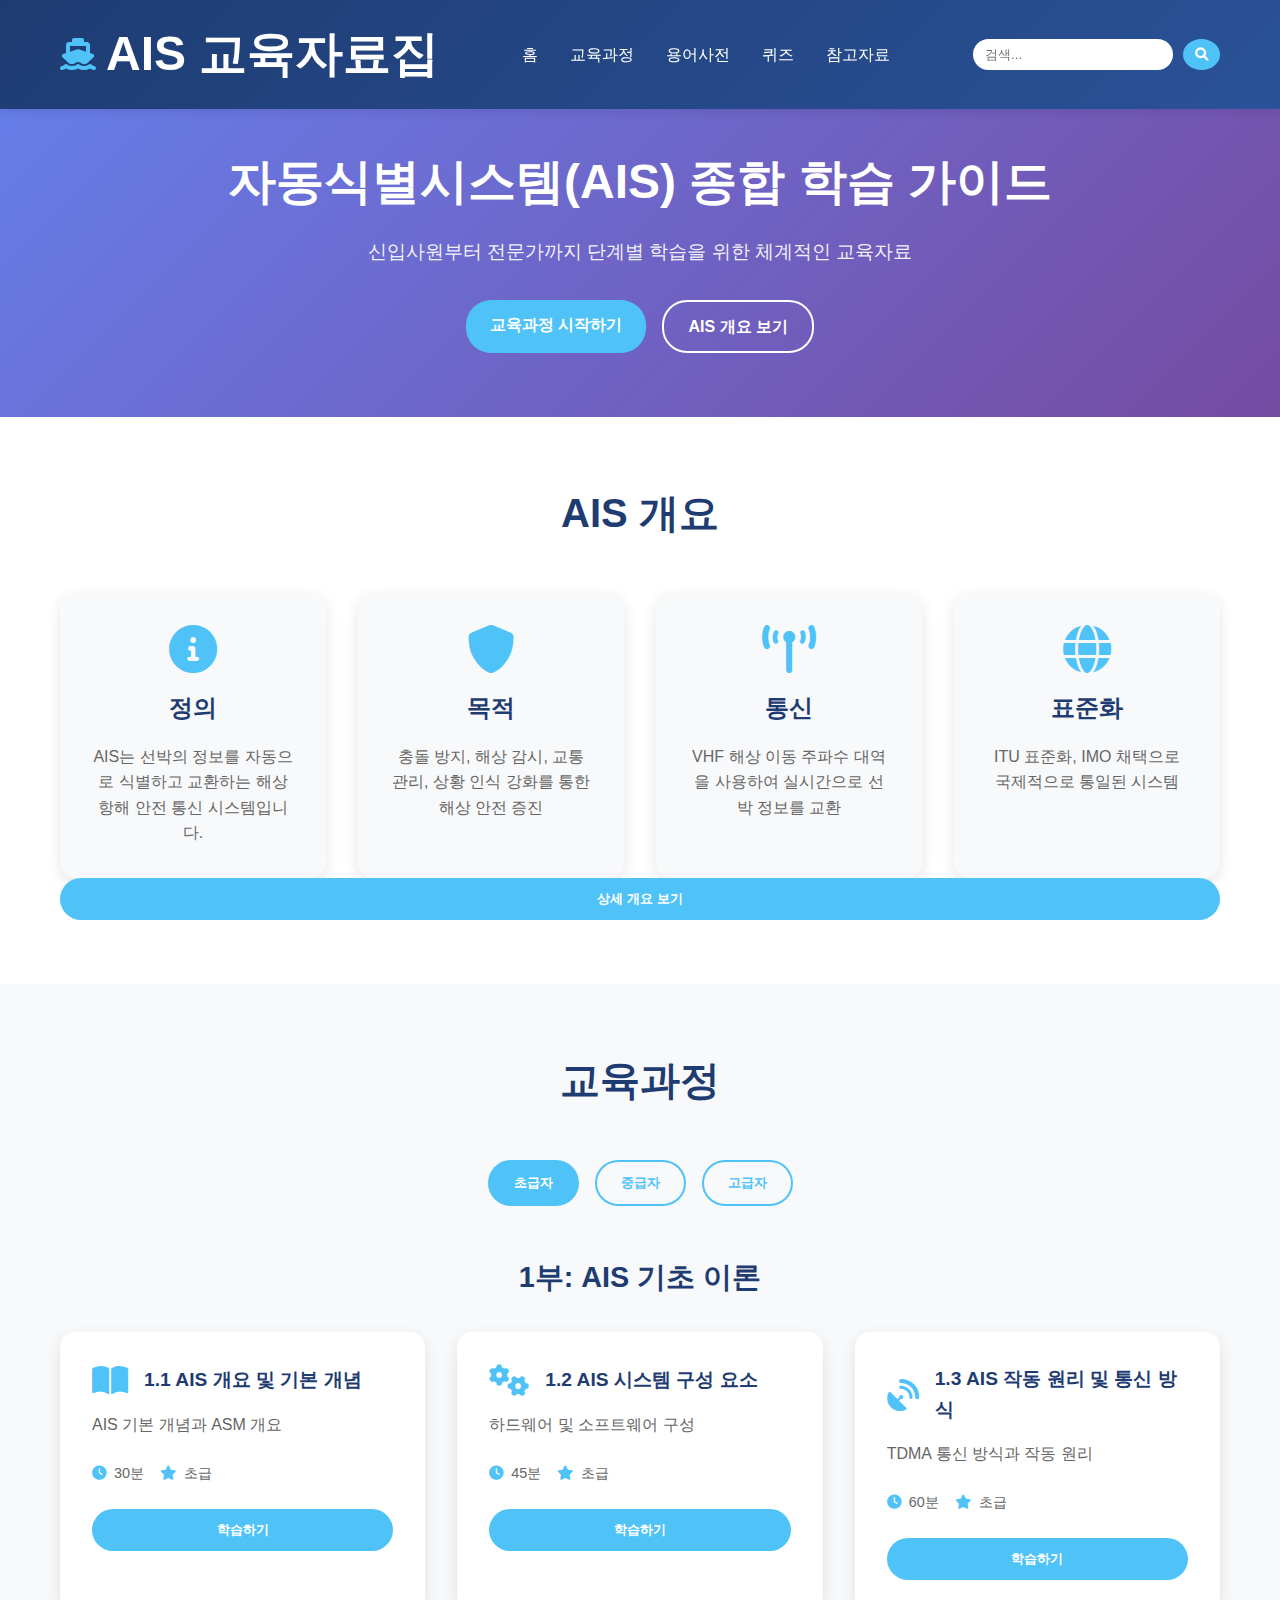
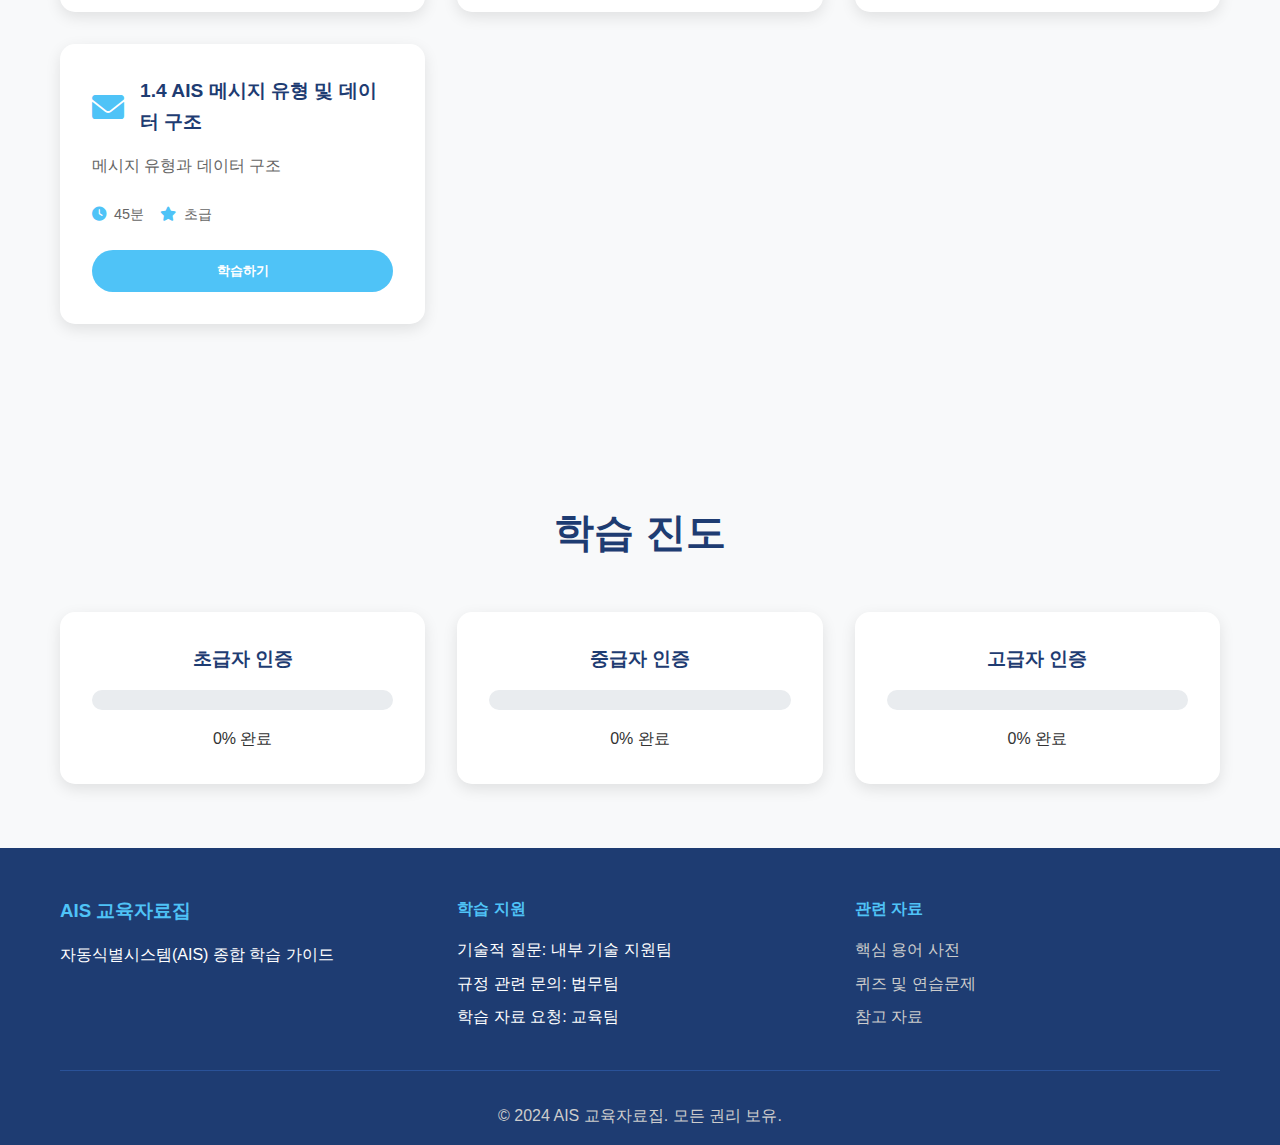
<file: index.html>
<!DOCTYPE html>
<html lang="ko">
<head>
    <meta charset="UTF-8">
    <meta name="viewport" content="width=device-width, initial-scale=1.0">
    <title>AIS 교육자료집 - 자동식별시스템 종합 학습 가이드</title>
    <link rel="stylesheet" href="/styles.css">
    <link href="https://cdnjs.cloudflare.com/ajax/libs/font-awesome/6.0.0/css/all.min.css" rel="stylesheet">
</head>
<body>
    <header class="header">
        <div class="container">
            <div class="header-content">
                <div class="logo">
                    <i class="fas fa-ship"></i>
                    <h1>AIS 교육자료집</h1>
                </div>
                <nav class="nav">
                    <ul>
                        <li><a href="#home">홈</a></li>
                        <li><a href="#curriculum">교육과정</a></li>
                        <li><a href="#glossary">용어사전</a></li>
                        <li><a href="#quiz">퀴즈</a></li>
                        <li><a href="#resources">참고자료</a></li>
                    </ul>
                </nav>
                <div class="search-container">
                    <input type="text" id="searchInput" placeholder="검색...">
                    <button id="searchBtn"><i class="fas fa-search"></i></button>
                </div>
            </div>
        </div>
    </header>

    <main class="main">
        <!-- Hero Section -->
        <section id="home" class="hero">
            <div class="container">
                <div class="hero-content">
                    <h2>자동식별시스템(AIS) 종합 학습 가이드</h2>
                    <p>신입사원부터 전문가까지 단계별 학습을 위한 체계적인 교육자료</p>
                    <div class="hero-buttons">
                        <a href="#curriculum" class="btn btn-primary">교육과정 시작하기</a>
                        <a href="#overview" class="btn btn-secondary">AIS 개요 보기</a>
                    </div>
                </div>
            </div>
        </section>

        <!-- Overview Section -->
        <section id="overview" class="overview">
            <div class="container">
                <h2>AIS 개요</h2>
                <div class="overview-grid">
                    <div class="overview-card">
                        <i class="fas fa-info-circle"></i>
                        <h3>정의</h3>
                        <p>AIS는 선박의 정보를 자동으로 식별하고 교환하는 해상 항해 안전 통신 시스템입니다.</p>
                    </div>
                    <div class="overview-card">
                        <i class="fas fa-shield-alt"></i>
                        <h3>목적</h3>
                        <p>충돌 방지, 해상 감시, 교통 관리, 상황 인식 강화를 통한 해상 안전 증진</p>
                    </div>
                    <div class="overview-card">
                        <i class="fas fa-broadcast-tower"></i>
                        <h3>통신</h3>
                        <p>VHF 해상 이동 주파수 대역을 사용하여 실시간으로 선박 정보를 교환</p>
                    </div>
                    <div class="overview-card">
                        <i class="fas fa-globe"></i>
                        <h3>표준화</h3>
                        <p>ITU 표준화, IMO 채택으로 국제적으로 통일된 시스템</p>
                    </div>
                </div>
                
                <div class="overview-actions">
                    <button class="btn btn-primary course-btn" data-file="overview">상세 개요 보기</button>
                </div>
            </div>
        </section>

        <!-- Curriculum Section -->
        <section id="curriculum" class="curriculum">
            <div class="container">
                <h2>교육과정</h2>
                <div class="curriculum-tabs">
                    <button class="tab-btn active" data-tab="beginner">초급자</button>
                    <button class="tab-btn" data-tab="intermediate">중급자</button>
                    <button class="tab-btn" data-tab="advanced">고급자</button>
                </div>
                
                <div class="tab-content active" id="beginner">
                    <div class="course-section">
                        <h3>1부: AIS 기초 이론</h3>
                        <div class="course-grid">
                            <div class="course-card" data-file="1.1">
                                <div class="course-header">
                                    <i class="fas fa-book-open"></i>
                                    <h4>1.1 AIS 개요 및 기본 개념</h4>
                                </div>
                                <p>AIS 기본 개념과 ASM 개요</p>
                                <div class="course-meta">
                                    <span class="duration"><i class="fas fa-clock"></i> 30분</span>
                                    <span class="level"><i class="fas fa-star"></i> 초급</span>
                                </div>
                                <button class="btn btn-primary course-btn">학습하기</button>
                            </div>
                            
                            <div class="course-card" data-file="1.2">
                                <div class="course-header">
                                    <i class="fas fa-cogs"></i>
                                    <h4>1.2 AIS 시스템 구성 요소</h4>
                                </div>
                                <p>하드웨어 및 소프트웨어 구성</p>
                                <div class="course-meta">
                                    <span class="duration"><i class="fas fa-clock"></i> 45분</span>
                                    <span class="level"><i class="fas fa-star"></i> 초급</span>
                                </div>
                                <button class="btn btn-primary course-btn">학습하기</button>
                            </div>
                            
                            <div class="course-card" data-file="1.3">
                                <div class="course-header">
                                    <i class="fas fa-satellite-dish"></i>
                                    <h4>1.3 AIS 작동 원리 및 통신 방식</h4>
                                </div>
                                <p>TDMA 통신 방식과 작동 원리</p>
                                <div class="course-meta">
                                    <span class="duration"><i class="fas fa-clock"></i> 60분</span>
                                    <span class="level"><i class="fas fa-star"></i> 초급</span>
                                </div>
                                <button class="btn btn-primary course-btn">학습하기</button>
                            </div>
                            
                            <div class="course-card" data-file="1.4">
                                <div class="course-header">
                                    <i class="fas fa-envelope"></i>
                                    <h4>1.4 AIS 메시지 유형 및 데이터 구조</h4>
                                </div>
                                <p>메시지 유형과 데이터 구조</p>
                                <div class="course-meta">
                                    <span class="duration"><i class="fas fa-clock"></i> 45분</span>
                                    <span class="level"><i class="fas fa-star"></i> 초급</span>
                                </div>
                                <button class="btn btn-primary course-btn">학습하기</button>
                            </div>
                        </div>
                    </div>
                </div>
                
                <div class="tab-content" id="intermediate">
                    <div class="course-section">
                        <h3>2부: AIS 규정 및 표준</h3>
                        <div class="course-grid">
                            <div class="course-card" data-file="2.1">
                                <div class="course-header">
                                    <i class="fas fa-balance-scale"></i>
                                    <h4>2.1 국제 규정 및 표준</h4>
                                </div>
                                <p>IMO, ITU, IALA, IEC 표준</p>
                                <div class="course-meta">
                                    <span class="duration"><i class="fas fa-clock"></i> 40분</span>
                                    <span class="level"><i class="fas fa-star"></i> 중급</span>
                                </div>
                                <button class="btn btn-primary course-btn">학습하기</button>
                            </div>
                            
                            <div class="course-card" data-file="2.2">
                                <div class="course-header">
                                    <i class="fas fa-flag"></i>
                                    <h4>2.2 국내 규정 및 법령</h4>
                                </div>
                                <p>국내 AIS 관련 법령</p>
                                <div class="course-meta">
                                    <span class="duration"><i class="fas fa-clock"></i> 30분</span>
                                    <span class="level"><i class="fas fa-star"></i> 중급</span>
                                </div>
                                <button class="btn btn-primary course-btn">학습하기</button>
                            </div>
                            
                            <div class="course-card" data-file="2.3">
                                <div class="course-header">
                                    <i class="fas fa-list-check"></i>
                                    <h4>2.3 AIS 설치 의무 대상</h4>
                                </div>
                                <p>설치 의무 대상 선박</p>
                                <div class="course-meta">
                                    <span class="duration"><i class="fas fa-clock"></i> 25분</span>
                                    <span class="level"><i class="fas fa-star"></i> 중급</span>
                                </div>
                                <button class="btn btn-primary course-btn">학습하기</button>
                            </div>
                        </div>
                    </div>
                    
                    <div class="course-section">
                        <h3>3부: AIS 데이터 처리 및 분석</h3>
                        <div class="course-grid">
                            <div class="course-card" data-file="3.1">
                                <div class="course-header">
                                    <i class="fas fa-database"></i>
                                    <h4>3.1 AIS 데이터 전처리</h4>
                                </div>
                                <p>데이터 전처리 방법</p>
                                <div class="course-meta">
                                    <span class="duration"><i class="fas fa-clock"></i> 60분</span>
                                    <span class="level"><i class="fas fa-star"></i> 중급</span>
                                </div>
                                <button class="btn btn-primary course-btn">학습하기</button>
                            </div>
                            
                            <div class="course-card" data-file="3.2">
                                <div class="course-header">
                                    <i class="fas fa-chart-line"></i>
                                    <h4>3.2 데이터 품질 관리</h4>
                                </div>
                                <p>데이터 품질 관리 방법</p>
                                <div class="course-meta">
                                    <span class="duration"><i class="fas fa-clock"></i> 45분</span>
                                    <span class="level"><i class="fas fa-star"></i> 중급</span>
                                </div>
                                <button class="btn btn-primary course-btn">학습하기</button>
                            </div>
                            
                            <div class="course-card" data-file="3.3">
                                <div class="course-header">
                                    <i class="fas fa-brain"></i>
                                    <h4>3.3 기계학습 및 AI 활용</h4>
                                </div>
                                <p>AI/ML을 활용한 데이터 분석</p>
                                <div class="course-meta">
                                    <span class="duration"><i class="fas fa-clock"></i> 90분</span>
                                    <span class="level"><i class="fas fa-star"></i> 중급</span>
                                </div>
                                <button class="btn btn-primary course-btn">학습하기</button>
                            </div>
                        </div>
                    </div>
                </div>
                
                <div class="tab-content" id="advanced">
                    <div class="course-section">
                        <h3>4부: AIS 활용 분야</h3>
                        <div class="course-grid">
                            <div class="course-card" data-file="4.1">
                                <div class="course-header">
                                    <i class="fas fa-shield-alt"></i>
                                    <h4>4.1 해상 안전 및 보안</h4>
                                </div>
                                <p>해상 안전 시스템</p>
                                <div class="course-meta">
                                    <span class="duration"><i class="fas fa-clock"></i> 50분</span>
                                    <span class="level"><i class="fas fa-star"></i> 고급</span>
                                </div>
                                <button class="btn btn-primary course-btn">학습하기</button>
                            </div>
                            
                            <div class="course-card" data-file="4.2">
                                <div class="course-header">
                                    <i class="fas fa-traffic-light"></i>
                                    <h4>4.2 해상 교통 관제</h4>
                                </div>
                                <p>VTS 및 교통 관제</p>
                                <div class="course-meta">
                                    <span class="duration"><i class="fas fa-clock"></i> 40분</span>
                                    <span class="level"><i class="fas fa-star"></i> 고급</span>
                                </div>
                                <button class="btn btn-primary course-btn">학습하기</button>
                            </div>
                            
                            <div class="course-card" data-file="4.3">
                                <div class="course-header">
                                    <i class="fas fa-robot"></i>
                                    <h4>4.3 지능형 해상 시스템</h4>
                                </div>
                                <p>자율운항 및 신기술</p>
                                <div class="course-meta">
                                    <span class="duration"><i class="fas fa-clock"></i> 60분</span>
                                    <span class="level"><i class="fas fa-star"></i> 고급</span>
                                </div>
                                <button class="btn btn-primary course-btn">학습하기</button>
                            </div>
                        </div>
                    </div>
                    
                    <div class="course-section">
                        <h3>5부: 실습 및 평가</h3>
                        <div class="course-grid">
                            <div class="course-card" data-file="5.1">
                                <div class="course-header">
                                    <i class="fas fa-question-circle"></i>
                                    <h4>5.1 퀴즈 및 연습문제</h4>
                                </div>
                                <p>학습 평가 문제</p>
                                <div class="course-meta">
                                    <span class="duration"><i class="fas fa-clock"></i> 60분</span>
                                    <span class="level"><i class="fas fa-star"></i> 고급</span>
                                </div>
                                <button class="btn btn-primary course-btn">학습하기</button>
                            </div>
                            
                            <div class="course-card" data-file="5.2">
                                <div class="course-header">
                                    <i class="fas fa-book"></i>
                                    <h4>5.2 핵심 용어 사전</h4>
                                </div>
                                <p>AIS 관련 용어 정리</p>
                                <div class="course-meta">
                                    <span class="duration"><i class="fas fa-clock"></i> 30분</span>
                                    <span class="level"><i class="fas fa-star"></i> 고급</span>
                                </div>
                                <button class="btn btn-primary course-btn">학습하기</button>
                            </div>
                            
                            <div class="course-card" data-file="5.3">
                                <div class="course-header">
                                    <i class="fas fa-link"></i>
                                    <h4>5.3 참고 자료 및 링크</h4>
                                </div>
                                <p>추가 학습 자료</p>
                                <div class="course-meta">
                                    <span class="duration"><i class="fas fa-clock"></i> 20분</span>
                                    <span class="level"><i class="fas fa-star"></i> 고급</span>
                                </div>
                                <button class="btn btn-primary course-btn">학습하기</button>
                            </div>
                        </div>
                    </div>
                </div>
            </div>
        </section>

        <!-- Content Display Area -->
        <section id="content" class="content">
            <div class="container">
                <div class="content-header">
                    <button id="backBtn" class="btn btn-secondary">
                        <i class="fas fa-arrow-left"></i> 뒤로가기
                    </button>
                    <h2 id="contentTitle">콘텐츠 제목</h2>
                </div>
                <div id="contentBody" class="content-body">
                    <p>콘텐츠를 선택해주세요.</p>
                </div>
            </div>
        </section>

        <!-- Progress Section -->
        <section id="progress" class="progress">
            <div class="container">
                <h2>학습 진도</h2>
                <div class="progress-grid">
                    <div class="progress-card">
                        <h3>초급자 인증</h3>
                        <div class="progress-bar">
                            <div class="progress-fill" style="width: 0%"></div>
                        </div>
                        <p>0% 완료</p>
                    </div>
                    <div class="progress-card">
                        <h3>중급자 인증</h3>
                        <div class="progress-bar">
                            <div class="progress-fill" style="width: 0%"></div>
                        </div>
                        <p>0% 완료</p>
                    </div>
                    <div class="progress-card">
                        <h3>고급자 인증</h3>
                        <div class="progress-bar">
                            <div class="progress-fill" style="width: 0%"></div>
                        </div>
                        <p>0% 완료</p>
                    </div>
                </div>
            </div>
        </section>
    </main>

    <footer class="footer">
        <div class="container">
            <div class="footer-content">
                <div class="footer-section">
                    <h3>AIS 교육자료집</h3>
                    <p>자동식별시스템(AIS) 종합 학습 가이드</p>
                </div>
                <div class="footer-section">
                    <h4>학습 지원</h4>
                    <ul>
                        <li>기술적 질문: 내부 기술 지원팀</li>
                        <li>규정 관련 문의: 법무팀</li>
                        <li>학습 자료 요청: 교육팀</li>
                    </ul>
                </div>
                <div class="footer-section">
                    <h4>관련 자료</h4>
                    <ul>
                        <li><a href="#glossary">핵심 용어 사전</a></li>
                        <li><a href="#quiz">퀴즈 및 연습문제</a></li>
                        <li><a href="#resources">참고 자료</a></li>
                    </ul>
                </div>
            </div>
            <div class="footer-bottom">
                <p>&copy; 2024 AIS 교육자료집. 모든 권리 보유.</p>
            </div>
        </div>
    </footer>

    <script src="/script.js"></script>
</body>
</html>
</file>
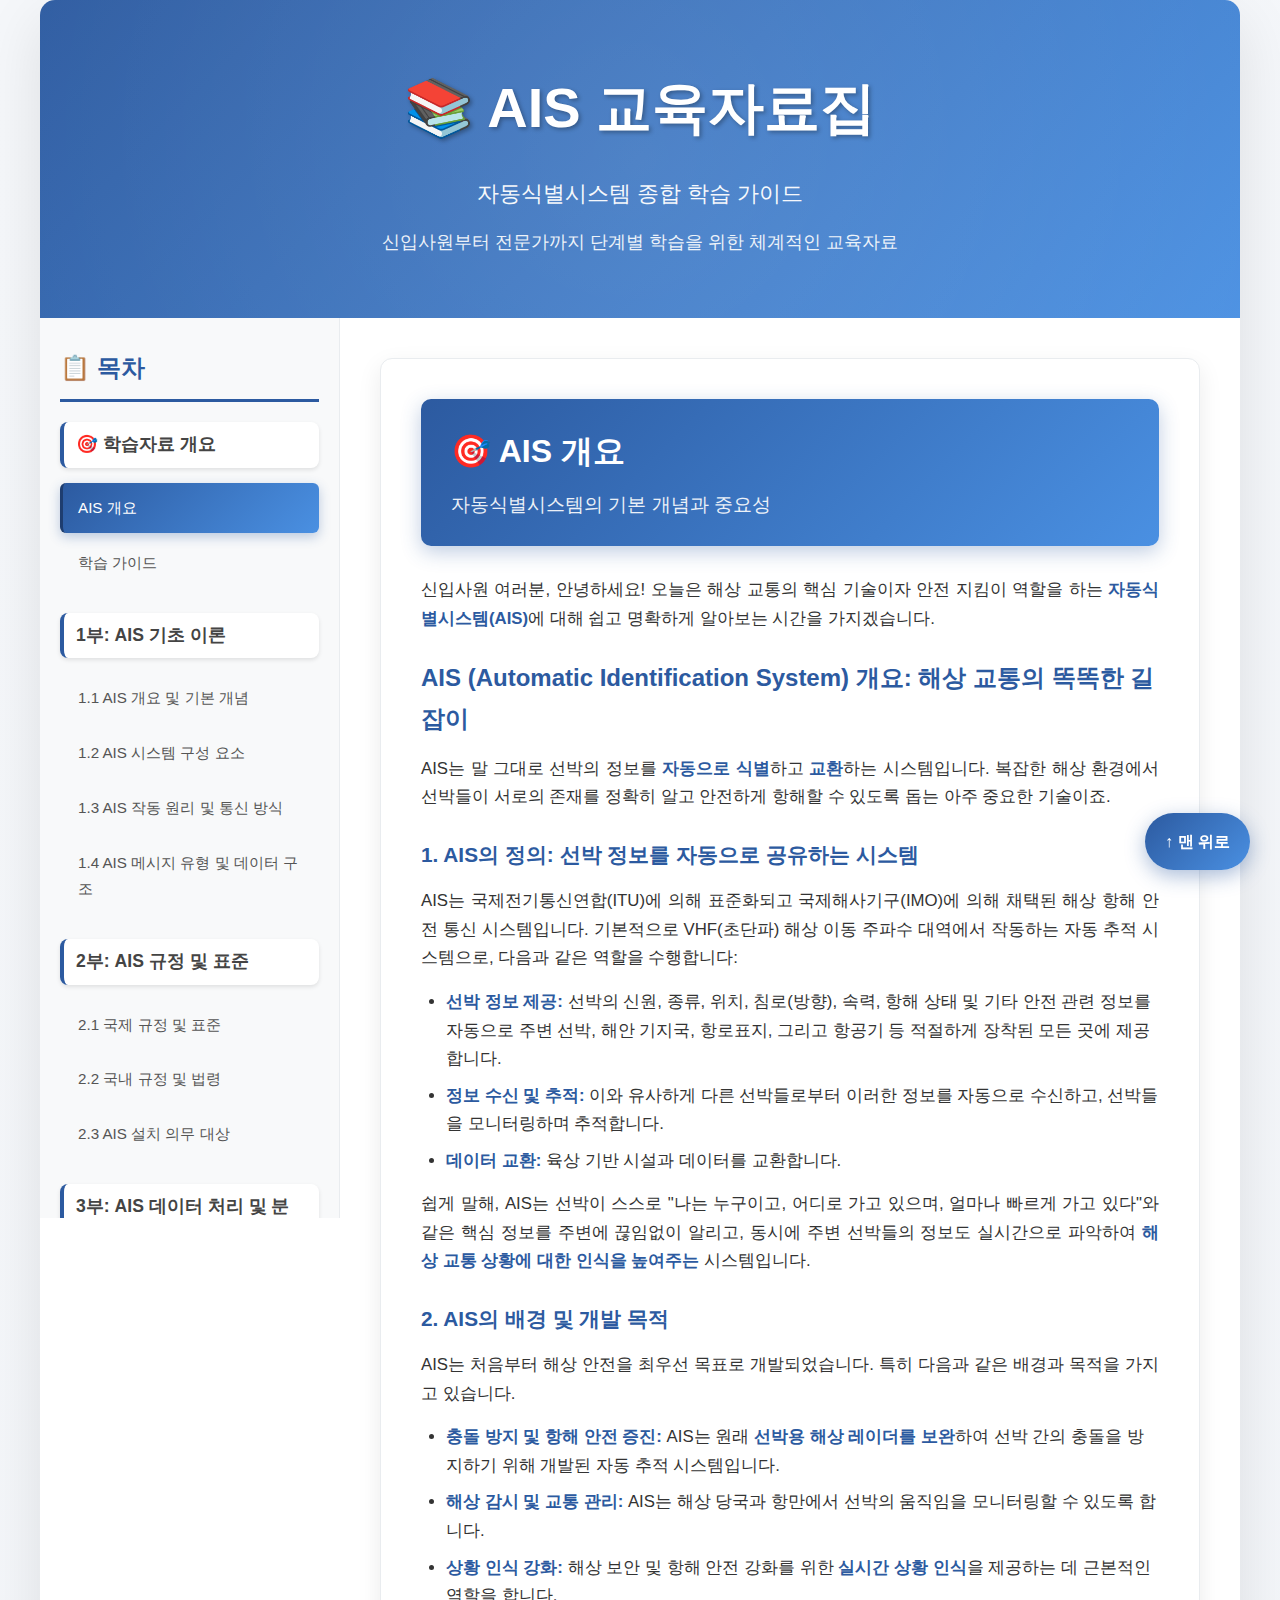
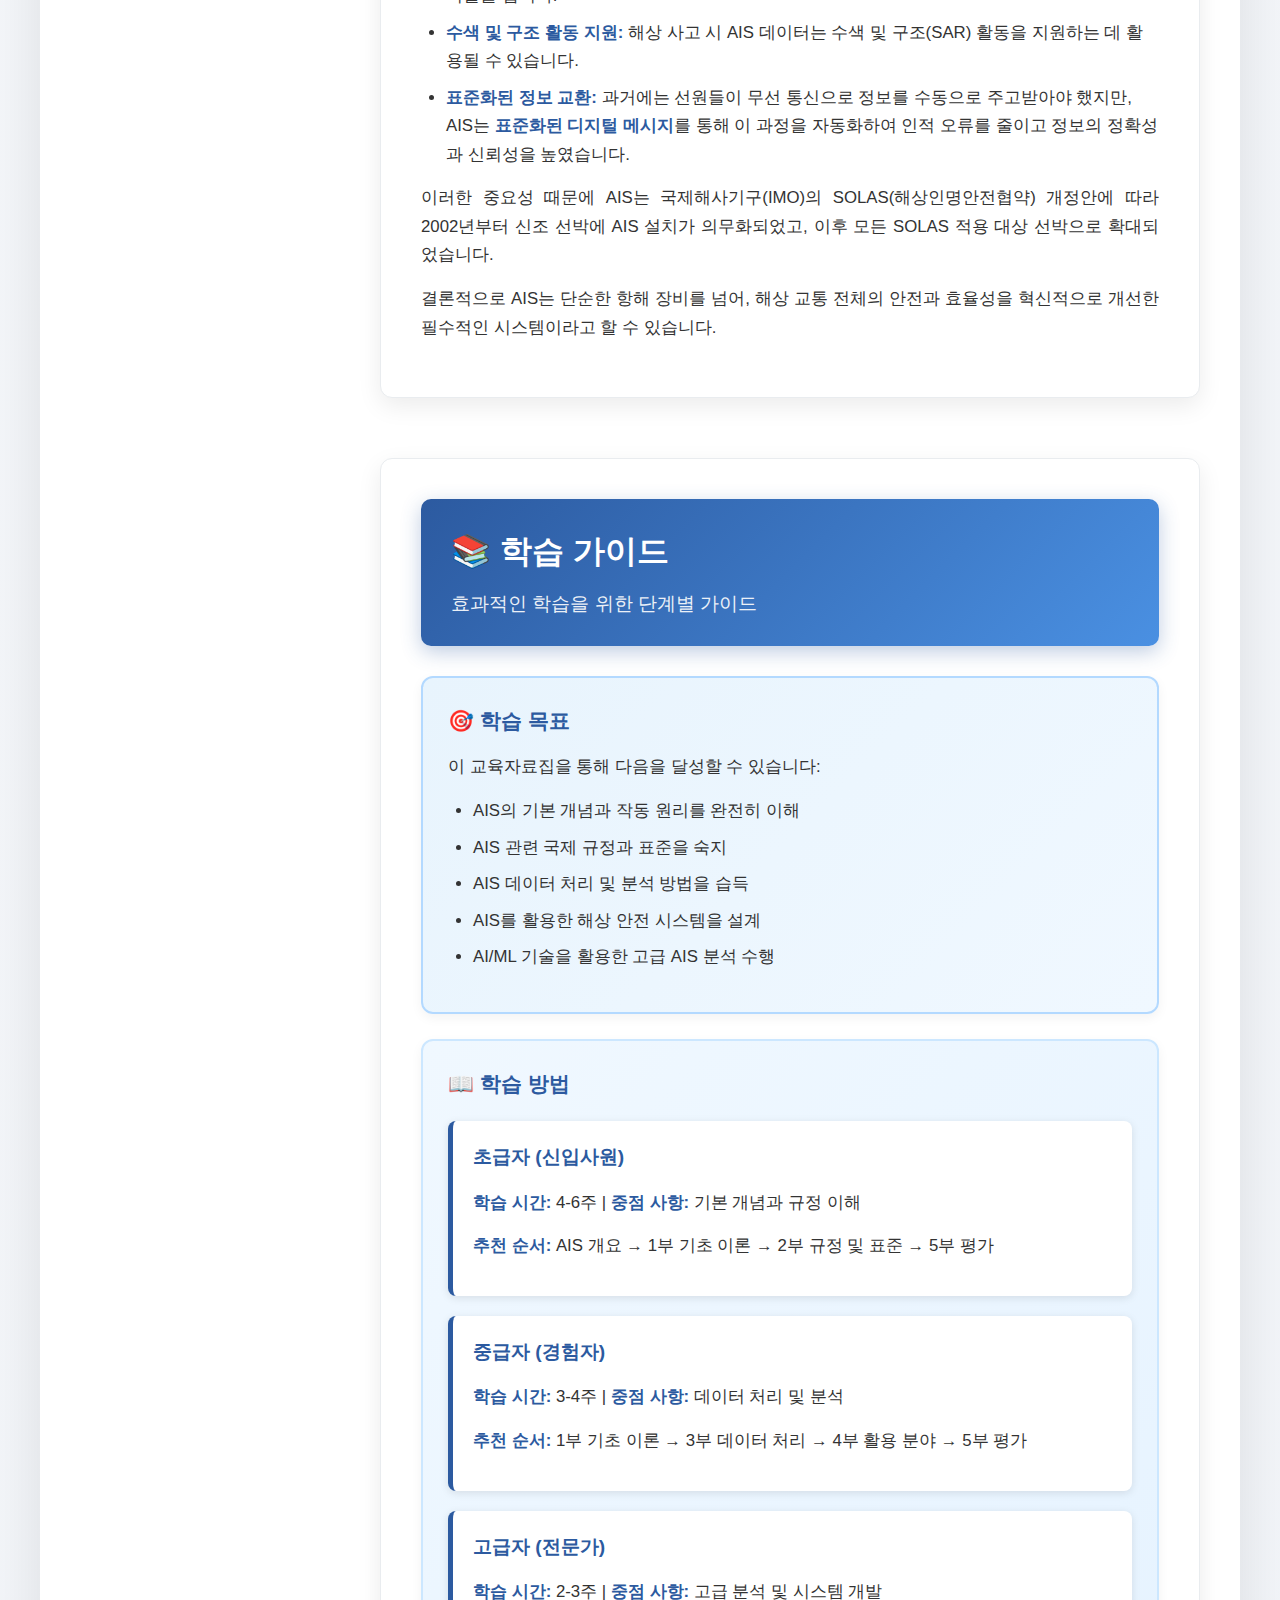
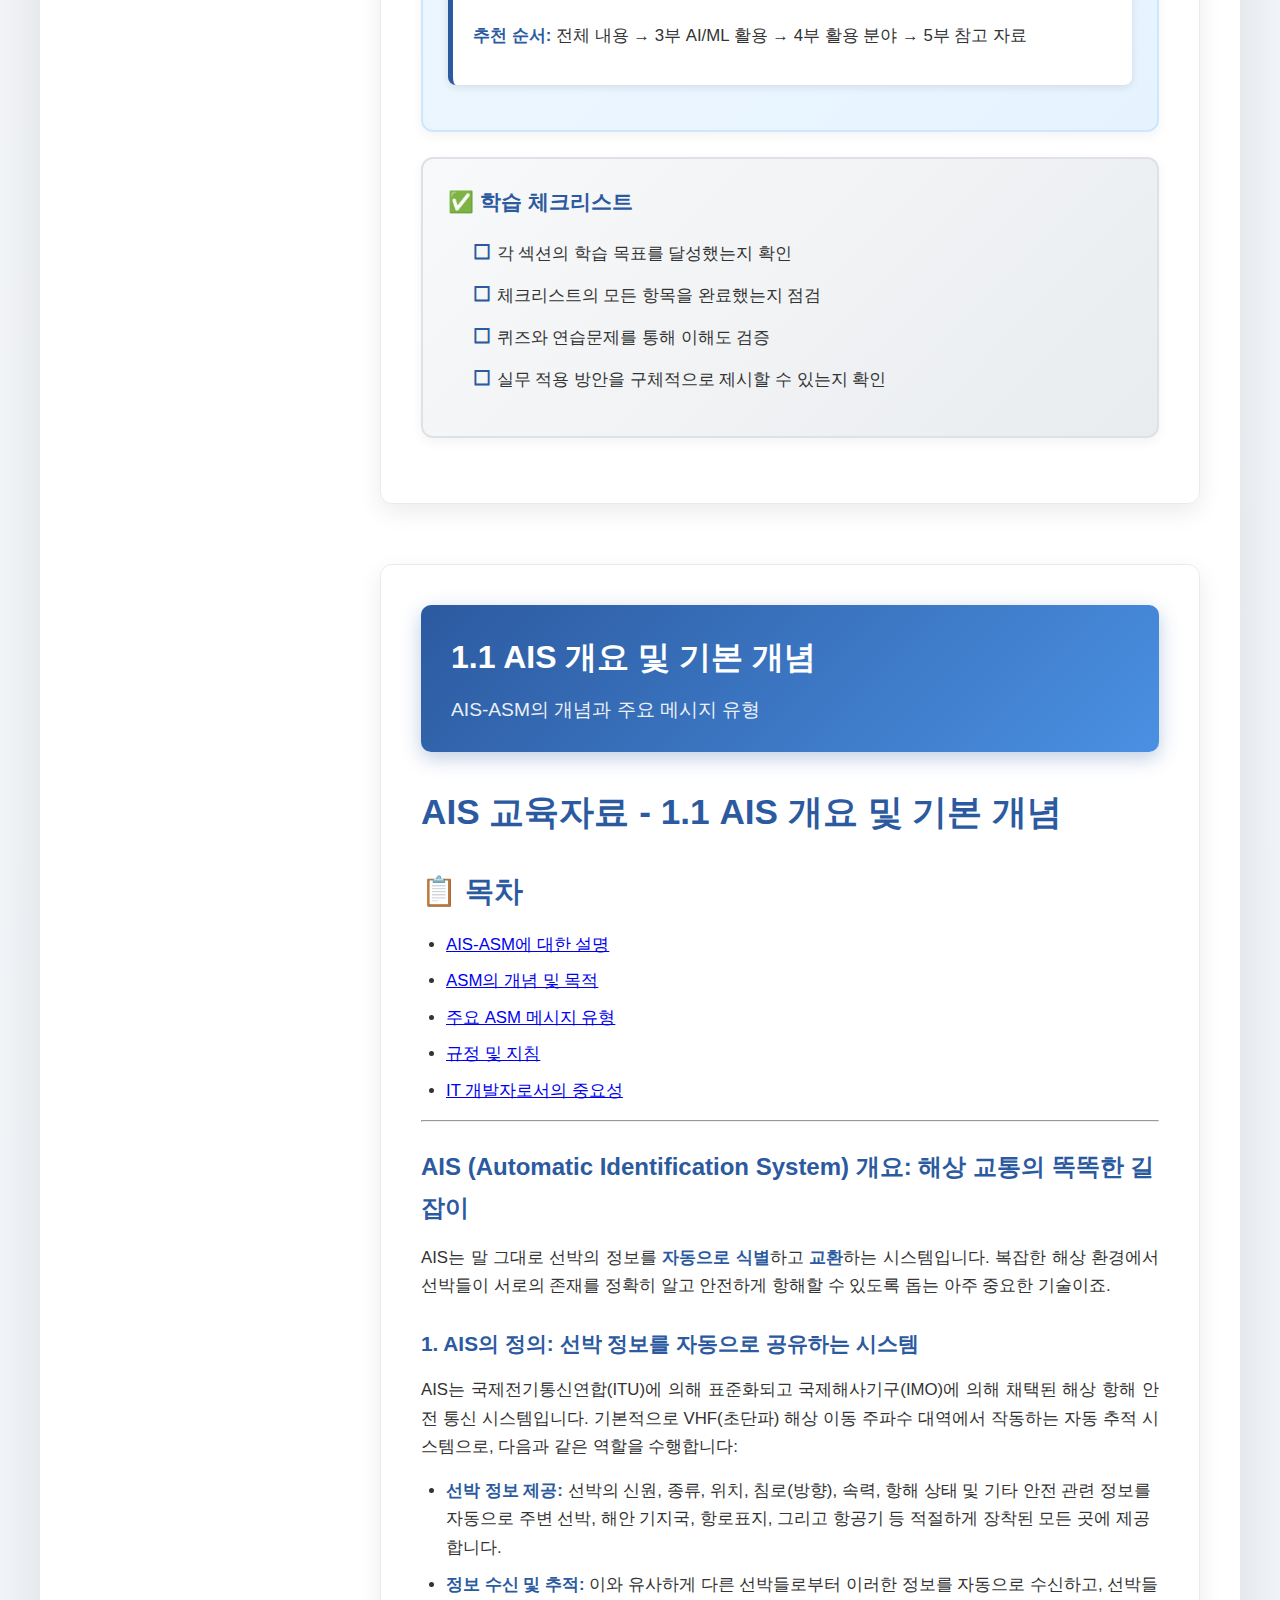
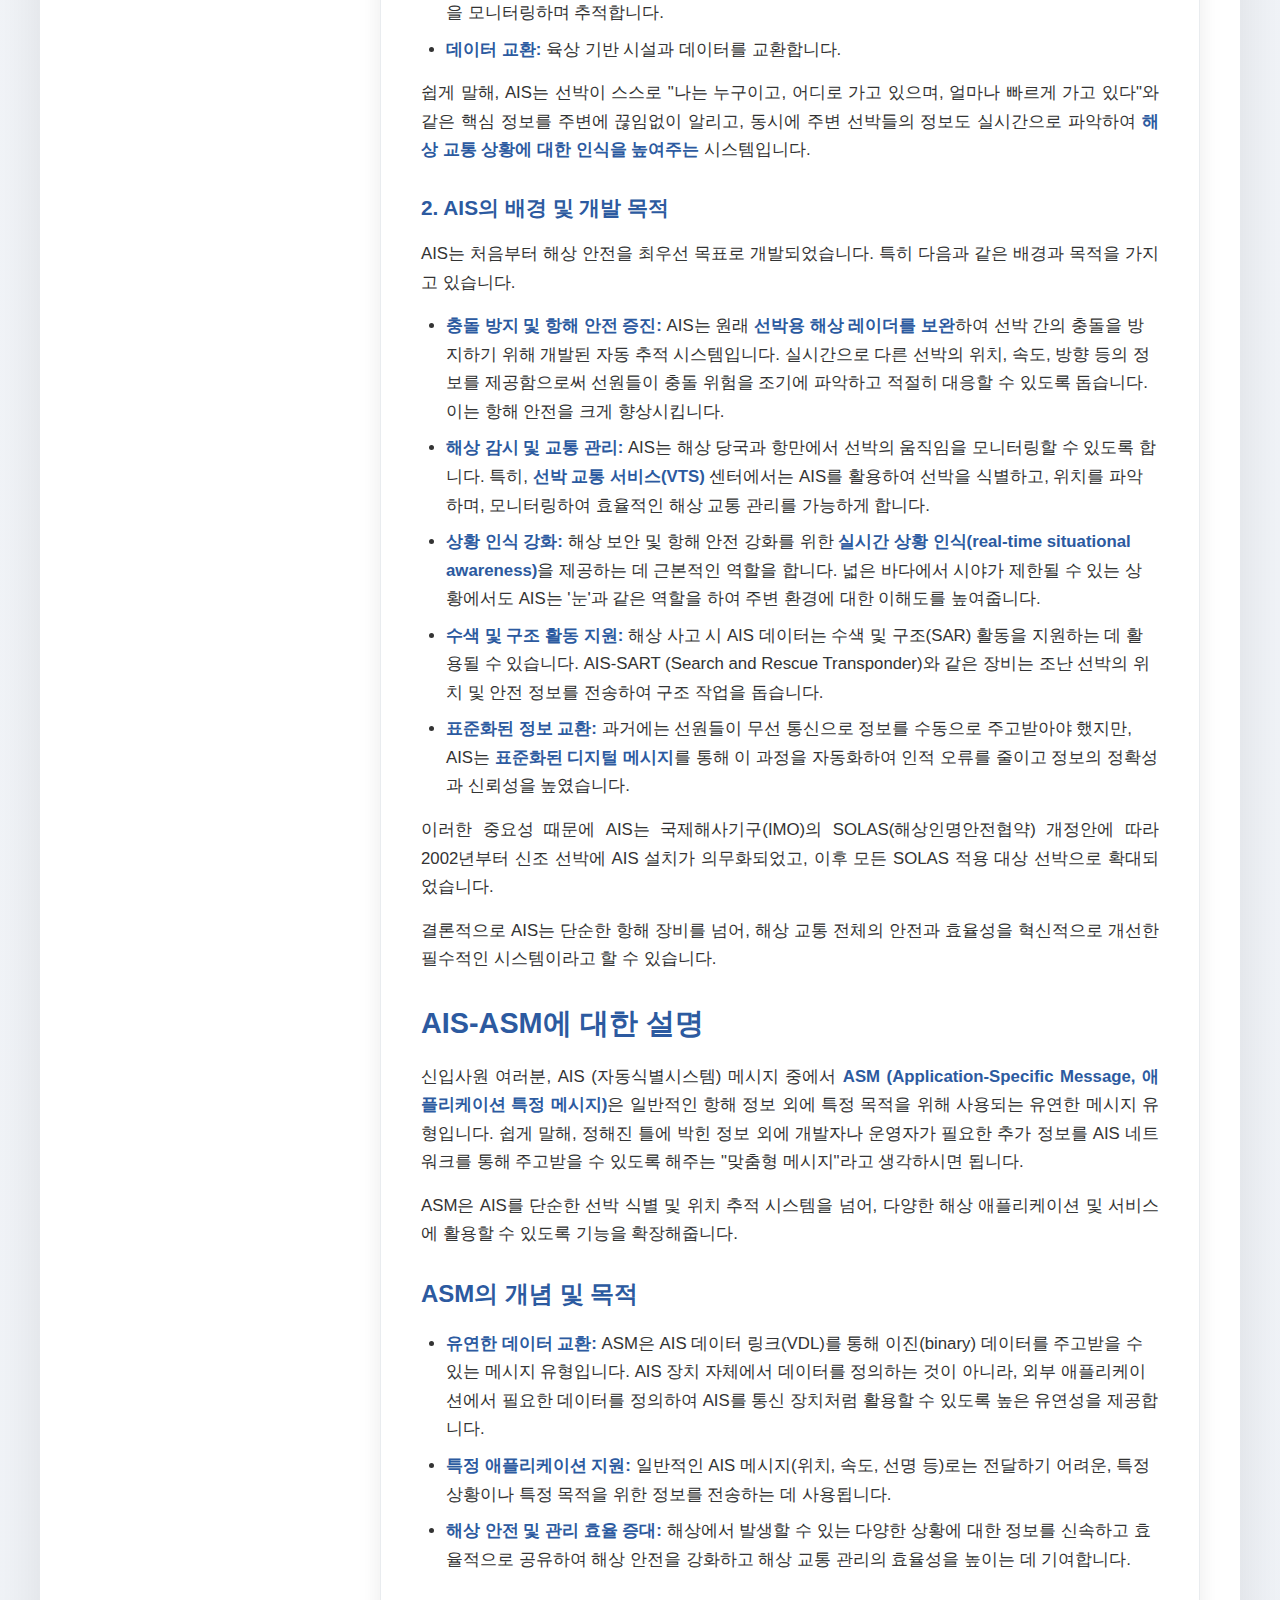
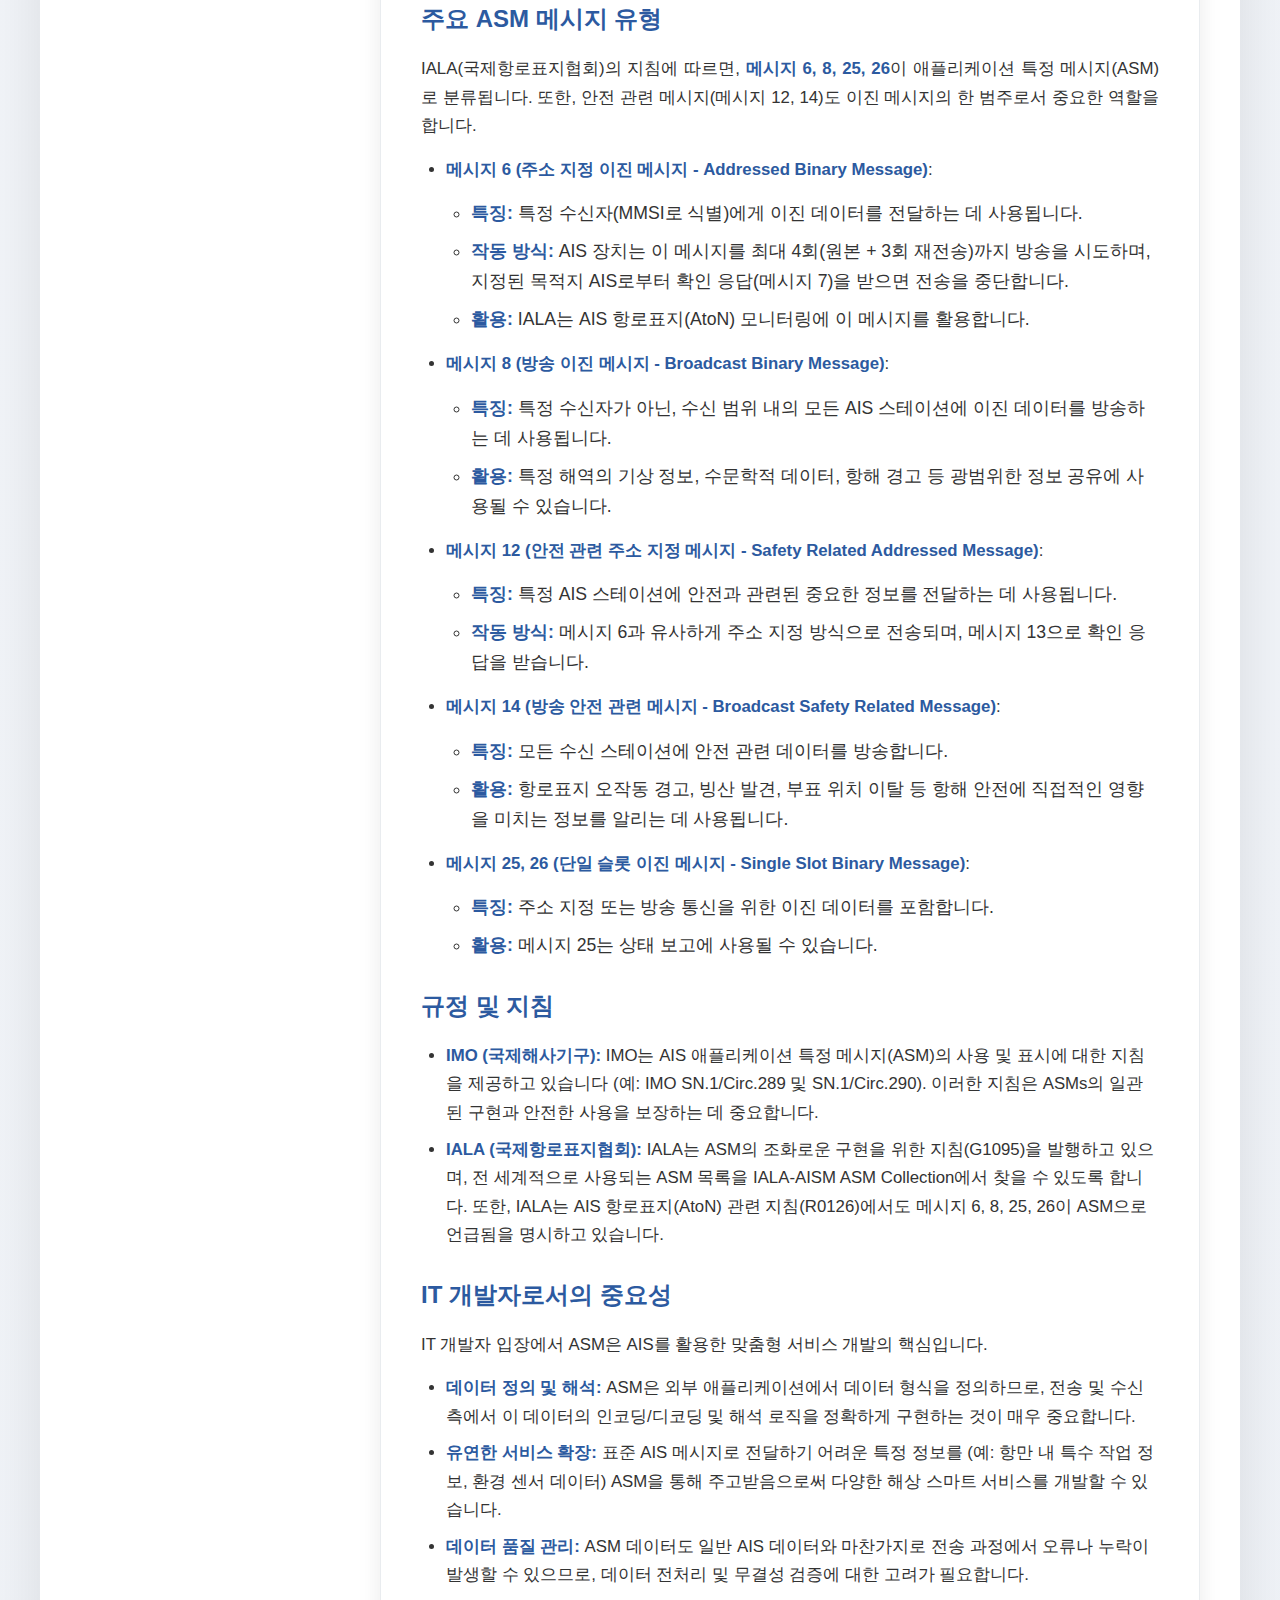
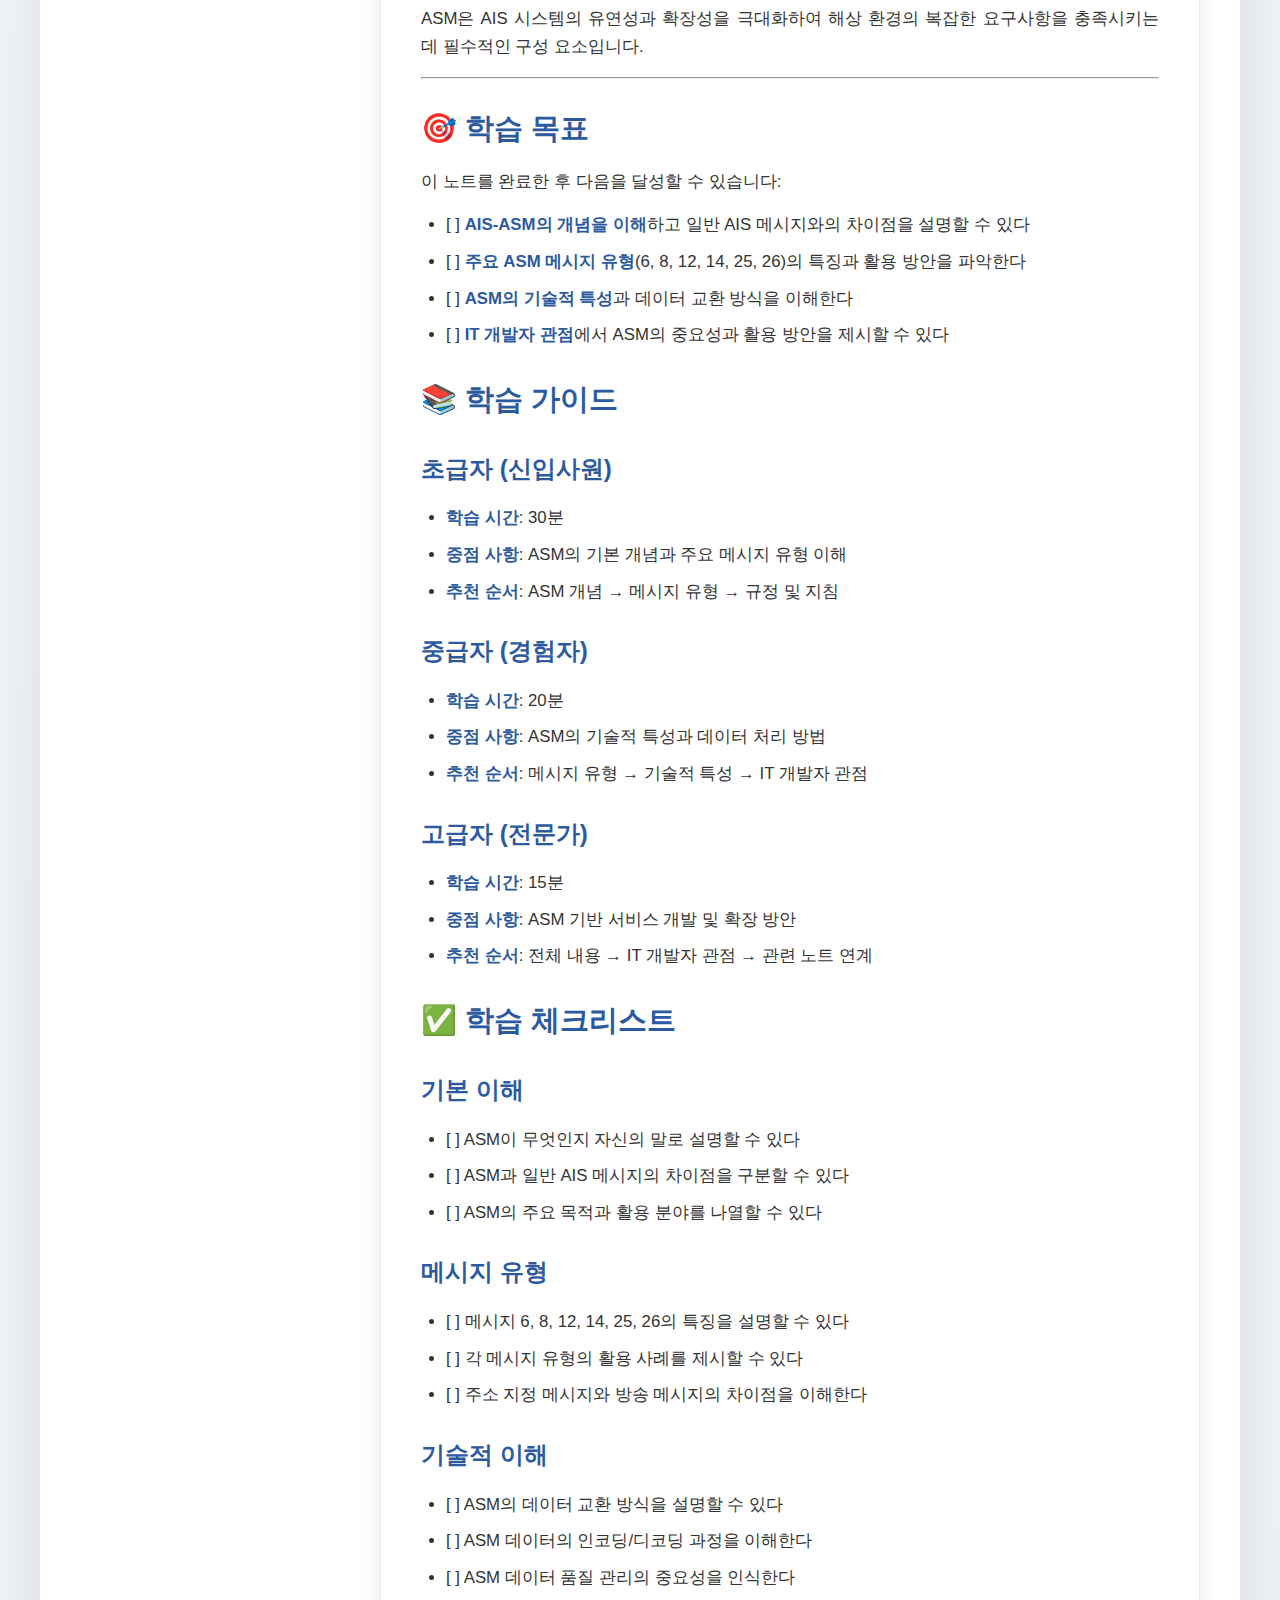
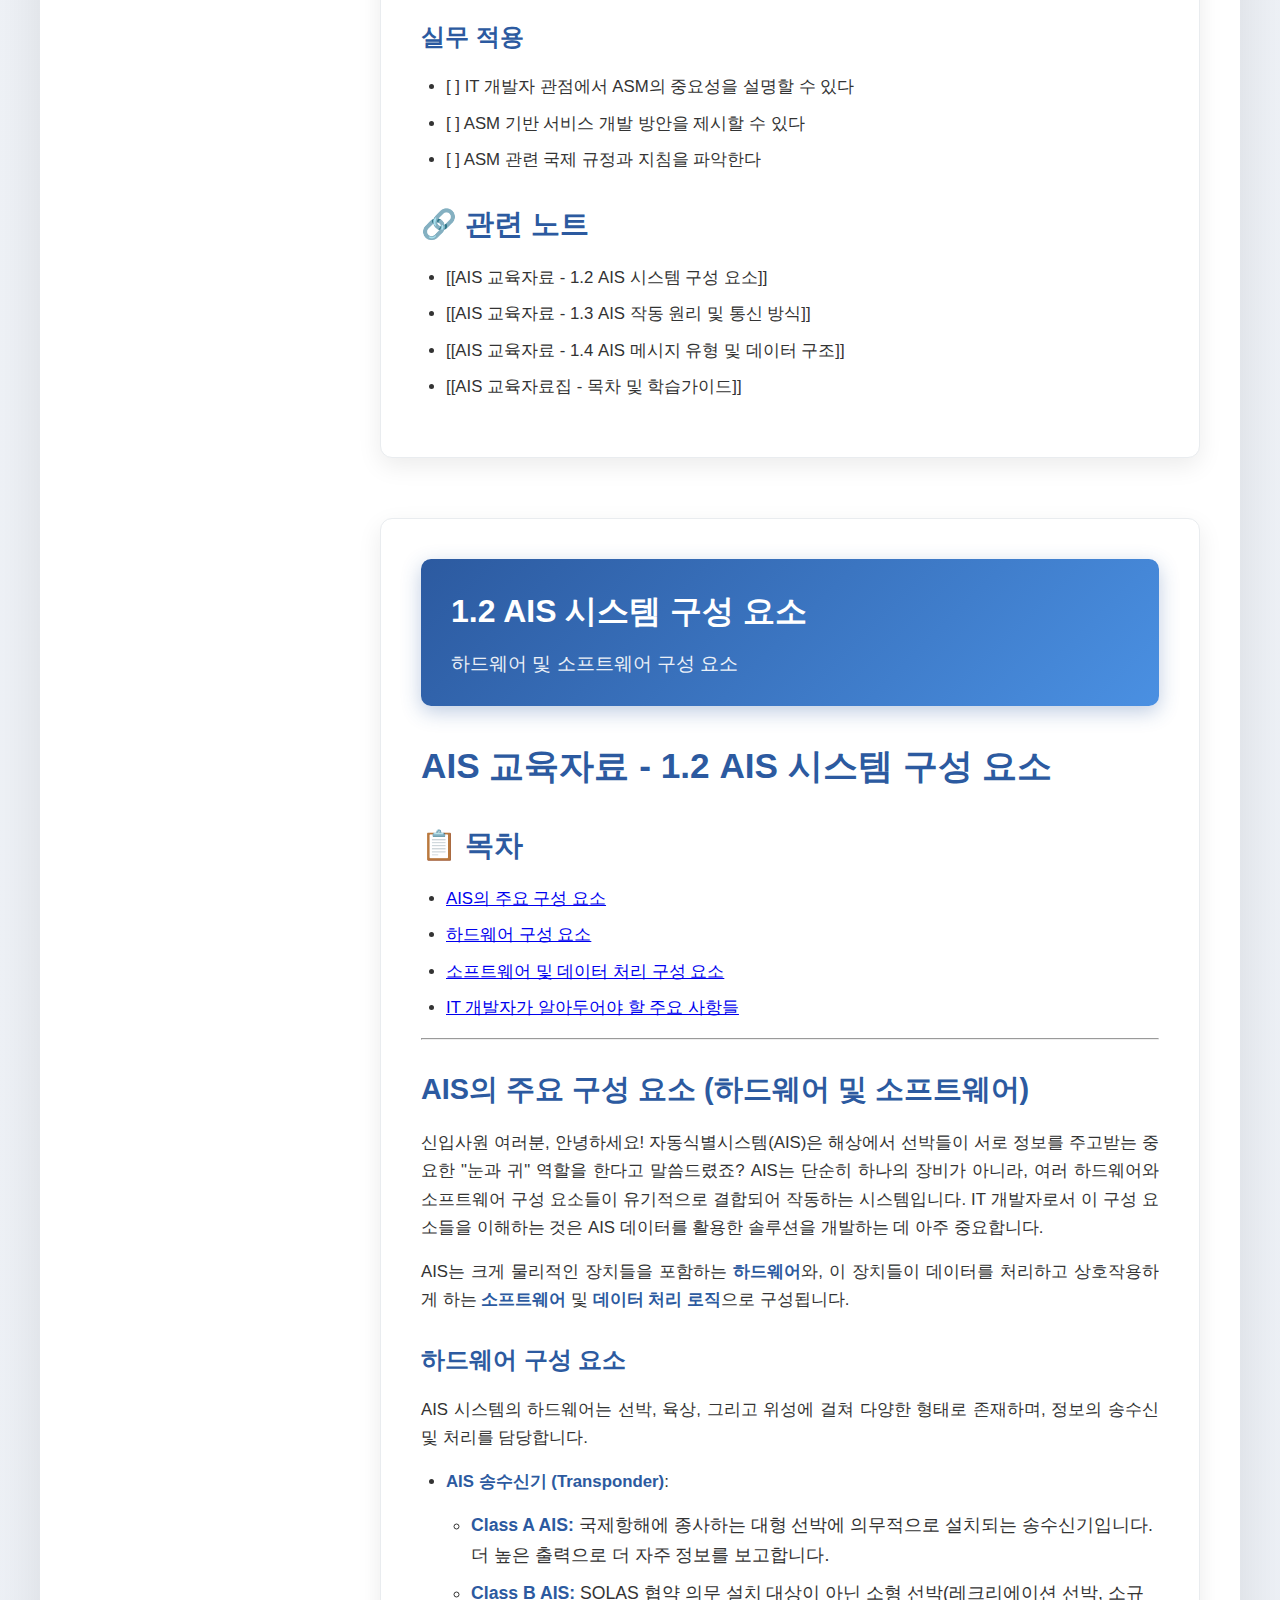
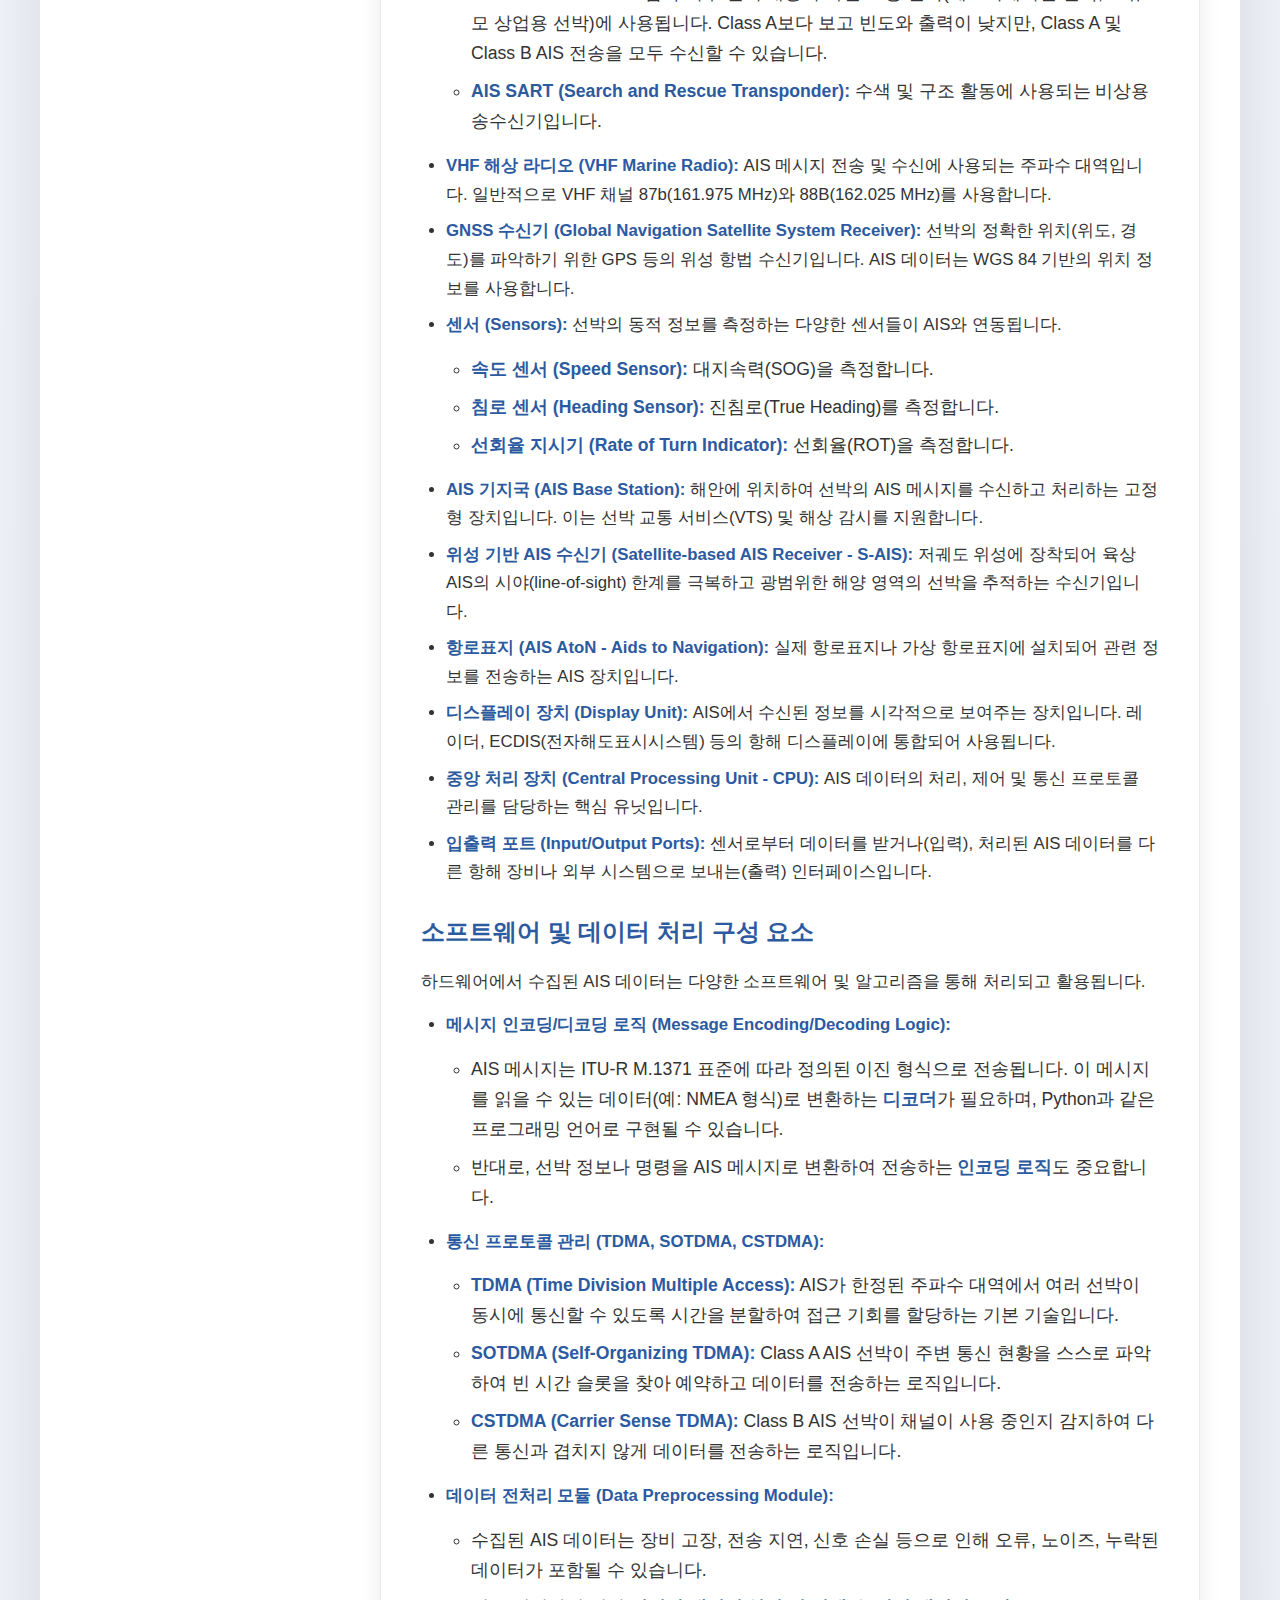
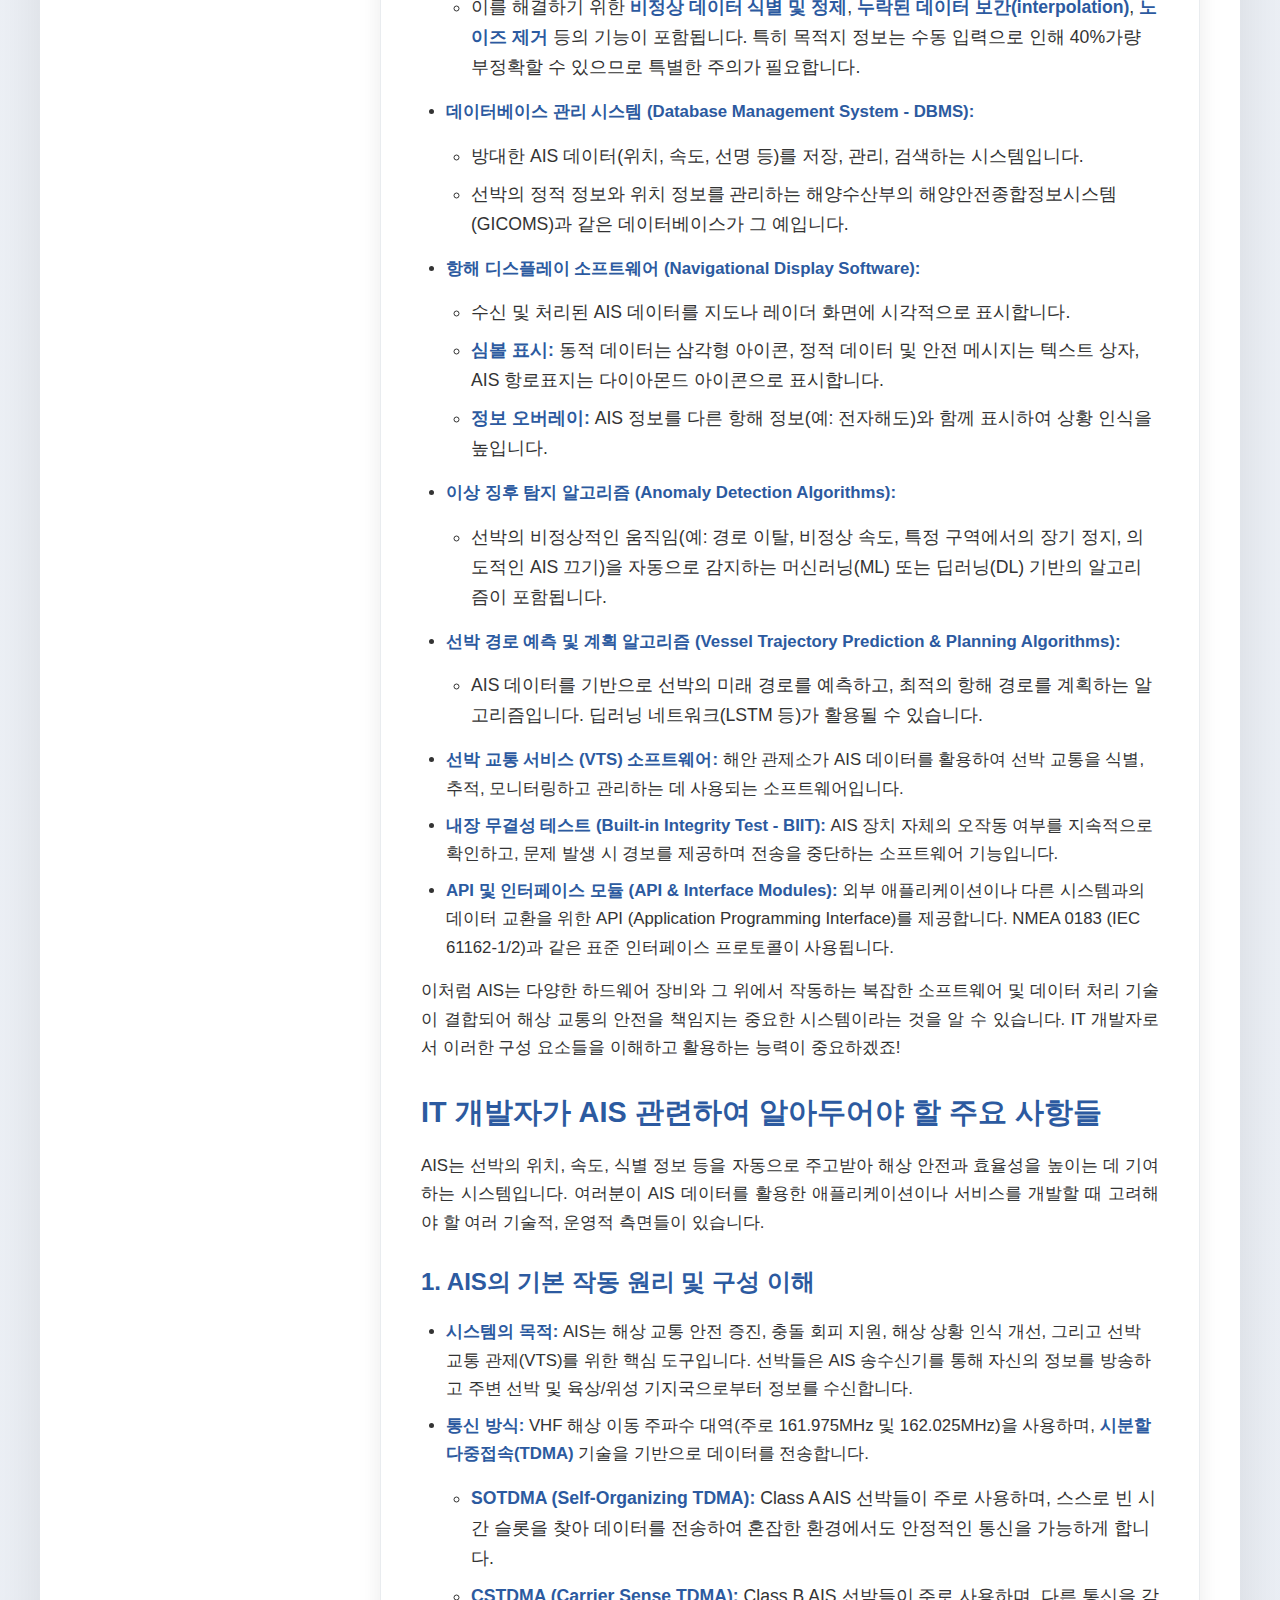
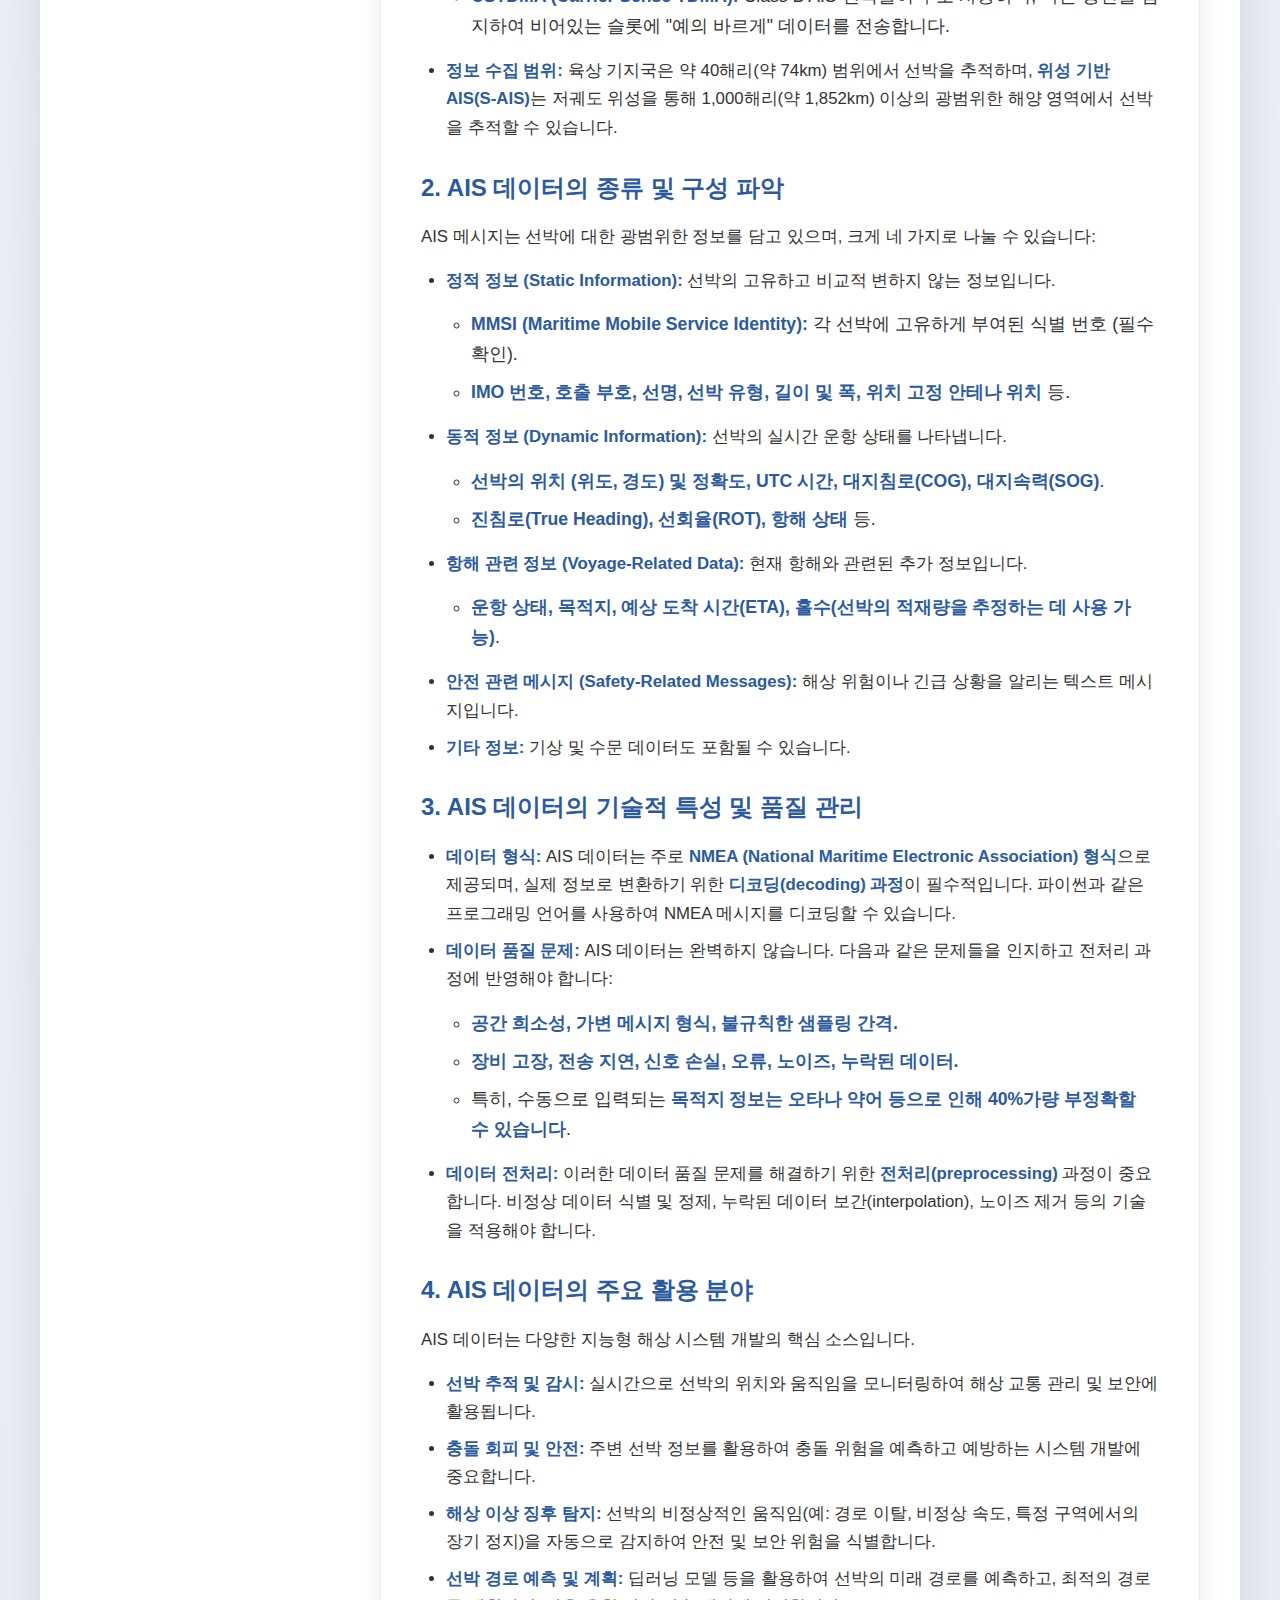
<file: AIS 교육자료집 완성 웹버전.html>
<!DOCTYPE html>
<html lang="ko">
<head>
    <meta charset="UTF-8">
    <meta name="viewport" content="width=device-width, initial-scale=1.0">
    <title>AIS 교육자료집 - 종합 학습 가이드</title>
    <style>
        * {
            margin: 0;
            padding: 0;
            box-sizing: border-box;
        }
        
        body {
            font-family: 'Malgun Gothic', '맑은 고딕', 'Apple SD Gothic Neo', 'Noto Sans KR', sans-serif;
            line-height: 1.7;
            color: #333;
            background: linear-gradient(135deg, #f5f7fa 0%, #c3cfe2 100%);
            min-height: 100vh;
        }
        
        .container {
            max-width: 1200px;
            margin: 0 auto;
            background: white;
            box-shadow: 0 20px 60px rgba(0,0,0,0.1);
            border-radius: 15px;
            overflow: hidden;
        }
        
        .header {
            background: linear-gradient(135deg, #2c5aa0 0%, #4a90e2 100%);
            color: white;
            padding: 60px 40px;
            text-align: center;
            position: relative;
            overflow: hidden;
        }
        
        .header::before {
            content: '';
            position: absolute;
            top: -50%;
            left: -50%;
            width: 200%;
            height: 200%;
            background: radial-gradient(circle, rgba(255,255,255,0.1) 0%, transparent 70%);
            animation: float 6s ease-in-out infinite;
        }
        
        @keyframes float {
            0%, 100% { transform: translateY(0px) rotate(0deg); }
            50% { transform: translateY(-20px) rotate(180deg); }
        }
        
        .header h1 {
            font-size: 3.5em;
            margin-bottom: 20px;
            text-shadow: 2px 2px 4px rgba(0,0,0,0.3);
            position: relative;
            z-index: 1;
        }
        
        .header .subtitle {
            font-size: 1.4em;
            margin-bottom: 15px;
            opacity: 0.95;
            position: relative;
            z-index: 1;
        }
        
        .header .description {
            font-size: 1.1em;
            opacity: 0.9;
            position: relative;
            z-index: 1;
        }
        
        .main-content {
            display: flex;
            min-height: 80vh;
        }
        
        .sidebar {
            width: 300px;
            background: #f8f9fa;
            border-right: 1px solid #e9ecef;
            padding: 30px 20px;
            position: sticky;
            top: 0;
            height: 100vh;
            overflow-y: auto;
        }
        
        .content-area {
            flex: 1;
            padding: 40px;
        }
        
        .toc {
            margin-bottom: 30px;
        }
        
        .toc h2 {
            color: #2c5aa0;
            font-size: 1.5em;
            margin-bottom: 20px;
            padding-bottom: 10px;
            border-bottom: 3px solid #2c5aa0;
        }
        
        .toc-section {
            margin-bottom: 25px;
        }
        
        .toc-section h3 {
            color: #444;
            font-size: 1.1em;
            margin-bottom: 15px;
            padding: 8px 12px;
            background: white;
            border-radius: 8px;
            border-left: 4px solid #2c5aa0;
            box-shadow: 0 2px 4px rgba(0,0,0,0.1);
        }
        
        .toc-list {
            list-style: none;
            padding: 0;
            margin: 0;
        }
        
        .toc-list li {
            margin: 5px 0;
        }
        
        .toc-list a {
            display: block;
            padding: 12px 15px;
            text-decoration: none;
            color: #555;
            border-radius: 6px;
            transition: all 0.3s ease;
            font-size: 0.95em;
            border-left: 3px solid transparent;
        }
        
        .toc-list a:hover {
            background: linear-gradient(135deg, #e3f2fd 0%, #f3e5f5 100%);
            color: #2c5aa0;
            border-left-color: #2c5aa0;
            transform: translateX(5px);
            box-shadow: 0 4px 8px rgba(0,0,0,0.1);
        }
        
        .toc-list a.active {
            background: linear-gradient(135deg, #2c5aa0 0%, #4a90e2 100%);
            color: white;
            border-left-color: #1e3d6f;
            box-shadow: 0 4px 12px rgba(44, 90, 160, 0.3);
        }
        
        .section {
            margin-bottom: 60px;
            padding: 40px;
            background: white;
            border-radius: 12px;
            box-shadow: 0 8px 25px rgba(0,0,0,0.08);
            border: 1px solid #e9ecef;
        }
        
        .section-header {
            background: linear-gradient(135deg, #2c5aa0 0%, #4a90e2 100%);
            color: white;
            padding: 25px 30px;
            border-radius: 10px;
            margin-bottom: 30px;
            box-shadow: 0 6px 20px rgba(44, 90, 160, 0.3);
        }
        
        .section-header h2 {
            font-size: 2em;
            margin-bottom: 10px;
        }
        
        .section-header .subtitle {
            font-size: 1.2em;
            opacity: 0.9;
        }
        
        .content h1, .content h2, .content h3, .content h4, .content h5, .content h6 {
            color: #2c5aa0;
            margin: 25px 0 15px 0;
            font-weight: 600;
        }
        
        .content h1 { font-size: 2.2em; }
        .content h2 { font-size: 1.8em; }
        .content h3 { font-size: 1.5em; }
        .content h4 { font-size: 1.3em; }
        .content h5 { font-size: 1.1em; }
        .content h6 { font-size: 1em; }
        
        .content p {
            margin: 15px 0;
            text-align: justify;
            font-size: 1.05em;
        }
        
        .content ul, .content ol {
            margin: 15px 0;
            padding-left: 25px;
        }
        
        .content li {
            margin: 8px 0;
            font-size: 1.05em;
        }
        
        .content strong {
            color: #2c5aa0;
            font-weight: 600;
        }
        
        .content em {
            color: #666;
            font-style: italic;
        }
        
        .content code {
            background: #f8f9fa;
            padding: 3px 8px;
            border-radius: 4px;
            font-family: 'Consolas', 'Monaco', 'Courier New', monospace;
            color: #e83e8c;
            font-size: 0.9em;
        }
        
        .content pre {
            background: #f8f9fa;
            padding: 20px;
            border-radius: 8px;
            overflow-x: auto;
            margin: 20px 0;
            border-left: 4px solid #2c5aa0;
        }
        
        .content blockquote {
            border-left: 4px solid #2c5aa0;
            margin: 20px 0;
            padding: 15px 25px;
            background: #f8f9fa;
            border-radius: 0 8px 8px 0;
        }
        
        .learning-objectives {
            background: linear-gradient(135deg, #e8f4fd 0%, #f0f8ff 100%);
            border: 2px solid #b3d9ff;
            border-radius: 12px;
            padding: 25px;
            margin: 25px 0;
            box-shadow: 0 4px 12px rgba(0,0,0,0.05);
        }
        
        .learning-objectives h3 {
            color: #2c5aa0;
            margin-top: 0;
            font-size: 1.3em;
        }
        
        .learning-guide {
            background: linear-gradient(135deg, #f0f8ff 0%, #e6f3ff 100%);
            border: 2px solid #cce7ff;
            border-radius: 12px;
            padding: 25px;
            margin: 25px 0;
            box-shadow: 0 4px 12px rgba(0,0,0,0.05);
        }
        
        .learning-guide h3 {
            color: #2c5aa0;
            margin-top: 0;
            font-size: 1.3em;
        }
        
        .level-guide {
            margin: 20px 0;
            padding: 20px;
            background: white;
            border-radius: 8px;
            border-left: 5px solid #2c5aa0;
            box-shadow: 0 2px 8px rgba(0,0,0,0.1);
        }
        
        .level-guide h4 {
            color: #2c5aa0;
            margin: 0 0 10px 0;
            font-size: 1.2em;
        }
        
        .checklist {
            background: linear-gradient(135deg, #f8f9fa 0%, #e9ecef 100%);
            border: 2px solid #dee2e6;
            border-radius: 12px;
            padding: 25px;
            margin: 25px 0;
            box-shadow: 0 4px 12px rgba(0,0,0,0.05);
        }
        
        .checklist h3 {
            color: #2c5aa0;
            margin-top: 0;
            font-size: 1.3em;
        }
        
        .checklist ul {
            margin: 15px 0;
        }
        
        .checklist li {
            margin: 8px 0;
            list-style: none;
            font-size: 1.05em;
        }
        
        .checklist li:before {
            content: "☐ ";
            color: #2c5aa0;
            font-weight: bold;
            font-size: 1.2em;
        }
        
        .back-to-top {
            position: fixed;
            bottom: 30px;
            right: 30px;
            background: linear-gradient(135deg, #2c5aa0 0%, #4a90e2 100%);
            color: white;
            padding: 15px 20px;
            border-radius: 50px;
            text-decoration: none;
            font-weight: bold;
            box-shadow: 0 6px 20px rgba(44, 90, 160, 0.4);
            transition: all 0.3s ease;
            z-index: 1000;
        }
        
        .back-to-top:hover {
            transform: translateY(-3px);
            box-shadow: 0 8px 25px rgba(44, 90, 160, 0.6);
            color: white;
        }
        
        .progress-bar {
            position: fixed;
            top: 0;
            left: 0;
            width: 0%;
            height: 4px;
            background: linear-gradient(135deg, #2c5aa0 0%, #4a90e2 100%);
            z-index: 1001;
            transition: width 0.3s ease;
        }
        
        @media print {
            body {
                background: white;
            }
            
            .container {
                box-shadow: none;
                border-radius: 0;
            }
            
            .sidebar {
                display: none;
            }
            
            .back-to-top {
                display: none;
            }
            
            .progress-bar {
                display: none;
            }
            
            .section {
                page-break-before: always;
                box-shadow: none;
                border: none;
            }
            
            .section:first-of-type {
                page-break-before: avoid;
            }
        }
        
        @media (max-width: 768px) {
            .main-content {
                flex-direction: column;
            }
            
            .sidebar {
                width: 100%;
                height: auto;
                position: static;
            }
            
            .content-area {
                padding: 20px;
            }
            
            .section {
                padding: 20px;
            }
        }
    </style>
</head>
<body>
    <div class="progress-bar" id="progressBar"></div>
    
    <div class="container">
        <div class="header">
            <h1>📚 AIS 교육자료집</h1>
            <p class="subtitle">자동식별시스템 종합 학습 가이드</p>
            <p class="description">신입사원부터 전문가까지 단계별 학습을 위한 체계적인 교육자료</p>
        </div>

        <div class="main-content">
            <nav class="sidebar">
                <div class="toc">
                    <h2>📋 목차</h2>
                    
                    <div class="toc-section">
                        <h3>🎯 학습자료 개요</h3>
                        <ul class="toc-list">
                            <li><a href="#overview" class="toc-link">AIS 개요</a></li>
                            <li><a href="#learning-guide" class="toc-link">학습 가이드</a></li>
                        </ul>
                    </div>
                    
                    <div class="toc-section">
                        <h3>1부: AIS 기초 이론</h3>
                        <ul class="toc-list">
                            <li><a href="#section-1-1" class="toc-link">1.1 AIS 개요 및 기본 개념</a></li>
                            <li><a href="#section-1-2" class="toc-link">1.2 AIS 시스템 구성 요소</a></li>
                            <li><a href="#section-1-3" class="toc-link">1.3 AIS 작동 원리 및 통신 방식</a></li>
                            <li><a href="#section-1-4" class="toc-link">1.4 AIS 메시지 유형 및 데이터 구조</a></li>
                        </ul>
                    </div>
                    
                    <div class="toc-section">
                        <h3>2부: AIS 규정 및 표준</h3>
                        <ul class="toc-list">
                            <li><a href="#section-2-1" class="toc-link">2.1 국제 규정 및 표준</a></li>
                            <li><a href="#section-2-2" class="toc-link">2.2 국내 규정 및 법령</a></li>
                            <li><a href="#section-2-3" class="toc-link">2.3 AIS 설치 의무 대상</a></li>
                        </ul>
                    </div>
                    
                    <div class="toc-section">
                        <h3>3부: AIS 데이터 처리 및 분석</h3>
                        <ul class="toc-list">
                            <li><a href="#section-3-1" class="toc-link">3.1 AIS 데이터 전처리</a></li>
                            <li><a href="#section-3-2" class="toc-link">3.2 데이터 품질 관리</a></li>
                            <li><a href="#section-3-3" class="toc-link">3.3 기계학습 및 AI 활용</a></li>
                        </ul>
                    </div>
                    
                    <div class="toc-section">
                        <h3>4부: AIS 활용 분야</h3>
                        <ul class="toc-list">
                            <li><a href="#section-4-1" class="toc-link">4.1 해상 안전 및 보안</a></li>
                            <li><a href="#section-4-2" class="toc-link">4.2 해상 교통 관제</a></li>
                        </ul>
                    </div>
                    
                    <div class="toc-section">
                        <h3>5부: 실습 및 평가</h3>
                        <ul class="toc-list">
                            <li><a href="#section-5-1" class="toc-link">5.1 퀴즈 및 연습문제</a></li>
                            <li><a href="#section-5-2" class="toc-link">5.2 핵심 용어 사전</a></li>
                            <li><a href="#section-5-3" class="toc-link">5.3 참고 자료 및 링크</a></li>
                        </ul>
                    </div>
                </div>
            </nav>

            <main class="content-area">
                <div id="overview" class="section">
                    <div class="section-header">
                        <h2>🎯 AIS 개요</h2>
                        <p class="subtitle">자동식별시스템의 기본 개념과 중요성</p>
                    </div>
                    <div class="content">
                        <p>신입사원 여러분, 안녕하세요! 오늘은 해상 교통의 핵심 기술이자 안전 지킴이 역할을 하는 <strong>자동식별시스템(AIS)</strong>에 대해 쉽고 명확하게 알아보는 시간을 가지겠습니다.</p>
                        
                        <h3>AIS (Automatic Identification System) 개요: 해상 교통의 똑똑한 길잡이</h3>
                        
                        <p>AIS는 말 그대로 선박의 정보를 <strong>자동으로 식별</strong>하고 <strong>교환</strong>하는 시스템입니다. 복잡한 해상 환경에서 선박들이 서로의 존재를 정확히 알고 안전하게 항해할 수 있도록 돕는 아주 중요한 기술이죠.</p>
                        
                        <h4>1. AIS의 정의: 선박 정보를 자동으로 공유하는 시스템</h4>
                        
                        <p>AIS는 국제전기통신연합(ITU)에 의해 표준화되고 국제해사기구(IMO)에 의해 채택된 해상 항해 안전 통신 시스템입니다. 기본적으로 VHF(초단파) 해상 이동 주파수 대역에서 작동하는 자동 추적 시스템으로, 다음과 같은 역할을 수행합니다:</p>
                        
                        <ul>
                            <li><strong>선박 정보 제공:</strong> 선박의 신원, 종류, 위치, 침로(방향), 속력, 항해 상태 및 기타 안전 관련 정보를 자동으로 주변 선박, 해안 기지국, 항로표지, 그리고 항공기 등 적절하게 장착된 모든 곳에 제공합니다.</li>
                            <li><strong>정보 수신 및 추적:</strong> 이와 유사하게 다른 선박들로부터 이러한 정보를 자동으로 수신하고, 선박들을 모니터링하며 추적합니다.</li>
                            <li><strong>데이터 교환:</strong> 육상 기반 시설과 데이터를 교환합니다.</li>
                        </ul>
                        
                        <p>쉽게 말해, AIS는 선박이 스스로 "나는 누구이고, 어디로 가고 있으며, 얼마나 빠르게 가고 있다"와 같은 핵심 정보를 주변에 끊임없이 알리고, 동시에 주변 선박들의 정보도 실시간으로 파악하여 <strong>해상 교통 상황에 대한 인식을 높여주는</strong> 시스템입니다.</p>
                        
                        <h4>2. AIS의 배경 및 개발 목적</h4>
                        
                        <p>AIS는 처음부터 해상 안전을 최우선 목표로 개발되었습니다. 특히 다음과 같은 배경과 목적을 가지고 있습니다.</p>
                        
                        <ul>
                            <li><strong>충돌 방지 및 항해 안전 증진:</strong> AIS는 원래 <strong>선박용 해상 레이더를 보완</strong>하여 선박 간의 충돌을 방지하기 위해 개발된 자동 추적 시스템입니다.</li>
                            <li><strong>해상 감시 및 교통 관리:</strong> AIS는 해상 당국과 항만에서 선박의 움직임을 모니터링할 수 있도록 합니다.</li>
                            <li><strong>상황 인식 강화:</strong> 해상 보안 및 항해 안전 강화를 위한 <strong>실시간 상황 인식</strong>을 제공하는 데 근본적인 역할을 합니다.</li>
                            <li><strong>수색 및 구조 활동 지원:</strong> 해상 사고 시 AIS 데이터는 수색 및 구조(SAR) 활동을 지원하는 데 활용될 수 있습니다.</li>
                            <li><strong>표준화된 정보 교환:</strong> 과거에는 선원들이 무선 통신으로 정보를 수동으로 주고받아야 했지만, AIS는 <strong>표준화된 디지털 메시지</strong>를 통해 이 과정을 자동화하여 인적 오류를 줄이고 정보의 정확성과 신뢰성을 높였습니다.</li>
                        </ul>
                        
                        <p>이러한 중요성 때문에 AIS는 국제해사기구(IMO)의 SOLAS(해상인명안전협약) 개정안에 따라 2002년부터 신조 선박에 AIS 설치가 의무화되었고, 이후 모든 SOLAS 적용 대상 선박으로 확대되었습니다.</p>
                        
                        <p>결론적으로 AIS는 단순한 항해 장비를 넘어, 해상 교통 전체의 안전과 효율성을 혁신적으로 개선한 필수적인 시스템이라고 할 수 있습니다.</p>
                    </div>
                </div>

                <div id="learning-guide" class="section">
                    <div class="section-header">
                        <h2>📚 학습 가이드</h2>
                        <p class="subtitle">효과적인 학습을 위한 단계별 가이드</p>
                    </div>
                    <div class="content">
                        <div class="learning-objectives">
                            <h3>🎯 학습 목표</h3>
                            <p>이 교육자료집을 통해 다음을 달성할 수 있습니다:</p>
                            <ul>
                                <li>AIS의 기본 개념과 작동 원리를 완전히 이해</li>
                                <li>AIS 관련 국제 규정과 표준을 숙지</li>
                                <li>AIS 데이터 처리 및 분석 방법을 습득</li>
                                <li>AIS를 활용한 해상 안전 시스템을 설계</li>
                                <li>AI/ML 기술을 활용한 고급 AIS 분석 수행</li>
                            </ul>
                        </div>
                        
                        <div class="learning-guide">
                            <h3>📖 학습 방법</h3>
                            
                            <div class="level-guide">
                                <h4>초급자 (신입사원)</h4>
                                <p><strong>학습 시간:</strong> 4-6주 | <strong>중점 사항:</strong> 기본 개념과 규정 이해</p>
                                <p><strong>추천 순서:</strong> AIS 개요 → 1부 기초 이론 → 2부 규정 및 표준 → 5부 평가</p>
                            </div>
                            
                            <div class="level-guide">
                                <h4>중급자 (경험자)</h4>
                                <p><strong>학습 시간:</strong> 3-4주 | <strong>중점 사항:</strong> 데이터 처리 및 분석</p>
                                <p><strong>추천 순서:</strong> 1부 기초 이론 → 3부 데이터 처리 → 4부 활용 분야 → 5부 평가</p>
                            </div>
                            
                            <div class="level-guide">
                                <h4>고급자 (전문가)</h4>
                                <p><strong>학습 시간:</strong> 2-3주 | <strong>중점 사항:</strong> 고급 분석 및 시스템 개발</p>
                                <p><strong>추천 순서:</strong> 전체 내용 → 3부 AI/ML 활용 → 4부 활용 분야 → 5부 참고 자료</p>
                            </div>
                        </div>
                        
                        <div class="checklist">
                            <h3>✅ 학습 체크리스트</h3>
                            <ul>
                                <li>각 섹션의 학습 목표를 달성했는지 확인</li>
                                <li>체크리스트의 모든 항목을 완료했는지 점검</li>
                                <li>퀴즈와 연습문제를 통해 이해도 검증</li>
                                <li>실무 적용 방안을 구체적으로 제시할 수 있는지 확인</li>
                            </ul>
                        </div>
                    </div>
                </div>


                <div id="section-1-1" class="section">
                    <div class="section-header">
                        <h2>1.1 AIS 개요 및 기본 개념</h2>
                        <p class="subtitle">AIS-ASM의 개념과 주요 메시지 유형</p>
                    </div>
                    <div class="content">
                        <h1 id="ais-11-ais">AIS 교육자료 - 1.1 AIS 개요 및 기본 개념</h1>
<h2 id="_1">📋 목차</h2>
<ul>
<li><a href="#ais-asm에-대한-설명">AIS-ASM에 대한 설명</a></li>
<li><a href="#asm의-개념-및-목적">ASM의 개념 및 목적</a></li>
<li><a href="#주요-asm-메시지-유형">주요 ASM 메시지 유형</a></li>
<li><a href="#규정-및-지침">규정 및 지침</a></li>
<li><a href="#it-개발자로서의-중요성">IT 개발자로서의 중요성</a></li>
</ul>
<hr />
<h3 id="ais-automatic-identification-system"><strong>AIS (Automatic Identification System) 개요: 해상 교통의 똑똑한 길잡이</strong></h3>
<p>AIS는 말 그대로 선박의 정보를 <strong>자동으로 식별</strong>하고 <strong>교환</strong>하는 시스템입니다. 복잡한 해상 환경에서 선박들이 서로의 존재를 정확히 알고 안전하게 항해할 수 있도록 돕는 아주 중요한 기술이죠.</p>
<h4 id="1-ais"><strong>1. AIS의 정의: 선박 정보를 자동으로 공유하는 시스템</strong></h4>
<p>AIS는 국제전기통신연합(ITU)에 의해 표준화되고 국제해사기구(IMO)에 의해 채택된 해상 항해 안전 통신 시스템입니다. 기본적으로 VHF(초단파) 해상 이동 주파수 대역에서 작동하는 자동 추적 시스템으로, 다음과 같은 역할을 수행합니다:</p>
<ul>
<li><strong>선박 정보 제공:</strong> 선박의 신원, 종류, 위치, 침로(방향), 속력, 항해 상태 및 기타 안전 관련 정보를 자동으로 주변 선박, 해안 기지국, 항로표지, 그리고 항공기 등 적절하게 장착된 모든 곳에 제공합니다.</li>
<li><strong>정보 수신 및 추적:</strong> 이와 유사하게 다른 선박들로부터 이러한 정보를 자동으로 수신하고, 선박들을 모니터링하며 추적합니다.</li>
<li><strong>데이터 교환:</strong> 육상 기반 시설과 데이터를 교환합니다.</li>
</ul>
<p>쉽게 말해, AIS는 선박이 스스로 "나는 누구이고, 어디로 가고 있으며, 얼마나 빠르게 가고 있다"와 같은 핵심 정보를 주변에 끊임없이 알리고, 동시에 주변 선박들의 정보도 실시간으로 파악하여 <strong>해상 교통 상황에 대한 인식을 높여주는</strong> 시스템입니다.</p>
<h4 id="2-ais"><strong>2. AIS의 배경 및 개발 목적</strong></h4>
<p>AIS는 처음부터 해상 안전을 최우선 목표로 개발되었습니다. 특히 다음과 같은 배경과 목적을 가지고 있습니다.</p>
<ul>
<li><strong>충돌 방지 및 항해 안전 증진:</strong> AIS는 원래 <strong>선박용 해상 레이더를 보완</strong>하여 선박 간의 충돌을 방지하기 위해 개발된 자동 추적 시스템입니다. 실시간으로 다른 선박의 위치, 속도, 방향 등의 정보를 제공함으로써 선원들이 충돌 위험을 조기에 파악하고 적절히 대응할 수 있도록 돕습니다. 이는 항해 안전을 크게 향상시킵니다.</li>
<li><strong>해상 감시 및 교통 관리:</strong> AIS는 해상 당국과 항만에서 선박의 움직임을 모니터링할 수 있도록 합니다. 특히, <strong>선박 교통 서비스(VTS)</strong> 센터에서는 AIS를 활용하여 선박을 식별하고, 위치를 파악하며, 모니터링하여 효율적인 해상 교통 관리를 가능하게 합니다.</li>
<li><strong>상황 인식 강화:</strong> 해상 보안 및 항해 안전 강화를 위한 <strong>실시간 상황 인식(real-time situational awareness)</strong>을 제공하는 데 근본적인 역할을 합니다. 넓은 바다에서 시야가 제한될 수 있는 상황에서도 AIS는 '눈'과 같은 역할을 하여 주변 환경에 대한 이해도를 높여줍니다.</li>
<li><strong>수색 및 구조 활동 지원:</strong> 해상 사고 시 AIS 데이터는 수색 및 구조(SAR) 활동을 지원하는 데 활용될 수 있습니다. AIS-SART (Search and Rescue Transponder)와 같은 장비는 조난 선박의 위치 및 안전 정보를 전송하여 구조 작업을 돕습니다.</li>
<li><strong>표준화된 정보 교환:</strong> 과거에는 선원들이 무선 통신으로 정보를 수동으로 주고받아야 했지만, AIS는 <strong>표준화된 디지털 메시지</strong>를 통해 이 과정을 자동화하여 인적 오류를 줄이고 정보의 정확성과 신뢰성을 높였습니다.</li>
</ul>
<p>이러한 중요성 때문에 AIS는 국제해사기구(IMO)의 SOLAS(해상인명안전협약) 개정안에 따라 2002년부터 신조 선박에 AIS 설치가 의무화되었고, 이후 모든 SOLAS 적용 대상 선박으로 확대되었습니다.</p>
<p>결론적으로 AIS는 단순한 항해 장비를 넘어, 해상 교통 전체의 안전과 효율성을 혁신적으로 개선한 필수적인 시스템이라고 할 수 있습니다.</p>
<h2 id="ais-asm">AIS-ASM에 대한 설명</h2>
<p>신입사원 여러분, AIS (자동식별시스템) 메시지 중에서 <strong>ASM (Application-Specific Message, 애플리케이션 특정 메시지)</strong>은 일반적인 항해 정보 외에 특정 목적을 위해 사용되는 유연한 메시지 유형입니다. 쉽게 말해, 정해진 틀에 박힌 정보 외에 개발자나 운영자가 필요한 추가 정보를 AIS 네트워크를 통해 주고받을 수 있도록 해주는 "맞춤형 메시지"라고 생각하시면 됩니다.</p>
<p>ASM은 AIS를 단순한 선박 식별 및 위치 추적 시스템을 넘어, 다양한 해상 애플리케이션 및 서비스에 활용할 수 있도록 기능을 확장해줍니다.</p>
<h3 id="asm"><strong>ASM의 개념 및 목적</strong></h3>
<ul>
<li><strong>유연한 데이터 교환:</strong> ASM은 AIS 데이터 링크(VDL)를 통해 이진(binary) 데이터를 주고받을 수 있는 메시지 유형입니다. AIS 장치 자체에서 데이터를 정의하는 것이 아니라, 외부 애플리케이션에서 필요한 데이터를 정의하여 AIS를 통신 장치처럼 활용할 수 있도록 높은 유연성을 제공합니다.</li>
<li><strong>특정 애플리케이션 지원:</strong> 일반적인 AIS 메시지(위치, 속도, 선명 등)로는 전달하기 어려운, 특정 상황이나 특정 목적을 위한 정보를 전송하는 데 사용됩니다.</li>
<li><strong>해상 안전 및 관리 효율 증대:</strong> 해상에서 발생할 수 있는 다양한 상황에 대한 정보를 신속하고 효율적으로 공유하여 해상 안전을 강화하고 해상 교통 관리의 효율성을 높이는 데 기여합니다.</li>
</ul>
<h3 id="asm_1"><strong>주요 ASM 메시지 유형</strong></h3>
<p>IALA(국제항로표지협회)의 지침에 따르면, <strong>메시지 6, 8, 25, 26</strong>이 애플리케이션 특정 메시지(ASM)로 분류됩니다. 또한, 안전 관련 메시지(메시지 12, 14)도 이진 메시지의 한 범주로서 중요한 역할을 합니다.</p>
<ul>
<li><strong>메시지 6 (주소 지정 이진 메시지 - Addressed Binary Message)</strong>:<ul>
<li><strong>특징:</strong> 특정 수신자(MMSI로 식별)에게 이진 데이터를 전달하는 데 사용됩니다.</li>
<li><strong>작동 방식:</strong> AIS 장치는 이 메시지를 최대 4회(원본 + 3회 재전송)까지 방송을 시도하며, 지정된 목적지 AIS로부터 확인 응답(메시지 7)을 받으면 전송을 중단합니다.</li>
<li><strong>활용:</strong> IALA는 AIS 항로표지(AtoN) 모니터링에 이 메시지를 활용합니다.</li>
</ul>
</li>
<li><strong>메시지 8 (방송 이진 메시지 - Broadcast Binary Message)</strong>:<ul>
<li><strong>특징:</strong> 특정 수신자가 아닌, 수신 범위 내의 모든 AIS 스테이션에 이진 데이터를 방송하는 데 사용됩니다.</li>
<li><strong>활용:</strong> 특정 해역의 기상 정보, 수문학적 데이터, 항해 경고 등 광범위한 정보 공유에 사용될 수 있습니다.</li>
</ul>
</li>
<li><strong>메시지 12 (안전 관련 주소 지정 메시지 - Safety Related Addressed Message)</strong>:<ul>
<li><strong>특징:</strong> 특정 AIS 스테이션에 안전과 관련된 중요한 정보를 전달하는 데 사용됩니다.</li>
<li><strong>작동 방식:</strong> 메시지 6과 유사하게 주소 지정 방식으로 전송되며, 메시지 13으로 확인 응답을 받습니다.</li>
</ul>
</li>
<li><strong>메시지 14 (방송 안전 관련 메시지 - Broadcast Safety Related Message)</strong>:<ul>
<li><strong>특징:</strong> 모든 수신 스테이션에 안전 관련 데이터를 방송합니다.</li>
<li><strong>활용:</strong> 항로표지 오작동 경고, 빙산 발견, 부표 위치 이탈 등 항해 안전에 직접적인 영향을 미치는 정보를 알리는 데 사용됩니다.</li>
</ul>
</li>
<li><strong>메시지 25, 26 (단일 슬롯 이진 메시지 - Single Slot Binary Message)</strong>:<ul>
<li><strong>특징:</strong> 주소 지정 또는 방송 통신을 위한 이진 데이터를 포함합니다.</li>
<li><strong>활용:</strong> 메시지 25는 상태 보고에 사용될 수 있습니다.</li>
</ul>
</li>
</ul>
<h3 id="_2"><strong>규정 및 지침</strong></h3>
<ul>
<li><strong>IMO (국제해사기구):</strong> IMO는 AIS 애플리케이션 특정 메시지(ASM)의 사용 및 표시에 대한 지침을 제공하고 있습니다 (예: IMO SN.1/Circ.289 및 SN.1/Circ.290). 이러한 지침은 ASMs의 일관된 구현과 안전한 사용을 보장하는 데 중요합니다.</li>
<li><strong>IALA (국제항로표지협회):</strong> IALA는 ASM의 조화로운 구현을 위한 지침(G1095)을 발행하고 있으며, 전 세계적으로 사용되는 ASM 목록을 IALA-AISM ASM Collection에서 찾을 수 있도록 합니다. 또한, IALA는 AIS 항로표지(AtoN) 관련 지침(R0126)에서도 메시지 6, 8, 25, 26이 ASM으로 언급됨을 명시하고 있습니다.</li>
</ul>
<h3 id="it"><strong>IT 개발자로서의 중요성</strong></h3>
<p>IT 개발자 입장에서 ASM은 AIS를 활용한 맞춤형 서비스 개발의 핵심입니다.</p>
<ul>
<li><strong>데이터 정의 및 해석:</strong> ASM은 외부 애플리케이션에서 데이터 형식을 정의하므로, 전송 및 수신 측에서 이 데이터의 인코딩/디코딩 및 해석 로직을 정확하게 구현하는 것이 매우 중요합니다.</li>
<li><strong>유연한 서비스 확장:</strong> 표준 AIS 메시지로 전달하기 어려운 특정 정보를 (예: 항만 내 특수 작업 정보, 환경 센서 데이터) ASM을 통해 주고받음으로써 다양한 해상 스마트 서비스를 개발할 수 있습니다.</li>
<li><strong>데이터 품질 관리:</strong> ASM 데이터도 일반 AIS 데이터와 마찬가지로 전송 과정에서 오류나 누락이 발생할 수 있으므로, 데이터 전처리 및 무결성 검증에 대한 고려가 필요합니다.</li>
</ul>
<p>ASM은 AIS 시스템의 유연성과 확장성을 극대화하여 해상 환경의 복잡한 요구사항을 충족시키는 데 필수적인 구성 요소입니다.</p>
<hr />
<h2 id="_3">🎯 학습 목표</h2>
<p>이 노트를 완료한 후 다음을 달성할 수 있습니다:</p>
<ul>
<li>[ ] <strong>AIS-ASM의 개념을 이해</strong>하고 일반 AIS 메시지와의 차이점을 설명할 수 있다</li>
<li>[ ] <strong>주요 ASM 메시지 유형</strong>(6, 8, 12, 14, 25, 26)의 특징과 활용 방안을 파악한다</li>
<li>[ ] <strong>ASM의 기술적 특성</strong>과 데이터 교환 방식을 이해한다</li>
<li>[ ] <strong>IT 개발자 관점</strong>에서 ASM의 중요성과 활용 방안을 제시할 수 있다</li>
</ul>
<h2 id="_4">📚 학습 가이드</h2>
<h3 id="_5"><strong>초급자 (신입사원)</strong></h3>
<ul>
<li><strong>학습 시간</strong>: 30분</li>
<li><strong>중점 사항</strong>: ASM의 기본 개념과 주요 메시지 유형 이해</li>
<li><strong>추천 순서</strong>: ASM 개념 → 메시지 유형 → 규정 및 지침</li>
</ul>
<h3 id="_6"><strong>중급자 (경험자)</strong></h3>
<ul>
<li><strong>학습 시간</strong>: 20분</li>
<li><strong>중점 사항</strong>: ASM의 기술적 특성과 데이터 처리 방법</li>
<li><strong>추천 순서</strong>: 메시지 유형 → 기술적 특성 → IT 개발자 관점</li>
</ul>
<h3 id="_7"><strong>고급자 (전문가)</strong></h3>
<ul>
<li><strong>학습 시간</strong>: 15분</li>
<li><strong>중점 사항</strong>: ASM 기반 서비스 개발 및 확장 방안</li>
<li><strong>추천 순서</strong>: 전체 내용 → IT 개발자 관점 → 관련 노트 연계</li>
</ul>
<h2 id="_8">✅ 학습 체크리스트</h2>
<h3 id="_9"><strong>기본 이해</strong></h3>
<ul>
<li>[ ] ASM이 무엇인지 자신의 말로 설명할 수 있다</li>
<li>[ ] ASM과 일반 AIS 메시지의 차이점을 구분할 수 있다</li>
<li>[ ] ASM의 주요 목적과 활용 분야를 나열할 수 있다</li>
</ul>
<h3 id="_10"><strong>메시지 유형</strong></h3>
<ul>
<li>[ ] 메시지 6, 8, 12, 14, 25, 26의 특징을 설명할 수 있다</li>
<li>[ ] 각 메시지 유형의 활용 사례를 제시할 수 있다</li>
<li>[ ] 주소 지정 메시지와 방송 메시지의 차이점을 이해한다</li>
</ul>
<h3 id="_11"><strong>기술적 이해</strong></h3>
<ul>
<li>[ ] ASM의 데이터 교환 방식을 설명할 수 있다</li>
<li>[ ] ASM 데이터의 인코딩/디코딩 과정을 이해한다</li>
<li>[ ] ASM 데이터 품질 관리의 중요성을 인식한다</li>
</ul>
<h3 id="_12"><strong>실무 적용</strong></h3>
<ul>
<li>[ ] IT 개발자 관점에서 ASM의 중요성을 설명할 수 있다</li>
<li>[ ] ASM 기반 서비스 개발 방안을 제시할 수 있다</li>
<li>[ ] ASM 관련 국제 규정과 지침을 파악한다</li>
</ul>
<h2 id="_13">🔗 관련 노트</h2>
<ul>
<li>[[AIS 교육자료 - 1.2 AIS 시스템 구성 요소]]</li>
<li>[[AIS 교육자료 - 1.3 AIS 작동 원리 및 통신 방식]]</li>
<li>[[AIS 교육자료 - 1.4 AIS 메시지 유형 및 데이터 구조]]</li>
<li>[[AIS 교육자료집 - 목차 및 학습가이드]]</li>
</ul>
                    </div>
                </div>
    

                <div id="section-1-2" class="section">
                    <div class="section-header">
                        <h2>1.2 AIS 시스템 구성 요소</h2>
                        <p class="subtitle">하드웨어 및 소프트웨어 구성 요소</p>
                    </div>
                    <div class="content">
                        <h1 id="ais-12-ais">AIS 교육자료 - 1.2 AIS 시스템 구성 요소</h1>
<h2 id="_1">📋 목차</h2>
<ul>
<li><a href="#ais의-주요-구성-요소">AIS의 주요 구성 요소</a></li>
<li><a href="#하드웨어-구성-요소">하드웨어 구성 요소</a></li>
<li><a href="#소프트웨어-및-데이터-처리-구성-요소">소프트웨어 및 데이터 처리 구성 요소</a></li>
<li><a href="#it-개발자가-알아두어야-할-주요-사항들">IT 개발자가 알아두어야 할 주요 사항들</a></li>
</ul>
<hr />
<h2 id="ais">AIS의 주요 구성 요소 (하드웨어 및 소프트웨어)</h2>
<p>신입사원 여러분, 안녕하세요! 자동식별시스템(AIS)은 해상에서 선박들이 서로 정보를 주고받는 중요한 "눈과 귀" 역할을 한다고 말씀드렸죠? AIS는 단순히 하나의 장비가 아니라, 여러 하드웨어와 소프트웨어 구성 요소들이 유기적으로 결합되어 작동하는 시스템입니다. IT 개발자로서 이 구성 요소들을 이해하는 것은 AIS 데이터를 활용한 솔루션을 개발하는 데 아주 중요합니다.</p>
<p>AIS는 크게 물리적인 장치들을 포함하는 <strong>하드웨어</strong>와, 이 장치들이 데이터를 처리하고 상호작용하게 하는 <strong>소프트웨어</strong> 및 <strong>데이터 처리 로직</strong>으로 구성됩니다.</p>
<h3 id="_2"><strong>하드웨어 구성 요소</strong></h3>
<p>AIS 시스템의 하드웨어는 선박, 육상, 그리고 위성에 걸쳐 다양한 형태로 존재하며, 정보의 송수신 및 처리를 담당합니다.</p>
<ul>
<li><strong>AIS 송수신기 (Transponder)</strong>:<ul>
<li><strong>Class A AIS:</strong> 국제항해에 종사하는 대형 선박에 의무적으로 설치되는 송수신기입니다. 더 높은 출력으로 더 자주 정보를 보고합니다.</li>
<li><strong>Class B AIS:</strong> SOLAS 협약 의무 설치 대상이 아닌 소형 선박(레크리에이션 선박, 소규모 상업용 선박)에 사용됩니다. Class A보다 보고 빈도와 출력이 낮지만, Class A 및 Class B AIS 전송을 모두 수신할 수 있습니다.</li>
<li><strong>AIS SART (Search and Rescue Transponder):</strong> 수색 및 구조 활동에 사용되는 비상용 송수신기입니다.</li>
</ul>
</li>
<li><strong>VHF 해상 라디오 (VHF Marine Radio):</strong> AIS 메시지 전송 및 수신에 사용되는 주파수 대역입니다. 일반적으로 VHF 채널 87b(161.975 MHz)와 88B(162.025 MHz)를 사용합니다.</li>
<li><strong>GNSS 수신기 (Global Navigation Satellite System Receiver):</strong> 선박의 정확한 위치(위도, 경도)를 파악하기 위한 GPS 등의 위성 항법 수신기입니다. AIS 데이터는 WGS 84 기반의 위치 정보를 사용합니다.</li>
<li><strong>센서 (Sensors):</strong> 선박의 동적 정보를 측정하는 다양한 센서들이 AIS와 연동됩니다.<ul>
<li><strong>속도 센서 (Speed Sensor):</strong> 대지속력(SOG)을 측정합니다.</li>
<li><strong>침로 센서 (Heading Sensor):</strong> 진침로(True Heading)를 측정합니다.</li>
<li><strong>선회율 지시기 (Rate of Turn Indicator):</strong> 선회율(ROT)을 측정합니다.</li>
</ul>
</li>
<li><strong>AIS 기지국 (AIS Base Station):</strong> 해안에 위치하여 선박의 AIS 메시지를 수신하고 처리하는 고정형 장치입니다. 이는 선박 교통 서비스(VTS) 및 해상 감시를 지원합니다.</li>
<li><strong>위성 기반 AIS 수신기 (Satellite-based AIS Receiver - S-AIS):</strong> 저궤도 위성에 장착되어 육상 AIS의 시야(line-of-sight) 한계를 극복하고 광범위한 해양 영역의 선박을 추적하는 수신기입니다.</li>
<li><strong>항로표지 (AIS AtoN - Aids to Navigation):</strong> 실제 항로표지나 가상 항로표지에 설치되어 관련 정보를 전송하는 AIS 장치입니다.</li>
<li><strong>디스플레이 장치 (Display Unit):</strong> AIS에서 수신된 정보를 시각적으로 보여주는 장치입니다. 레이더, ECDIS(전자해도표시시스템) 등의 항해 디스플레이에 통합되어 사용됩니다.</li>
<li><strong>중앙 처리 장치 (Central Processing Unit - CPU):</strong> AIS 데이터의 처리, 제어 및 통신 프로토콜 관리를 담당하는 핵심 유닛입니다.</li>
<li><strong>입출력 포트 (Input/Output Ports):</strong> 센서로부터 데이터를 받거나(입력), 처리된 AIS 데이터를 다른 항해 장비나 외부 시스템으로 보내는(출력) 인터페이스입니다.</li>
</ul>
<h3 id="_3"><strong>소프트웨어 및 데이터 처리 구성 요소</strong></h3>
<p>하드웨어에서 수집된 AIS 데이터는 다양한 소프트웨어 및 알고리즘을 통해 처리되고 활용됩니다.</p>
<ul>
<li><strong>메시지 인코딩/디코딩 로직 (Message Encoding/Decoding Logic):</strong><ul>
<li>AIS 메시지는 ITU-R M.1371 표준에 따라 정의된 이진 형식으로 전송됩니다. 이 메시지를 읽을 수 있는 데이터(예: NMEA 형식)로 변환하는 <strong>디코더</strong>가 필요하며, Python과 같은 프로그래밍 언어로 구현될 수 있습니다.</li>
<li>반대로, 선박 정보나 명령을 AIS 메시지로 변환하여 전송하는 <strong>인코딩 로직</strong>도 중요합니다.</li>
</ul>
</li>
<li><strong>통신 프로토콜 관리 (TDMA, SOTDMA, CSTDMA):</strong><ul>
<li><strong>TDMA (Time Division Multiple Access):</strong> AIS가 한정된 주파수 대역에서 여러 선박이 동시에 통신할 수 있도록 시간을 분할하여 접근 기회를 할당하는 기본 기술입니다.</li>
<li><strong>SOTDMA (Self-Organizing TDMA):</strong> Class A AIS 선박이 주변 통신 현황을 스스로 파악하여 빈 시간 슬롯을 찾아 예약하고 데이터를 전송하는 로직입니다.</li>
<li><strong>CSTDMA (Carrier Sense TDMA):</strong> Class B AIS 선박이 채널이 사용 중인지 감지하여 다른 통신과 겹치지 않게 데이터를 전송하는 로직입니다.</li>
</ul>
</li>
<li><strong>데이터 전처리 모듈 (Data Preprocessing Module):</strong><ul>
<li>수집된 AIS 데이터는 장비 고장, 전송 지연, 신호 손실 등으로 인해 오류, 노이즈, 누락된 데이터가 포함될 수 있습니다.</li>
<li>이를 해결하기 위한 <strong>비정상 데이터 식별 및 정제</strong>, <strong>누락된 데이터 보간(interpolation)</strong>, <strong>노이즈 제거</strong> 등의 기능이 포함됩니다. 특히 목적지 정보는 수동 입력으로 인해 40%가량 부정확할 수 있으므로 특별한 주의가 필요합니다.</li>
</ul>
</li>
<li><strong>데이터베이스 관리 시스템 (Database Management System - DBMS):</strong><ul>
<li>방대한 AIS 데이터(위치, 속도, 선명 등)를 저장, 관리, 검색하는 시스템입니다.</li>
<li>선박의 정적 정보와 위치 정보를 관리하는 해양수산부의 해양안전종합정보시스템(GICOMS)과 같은 데이터베이스가 그 예입니다.</li>
</ul>
</li>
<li><strong>항해 디스플레이 소프트웨어 (Navigational Display Software):</strong><ul>
<li>수신 및 처리된 AIS 데이터를 지도나 레이더 화면에 시각적으로 표시합니다.</li>
<li><strong>심볼 표시:</strong> 동적 데이터는 삼각형 아이콘, 정적 데이터 및 안전 메시지는 텍스트 상자, AIS 항로표지는 다이아몬드 아이콘으로 표시합니다.</li>
<li><strong>정보 오버레이:</strong> AIS 정보를 다른 항해 정보(예: 전자해도)와 함께 표시하여 상황 인식을 높입니다.</li>
</ul>
</li>
<li><strong>이상 징후 탐지 알고리즘 (Anomaly Detection Algorithms):</strong><ul>
<li>선박의 비정상적인 움직임(예: 경로 이탈, 비정상 속도, 특정 구역에서의 장기 정지, 의도적인 AIS 끄기)을 자동으로 감지하는 머신러닝(ML) 또는 딥러닝(DL) 기반의 알고리즘이 포함됩니다.</li>
</ul>
</li>
<li><strong>선박 경로 예측 및 계획 알고리즘 (Vessel Trajectory Prediction &amp; Planning Algorithms):</strong><ul>
<li>AIS 데이터를 기반으로 선박의 미래 경로를 예측하고, 최적의 항해 경로를 계획하는 알고리즘입니다. 딥러닝 네트워크(LSTM 등)가 활용될 수 있습니다.</li>
</ul>
</li>
<li><strong>선박 교통 서비스 (VTS) 소프트웨어:</strong> 해안 관제소가 AIS 데이터를 활용하여 선박 교통을 식별, 추적, 모니터링하고 관리하는 데 사용되는 소프트웨어입니다.</li>
<li><strong>내장 무결성 테스트 (Built-in Integrity Test - BIIT):</strong> AIS 장치 자체의 오작동 여부를 지속적으로 확인하고, 문제 발생 시 경보를 제공하며 전송을 중단하는 소프트웨어 기능입니다.</li>
<li><strong>API 및 인터페이스 모듈 (API &amp; Interface Modules):</strong> 외부 애플리케이션이나 다른 시스템과의 데이터 교환을 위한 API (Application Programming Interface)를 제공합니다. NMEA 0183 (IEC 61162-1/2)과 같은 표준 인터페이스 프로토콜이 사용됩니다.</li>
</ul>
<p>이처럼 AIS는 다양한 하드웨어 장비와 그 위에서 작동하는 복잡한 소프트웨어 및 데이터 처리 기술이 결합되어 해상 교통의 안전을 책임지는 중요한 시스템이라는 것을 알 수 있습니다. IT 개발자로서 이러한 구성 요소들을 이해하고 활용하는 능력이 중요하겠죠!</p>
<h2 id="it-ais">IT 개발자가 AIS 관련하여 알아두어야 할 주요 사항들</h2>
<p>AIS는 선박의 위치, 속도, 식별 정보 등을 자동으로 주고받아 해상 안전과 효율성을 높이는 데 기여하는 시스템입니다. 여러분이 AIS 데이터를 활용한 애플리케이션이나 서비스를 개발할 때 고려해야 할 여러 기술적, 운영적 측면들이 있습니다.</p>
<h3 id="1-ais"><strong>1. AIS의 기본 작동 원리 및 구성 이해</strong></h3>
<ul>
<li><strong>시스템의 목적:</strong> AIS는 해상 교통 안전 증진, 충돌 회피 지원, 해상 상황 인식 개선, 그리고 선박 교통 관제(VTS)를 위한 핵심 도구입니다. 선박들은 AIS 송수신기를 통해 자신의 정보를 방송하고 주변 선박 및 육상/위성 기지국으로부터 정보를 수신합니다.</li>
<li><strong>통신 방식:</strong> VHF 해상 이동 주파수 대역(주로 161.975MHz 및 162.025MHz)을 사용하며, <strong>시분할다중접속(TDMA)</strong> 기술을 기반으로 데이터를 전송합니다.<ul>
<li><strong>SOTDMA (Self-Organizing TDMA):</strong> Class A AIS 선박들이 주로 사용하며, 스스로 빈 시간 슬롯을 찾아 데이터를 전송하여 혼잡한 환경에서도 안정적인 통신을 가능하게 합니다.</li>
<li><strong>CSTDMA (Carrier Sense TDMA):</strong> Class B AIS 선박들이 주로 사용하며, 다른 통신을 감지하여 비어있는 슬롯에 "예의 바르게" 데이터를 전송합니다.</li>
</ul>
</li>
<li><strong>정보 수집 범위:</strong> 육상 기지국은 약 40해리(약 74km) 범위에서 선박을 추적하며, <strong>위성 기반 AIS(S-AIS)</strong>는 저궤도 위성을 통해 1,000해리(약 1,852km) 이상의 광범위한 해양 영역에서 선박을 추적할 수 있습니다.</li>
</ul>
<h3 id="2-ais"><strong>2. AIS 데이터의 종류 및 구성 파악</strong></h3>
<p>AIS 메시지는 선박에 대한 광범위한 정보를 담고 있으며, 크게 네 가지로 나눌 수 있습니다:</p>
<ul>
<li><strong>정적 정보 (Static Information):</strong> 선박의 고유하고 비교적 변하지 않는 정보입니다.<ul>
<li><strong>MMSI (Maritime Mobile Service Identity):</strong> 각 선박에 고유하게 부여된 식별 번호 (필수 확인).</li>
<li><strong>IMO 번호, 호출 부호, 선명, 선박 유형, 길이 및 폭, 위치 고정 안테나 위치</strong> 등.</li>
</ul>
</li>
<li><strong>동적 정보 (Dynamic Information):</strong> 선박의 실시간 운항 상태를 나타냅니다.<ul>
<li><strong>선박의 위치 (위도, 경도) 및 정확도, UTC 시간, 대지침로(COG), 대지속력(SOG)</strong>.</li>
<li><strong>진침로(True Heading), 선회율(ROT), 항해 상태</strong> 등.</li>
</ul>
</li>
<li><strong>항해 관련 정보 (Voyage-Related Data):</strong> 현재 항해와 관련된 추가 정보입니다.<ul>
<li><strong>운항 상태, 목적지, 예상 도착 시간(ETA), 흘수(선박의 적재량을 추정하는 데 사용 가능)</strong>.</li>
</ul>
</li>
<li><strong>안전 관련 메시지 (Safety-Related Messages):</strong> 해상 위험이나 긴급 상황을 알리는 텍스트 메시지입니다.</li>
<li><strong>기타 정보:</strong> 기상 및 수문 데이터도 포함될 수 있습니다.</li>
</ul>
<h3 id="3-ais"><strong>3. AIS 데이터의 기술적 특성 및 품질 관리</strong></h3>
<ul>
<li><strong>데이터 형식:</strong> AIS 데이터는 주로 <strong>NMEA (National Maritime Electronic Association) 형식</strong>으로 제공되며, 실제 정보로 변환하기 위한 <strong>디코딩(decoding) 과정</strong>이 필수적입니다. 파이썬과 같은 프로그래밍 언어를 사용하여 NMEA 메시지를 디코딩할 수 있습니다.</li>
<li><strong>데이터 품질 문제:</strong> AIS 데이터는 완벽하지 않습니다. 다음과 같은 문제들을 인지하고 전처리 과정에 반영해야 합니다:<ul>
<li><strong>공간 희소성, 가변 메시지 형식, 불규칙한 샘플링 간격.</strong></li>
<li><strong>장비 고장, 전송 지연, 신호 손실, 오류, 노이즈, 누락된 데이터.</strong></li>
<li>특히, 수동으로 입력되는 <strong>목적지 정보는 오타나 약어 등으로 인해 40%가량 부정확할 수 있습니다</strong>.</li>
</ul>
</li>
<li><strong>데이터 전처리:</strong> 이러한 데이터 품질 문제를 해결하기 위한 <strong>전처리(preprocessing)</strong> 과정이 중요합니다. 비정상 데이터 식별 및 정제, 누락된 데이터 보간(interpolation), 노이즈 제거 등의 기술을 적용해야 합니다.</li>
</ul>
<h3 id="4-ais"><strong>4. AIS 데이터의 주요 활용 분야</strong></h3>
<p>AIS 데이터는 다양한 지능형 해상 시스템 개발의 핵심 소스입니다.</p>
<ul>
<li><strong>선박 추적 및 감시:</strong> 실시간으로 선박의 위치와 움직임을 모니터링하여 해상 교통 관리 및 보안에 활용됩니다.</li>
<li><strong>충돌 회피 및 안전:</strong> 주변 선박 정보를 활용하여 충돌 위험을 예측하고 예방하는 시스템 개발에 중요합니다.</li>
<li><strong>해상 이상 징후 탐지:</strong> 선박의 비정상적인 움직임(예: 경로 이탈, 비정상 속도, 특정 구역에서의 장기 정지)을 자동으로 감지하여 안전 및 보안 위험을 식별합니다.</li>
<li><strong>선박 경로 예측 및 계획:</strong> 딥러닝 모델 등을 활용하여 선박의 미래 경로를 예측하고, 최적의 경로를 계획하며, 자율 운항 선박 기술 개발에 기여합니다.</li>
<li><strong>해양 교통 흐름 분석:</strong> 항만 및 해역의 선박 집중도 모니터링, 해운산업 동향 분석 등에 활용됩니다.</li>
<li><strong>수색 및 구조(SAR) 지원:</strong> 조난 선박의 마지막 위치 정보를 제공하여 수색 및 구조 활동을 돕습니다.</li>
</ul>
<h3 id="5"><strong>5. 국내외 규정 및 표준 준수</strong></h3>
<p>AIS 시스템을 개발하거나 데이터를 활용할 때는 관련 규정을 반드시 준수해야 합니다.</p>
<ul>
<li><strong>국제 규정 (IMO SOLAS 협약):</strong> 국제 항해 선박(총톤수 300톤 이상), 비국제 항해 화물선(총톤수 500톤 이상), 모든 여객선은 AIS 설치가 의무입니다.</li>
<li><strong>국내 규정 (대한민국 선박안전법):</strong> 해운법상 여객선, 총톤수 150톤 이상 여객선, 국제 항해 선박(300톤 이상), 비국제 항해 선박(500톤 이상), 연해구역 이상 항해 선박(50톤 이상), 총톤수 10톤 이상 어선 등에 AIS 설치가 의무화되어 있습니다.</li>
<li><strong>기술 표준:</strong> AIS 메시지 형식은 ITU-R M.1371 표준에 의해 정의되며, IEC는 AIS 장비의 테스트 표준(예: IEC 61993-2) 및 항해 디스플레이 표준(IEC 62288)을 제정합니다.</li>
</ul>
<h3 id="6-ais"><strong>6. AIS의 미래 동향 및 연계 기술</strong></h3>
<p>AIS는 계속 발전하고 있으며, 새로운 기술과의 융합이 중요합니다.</p>
<ul>
<li><strong>인공지능(AI) 및 머신러닝(ML):</strong> AIS 데이터를 활용한 이상 징후 탐지, 경로 예측, 충돌 방지, 선박 행동 분석 등 다양한 AI 기반 서비스가 개발되고 있습니다.</li>
<li><strong>사물 인터넷(IoT):</strong> AIS 시스템에 IoT 장치를 통합하여 실시간 데이터 교환을 강화하고, 선박 성능 모니터링, 스마트 항만 운영 등에 활용됩니다.</li>
<li><strong>블록체인(Blockchain):</strong> AIS 데이터의 보안과 무결성을 강화하기 위한 블록체인 기반 솔루션이 미래 기술로 부상하고 있습니다.</li>
<li><strong>VDES (VHF Data Exchange System):</strong> AIS의 단방향 통신 한계를 넘어 양방향 디지털 데이터 교환을 가능하게 하는 차세대 해상 통신 시스템으로 발전 중입니다.</li>
<li><strong>사이버 보안:</strong> AIS 데이터는 선박 경로, 화물 정보 등 민감한 정보를 포함하므로, 사이버 공격 및 무단 접근에 취약할 수 있습니다. 이에 대한 강력한 데이터 보호 및 보안 조치 개발이 중요합니다.</li>
</ul>
<p>IT 개발자로서 AIS는 단순히 선박을 추적하는 시스템이 아니라, 방대한 해상 데이터를 통해 새로운 가치를 창출하고 해상 산업의 디지털 전환을 이끌어갈 중요한 기술임을 이해하는 것이 중요합니다. 위에 설명된 내용들을 바탕으로 더욱 안전하고 효율적인 해상 교통 시스템을 만드는 데 기여할 수 있기를 바랍니다!</p>
<hr />
<h2 id="_4">🔗 관련 노트</h2>
<ul>
<li>[[AIS 교육자료 - 1.1 AIS 개요 및 기본 개념]]</li>
<li>[[AIS 교육자료 - 1.3 AIS 작동 원리 및 통신 방식]]</li>
<li>[[AIS 교육자료 - 1.4 AIS 메시지 유형 및 데이터 구조]]</li>
<li>[[AIS 교육자료집 - 목차 및 학습가이드]]</li>
</ul>
                    </div>
                </div>
    

                <div id="section-1-3" class="section">
                    <div class="section-header">
                        <h2>1.3 AIS 작동 원리 및 통신 방식</h2>
                        <p class="subtitle">TDMA 통신 방식과 작동 원리</p>
                    </div>
                    <div class="content">
                        <h1 id="ais-13-ais">AIS 교육자료 - 1.3 AIS 작동 원리 및 통신 방식</h1>
<h2 id="_1">📋 목차</h2>
<ul>
<li><a href="#ais의-핵심-작동-원리-tdma-시분할다중접속">AIS의 핵심 작동 원리: TDMA</a></li>
<li><a href="#sotdma-self-organizing-time-division-multiple-access-똑똑한-자율-배분">SOTDMA (Self-Organizing TDMA)</a></li>
<li><a href="#itdma-incremental-time-division-multiple-access-미리-예약하고-알려주는">ITDMA (Incremental TDMA)</a></li>
<li><a href="#ratdma-random-access-time-division-multiple-access-급할-때-아무-데나">RATDMA (Random Access TDMA)</a></li>
<li><a href="#fatdma-fixed-access-time-division-multiple-access-기지국의-고정-채널">FATDMA (Fixed Access TDMA)</a></li>
<li><a href="#cstdma-carrier-sense-time-division-multiple-access-양보하며-통신">CSTDMA (Carrier Sense TDMA)</a></li>
</ul>
<hr />
<h2 id="ais-tdma">AIS의 핵심 작동 원리: TDMA (시분할다중접속)</h2>
<p>신입사원 여러분, 안녕하세요! 자동식별시스템(AIS)은 복잡해 보이지만, 선박들이 서로 정보를 주고받는 똑똑한 방법이라고 이해하시면 됩니다. 특히, AIS가 데이터를 전송하는 방식은 여러 가지가 있는데, 그 중심에는 <strong>시분할다중접속(TDMA)</strong>이라는 기술이 있습니다.</p>
<p>AIS는 기본적으로 <strong>VHF 해상 이동 주파수 대역</strong>을 사용해서 정보를 주고받습니다. 마치 라디오처럼 정해진 주파수 대역을 쓰는 거죠. 그런데 한정된 주파수 대역에서 수많은 선박이 동시에 정보를 보내려고 하면 혼란이 생기겠죠? 그래서 AIS는 <strong>TDMA(Time Division Multiple Access)</strong>라는 기술을 사용합니다.</p>
<p>TDMA는 쉽게 말해, <strong>시간을 잘게 쪼개서 각 선박에게 "너는 이 시간에, 너는 저 시간에" 하고 통신할 수 있는 기회를 주는 방식</strong>이에요. 마치 여러 사람이 하나의 공중전화를 번갈아 쓰는 것과 같다고 생각하면 쉽습니다. AIS는 1분(프레임)을 2,250개의 시간 슬롯(slot)으로 나누어 사용합니다.</p>
<p>이 TDMA 방식 안에는 선박의 종류나 상황에 따라 여러 가지 세부적인 접근 방식들이 있습니다. 이제 하나씩 살펴볼까요?</p>
<h3 id="sotdma-self-organizing-time-division-multiple-access"><strong>SOTDMA (Self-Organizing Time Division Multiple Access): 똑똑한 자율 배분!</strong></h3>
<ul>
<li><strong>누가 사용하나요?</strong> 주로 <strong>Class A 선박</strong>이나 자율적이고 연속적인 운항 모드로 작동하는 이동국(모바일 스테이션)에서 사용합니다.</li>
<li><strong>어떤 방식인가요?</strong> SOTDMA는 이름처럼 "<strong>스스로 조직화하는(Self-Organizing)</strong>" 방식입니다. 주변 선박들의 통신 현황을 미리 파악해서, 다른 선박과 겹치지 않는 빈 시간 슬롯을 스스로 찾아내 예약하고 데이터를 전송해요.</li>
<li><strong>왜 중요한가요?</strong> 이 방식 덕분에 혼잡한 해상에서도 데이터 충돌 없이 지속적으로 선박의 위치, 속력, 침로 등 핵심 정보(반복 가능한 정보)를 실시간으로 업데이트할 수 있습니다. 이는 충돌 방지나 해상 감시에 매우 중요하겠죠? 마치 여러 사람이 한 강의실에서 각자 공부할 시간을 정하고 조용히 공부하는 것과 비슷해요.</li>
</ul>
<h3 id="itdma-incremental-time-division-multiple-access"><strong>ITDMA (Incremental Time Division Multiple Access): 미리 예약하고 알려주는!</strong></h3>
<ul>
<li><strong>누가 사용하나요?</strong> Class A 선박 및 Class B "SO" 선박에서 사용될 수 있으며, 주로 데이터 링크 네트워크 진입 시, 주기적인 보고율을 임시로 변경할 때, 또는 안전 관련 메시지를 사전 공지할 때 사용됩니다.</li>
<li><strong>어떤 방식인가요?</strong> ITDMA는 <strong>"증분적인(Incremental)"</strong> 예약 방식입니다. 선박이 앞으로 전송할 비반복적인 메시지(예: 안전 관련 메시지)를 위해 미리 시간 슬롯을 확보하고 다른 선박들에게 그 슬롯을 예약했다고 알려줍니다.</li>
<li><strong>왜 중요한가요?</strong> 급변하는 상황이나 특정 목적을 위한 통신을 다른 정기적인 통신과 겹치지 않게 우선적으로 처리할 수 있게 해줍니다. 마치 중요한 회의 시간을 미리 예약하고 다른 사람들에게 알려주는 것과 같아요.</li>
</ul>
<h3 id="ratdma-random-access-time-division-multiple-access"><strong>RATDMA (Random Access Time Division Multiple Access): 급할 때 아무 데나!</strong></h3>
<ul>
<li><strong>누가 사용하나요?</strong> Class A 및 Class B 선박 모두 사용할 수 있으며, 주로 네트워크에 처음 진입할 때나 비반복적인 메시지를 전송할 때 사용됩니다.</li>
<li><strong>어떤 방식인가요?</strong> RATDMA는 <strong>"무작위 접근(Random Access)"</strong> 방식입니다. 미리 예약되지 않은 슬롯을 찾아서 무작위로 전송을 시도합니다.</li>
<li><strong>왜 중요한가요?</strong> 긴급 상황이나 예측 불가능한 정보를 빠르게 전송해야 할 때 유용합니다. 그러나 이 방식은 슬롯 충돌의 가능성이 SOTDMA보다 높을 수 있습니다. 마치 "지금 누가 전화 안 쓰고 있나요?" 하고 물어보고 비어있는 전화기를 쓰는 것과 비슷해요.</li>
</ul>
<h3 id="fatdma-fixed-access-time-division-multiple-access"><strong>FATDMA (Fixed Access Time Division Multiple Access): 기지국의 고정 채널!</strong></h3>
<ul>
<li><strong>누가 사용하나요?</strong> 주로 <strong>기지국(Base Station)</strong>에서 사용됩니다.</li>
<li><strong>어떤 방식인가요?</strong> FATDMA는 <strong>"고정 접근(Fixed Access)"</strong> 방식입니다. 기지국은 미리 특정 시간 슬롯을 할당받아 반복적인 메시지(예: 기지국 보고)를 전송합니다. 이 슬롯은 관할 기관에 의해 사전에 구성되며 운영 기간 동안 변경되지 않습니다.</li>
<li><strong>왜 중요한가요?</strong> 기지국처럼 항상 안정적이고 예측 가능한 시간에 정보를 보내야 하는 경우에 사용되어, 해상 관제 시스템의 안정성을 높입니다. 마치 방송국이 정해진 시간에 정해진 채널로 방송하는 것과 같습니다.</li>
</ul>
<h3 id="cstdma-carrier-sense-time-division-multiple-access"><strong>CSTDMA (Carrier Sense Time Division Multiple Access): 양보하며 통신!</strong></h3>
<ul>
<li><strong>누가 사용하나요?</strong> 주로 <strong>Class B "CS" AIS</strong> 장치에서 사용됩니다.</li>
<li><strong>어떤 방식인가요?</strong> CSTDMA는 "<strong>반송파 감지(Carrier Sense)</strong>" 방식입니다. 데이터를 보내기 전에 먼저 채널이 사용 중인지 "듣고" 확인한 후, 비어있는 슬롯이 있을 때만 데이터를 전송합니다. 이를 "예의 바른(polite)" 행동이라고 표현하기도 합니다.</li>
<li><strong>왜 중요한가요?</strong> Class B AIS가 Class A AIS보다 낮은 우선순위로 통신하면서도 기존 시스템과의 간섭을 최소화하고 상호 호환성을 유지하도록 돕습니다. 마치 회의 중에 다른 사람이 말하고 있으면 기다렸다가 내 차례에 말하는 것과 같아요.</li>
</ul>
<hr />
<h2 id="_2">결론</h2>
<p>결론적으로, AIS는 이처럼 다양한 TDMA 기반 통신 방식들을 조합하여, 선박의 종류, 운항 상황, 전송하려는 정보의 중요도에 따라 가장 효율적이고 안전한 방식으로 해상 정보를 교환하고 있습니다. 이 모든 방식들은 해상에서의 충돌 방지, 수색 및 구조 활동 지원, 선박 교통 관제 등 해상 안전을 확보하는 데 필수적인 역할을 합니다.</p>
<hr />
<h2 id="_3">🔗 관련 노트</h2>
<ul>
<li>[[AIS 교육자료 - 1.1 AIS 개요 및 기본 개념]]</li>
<li>[[AIS 교육자료 - 1.2 AIS 시스템 구성 요소]]</li>
<li>[[AIS 교육자료 - 1.4 AIS 메시지 유형 및 데이터 구조]]</li>
<li>[[AIS 교육자료집 - 목차 및 학습가이드]]</li>
</ul>
                    </div>
                </div>
    

                <div id="section-1-4" class="section">
                    <div class="section-header">
                        <h2>1.4 AIS 메시지 유형 및 데이터 구조</h2>
                        <p class="subtitle">메시지 유형과 데이터 구조</p>
                    </div>
                    <div class="content">
                        <h1 id="ais-14-ais">AIS 교육자료 - 1.4 AIS 메시지 유형 및 데이터 구조</h1>
<h2 id="_1">📋 목차</h2>
<ul>
<li><a href="#ais-메시지-유형-및-구성-요소">AIS 메시지 유형 및 구성 요소</a></li>
<li><a href="#주요-메시지-id별-상세-설명">주요 메시지 ID별 상세 설명</a></li>
<li><a href="#ais-데이터-형식-및-처리">AIS 데이터 형식 및 처리</a></li>
<li><a href="#참고-사항">참고 사항</a></li>
</ul>
<hr />
<h2 id="ais">AIS 메시지 유형 및 구성 요소</h2>
<p>신입사원 여러분, AIS 메시지는 해상에서 선박들이 서로 그리고 육상 관제소와 중요한 정보를 주고받는 표준화된 "언어"라고 생각하시면 됩니다. 이 메시지들은 해상 안전과 효율성을 높이는 데 필수적인 다양한 정보를 포함하고 있어요. 주요 AIS 메시지 유형과 그 구성 요소를 표로 정리해 드릴게요.</p>
<p>AIS 메시지는 크게 정적(Static), 동적(Dynamic), 항해 관련(Voyage-Related), 안전 관련(Safety-Related) 정보로 구성됩니다. 이 정보들은 ITU-R M.1371 국제 표준에 따라 정의된 다양한 메시지 ID를 통해 전송됩니다.</p>
<h3 id="id"><strong>주요 메시지 ID별 상세 설명</strong></h3>
<table>
<thead>
<tr>
<th style="text-align: left;">메시지 ID</th>
<th style="text-align: left;">메시지 이름/설명</th>
<th style="text-align: left;">포함 정보 유형</th>
<th style="text-align: left;">주요 데이터 필드</th>
<th style="text-align: left;">출처</th>
</tr>
</thead>
<tbody>
<tr>
<td style="text-align: left;"><strong>1, 2, 3</strong></td>
<td style="text-align: left;"><strong>위치 보고 (Position Report)</strong></td>
<td style="text-align: left;">동적 정보</td>
<td style="text-align: left;">선박 위치 (위도, 경도), 위치 정확도 및 무결성 상태, UTC 시간, 대지침로(COG), 대지속력(SOG), 선회율(ROT), 진침로(True Heading) (선택 사항), 항해 상태</td>
<td style="text-align: left;"></td>
</tr>
<tr>
<td style="text-align: left;"><strong>4</strong></td>
<td style="text-align: left;"><strong>기지국 보고 (Base Station Report)</strong></td>
<td style="text-align: left;">정적 정보, 동적 정보</td>
<td style="text-align: left;">기지국 위치, UTC 시간, 날짜, 현재 슬롯 번호</td>
<td style="text-align: left;"></td>
</tr>
<tr>
<td style="text-align: left;"><strong>5</strong></td>
<td style="text-align: left;"><strong>정적 및 항해 관련 데이터 (Static and Voyage Related Data)</strong></td>
<td style="text-align: left;">정적 정보, 항해 관련 정보</td>
<td style="text-align: left;">MMSI, IMO 번호, 호출 부호, 선명, 선박 유형, 길이 및 폭, 위치 고정 안테나 위치, 운항 상태, 흘수 (Draught), 목적지 (Destination), 예상 도착 시간(ETA), 위험 화물 유형, 화물 유형</td>
<td style="text-align: left;"></td>
</tr>
<tr>
<td style="text-align: left;"><strong>6</strong></td>
<td style="text-align: left;"><strong>주소 지정 이진 메시지 (Addressed Binary Message)</strong></td>
<td style="text-align: left;">시스템/응용 프로그램 데이터</td>
<td style="text-align: left;">특정 수신자에게 이진 데이터 전송. AIS 항로표지(AtoN) 모니터링에 활용됨.</td>
<td style="text-align: left;"></td>
</tr>
<tr>
<td style="text-align: left;"><strong>7</strong></td>
<td style="text-align: left;"><strong>이진 확인 응답 (Binary Acknowledge)</strong></td>
<td style="text-align: left;">시스템 데이터</td>
<td style="text-align: left;">메시지 6과 같은 주소 지정 메시지의 성공적인 수신 확인.</td>
<td style="text-align: left;"></td>
</tr>
<tr>
<td style="text-align: left;"><strong>8</strong></td>
<td style="text-align: left;"><strong>방송 이진 메시지 (Broadcast Binary Message)</strong></td>
<td style="text-align: left;">시스템/응용 프로그램 데이터</td>
<td style="text-align: left;">수신 범위 내 모든 스테이션에 이진 데이터 방송.</td>
<td style="text-align: left;"></td>
</tr>
<tr>
<td style="text-align: left;"><strong>9</strong></td>
<td style="text-align: left;"><strong>표준 SAR 항공기 위치 보고 (Standard SAR Aircraft Position Report)</strong></td>
<td style="text-align: left;">동적 정보</td>
<td style="text-align: left;">수색 및 구조(SAR) 항공기의 위치</td>
<td style="text-align: left;"></td>
</tr>
<tr>
<td style="text-align: left;"><strong>12</strong></td>
<td style="text-align: left;"><strong>안전 관련 주소 지정 메시지 (Safety Related Addressed Message)</strong></td>
<td style="text-align: left;">안전 관련 정보</td>
<td style="text-align: left;">특정 AIS 스테이션에 안전 관련 정보 전달.</td>
<td style="text-align: left;"></td>
</tr>
<tr>
<td style="text-align: left;"><strong>13</strong></td>
<td style="text-align: left;"><strong>안전 관련 확인 응답 (Safety Related Acknowledge)</strong></td>
<td style="text-align: left;">시스템 데이터</td>
<td style="text-align: left;">메시지 12와 같은 안전 관련 주소 지정 메시지에 대한 확인 응답.</td>
<td style="text-align: left;"></td>
</tr>
<tr>
<td style="text-align: left;"><strong>14</strong></td>
<td style="text-align: left;"><strong>방송 안전 관련 메시지 (Broadcast Safety Related Message)</strong></td>
<td style="text-align: left;">안전 관련 정보</td>
<td style="text-align: left;">모든 수신 스테이션에 안전 관련 데이터 방송. 항로표지(AtoN) 오작동 경고 가능.</td>
<td style="text-align: left;"></td>
</tr>
<tr>
<td style="text-align: left;"><strong>15</strong></td>
<td style="text-align: left;"><strong>AIS 질의 요청 (AIS Interrogation Request)</strong></td>
<td style="text-align: left;">시스템 데이터</td>
<td style="text-align: left;">외부 애플리케이션이 원격 이동 또는 기지 AIS 스테이션으로부터 특정 ITU-R M.1371 메시지(최대 2개)를 요청할 수 있음. Class B 'CS' AIS는 이러한 질의에 응답하지만, 다른 스테이션을 질의하지는 않음.</td>
<td style="text-align: left;"></td>
</tr>
<tr>
<td style="text-align: left;"><strong>18</strong></td>
<td style="text-align: left;"><strong>표준 Class B CS 위치 보고 (Standard Class B CS Position Report)</strong></td>
<td style="text-align: left;">정적 정보, 동적 정보</td>
<td style="text-align: left;"><strong>정적:</strong> MMSI, 선명, 선박 유형 (기본값 37: 레크리에이션 선박), 공급업체 ID (선택 사항), 호출 부호, 선박 크기 및 위치 참조. <strong>동적:</strong> 선박 위치 (정확도 및 무결성 상태 포함), UTC 시간, 대지침로(COG), 대지속력(SOG), 진침로 (선택 사항). <strong>기타:</strong> 구성 정보.</td>
<td style="text-align: left;"></td>
</tr>
<tr>
<td style="text-align: left;"><strong>21</strong></td>
<td style="text-align: left;"><strong>항로표지 보고 (AtoN Report)</strong></td>
<td style="text-align: left;">항해 관련 정보, 시스템 데이터</td>
<td style="text-align: left;">MMSI, 항로표지 유형, 이름, 위치, 위치 정확도, 타임스탬프, 항로표지 치수, 가상 AtoN 플래그.</td>
<td style="text-align: left;"></td>
</tr>
<tr>
<td style="text-align: left;"><strong>25, 26</strong></td>
<td style="text-align: left;"><strong>단일 슬롯 이진 메시지 (Single Slot Binary Message)</strong></td>
<td style="text-align: left;">시스템/응용 프로그램 데이터</td>
<td style="text-align: left;">주소 지정 또는 방송 통신을 위한 이진 데이터. 메시지 25는 상태 보고에 사용될 수 있음.</td>
<td style="text-align: left;"></td>
</tr>
<tr>
<td style="text-align: left;"><strong>27</strong></td>
<td style="text-align: left;"><strong>장거리 AIS 방송 메시지 (Long Range AIS Broadcast Message)</strong></td>
<td style="text-align: left;">동적 정보</td>
<td style="text-align: left;">Class A 스테이션에서 위성 수신을 위해 VHF 채널 75(AIS3) 및 76(AIS4)으로 3분마다 방송됨. AIS 기지국 커버리지 영역 내에서는 전송 억제 가능.</td>
<td style="text-align: left;"></td>
</tr>
</tbody>
</table>
<h3 id="ais_1"><strong>AIS 데이터 형식 및 처리</strong></h3>
<p>AIS 데이터는 일반적으로 <strong>NMEA (National Maritime Electronic Association) 형식</strong>으로 제공되며, 실제 정보로 변환하기 위해 디코딩 과정이 필요합니다. 파이썬과 같은 프로그래밍 언어를 사용하여 NMEA 메시지를 디코딩할 수 있습니다.</p>
<h3 id="_2"><strong>참고 사항</strong></h3>
<ul>
<li>선박 동적 데이터는 일반적으로 <strong>삼각형 모양의 아이콘</strong>으로 표시됩니다.</li>
<li>정적 데이터 및 안전 메시지는 <strong>텍스트 상자</strong>로 표시됩니다.</li>
<li>AIS 항로표지 메시지는 <strong>다이아몬드 모양의 아이콘</strong>으로 표시됩니다.</li>
<li>AIS 데이터는 전송 지연, 신호 손실, 장비 고장 등으로 인해 오류, 노이즈, 누락된 데이터가 발생할 수 있어 추가 분석 전에 전처리 과정이 필요할 수 있습니다.</li>
<li>특히, 수동으로 입력되는 <strong>목적지 정보</strong> 같은 필드에는 오타나 약어 등 오류가 많을 수 있습니다.</li>
</ul>
<p>이 표를 통해 AIS 메시지가 얼마나 다양하고 풍부한 정보를 담고 있는지 이해하는 데 도움이 되었기를 바랍니다!</p>
<hr />
<h2 id="_3">🔗 관련 노트</h2>
<ul>
<li>[[AIS 교육자료 - 1.1 AIS 개요 및 기본 개념]]</li>
<li>[[AIS 교육자료 - 1.2 AIS 시스템 구성 요소]]</li>
<li>[[AIS 교육자료 - 1.3 AIS 작동 원리 및 통신 방식]]</li>
<li>[[AIS 교육자료집 - 목차 및 학습가이드]]</li>
</ul>
                    </div>
                </div>
    

                <div id="section-2-1" class="section">
                    <div class="section-header">
                        <h2>2.1 국제 규정 및 표준</h2>
                        <p class="subtitle">IMO, ITU, IALA, IEC 표준</p>
                    </div>
                    <div class="content">
                        <h1 id="ais-21">AIS 교육자료 - 2.1 국제 규정 및 표준</h1>
<h2 id="_1">📋 목차</h2>
<ul>
<li><a href="#ais-관련-국내외-규정">AIS 관련 국내외 규정</a></li>
<li><a href="#국제-규정-및-표준">국제 규정 및 표준</a></li>
<li><a href="#국내-규정-대한민국">국내 규정 (대한민국)</a></li>
</ul>
<hr />
<h2 id="ais">AIS 관련 국내외 규정</h2>
<p>신입사원 여러분, AIS(자동식별시스템)는 국제적으로나 국내적으로 엄격한 규정과 표준에 따라 운영되는 중요한 시스템입니다. 해상 안전을 위해 AIS가 어떻게 규제되고 있는지 자세히 알아보겠습니다.</p>
<p>AIS는 해상 안전을 증진하기 위해 국제해사기구(IMO)를 중심으로 한 국제기구들과 각국의 정부가 협력하여 규제하고 있습니다.</p>
<h3 id="_2"><strong>국제 규정 및 표준</strong></h3>
<p>AIS는 국제해사기구(IMO), 국제전기통신연합(ITU-R), 국제항로표지협회(IALA), 국제전기기술위원회(IEC) 등의 국제기구들에 의해 표준화되고 규정됩니다.</p>
<h4 id="imo-international-maritime-organization"><strong>IMO(국제해사기구 - International Maritime Organization)</strong></h4>
<ul>
<li><strong>SOLAS 협약 (해상인명안전협약 - Safety of Life at Sea)</strong>: AIS 설치 의무화를 규정하는 핵심 국제 협약입니다.<ul>
<li><strong>설치 의무 대상 선박</strong>:<ul>
<li>국제 항해에 종사하는 총톤수 300톤 이상의 선박.</li>
<li>국제 항해에 종사하지 않는 총톤수 500톤 이상의 화물선.</li>
<li>모든 크기의 여객선 (총톤수 무관).</li>
</ul>
</li>
<li>AIS는 선박 운항 시스템 및 장비 탑재 요건을 명시한 SOLAS 규정 V/19에 포함되어 있으며, 2002년 7월 1일부터 신조 선박에 의무적으로 적용되기 시작했고, 2008년 7월까지 모든 SOLAS 선박에 AIS를 설치해야 했습니다.</li>
</ul>
</li>
<li><strong>성능 표준</strong>: IMO는 AIS의 성능 표준을 채택하여 AIS가 수행해야 할 기본 요소를 정의하고 핵심 용어(자율적이고 연속적인, 정적, 동적, 항해 관련 정보 등)를 도입했습니다.</li>
<li><strong>운용 지침</strong>: AIS의 선상 운용에 대한 개정된 지침(Revised guidelines for the onboard operational use of shipborne automatic identification systems (AIS))을 통해 WGS 84 기반의 위치, 대지속력, 센서 정보 등을 제공해야 함을 명시합니다.</li>
<li><strong>데이터 내용</strong>: AIS가 제공해야 하는 정보 내용, 특히 정적 및 동적 데이터에 대한 상세한 규정을 담고 있습니다.</li>
<li><strong>채널 관리</strong>: 특정 정부가 AIS 채널 관리를 위해 지역 주파수를 설정하거나 협대역 운용으로 변경하는 경우, 해상 AIS 사용에 미칠 수 있는 영향과 긴급 임시 상황에만 사용해야 함을 고려하고, 그러한 지역과 지정 주파수를 IMO에 통보해야 한다고 명시했습니다.</li>
</ul>
<h4 id="itu-r-international-telecommunication-union-radiocommunication-sector"><strong>ITU-R (국제전기통신연합 전파통신부문 - International Telecommunication Union - Radiocommunication Sector)</strong></h4>
<ul>
<li><strong>ITU-R M.1371 표준</strong>: AIS 메시지의 비트 단위 설명과 파라미터 이름 및 단위를 포함한 정보 변환에 필요한 모든 정보를 담고 있는 국제 표준입니다.</li>
<li><strong>주파수 및 프로토콜</strong>: AIS는 VHF 해상 이동 주파수 대역(주로 161.975 MHz 및 162.025 MHz)에서 방송하며, <strong>자체 조직 시분할다중접속(SOTDMA)</strong> 기술을 사용하여 높은 데이터 전송률과 견고한 작동을 보장합니다. Class B AIS는 <strong>반송파 감지 시분할다중접속(CSTDMA)</strong> 기술을 사용합니다.</li>
</ul>
<h4 id="iala-international-association-of-marine-aids-to-navigation-and-lighthouse-authorities"><strong>IALA (국제항로표지협회 - International Association of Marine Aids to Navigation and Lighthouse Authorities)</strong></h4>
<ul>
<li>IALA는 AIS 표준 개발을 후원하고 조율하는 주요 기관 중 하나입니다.</li>
<li><strong>AIS AtoN (항로표지) 지침</strong>: 항로표지에 AIS를 적용하는 방법에 대한 지침을 제공합니다.<ul>
<li>실제 항로표지(Physical AIS AtoN).</li>
<li>합성 예측 AIS AtoN(Synthetic Predicted AIS AtoN).</li>
<li>모니터링되는 합성 AIS AtoN(Monitored Synthetic AIS AtoN).</li>
</ul>
</li>
<li><strong>메시지 모니터링 및 관리</strong>: IALA는 AIS 정보의 관리 및 모니터링에 대한 지침(G1050)을 제공하며, 지역별 ASM(Application Specific Messages) 등록부를 운영하여 메시지 6, 8, 25, 26의 조화를 꾀합니다.</li>
<li><strong>AIS 운용 지침</strong>: AIS의 실제 운용에 대한 상세 정보를 제공합니다.</li>
</ul>
<h4 id="iec-international-electrotechnical-commission"><strong>IEC (국제전기기술위원회 - International Electrotechnical Commission)</strong></h4>
<ul>
<li>AIS는 IEC에서 제정한 일련의 테스트 표준에 의해 규제됩니다. 이 표준은 각 AIS 장치가 AIS 시스템 내에서 상호 운용 가능하고 IMO의 엄격한 요구 사항을 충족하도록 보장합니다.</li>
<li><strong>데이터 형식 및 디스플레이</strong>: AIS 호환 항해 디스플레이(IEC 62288)에 선박 동적 데이터, 정적 데이터, 안전 메시지, AIS AtoN 메시지 등이 어떻게 표시되어야 하는지 규정합니다.</li>
</ul>
<h3 id="_3"><strong>국내 규정 (대한민국)</strong></h3>
<p>대한민국에서도 해상 안전을 위해 AIS 설치 및 운영에 대한 법적 의무가 있습니다.</p>
<h4 id="_4"><strong>선박안전법 및 선박설비기준</strong></h4>
<p>해양수산부의 '선박설비기준 제108조의5(자동식별장치)'에 따라 AIS 설치 대상 선박이 명시됩니다.</p>
<ul>
<li><strong>설치 의무 대상 선박</strong>:<ul>
<li>「해운법」에 따른 여객선.</li>
<li>총톤수 150톤 이상 여객선 (호소·하천 운항 선박 및 도선 제외).</li>
<li>여객선 외 다음 각 목의 선박:<ul>
<li>국제항해에 종사하는 총톤수 300톤 이상의 선박.</li>
<li>국제항해에 종사하지 않는 총톤수 500톤 이상의 선박.</li>
<li>연해구역 이상을 항해하는 총톤수 50톤 이상의 선박 (부선 제외).</li>
</ul>
</li>
<li>총톤수 10톤 이상의 어선 (내수면 어선, 연안으로부터 5마일 이내 어장관리 종사 어선 제외).</li>
</ul>
</li>
<li><strong>관리 기관</strong>: 해양수산부는 AIS 기반 선박 정적 정보 및 선박 위치 정보를 해양안전종합정보시스템(GICOMS)을 통해 관리하고 공공데이터 포털을 통해 제공합니다.</li>
</ul>
<p>AIS는 이러한 엄격한 국내외 규정과 표준에 따라 운영되어, 모든 선박이 해상에서 서로의 정보를 투명하게 공유하며 안전하게 항해할 수 있도록 돕는 중요한 역할을 수행하고 있습니다.</p>
<hr />
<h2 id="_5">🎯 학습 목표</h2>
<p>이 노트를 완료한 후 다음을 달성할 수 있습니다:</p>
<ul>
<li>[ ] <strong>AIS 관련 주요 국제기구</strong>(IMO, ITU-R, IALA, IEC)의 역할과 책임을 구분할 수 있다</li>
<li>[ ] <strong>SOLAS 협약</strong>의 AIS 설치 의무 대상과 적용 기준을 설명할 수 있다</li>
<li>[ ] <strong>ITU-R M.1371 표준</strong>의 중요성과 AIS 기술 규격을 이해한다</li>
<li>[ ] <strong>국내 AIS 규정</strong>과 국제 규정의 차이점을 비교할 수 있다</li>
</ul>
<h2 id="_6">📚 학습 가이드</h2>
<h3 id="_7"><strong>초급자 (신입사원)</strong></h3>
<ul>
<li><strong>학습 시간</strong>: 40분</li>
<li><strong>중점 사항</strong>: 국제기구별 역할과 SOLAS 협약의 기본 내용</li>
<li><strong>추천 순서</strong>: 국제기구 개요 → SOLAS 협약 → ITU 표준 → 국내 규정</li>
</ul>
<h3 id="_8"><strong>중급자 (경험자)</strong></h3>
<ul>
<li><strong>학습 시간</strong>: 30분</li>
<li><strong>중점 사항</strong>: 각 기구의 세부 규정과 표준의 상호 연관성</li>
<li><strong>추천 순서</strong>: 전체 내용 → 기구별 세부 규정 → 국내외 비교</li>
</ul>
<h3 id="_9"><strong>고급자 (전문가)</strong></h3>
<ul>
<li><strong>학습 시간</strong>: 20분</li>
<li><strong>중점 사항</strong>: 규정의 실무 적용과 최신 동향</li>
<li><strong>추천 순서</strong>: 전체 내용 → 실무 적용 → 관련 노트 연계</li>
</ul>
<h2 id="_10">✅ 학습 체크리스트</h2>
<h3 id="_11"><strong>국제기구 이해</strong></h3>
<ul>
<li>[ ] IMO, ITU-R, IALA, IEC의 역할과 책임을 구분할 수 있다</li>
<li>[ ] 각 기구가 제정한 주요 규정과 표준을 나열할 수 있다</li>
<li>[ ] 국제기구 간의 협력 관계를 이해한다</li>
</ul>
<h3 id="solas"><strong>SOLAS 협약</strong></h3>
<ul>
<li>[ ] SOLAS 협약의 AIS 관련 규정을 설명할 수 있다</li>
<li>[ ] AIS 설치 의무 대상 선박을 분류할 수 있다</li>
<li>[ ] AIS 성능 표준의 주요 요구사항을 파악한다</li>
</ul>
<h3 id="_12"><strong>기술 표준</strong></h3>
<ul>
<li>[ ] ITU-R M.1371 표준의 중요성을 이해한다</li>
<li>[ ] AIS 주파수 대역과 통신 프로토콜을 설명할 수 있다</li>
<li>[ ] IEC 테스트 표준의 목적과 적용 범위를 파악한다</li>
</ul>
<h3 id="_13"><strong>국내 규정</strong></h3>
<ul>
<li>[ ] 국내 AIS 설치 의무 대상을 나열할 수 있다</li>
<li>[ ] 국내외 규정의 차이점을 비교할 수 있다</li>
<li>[ ] GICOMS 시스템의 역할을 이해한다</li>
</ul>
<h2 id="_14">🔗 관련 노트</h2>
<ul>
<li>[[AIS 교육자료 - 2.2 국내 규정 및 법령]]</li>
<li>[[AIS 교육자료 - 2.3 AIS 설치 의무 대상]]</li>
<li>[[AIS 교육자료집 - 목차 및 학습가이드]]</li>
</ul>
                    </div>
                </div>
    

                <div id="section-2-2" class="section">
                    <div class="section-header">
                        <h2>2.2 국내 규정 및 법령</h2>
                        <p class="subtitle">국내 AIS 관련 법령</p>
                    </div>
                    <div class="content">
                        <h1 id="ais-22">AIS 교육자료 - 2.2 국내 규정 및 법령</h1>
<h2 id="_1">📋 목차</h2>
<ul>
<li><a href="#ais-설치-의무-대상-선박">AIS 설치 의무 대상 선박</a></li>
<li><a href="#국제-규정-imo-solas-협약-기준">국제 규정 (IMO SOLAS 협약 기준)</a></li>
<li><a href="#국내-규정-대한민국-선박안전법-및-선박설비기준">국내 규정 (대한민국 선박안전법 및 선박설비기준)</a></li>
<li><a href="#gicoms-시스템">GICOMS 시스템</a></li>
</ul>
<hr />
<h2 id="ais">AIS 설치 의무 대상 선박 (수량보다는 기준에 중점)</h2>
<p>신입사원 여러분, 자동식별시스템(AIS)은 해상 안전을 지키는 데 정말 중요한 역할을 합니다. 그래서 전 세계적으로, 그리고 우리나라에서도 특정 선박들에게는 AIS 설치를 의무화하고 있습니다. 설치 의무 대상이 되는 선박들의 기준을 함께 알아볼까요?</p>
<p>소스에서 각 국가 또는 전 세계적으로 AIS가 설치된 '총 선박 수량'을 직접적으로 명시하고 있지는 않지만, '어떤 선박들이' AIS 설치 의무 대상인지에 대한 명확한 기준을 제시하고 있습니다. 이 기준들을 통해 어떤 선박들이 AIS를 반드시 갖춰야 하는지 이해할 수 있습니다.</p>
<h3 id="imo-solas"><strong>국제 규정 (IMO SOLAS 협약 기준)</strong></h3>
<p>국제해사기구(IMO)는 해상인명안전협약(SOLAS 협약)을 통해 AIS 설치를 의무화했습니다. 이 규정은 2002년 7월 1일부터 신조 선박에 적용되기 시작했으며, 2008년 7월까지 모든 SOLAS 적용 대상 선박은 AIS를 설치해야 했습니다.</p>
<p>국제적으로 AIS 설치가 의무화된 선박은 다음과 같습니다:</p>
<ul>
<li><strong>국제 항해에 종사하는 총톤수 300톤 이상의 선박</strong>.</li>
<li><strong>국제 항해에 종사하지 않는 총톤수 500톤 이상의 화물선</strong>.</li>
<li><strong>크기에 관계없이 모든 여객선</strong>.</li>
</ul>
<p>이러한 규정은 해상 교통의 안전을 위해 전 세계 상업 선박의 상당수가 AIS를 운용하도록 만듭니다.</p>
<h3 id="_2"><strong>국내 규정 (대한민국 선박안전법 및 선박설비기준)</strong></h3>
<p>대한민국 해양수산부 역시 '선박설비기준' 제108조의5(자동식별장치)에 따라 AIS 설치 의무 대상 선박을 명시하고 있습니다. 국내 규정은 국제 규정보다 더 넓은 범위의 선박에 적용될 수 있습니다.</p>
<p>국내에서 AIS 설치가 의무화된 선박은 다음과 같습니다:</p>
<ul>
<li><strong>「해운법」에 따른 여객선</strong>.</li>
<li><strong>총톤수 150톤 이상 여객선</strong> (단, 호소·하천을 운항하는 선박 및 「유선 및 도선사업법」에 따른 도선은 제외).</li>
<li><strong>여객선 이외의 선박으로서 다음 각 목의 선박</strong>:<ul>
<li>국제 항해에 종사하는 총톤수 <strong>300톤 이상</strong>의 선박. (국제 규정과 동일)</li>
<li>국제 항해에 종사하지 아니하는 총톤수 <strong>500톤 이상</strong>의 선박. (국제 규정과 동일)</li>
<li>연해구역 이상을 항해하는 총톤수 <strong>50톤 이상</strong>의 선박 (단, 부선은 제외). (국제 규정보다 작은 규모의 선박에도 적용)</li>
</ul>
</li>
<li><strong>총톤수 10톤 이상 어선</strong> (단, 내수면 어선, 연안으로부터 5마일 이내에서 어장관리에 종사하는 어선은 제외). (어선에 대한 특정 기준)</li>
</ul>
<p>이러한 기준들은 해상 교통의 안전을 확보하고 해상 감시를 효과적으로 수행하기 위해 설정된 것입니다. 소스들은 특정 시점의 AIS 장착 의무 선박의 정확한 '수량'은 제공하지 않지만, 전 세계적으로 200,000척 이상의 선박이 AIS 트랜스폰더를 장착하고 있으며, 이는 해상 안전 및 항해에 필수적인 시스템이 되었다고 언급하고 있습니다.</p>
<h3 id="gicoms"><strong>GICOMS 시스템</strong></h3>
<p>AIS 데이터를 통해 해양수산부는 선박의 정적 정보와 위치 정보를 관리하며, 이는 해양 안전 정책 수립, 국제 해운 흐름 분석 등 다양한 분야에 활용됩니다.</p>
<p><strong>해양안전종합정보시스템(GICOMS)</strong>은 해양수산부에서 운영하는 AIS 기반 선박 정보 관리 시스템으로, 다음과 같은 기능을 제공합니다:</p>
<ul>
<li><strong>선박 정적 정보 관리</strong>: MMSI, IMO 번호, 선명, 선박 유형 등 선박의 고유 정보를 관리</li>
<li><strong>선박 위치 정보 관리</strong>: 실시간 선박 위치, 속력, 침로 등 동적 정보를 추적</li>
<li><strong>공공데이터 포털 제공</strong>: AIS 데이터를 공공데이터 포털을 통해 일반인과 연구자들이 활용할 수 있도록 제공</li>
<li><strong>해양 안전 정책 수립 지원</strong>: 수집된 AIS 데이터를 바탕으로 해양 안전 정책을 수립하고 국제 해운 흐름을 분석</li>
</ul>
<hr />
<h2 id="_3">🔗 관련 노트</h2>
<ul>
<li>[[AIS 교육자료 - 2.1 국제 규정 및 표준]]</li>
<li>[[AIS 교육자료 - 2.3 AIS 설치 의무 대상]]</li>
<li>[[AIS 교육자료집 - 목차 및 학습가이드]]</li>
</ul>
                    </div>
                </div>
    

                <div id="section-2-3" class="section">
                    <div class="section-header">
                        <h2>2.3 AIS 설치 의무 대상</h2>
                        <p class="subtitle">설치 의무 대상 선박</p>
                    </div>
                    <div class="content">
                        <h1 id="ais-23-ais">AIS 교육자료 - 2.3 AIS 설치 의무 대상</h1>
<h2 id="_1">📋 목차</h2>
<ul>
<li><a href="#ais-설치-의무-대상-선박-기준">AIS 설치 의무 대상 선박 기준</a></li>
<li><a href="#국제-규정-기준">국제 규정 기준</a></li>
<li><a href="#국내-규정-기준">국내 규정 기준</a></li>
<li><a href="#설치-의무의-중요성">설치 의무의 중요성</a></li>
</ul>
<hr />
<h2 id="ais">AIS 설치 의무 대상 선박 기준</h2>
<p>신입사원 여러분, 자동식별시스템(AIS)은 해상 안전을 지키는 데 정말 중요한 역할을 합니다. 그래서 전 세계적으로, 그리고 우리나라에서도 특정 선박들에게는 AIS 설치를 의무화하고 있습니다. 설치 의무 대상이 되는 선박들의 기준을 함께 알아볼까요?</p>
<p>소스에서 각 국가 또는 전 세계적으로 AIS가 설치된 '총 선박 수량'을 직접적으로 명시하고 있지는 않지만, '어떤 선박들이' AIS 설치 의무 대상인지에 대한 명확한 기준을 제시하고 있습니다. 이 기준들을 통해 어떤 선박들이 AIS를 반드시 갖춰야 하는지 이해할 수 있습니다.</p>
<h3 id="_2"><strong>국제 규정 기준</strong></h3>
<p>국제해사기구(IMO)는 해상인명안전협약(SOLAS 협약)을 통해 AIS 설치를 의무화했습니다. 이 규정은 2002년 7월 1일부터 신조 선박에 적용되기 시작했으며, 2008년 7월까지 모든 SOLAS 적용 대상 선박은 AIS를 설치해야 했습니다.</p>
<h4 id="solas"><strong>SOLAS 협약 기준 설치 의무 대상</strong></h4>
<ul>
<li><strong>국제 항해에 종사하는 총톤수 300톤 이상의 선박</strong></li>
<li><strong>국제 항해에 종사하지 않는 총톤수 500톤 이상의 화물선</strong></li>
<li><strong>크기에 관계없이 모든 여객선</strong></li>
</ul>
<p>이러한 규정은 해상 교통의 안전을 위해 전 세계 상업 선박의 상당수가 AIS를 운용하도록 만듭니다.</p>
<h3 id="_3"><strong>국내 규정 기준</strong></h3>
<p>대한민국 해양수산부는 '선박설비기준' 제108조의5(자동식별장치)에 따라 AIS 설치 의무 대상 선박을 명시하고 있습니다. 국내 규정은 국제 규정보다 더 넓은 범위의 선박에 적용될 수 있습니다.</p>
<h4 id="_4"><strong>선박안전법 기준 설치 의무 대상</strong></h4>
<ul>
<li><strong>「해운법」에 따른 여객선</strong></li>
<li><strong>총톤수 150톤 이상 여객선</strong> (단, 호소·하천을 운항하는 선박 및 「유선 및 도선사업법」에 따른 도선은 제외)</li>
<li><strong>여객선 이외의 선박으로서 다음 각 목의 선박</strong>:<ul>
<li>국제 항해에 종사하는 총톤수 <strong>300톤 이상</strong>의 선박 (국제 규정과 동일)</li>
<li>국제 항해에 종사하지 아니하는 총톤수 <strong>500톤 이상</strong>의 선박 (국제 규정과 동일)</li>
<li>연해구역 이상을 항해하는 총톤수 <strong>50톤 이상</strong>의 선박 (단, 부선은 제외) (국제 규정보다 작은 규모의 선박에도 적용)</li>
</ul>
</li>
<li><strong>총톤수 10톤 이상 어선</strong> (단, 내수면 어선, 연안으로부터 5마일 이내에서 어장관리에 종사하는 어선은 제외) (어선에 대한 특정 기준)</li>
</ul>
<h3 id="_5"><strong>설치 의무의 중요성</strong></h3>
<p>이러한 기준들은 해상 교통의 안전을 확보하고 해상 감시를 효과적으로 수행하기 위해 설정된 것입니다. </p>
<h4 id="ais_1"><strong>전 세계 AIS 설치 현황</strong></h4>
<ul>
<li>전 세계적으로 <strong>200,000척 이상</strong>의 선박이 AIS 트랜스폰더를 장착하고 있습니다.</li>
<li>이는 해상 안전 및 항해에 필수적인 시스템이 되었음을 의미합니다.</li>
<li>AIS 데이터를 통해 해양수산부는 선박의 정적 정보와 위치 정보를 관리하며, 이는 해양 안전 정책 수립, 국제 해운 흐름 분석 등 다양한 분야에 활용됩니다.</li>
</ul>
<h4 id="ais_2"><strong>AIS 설치 의무의 효과</strong></h4>
<ol>
<li><strong>해상 안전 증진</strong>: 모든 의무 대상 선박이 AIS를 통해 실시간 정보를 공유하여 충돌 위험을 줄입니다.</li>
<li><strong>해상 감시 강화</strong>: 해상 교통 관제소가 선박의 위치와 움직임을 실시간으로 모니터링할 수 있습니다.</li>
<li><strong>수색 및 구조 활동 지원</strong>: 조난 선박의 마지막 위치 정보를 제공하여 구조 활동을 돕습니다.</li>
<li><strong>해상 교통 효율성 향상</strong>: 선박 교통 흐름을 분석하여 항로 최적화와 항만 운영 효율성을 높입니다.</li>
</ol>
<hr />
<h2 id="_6">🔗 관련 노트</h2>
<ul>
<li>[[AIS 교육자료 - 2.1 국제 규정 및 표준]]</li>
<li>[[AIS 교육자료 - 2.2 국내 규정 및 법령]]</li>
<li>[[AIS 교육자료집 - 목차 및 학습가이드]]</li>
</ul>
                    </div>
                </div>
    

                <div id="section-3-1" class="section">
                    <div class="section-header">
                        <h2>3.1 AIS 데이터 전처리</h2>
                        <p class="subtitle">데이터 전처리 방법</p>
                    </div>
                    <div class="content">
                        <h1 id="ais-31-ais">AIS 교육자료 - 3.1 AIS 데이터 전처리</h1>
<h2 id="_1">📋 목차</h2>
<ul>
<li><a href="#ais-데이터-처리-및-분석-개요">AIS 데이터 처리 및 분석 개요</a></li>
<li><a href="#데이터-전처리-단계">데이터 전처리 단계</a></li>
<li><a href="#데이터-형식-변환">데이터 형식 변환</a></li>
<li><a href="#데이터-선택-및-정렬">데이터 선택 및 정렬</a></li>
<li><a href="#항해-조건-및-복잡성-계산">항해 조건 및 복잡성 계산</a></li>
<li><a href="#노이즈-제거">노이즈 제거</a></li>
<li><a href="#결측값-보간">결측값 보간</a></li>
</ul>
<hr />
<h2 id="ais">AIS 데이터 처리 및 분석 개요</h2>
<p>대량의 AIS 데이터에서 유용한 정보를 추출하는 것은 쉽지 않으며, 데이터의 양, 불완전성, 노이즈, 악성/미식별 선박 등의 문제로 인해 여러 가지 과제가 따릅니다.</p>
<p>AIS 데이터는 분석에 앞서 반드시 전처리 과정을 거쳐야 합니다. 이 과정을 통해 데이터의 품질을 향상시키고 분석 알고리즘의 성능을 최적화할 수 있습니다.</p>
<h3 id="_2"><strong>데이터 전처리 단계</strong></h3>
<p>AIS 데이터 전처리는 다음과 같은 주요 단계로 구성됩니다:</p>
<ol>
<li><strong>형식 변환</strong>: DBF 형식의 원시 데이터베이스 파일을 CSV 형식으로 변환</li>
<li><strong>데이터 선택 및 정렬</strong>: 시간순 및 MMSI별 정렬</li>
<li><strong>항해 조건 및 복잡성 계산</strong>: 유용한 데이터 필터링</li>
<li><strong>노이즈 제거</strong>: 불량 데이터 식별 및 제거</li>
<li><strong>결측값 보간</strong>: 누락된 데이터 복원</li>
</ol>
<h3 id="_3"><strong>데이터 형식 변환</strong></h3>
<ul>
<li><strong>DBF → CSV 변환</strong>: DBF 형식의 원시 데이터베이스 파일을 CSV 형식으로 변환하여 연구자들이 쉽게 처리할 수 있도록 합니다.</li>
<li><strong>GIS 소프트웨어 활용</strong>: ArcMap과 같은 GIS 소프트웨어의 도구를 사용하여 지리 공간 데이터를 내보냅니다.</li>
<li><strong>표준화된 형식</strong>: 변환된 CSV 파일은 표준화된 형식으로 저장되어 다양한 분석 도구에서 활용할 수 있습니다.</li>
</ul>
<h3 id="_4"><strong>데이터 선택 및 정렬</strong></h3>
<ul>
<li><strong>시간순 정렬</strong>: 전체 원시 데이터를 시간순으로 정렬하여 시간적 연속성을 확보합니다.</li>
<li><strong>MMSI별 정렬</strong>: 시간순 정렬 후 MMSI별로 다시 정렬하여 각 선박의 항적을 시계열 순으로 쉽게 처리할 수 있도록 합니다.</li>
<li><strong>데이터 구조화</strong>: 정렬된 데이터는 각 선박의 항적을 연대순으로 표시하고 처리하기 쉽게 만듭니다.</li>
</ul>
<h3 id="_5"><strong>항해 조건 및 복잡성 계산</strong></h3>
<h4 id="_6"><strong>항해 조건 정의</strong></h4>
<ul>
<li><strong>SOG 기준</strong>: SOG(대지속력) 값이 0이 아닌 경우를 항해 조건으로 정의합니다.</li>
<li><strong>최소 메시지 수</strong>: 항적 데이터에 500개 이상의 AIS 메시지가 포함되어야 유용한 데이터로 간주합니다.</li>
<li><strong>복잡성 계산</strong>: 항적의 복잡성은 각 선박 위치의 cos θ 평균값으로 계산합니다.</li>
<li><strong>유의미한 항적</strong>: 0.8보다 큰 항적만 유의미하게 간주합니다.</li>
</ul>
<h4 id="_7"><strong>데이터 품질 기준</strong></h4>
<ul>
<li><strong>충분한 데이터 포인트</strong>: 경로 예측 및 데이터 마이닝 알고리즘에 충분한 정보를 포함</li>
<li><strong>적절한 복잡도</strong>: 단순한 직선 경로가 아닌 의미 있는 항해 패턴을 보이는 항적</li>
<li><strong>시간적 연속성</strong>: 일정한 시간 간격으로 수집된 데이터</li>
</ul>
<h3 id="_8"><strong>노이즈 제거</strong></h3>
<p>불연속적인 항적, 느슨한 항적, 엉킨 항적과 같은 노이즈가 있는 항적은 예측 및 데이터 마이닝 알고리즘에 방해가 되므로 제거해야 합니다.</p>
<h4 id="_9"><strong>노이즈 유형</strong></h4>
<ul>
<li><strong>불연속적인 항적</strong>: 시간적으로 연결되지 않은 데이터 포인트들</li>
<li><strong>느슨한 항적</strong>: 데이터 포인트 간 거리가 너무 멀어 연속성이 떨어지는 항적</li>
<li><strong>엉킨 항적</strong>: 데이터 포인트들이 무작위로 분산되어 패턴을 파악하기 어려운 항적</li>
</ul>
<h4 id="_10"><strong>노이즈 제거 방법</strong></h4>
<ul>
<li><strong>통계적 방법</strong>: 이상치 탐지 알고리즘을 사용하여 비정상적인 데이터 포인트 식별</li>
<li><strong>지리적 방법</strong>: Haversine 공식을 사용하여 거리 기반 이상치 탐지</li>
<li><strong>시간적 방법</strong>: 시간 간격이 비정상적으로 긴 데이터 포인트 제거</li>
</ul>
<h3 id="_11"><strong>결측값 보간</strong></h3>
<p>데이터 누락으로 인한 불연속성은 학습 알고리즘의 성능과 데이터 마이닝 품질에 영향을 미칠 수 있으므로 적절한 보간 방법을 사용해야 합니다.</p>
<h4 id="_12"><strong>선형 보간법</strong></h4>
<ul>
<li><strong>기본 원리</strong>: 두 개의 알려진 데이터 포인트 사이의 값을 선형적으로 추정</li>
<li><strong>적용 조건</strong>: 두 메시지 사이의 시간 간격이 설정된 임계값(예: 1분)보다 클 때</li>
<li><strong>수식</strong>: y = y₁ + (y₂ - y₁) × (t - t₁) / (t₂ - t₁)</li>
</ul>
<h4 id="_13"><strong>속도 오류 감지 및 수정</strong></h4>
<ul>
<li><strong>SOG 점프 감지</strong>: 현재 SOG와 이전 SOG의 차이를 기반으로 속도 오류를 감지</li>
<li><strong>Haversine 공식</strong>: 두 지점 간의 거리를 정확하게 계산하여 속도 검증</li>
<li><strong>임계값 설정</strong>: 비정상적인 속도 변화를 식별하기 위한 임계값 설정</li>
</ul>
<h4 id="_14"><strong>보간 품질 관리</strong></h4>
<ul>
<li><strong>물리적 제약 고려</strong>: 선박의 최대 속도, 가속도 등 물리적 제약을 고려한 보간</li>
<li><strong>데이터 무결성 유지</strong>: 보간 과정에서 원본 데이터의 무결성을 최대한 보존</li>
<li><strong>검증 과정</strong>: 보간된 데이터의 품질을 검증하는 후처리 과정</li>
</ul>
<hr />
<h2 id="_15">🎯 학습 목표</h2>
<p>이 노트를 완료한 후 다음을 달성할 수 있습니다:</p>
<ul>
<li>[ ] <strong>AIS 데이터 전처리의 필요성</strong>과 주요 단계를 이해한다</li>
<li>[ ] <strong>데이터 형식 변환</strong> 방법(DBF → CSV)을 설명할 수 있다</li>
<li>[ ] <strong>노이즈 제거</strong> 기법과 결측값 보간 방법을 파악한다</li>
<li>[ ] <strong>Haversine 공식</strong>을 활용한 데이터 검증 방법을 이해한다</li>
</ul>
<h2 id="_16">📚 학습 가이드</h2>
<h3 id="_17"><strong>초급자 (신입사원)</strong></h3>
<ul>
<li><strong>학습 시간</strong>: 60분</li>
<li><strong>중점 사항</strong>: 데이터 전처리의 기본 개념과 단계별 과정</li>
<li><strong>추천 순서</strong>: 전처리 개요 → 형식 변환 → 데이터 선택 → 노이즈 제거</li>
</ul>
<h3 id="_18"><strong>중급자 (경험자)</strong></h3>
<ul>
<li><strong>학습 시간</strong>: 45분</li>
<li><strong>중점 사항</strong>: 노이즈 제거 기법과 결측값 보간 방법</li>
<li><strong>추천 순서</strong>: 전체 내용 → 노이즈 제거 → 결측값 보간 → 실무 적용</li>
</ul>
<h3 id="_19"><strong>고급자 (전문가)</strong></h3>
<ul>
<li><strong>학습 시간</strong>: 30분</li>
<li><strong>중점 사항</strong>: 고급 전처리 기법과 데이터 품질 최적화</li>
<li><strong>추천 순서</strong>: 전체 내용 → 고급 기법 → 관련 노트 연계</li>
</ul>
<h2 id="_20">✅ 학습 체크리스트</h2>
<h3 id="_21"><strong>기본 이해</strong></h3>
<ul>
<li>[ ] AIS 데이터 전처리의 필요성을 설명할 수 있다</li>
<li>[ ] 데이터 전처리의 5가지 주요 단계를 나열할 수 있다</li>
<li>[ ] AIS 데이터의 주요 문제점을 식별할 수 있다</li>
</ul>
<h3 id="_22"><strong>형식 변환</strong></h3>
<ul>
<li>[ ] DBF 형식과 CSV 형식의 차이점을 이해한다</li>
<li>[ ] GIS 소프트웨어를 활용한 데이터 변환 과정을 설명할 수 있다</li>
<li>[ ] 표준화된 데이터 형식의 중요성을 인식한다</li>
</ul>
<h3 id="_23"><strong>데이터 정제</strong></h3>
<ul>
<li>[ ] 시간순 및 MMSI별 정렬의 목적을 이해한다</li>
<li>[ ] 노이즈 궤적의 3가지 유형을 구분할 수 있다</li>
<li>[ ] 결측값 보간의 필요성과 방법을 설명할 수 있다</li>
</ul>
<h3 id="_24"><strong>데이터 검증</strong></h3>
<ul>
<li>[ ] Haversine 공식을 활용한 거리 계산 방법을 이해한다</li>
<li>[ ] 데이터 품질 검증 방법을 적용할 수 있다</li>
<li>[ ] 전처리된 데이터의 품질을 평가할 수 있다</li>
</ul>
<h2 id="_25">🔗 관련 노트</h2>
<ul>
<li>[[AIS 교육자료 - 3.2 데이터 품질 관리]]</li>
<li>[[AIS 교육자료 - 3.3 기계학습 및 AI 활용]]</li>
<li>[[AIS 교육자료집 - 목차 및 학습가이드]]</li>
</ul>
                    </div>
                </div>
    

                <div id="section-3-2" class="section">
                    <div class="section-header">
                        <h2>3.2 데이터 품질 관리</h2>
                        <p class="subtitle">데이터 품질 관리 방법</p>
                    </div>
                    <div class="content">
                        <h1 id="ais-32">AIS 교육자료 - 3.2 데이터 품질 관리</h1>
<h2 id="_1">📋 목차</h2>
<ul>
<li><a href="#항적-식별-및-분류">항적 식별 및 분류</a></li>
<li><a href="#hough-변환-및-dbscan">Hough 변환 및 DBSCAN</a></li>
<li><a href="#지리적-섹터링-및-다운샘플링">지리적 섹터링 및 다운샘플링</a></li>
<li><a href="#선박-행동-분류">선박 행동 분류</a></li>
<li><a href="#특징-추출">특징 추출</a></li>
<li><a href="#데이터-품질-검증">데이터 품질 검증</a></li>
</ul>
<hr />
<h2 id="_2">항적 식별 및 분류</h2>
<p>선박 행동을 빠르게 식별하고 잠재적인 문제나 위협을 파악하기 위해 자동화된 기계 학습 접근 방식이 필요합니다.</p>
<p>AIS 데이터에서 선박의 항적을 정확하게 식별하고 분류하는 것은 해상 안전과 교통 관제에 매우 중요합니다. 이를 위해 다양한 알고리즘과 기법이 사용됩니다.</p>
<h3 id="hough-dbscan"><strong>Hough 변환 및 DBSCAN</strong></h3>
<h4 id="hough"><strong>Hough 변환</strong></h4>
<ul>
<li><strong>목적</strong>: 선박 항적 정보를 생성하는 데 사용됩니다.</li>
<li><strong>원리</strong>: 이미지 공간에서 직선을 파라미터 공간으로 변환하여 직선을 감지하는 기법</li>
<li><strong>AIS 적용</strong>: 선박의 직선 항로를 식별하고 분석하는 데 활용</li>
<li><strong>장점</strong>: 노이즈가 있는 데이터에서도 직선 패턴을 효과적으로 감지</li>
</ul>
<h4 id="dbscan-density-based-spatial-clustering-of-applications-with-noise"><strong>DBSCAN (Density-Based Spatial Clustering of Applications with Noise)</strong></h4>
<ul>
<li><strong>목적</strong>: 선박 항적을 자동으로 식별하는 데 사용됩니다.</li>
<li><strong>특징</strong>: 저밀도 영역의 데이터를 노이즈로 식별하고 제거</li>
<li><strong>k-평균 클러스터링의 단점 보완</strong>: <ul>
<li>클러스터 수를 미리 지정할 필요 없음</li>
<li>임의의 모양의 클러스터를 찾을 수 있음</li>
<li>노이즈 데이터를 자동으로 식별하고 제거</li>
</ul>
</li>
<li><strong>AIS 데이터 적용</strong>: 선박의 항적 패턴을 클러스터링하여 유사한 행동을 보이는 선박들을 그룹화</li>
</ul>
<h3 id="_3"><strong>지리적 섹터링 및 다운샘플링</strong></h3>
<h4 id="_4"><strong>지리적 섹터링</strong></h4>
<ul>
<li><strong>목적</strong>: 방대한 데이터 분석의 계산 부담을 줄이고 실시간 애플리케이션을 지원</li>
<li><strong>방법</strong>: 분석 영역을 더 작은 덩어리로 나누어 처리</li>
<li><strong>장점</strong>:<ul>
<li>메모리 사용량 감소</li>
<li>처리 속도 향상</li>
<li>지역별 특성 분석 가능</li>
</ul>
</li>
<li><strong>적용 예</strong>: 특정 해역이나 항만 지역의 선박 교통 분석</li>
</ul>
<h4 id="_5"><strong>다운샘플링</strong></h4>
<ul>
<li><strong>목적</strong>: 데이터 포인트를 줄여서 처리 효율성을 높임</li>
<li><strong>방법</strong>: <ul>
<li>시간 간격을 늘려서 데이터 포인트 수 감소</li>
<li>중요하지 않은 데이터 포인트 제거</li>
<li>통계적 샘플링 기법 적용</li>
</ul>
</li>
<li><strong>주의사항</strong>: 중요한 정보 손실을 방지하기 위해 적절한 샘플링 전략 필요</li>
</ul>
<h3 id="_6"><strong>선박 행동 분류</strong></h3>
<p>다양한 선박 유형의 행동을 분류하기 위한 기계 학습 시스템이 개발됩니다.</p>
<h4 id="_7"><strong>선박 유형별 특성</strong></h4>
<ul>
<li><strong>어선</strong>: <ul>
<li>느리고 꾸준한 속도</li>
<li>많은 코스 변경</li>
<li>특정 어장에서의 순환 패턴</li>
</ul>
</li>
<li><strong>유조선</strong>: <ul>
<li>비교적 높은 속도</li>
<li>일관된 직선 항로</li>
<li>항만 간 정기적인 운항</li>
</ul>
</li>
<li><strong>화물선</strong>: <ul>
<li>중간 속도</li>
<li>정기적인 항로</li>
<li>화물 적재/하역을 위한 정박</li>
</ul>
</li>
<li><strong>여객선</strong>: <ul>
<li>높은 속도</li>
<li>정해진 스케줄</li>
<li>승객 안전을 고려한 안정적인 항로</li>
</ul>
</li>
<li><strong>도선선</strong>: <ul>
<li>짧은 거리 운항</li>
<li>높은 빈도의 왕복</li>
<li>항만 내 제한된 활동 범위</li>
</ul>
</li>
</ul>
<h4 id="_8"><strong>분류 알고리즘</strong></h4>
<ul>
<li><strong>지도 학습</strong>: 레이블이 있는 데이터를 사용하여 선박 유형별 행동 패턴 학습</li>
<li><strong>비지도 학습</strong>: 데이터의 숨겨진 패턴을 발견하여 새로운 선박 유형 식별</li>
<li><strong>앙상블 방법</strong>: 여러 알고리즘의 결과를 결합하여 분류 정확도 향상</li>
</ul>
<h3 id="_9"><strong>특징 추출</strong></h3>
<p>Haversine 거리를 사용하여 두 지점 간의 거리 및 방위와 같은 주요 측정값을 기반으로 다양한 유용한 특징이 추출됩니다.</p>
<h4 id="_10"><strong>지리적 특징</strong></h4>
<ul>
<li><strong>Haversine 거리</strong>: 두 지점 간의 대원거리 계산</li>
<li><strong>방위각</strong>: 선박의 진행 방향</li>
<li><strong>속도 변화율</strong>: 가속도 및 감속도</li>
<li><strong>회전율</strong>: 방향 전환의 급격함</li>
</ul>
<h4 id="_11"><strong>시간적 특징</strong></h4>
<ul>
<li><strong>항해 시간</strong>: 총 항해 소요 시간</li>
<li><strong>정박 시간</strong>: 항만에서의 체류 시간</li>
<li><strong>속도 패턴</strong>: 시간대별 속도 변화</li>
<li><strong>항로 복잡도</strong>: 경로의 곡률과 변화</li>
</ul>
<h4 id="_12"><strong>통계적 특징</strong></h4>
<ul>
<li><strong>평균 속도</strong>: 전체 항해 구간의 평균 속도</li>
<li><strong>속도 분산</strong>: 속도 변화의 정도</li>
<li><strong>방향 일관성</strong>: 직선 항로 유지 정도</li>
<li><strong>정박 빈도</strong>: 정박 횟수와 패턴</li>
</ul>
<h3 id="_13"><strong>데이터 품질 검증</strong></h3>
<h4 id="_14"><strong>실시간 품질 모니터링</strong></h4>
<ul>
<li><strong>데이터 완전성</strong>: 필수 필드의 누락 여부 확인</li>
<li><strong>데이터 일관성</strong>: 논리적 모순 여부 검사</li>
<li><strong>데이터 정확성</strong>: 물리적 제약 조건 검증</li>
<li><strong>데이터 신선도</strong>: 최신 데이터 수신 여부 확인</li>
</ul>
<h4 id="_15"><strong>품질 지표</strong></h4>
<ul>
<li><strong>완전성 지수</strong>: 필수 데이터 필드의 완성도</li>
<li><strong>정확성 지수</strong>: 오류 데이터의 비율</li>
<li><strong>일관성 지수</strong>: 논리적 일관성 유지 정도</li>
<li><strong>신선도 지수</strong>: 데이터의 최신성 정도</li>
</ul>
<h4 id="_16"><strong>품질 개선 방안</strong></h4>
<ul>
<li><strong>자동 보정</strong>: 명백한 오류의 자동 수정</li>
<li><strong>데이터 보강</strong>: 누락된 정보의 추론 및 보완</li>
<li><strong>이상치 처리</strong>: 비정상적인 데이터의 식별 및 처리</li>
<li><strong>검증 규칙</strong>: 데이터 품질을 보장하는 규칙 설정</li>
</ul>
<hr />
<h2 id="_17">🔗 관련 노트</h2>
<ul>
<li>[[AIS 교육자료 - 3.1 AIS 데이터 전처리]]</li>
<li>[[AIS 교육자료 - 3.3 기계학습 및 AI 활용]]</li>
<li>[[AIS 교육자료집 - 목차 및 학습가이드]]</li>
</ul>
                    </div>
                </div>
    

                <div id="section-3-3" class="section">
                    <div class="section-header">
                        <h2>3.3 기계학습 및 AI 활용</h2>
                        <p class="subtitle">AI/ML을 활용한 데이터 분석</p>
                    </div>
                    <div class="content">
                        <h1 id="ais-33-ai">AIS 교육자료 - 3.3 기계학습 및 AI 활용</h1>
<h2 id="_1">📋 목차</h2>
<ul>
<li><a href="#신기술과의-통합-및-미래-전망">신기술과의 통합 및 미래 전망</a></li>
<li><a href="#iot-통합">IoT 통합</a></li>
<li><a href="#ai-및-딥러닝">AI 및 딥러닝</a></li>
<li><a href="#사이버-보안">사이버 보안</a></li>
<li><a href="#ais-데이터-분석에-사용되는-주요-기계-학습-및-딥러닝-방법">AIS 데이터 분석에 사용되는 주요 기계 학습 및 딥러닝 방법</a></li>
<li><a href="#미래-전망-및-과제">미래 전망 및 과제</a></li>
</ul>
<hr />
<h2 id="_2">신기술과의 통합 및 미래 전망</h2>
<p>AIS 시장은 규제 요건, 기술 발전, 운영 효율성 강조에 따라 빠르게 성장하고 있습니다. 특히 IoT, AI, 블록체인, 5G, 자율 기술과의 융합은 AIS 터미널 시장을 근본적으로 재편하고 있습니다.</p>
<h3 id="iot"><strong>IoT 통합</strong></h3>
<p>IoT 장치와의 통합은 선박과 육상 시스템 간의 실시간 데이터 교환을 가능하게 하여 상황 인식을 향상시키고 잠재적 위험에 더 신속하게 대응할 수 있도록 합니다.</p>
<h4 id="iot_1"><strong>IoT 통합의 장점</strong></h4>
<ul>
<li><strong>실시간 데이터 교환</strong>: 선박과 육상 시스템 간의 즉각적인 정보 공유</li>
<li><strong>상황 인식 향상</strong>: 더 많은 센서 데이터를 통한 종합적인 상황 파악</li>
<li><strong>예측적 유지보수</strong>: 선박 장비의 상태를 실시간으로 모니터링하여 고장 예방</li>
<li><strong>운영 효율성 증대</strong>: 데이터 기반의 의사결정으로 연료 소비 최적화</li>
</ul>
<h4 id="iot_2"><strong>IoT 적용 분야</strong></h4>
<ul>
<li><strong>선박 성능 모니터링</strong>: 엔진, 연료, 항해 장비의 실시간 상태 모니터링</li>
<li><strong>스마트 항만 운영</strong>: 항만 인프라와 선박 간의 정보 교환</li>
<li><strong>환경 모니터링</strong>: 해양 환경 데이터 수집 및 분석</li>
<li><strong>화물 추적</strong>: 컨테이너 및 화물의 실시간 위치 추적</li>
</ul>
<h3 id="ai"><strong>AI 및 딥러닝</strong></h3>
<p>순환 신경망(RNN), 장단기 기억(LSTM) 네트워크, 게이티드 순환 신경망과 같은 딥러닝 기반 모델은 AIS 데이터를 활용한 선박 항적 예측에 사용됩니다.</p>
<h4 id="_3"><strong>딥러닝 모델의 성과</strong></h4>
<ul>
<li><strong>GCNN (그래프 컨볼루션 신경망)</strong>: <ul>
<li>규제된 선박 항적에 대해 98.3%의 인식 정확도 달성</li>
<li>기존 CNN보다 8.4% 향상된 성능</li>
<li>선박 상태 인식에 특화된 새로운 접근 방식</li>
</ul>
</li>
</ul>
<h4 id="_4"><strong>주요 딥러닝 모델</strong></h4>
<ul>
<li><strong>RNN (순환 신경망)</strong>: 시계열 데이터 처리에 특화</li>
<li><strong>LSTM (장단기 기억)</strong>: 장기 의존성 학습에 우수</li>
<li><strong>GRU (게이티드 순환 유닛)</strong>: LSTM의 간소화된 버전</li>
<li><strong>CNN (컨볼루션 신경망)</strong>: 공간적 패턴 인식에 효과적</li>
</ul>
<h3 id="_5"><strong>사이버 보안</strong></h3>
<p>AIS 데이터의 확산은 데이터 무결성 및 개인 정보 보호에 대한 우려를 제기하고 있습니다. 잠재적인 사이버 위협으로부터 AIS 전송을 보호하기 위한 혁신적인 솔루션이 개발되고 있습니다.</p>
<h4 id="ais"><strong>AIS의 보안 취약점</strong></h4>
<ul>
<li><strong>비보안적 설계</strong>: AIS는 설계상 비보안적이고 비독점적인 개방형 방송</li>
<li><strong>스푸핑 위험</strong>: 기만적이거나 허위 방송(스푸핑)을 전송하는 것이 어렵지 않음</li>
<li><strong>데이터 무결성</strong>: 전송 과정에서 데이터 조작 가능성</li>
<li><strong>개인정보 보호</strong>: 선박의 민감한 정보 노출 위험</li>
</ul>
<h4 id="_6"><strong>보안 대응 방안</strong></h4>
<ul>
<li><strong>폴링 메커니즘</strong>: 스푸핑이 의심되는 경우 대상에 새로운 보고서 요청</li>
<li><strong>자동 경고 시스템</strong>: 잘못된 대상이 감지될 경우 자동 경고 및 확인 제공</li>
<li><strong>암호화 기술</strong>: 민감한 정보의 암호화 전송</li>
<li><strong>블록체인 기술</strong>: 데이터 무결성 보장을 위한 분산 원장 기술</li>
</ul>
<h2 id="ais_1">AIS 데이터 분석에 사용되는 주요 기계 학습 및 딥러닝 방법</h2>
<h3 id="_7"><strong>딥러닝 기반 예측</strong></h3>
<p>순환 신경망(RNN), 장단기 기억(LSTM) 네트워크, 게이트 순환 신경망(GRU)과 같은 모델은 선박 궤적 예측을 위해 대규모 데이터 세트를 훈련하는 데 주로 사용됩니다.</p>
<h4 id="rnn"><strong>RNN (순환 신경망)</strong></h4>
<ul>
<li><strong>특징</strong>: 이전 출력이 다음 입력에 영향을 미치는 순환 구조</li>
<li><strong>장점</strong>: 시계열 데이터의 시간적 의존성 학습에 효과적</li>
<li><strong>단점</strong>: 장기 의존성 학습에 한계 (기울기 소실 문제)</li>
</ul>
<h4 id="lstm"><strong>LSTM (장단기 기억)</strong></h4>
<ul>
<li><strong>특징</strong>: 망각 게이트, 입력 게이트, 출력 게이트를 통한 정보 제어</li>
<li><strong>장점</strong>: 장기 의존성 학습에 우수한 성능</li>
<li><strong>적용</strong>: 선박 항적 예측, 이상 행동 감지</li>
</ul>
<h4 id="gru"><strong>GRU (게이트 순환 유닛)</strong></h4>
<ul>
<li><strong>특징</strong>: LSTM의 간소화된 버전으로 계산 복잡도 감소</li>
<li><strong>장점</strong>: 빠른 학습 속도와 적은 메모리 사용량</li>
<li><strong>적용</strong>: 실시간 선박 추적 시스템</li>
</ul>
<h4 id="extreme-learning-machine-elm"><strong>Extreme Learning Machine (ELM)</strong></h4>
<ul>
<li><strong>특징</strong>: 빠른 훈련 속도와 높은 일반화 기능</li>
<li><strong>장점</strong>: 대용량 데이터 처리에 효율적</li>
<li><strong>적용</strong>: 실시간 선박 행동 분류</li>
</ul>
<h3 id="gcnn"><strong>그래프 컨볼루션 신경망 (GCNN)</strong></h3>
<p>선박 상태 인식을 위해 GCNN이 제안되었으며, 이는 기존 컨볼루션 신경망에 비해 98.3%의 인식 정확도를 달성하여 상당한 성능 향상을 보였습니다.</p>
<h4 id="gcnn_1"><strong>GCNN의 특징</strong></h4>
<ul>
<li><strong>그래프 구조</strong>: 선박 간의 관계를 그래프로 모델링</li>
<li><strong>공간적 학습</strong>: 선박의 공간적 배치와 상호작용 학습</li>
<li><strong>고성능</strong>: 기존 CNN 대비 8.4% 향상된 성능</li>
</ul>
<h3 id="_8"><strong>이상 감지 알고리즘</strong></h3>
<h4 id="svr"><strong>지원 벡터 회귀 (SVR)</strong></h4>
<ul>
<li><strong>특징</strong>: 고급 지원 벡터 머신(SVM)의 한 형태</li>
<li><strong>적용</strong>: 데이터 내에서 이상을 검색하는 데 사용</li>
<li><strong>장점</strong>: 고차원 데이터에서도 효과적인 이상 감지</li>
</ul>
<h4 id="_9"><strong>클러스터링 기법</strong></h4>
<ul>
<li><strong>DBSCAN</strong>: 밀도 기반 클러스터링으로 노이즈 데이터 자동 제거</li>
<li><strong>k-평균</strong>: 선박 행동 패턴의 그룹화</li>
<li><strong>Hough 변환</strong>: 직선 항로 패턴 감지</li>
</ul>
<h3 id="_10"><strong>특징 추출 및 전처리</strong></h3>
<h4 id="haversine"><strong>Haversine 거리</strong></h4>
<ul>
<li><strong>목적</strong>: 두 지점 간의 대원거리 정확 계산</li>
<li><strong>적용</strong>: 선박 간 거리, 속도 검증</li>
<li><strong>공식</strong>: d = 2r × arcsin(√(sin²(Δφ/2) + cos(φ1) × cos(φ2) × sin²(Δλ/2)))</li>
</ul>
<h4 id="_11"><strong>통계적 특징</strong></h4>
<ul>
<li><strong>평균 속도</strong>: 선박의 평균 항해 속도</li>
<li><strong>속도 분산</strong>: 속도 변화의 정도</li>
<li><strong>방향 일관성</strong>: 직선 항로 유지 정도</li>
<li><strong>회전율</strong>: 방향 전환의 급격함</li>
</ul>
<h2 id="_12">미래 전망 및 과제</h2>
<h3 id="_13"><strong>기술 발전 방향</strong></h3>
<h4 id="5g"><strong>5G 통신</strong></h4>
<ul>
<li><strong>초고속 데이터 전송</strong>: 더 많은 데이터의 실시간 전송</li>
<li><strong>낮은 지연시간</strong>: 실시간 응답이 필요한 애플리케이션 지원</li>
<li><strong>대용량 연결</strong>: 더 많은 IoT 장치 연결</li>
</ul>
<h4 id="_14"><strong>블록체인 기술</strong></h4>
<ul>
<li><strong>데이터 무결성</strong>: AIS 데이터의 위변조 방지</li>
<li><strong>분산 원장</strong>: 투명하고 신뢰할 수 있는 데이터 관리</li>
<li><strong>스마트 계약</strong>: 자동화된 데이터 교환 및 검증</li>
</ul>
<h4 id="_15"><strong>자율 운항 기술</strong></h4>
<ul>
<li><strong>AI 기반 의사결정</strong>: 실시간 상황 분석 및 대응</li>
<li><strong>예측적 항해</strong>: 기상, 교통 상황을 고려한 최적 경로 계획</li>
<li><strong>자동 충돌 회피</strong>: 위험 상황 자동 감지 및 회피 조치</li>
</ul>
<h3 id="_16"><strong>해결해야 할 과제</strong></h3>
<h4 id="_17"><strong>데이터 품질 문제</strong></h4>
<ul>
<li><strong>노이즈 데이터</strong>: 센서 오류, 전송 지연으로 인한 불완전한 데이터</li>
<li><strong>데이터 불일치</strong>: 서로 다른 소스에서 수집된 데이터의 일관성 문제</li>
<li><strong>실시간 처리</strong>: 대용량 데이터의 실시간 분석 및 처리</li>
</ul>
<h4 id="_18"><strong>사이버 보안 취약성</strong></h4>
<ul>
<li><strong>스푸핑 공격</strong>: 허위 AIS 신호 전송</li>
<li><strong>데이터 조작</strong>: 전송 중 데이터 변조</li>
<li><strong>개인정보 보호</strong>: 민감한 선박 정보의 보호</li>
</ul>
<h4 id="_19"><strong>인간의 역할</strong></h4>
<ul>
<li><strong>최종 의사결정</strong>: AI 시스템의 결과에 대한 인간의 검토 및 승인</li>
<li><strong>예외 상황 처리</strong>: AI가 처리하지 못하는 복잡한 상황의 대응</li>
<li><strong>시스템 모니터링</strong>: AI 시스템의 성능 및 안전성 지속적 감시</li>
</ul>
<hr />
<h2 id="_20">🔗 관련 노트</h2>
<ul>
<li>[[AIS 교육자료 - 3.1 AIS 데이터 전처리]]</li>
<li>[[AIS 교육자료 - 3.2 데이터 품질 관리]]</li>
<li>[[AIS 교육자료집 - 목차 및 학습가이드]]</li>
</ul>
                    </div>
                </div>
    

                <div id="section-4-1" class="section">
                    <div class="section-header">
                        <h2>4.1 해상 안전 및 보안</h2>
                        <p class="subtitle">해상 안전 시스템</p>
                    </div>
                    <div class="content">
                        <h1 id="ais-41">AIS 교육자료 - 4.1 해상 안전 및 보안</h1>
<h2 id="_1">📋 목차</h2>
<ul>
<li><a href="#ais-통신의-주요-특장점">AIS 통신의 주요 특장점</a></li>
<li><a href="#실시간-자동-정보-교환-및-상황-인식-강화">실시간 자동 정보 교환 및 상황 인식 강화</a></li>
<li><a href="#풍부하고-표준화된-정보-제공">풍부하고 표준화된 정보 제공</a></li>
<li><a href="#견고하고-효율적인-통신-프로토콜">견고하고 효율적인 통신 프로토콜</a></li>
<li><a href="#광범위한-감시-및-통신-범위">광범위한 감시 및 통신 범위</a></li>
<li><a href="#해상-안전-및-보안-응용-분야">해상 안전 및 보안 응용 분야</a></li>
<li><a href="#사이버-보안-위협-및-대응">사이버 보안 위협 및 대응</a></li>
</ul>
<hr />
<h2 id="ais">AIS 통신의 주요 특장점</h2>
<p>AIS는 단순히 음성으로 정보를 주고받는 무선 통신이나, 레이더처럼 물체의 존재 여부만 파악하는 수준을 넘어, 해상 환경에 최적화된 여러 독점적인 이점들을 제공합니다.</p>
<h3 id="_2"><strong>실시간 자동 정보 교환 및 상황 인식 강화</strong></h3>
<h4 id="_3"><strong>자동성 및 지속성</strong></h4>
<ul>
<li>AIS는 선박에 설치된 송수신기를 통해 선박의 식별 정보, 위치, 속력, 침로 등 핵심 항해 정보를 자동으로 연속적으로 방송하고 수신합니다.</li>
<li>선원들이 수동으로 정보를 보고할 필요 없이 항상 최신 정보를 공유할 수 있게 하여 인적 오류를 줄이고 업무 부담을 경감시킵니다.</li>
</ul>
<h4 id="_4"><strong>충돌 회피 및 안전 증진</strong></h4>
<ul>
<li>주변 선박들은 AIS를 통해 상대 선박의 정확한 항해 정보를 실시간으로 파악할 수 있어, 충돌 위험을 조기에 감지하고 회피하는 데 크게 기여합니다.</li>
<li>해상에서의 상황 인식 능력을 대폭 높여줍니다.</li>
</ul>
<h3 id="_5"><strong>풍부하고 표준화된 정보 제공</strong></h3>
<h4 id="_6"><strong>다양한 데이터 유형</strong></h4>
<p>AIS 메시지는 다음과 같은 상세한 정보를 제공합니다:
- <strong>선박의 고유 식별자</strong>: MMSI, IMO 번호, 호출 부호, 선명, 선박 유형, 크기 등
- <strong>실시간 운항 정보</strong>: 위치, 속력, 침로, 선회율, 항해 상태 등
- <strong>항해 관련 정보</strong>: 목적지, 예상 도착 시간, 흘수 등
- <strong>안전 관련 메시지</strong>: 해상 위험이나 긴급 상황을 알리는 텍스트 메시지</p>
<h4 id="_7"><strong>국제 표준화</strong></h4>
<ul>
<li>이 정보들은 ITU-R M.1371 국제 표준에 따라 정의된 메시지 형식으로 전송됩니다.</li>
<li>전 세계 모든 AIS 장치가 서로 호환 가능하며 데이터를 이해하고 활용할 수 있도록 보장합니다.</li>
</ul>
<h3 id="_8"><strong>견고하고 효율적인 통신 프로토콜</strong></h3>
<h4 id="sotdma"><strong>자체 조직 시분할다중접속 (SOTDMA)</strong></h4>
<ul>
<li>Class A AIS는 SOTDMA 기술을 사용하여 VHF 해상 이동 주파수 대역에서 높은 데이터 전송률과 견고한 작동을 보장합니다.</li>
<li>혼잡한 해상 환경에서도 데이터 충돌을 최소화하고 안정적인 통신을 유지하는 데 유리합니다.</li>
</ul>
<h4 id="cstdma"><strong>반송파 감지 시분할다중접속 (CSTDMA)</strong></h4>
<ul>
<li>Class B AIS는 CSTDMA 기술을 사용하여 다른 AIS 장치와의 간섭 없이 상호 호환성을 유지하도록 설계되었습니다.</li>
</ul>
<h3 id="_9"><strong>광범위한 감시 및 통신 범위</strong></h3>
<h4 id="ais_1"><strong>육상 기반 AIS</strong></h4>
<ul>
<li>육상 기지국을 통한 통신은 일반적으로 최대 40해리(약 74km) 범위에서 이루어집니다.</li>
<li>연안 및 항만 지역의 선박 감시에 효과적입니다.</li>
</ul>
<h4 id="ais-s-ais"><strong>위성 기반 AIS (S-AIS)</strong></h4>
<ul>
<li>저궤도 위성에 AIS 수신기를 장착하여 1,000해리(약 1,852km) 이상의 광대한 해양 영역까지 선박을 추적할 수 있습니다.</li>
<li>육상 기반 시스템의 시야 한계를 극복하고 전 세계적인 해상 감시를 가능하게 합니다.</li>
</ul>
<h2 id="_10">해상 안전 및 보안 응용 분야</h2>
<h3 id="_11"><strong>교통 이상 감지</strong></h3>
<ul>
<li>실시간으로 잠재적인 이상 활동이나 선박을 식별할 수 있습니다.</li>
<li>어선에 대한 이상 감지는 해양 어업 모니터링 및 해양 보호 구역(MPA)과 같은 공간 관리 조치 시행에 중요합니다.</li>
</ul>
<h3 id="_12"><strong>충돌 예측</strong></h3>
<ul>
<li>선박 도메인 모델(단순 기하학적 형태 또는 동적으로 변화하는 복합 형태)을 사용하여 충돌 위험을 평가합니다.</li>
<li>인공 신경망을 통해 학습된 선박 도메인은 다양한 시나리오에서 안전 거리를 지정한 전문가 설문 조사 결과로부터 훈련됩니다.</li>
</ul>
<h3 id="_13"><strong>경로 추정 및 경로 계획</strong></h3>
<ul>
<li>과거 AIS 데이터를 기반으로 선박의 경로를 예측하고 충돌 위험이 감지되면 최적의 충돌 회피 경로를 계획합니다.</li>
<li>최단 경로 그래프 방법(예: A* 알고리즘)은 선박의 물리적 제약 및 COLREGs 규칙을 고려하여 경로를 계획하는 데 사용됩니다.</li>
</ul>
<h3 id="_14"><strong>해양 감시 및 관리</strong></h3>
<ul>
<li>AIS는 해양 교통에 대한 필수 메시지를 전달합니다.</li>
<li>해양 감시의 중요한 과제인 해양 이상 감지를 위한 다양한 기법 및 접근 방식의 상세한 분석과 검토가 이루어지고 있습니다.</li>
</ul>
<h3 id="sar"><strong>수색 및 구조 (SAR) 지원</strong></h3>
<ul>
<li>조난 선박의 마지막 위치 정보를 제공하여 수색 및 구조 활동을 돕습니다.</li>
<li>SAR 항공기와의 연동을 통한 효율적인 구조 활동 지원</li>
</ul>
<h2 id="_15">사이버 보안 위협 및 대응</h2>
<h3 id="ais_2"><strong>AIS의 보안 취약점</strong></h3>
<ul>
<li><strong>비보안적 설계</strong>: AIS는 설계상 비보안적이고 비독점적인 개방형 방송 시스템입니다.</li>
<li><strong>스푸핑 위험</strong>: 기만적이거나 허위 방송(스푸핑)을 전송하는 것이 어렵지 않습니다.</li>
<li><strong>데이터 무결성</strong>: 전송 과정에서 데이터 조작 가능성</li>
<li><strong>개인정보 보호</strong>: 선박의 민감한 정보 노출 위험</li>
</ul>
<h3 id="_16"><strong>보안 대응 방안</strong></h3>
<ul>
<li><strong>폴링 메커니즘</strong>: 스푸핑이 의심되는 경우 대상에 새로운 보고서 요청</li>
<li><strong>자동 경고 시스템</strong>: 잘못된 대상이 감지될 경우 자동 경고 및 확인 제공</li>
<li><strong>암호화 기술</strong>: 민감한 정보의 암호화 전송</li>
<li><strong>블록체인 기술</strong>: 데이터 무결성 보장을 위한 분산 원장 기술</li>
</ul>
<h3 id="_17"><strong>사이버 보안 위협 유형</strong></h3>
<ul>
<li><strong>신원 사기</strong>: 허위 선박 정보 전송</li>
<li><strong>숨겨진 목적지</strong>: 실제 목적지와 다른 정보 제공</li>
<li><strong>GPS 조작</strong>: 위치 정보 조작</li>
<li><strong>데이터 무결성 위반</strong>: 전송 중 데이터 변조</li>
</ul>
<h3 id="_18"><strong>미래 보안 기술</strong></h3>
<ul>
<li><strong>5G 통신</strong>: 더 안전한 통신 채널 제공</li>
<li><strong>블록체인</strong>: 데이터 무결성 보장</li>
<li><strong>AI 기반 이상 탐지</strong>: 실시간 위협 감지</li>
<li><strong>양자 암호화</strong>: 차세대 보안 기술</li>
</ul>
<hr />
<h2 id="_19">🔗 관련 노트</h2>
<ul>
<li>[[AIS 교육자료 - 4.2 해상 교통 관제]]</li>
<li>[[AIS 교육자료 - 4.3 지능형 해상 시스템]]</li>
<li>[[AIS 교육자료집 - 목차 및 학습가이드]]</li>
</ul>
                    </div>
                </div>
    

                <div id="section-4-2" class="section">
                    <div class="section-header">
                        <h2>4.2 해상 교통 관제</h2>
                        <p class="subtitle">VTS 및 교통 관제</p>
                    </div>
                    <div class="content">
                        <h1 id="ais-42">AIS 교육자료 - 4.2 해상 교통 관제</h1>
<h2 id="_1">📋 목차</h2>
<ul>
<li><a href="#해상-교통-관제-vts-개요">해상 교통 관제 (VTS) 개요</a></li>
<li><a href="#ais-기반-vts-시스템">AIS 기반 VTS 시스템</a></li>
<li><a href="#실시간-선박-추적-및-모니터링">실시간 선박 추적 및 모니터링</a></li>
<li><a href="#교통-흐름-분석-및-최적화">교통 흐름 분석 및 최적화</a></li>
<li><a href="#항만-운영-및-물류-관리">항만 운영 및 물류 관리</a></li>
<li><a href="#스마트-항만-시스템">스마트 항만 시스템</a></li>
</ul>
<hr />
<h2 id="vts">해상 교통 관제 (VTS) 개요</h2>
<p>해상 교통 관제(Vessel Traffic Service, VTS)는 해안 당국이 AIS 데이터를 활용하여 선박 교통을 식별, 추적, 모니터링하고 관리하는 시스템입니다.</p>
<h3 id="vts_1"><strong>VTS의 주요 기능</strong></h3>
<ul>
<li><strong>선박 식별 및 추적</strong>: 실시간으로 선박의 위치와 움직임을 모니터링</li>
<li><strong>교통 흐름 관리</strong>: 항만 및 해역의 선박 집중도 모니터링</li>
<li><strong>충돌 방지 지원</strong>: 선박 간 충돌 위험 감지 및 경고</li>
<li><strong>항해 지원</strong>: 기상 정보, 항로 정보 제공</li>
<li><strong>응급 상황 대응</strong>: 조난 선박 지원 및 구조 활동 조정</li>
</ul>
<h2 id="ais-vts">AIS 기반 VTS 시스템</h2>
<h3 id="_2"><strong>시스템 구성 요소</strong></h3>
<ul>
<li><strong>AIS 기지국</strong>: 해안에 위치하여 선박의 AIS 메시지를 수신</li>
<li><strong>데이터 처리 시스템</strong>: 수신된 AIS 데이터를 분석하고 처리</li>
<li><strong>관제소</strong>: 실시간 모니터링 및 관제 업무 수행</li>
<li><strong>통신 시스템</strong>: 선박과의 양방향 통신 지원</li>
</ul>
<h3 id="_3"><strong>데이터 처리 과정</strong></h3>
<ol>
<li><strong>데이터 수신</strong>: AIS 기지국을 통한 실시간 데이터 수집</li>
<li><strong>데이터 검증</strong>: 수신된 데이터의 정확성 및 완전성 확인</li>
<li><strong>데이터 분석</strong>: 선박 행동 패턴 분석 및 이상 징후 탐지</li>
<li><strong>시각화</strong>: 관제소 화면에 선박 정보 표시</li>
<li><strong>경고 생성</strong>: 위험 상황 감지 시 자동 경고 생성</li>
</ol>
<h2 id="_4">실시간 선박 추적 및 모니터링</h2>
<h3 id="_5"><strong>추적 기능</strong></h3>
<ul>
<li><strong>위치 추적</strong>: GPS 기반 정확한 위치 정보 제공</li>
<li><strong>속도 모니터링</strong>: 선박의 속력 변화 추적</li>
<li><strong>침로 추적</strong>: 선박의 진행 방향 모니터링</li>
<li><strong>항해 상태</strong>: 정박, 운항, 조업 등 상태 정보</li>
</ul>
<h3 id="_6"><strong>모니터링 대상</strong></h3>
<ul>
<li><strong>상업 선박</strong>: 화물선, 유조선, 여객선 등</li>
<li><strong>어선</strong>: 어업 활동 중인 선박</li>
<li><strong>레저 선박</strong>: 요트, 소형 선박 등</li>
<li><strong>특수 선박</strong>: 해양 구조선, 해양 경비선 등</li>
</ul>
<h3 id="_7"><strong>이상 징후 탐지</strong></h3>
<ul>
<li><strong>비정상 속도</strong>: 정상 범위를 벗어난 속도 변화</li>
<li><strong>경로 이탈</strong>: 예상 항로에서 벗어난 움직임</li>
<li><strong>장기 정지</strong>: 특정 구역에서의 비정상적 장기 체류</li>
<li><strong>AIS 신호 중단</strong>: 의도적인 AIS 신호 차단</li>
</ul>
<h2 id="_8">교통 흐름 분석 및 최적화</h2>
<h3 id="_9"><strong>교통 흐름 분석</strong></h3>
<ul>
<li><strong>선박 밀도</strong>: 특정 해역의 선박 집중도 분석</li>
<li><strong>교통 패턴</strong>: 시간대별, 계절별 교통 흐름 분석</li>
<li><strong>혼잡도 측정</strong>: 항만 및 해역의 혼잡 정도 평가</li>
<li><strong>예측 모델링</strong>: 미래 교통 흐름 예측</li>
</ul>
<h3 id="_10"><strong>최적화 방안</strong></h3>
<ul>
<li><strong>항로 최적화</strong>: 효율적인 항로 계획 수립</li>
<li><strong>시간대 조정</strong>: 선박 입출항 시간 조정</li>
<li><strong>대기 시간 단축</strong>: 항만 대기 시간 최소화</li>
<li><strong>연료 효율성</strong>: 최적 속도 및 경로로 연료 소비 절약</li>
</ul>
<h3 id="_11"><strong>데이터 활용</strong></h3>
<ul>
<li><strong>과거 데이터 분석</strong>: 역사적 교통 패턴 분석</li>
<li><strong>실시간 모니터링</strong>: 현재 교통 상황 실시간 파악</li>
<li><strong>예측 분석</strong>: 머신러닝을 통한 미래 예측</li>
<li><strong>의사결정 지원</strong>: 데이터 기반 의사결정 지원</li>
</ul>
<h2 id="_12">항만 운영 및 물류 관리</h2>
<h3 id="_13"><strong>항만 운영 최적화</strong></h3>
<ul>
<li><strong>계류장 관리</strong>: 선박 계류 장소 최적 배치</li>
<li><strong>화물 작업 계획</strong>: 화물 적재/하역 작업 효율화</li>
<li><strong>출입항 관리</strong>: 선박 입출항 순서 및 시간 조정</li>
<li><strong>시설 활용도</strong>: 항만 시설의 효율적 활용</li>
</ul>
<h3 id="_14"><strong>물류 관리</strong></h3>
<ul>
<li><strong>화물 추적</strong>: 컨테이너 및 화물의 실시간 위치 추적</li>
<li><strong>공급망 관리</strong>: 해상 물류 공급망 최적화</li>
<li><strong>인벤토리 관리</strong>: 항만 내 화물 재고 관리</li>
<li><strong>배송 일정 관리</strong>: 정확한 배송 일정 수립</li>
</ul>
<h3 id="_15"><strong>효율성 지표</strong></h3>
<ul>
<li><strong>선박 대기 시간</strong>: 항만 내 대기 시간 측정</li>
<li><strong>시설 활용률</strong>: 항만 시설의 사용률 분석</li>
<li><strong>처리 용량</strong>: 시간당 처리 가능한 선박 수</li>
<li><strong>운영 비용</strong>: 항만 운영 비용 최적화</li>
</ul>
<h2 id="_16">스마트 항만 시스템</h2>
<h3 id="iot"><strong>IoT 통합</strong></h3>
<ul>
<li><strong>센서 네트워크</strong>: 항만 내 다양한 센서 데이터 수집</li>
<li><strong>실시간 모니터링</strong>: 항만 시설 및 장비 상태 모니터링</li>
<li><strong>자동화 시스템</strong>: 화물 처리 자동화</li>
<li><strong>디지털 트윈</strong>: 항만의 디지털 복제본 구축</li>
</ul>
<h3 id="ai"><strong>AI 및 머신러닝</strong></h3>
<ul>
<li><strong>예측 분석</strong>: 선박 도착 시간 예측</li>
<li><strong>이상 탐지</strong>: 비정상적인 상황 자동 감지</li>
<li><strong>최적화 알고리즘</strong>: 항만 운영 최적화</li>
<li><strong>의사결정 지원</strong>: AI 기반 의사결정 지원</li>
</ul>
<h3 id="_17"><strong>블록체인 기술</strong></h3>
<ul>
<li><strong>데이터 무결성</strong>: AIS 데이터의 위변조 방지</li>
<li><strong>투명성</strong>: 항만 운영 과정의 투명성 확보</li>
<li><strong>신뢰성</strong>: 선박과 항만 간 신뢰 관계 구축</li>
<li><strong>스마트 계약</strong>: 자동화된 계약 실행</li>
</ul>
<h3 id="_18"><strong>미래 기술</strong></h3>
<ul>
<li><strong>5G 통신</strong>: 초고속 데이터 전송</li>
<li><strong>양자 컴퓨팅</strong>: 복잡한 최적화 문제 해결</li>
<li><strong>자율 운항</strong>: 무인 선박과의 연동</li>
<li><strong>환경 모니터링</strong>: 해양 환경 실시간 모니터링</li>
</ul>
<hr />
<h2 id="_19">🔗 관련 노트</h2>
<ul>
<li>[[AIS 교육자료 - 4.1 해상 안전 및 보안]]</li>
<li>[[AIS 교육자료 - 4.3 지능형 해상 시스템]]</li>
<li>[[AIS 교육자료집 - 목차 및 학습가이드]]</li>
</ul>
                    </div>
                </div>
    

                <div id="section-5-1" class="section">
                    <div class="section-header">
                        <h2>5.1 퀴즈 및 연습문제</h2>
                        <p class="subtitle">학습 평가 문제</p>
                    </div>
                    <div class="content">
                        <h1 id="ais-51">AIS 교육자료 - 5.1 퀴즈 및 연습문제</h1>
<h2 id="_1">📋 목차</h2>
<ul>
<li><a href="#기본-개념-퀴즈">기본 개념 퀴즈</a></li>
<li><a href="#시스템-구성-요소-퀴즈">시스템 구성 요소 퀴즈</a></li>
<li><a href="#통신-방식-퀴즈">통신 방식 퀴즈</a></li>
<li><a href="#메시지-유형-퀴즈">메시지 유형 퀴즈</a></li>
<li><a href="#규정-및-표준-퀴즈">규정 및 표준 퀴즈</a></li>
<li><a href="#데이터-처리-퀴즈">데이터 처리 퀴즈</a></li>
<li><a href="#활용-분야-퀴즈">활용 분야 퀴즈</a></li>
<li><a href="#종합-문제">종합 문제</a></li>
</ul>
<hr />
<h2 id="_2">기본 개념 퀴즈</h2>
<h3 id="1"><strong>문제 1</strong></h3>
<p>AIS(자동식별시스템)의 주요 목적은 무엇인가요?</p>
<p><strong>정답:</strong>
- 해상 안전 증진
- 충돌 회피 지원
- 해상 상황 인식 개선
- 선박 교통 관제(VTS) 지원</p>
<h3 id="2"><strong>문제 2</strong></h3>
<p>AIS에서 사용하는 주파수 대역은 무엇인가요?</p>
<p><strong>정답:</strong>
- VHF 해상 이동 주파수 대역
- 주로 161.975 MHz (채널 87b)
- 주로 162.025 MHz (채널 88B)</p>
<h3 id="3"><strong>문제 3</strong></h3>
<p>AIS 메시지는 몇 초 간격으로 전송되나요?</p>
<p><strong>정답:</strong>
- 운항 중인 선박: 2~10초 간격
- 정박 중인 선박: 3분 간격</p>
<h2 id="_3">시스템 구성 요소 퀴즈</h2>
<h3 id="4"><strong>문제 4</strong></h3>
<p>Class A AIS와 Class B AIS의 주요 차이점은 무엇인가요?</p>
<p><strong>정답:</strong>
- <strong>Class A AIS:</strong>
  - SOLAS 협약 의무 설치 대상
  - 더 높은 출력과 보고 빈도
  - SOTDMA 기술 사용
- <strong>Class B AIS:</strong>
  - 의무 설치 대상 아님
  - 낮은 출력과 보고 빈도
  - CSTDMA 기술 사용</p>
<h3 id="5"><strong>문제 5</strong></h3>
<p>AIS 시스템의 주요 하드웨어 구성 요소 5가지를 말하세요.</p>
<p><strong>정답:</strong>
1. AIS 송수신기 (Transponder)
2. VHF 해상 라디오
3. GNSS 수신기 (GPS)
4. 센서 (속도, 침로, 선회율)
5. 디스플레이 장치</p>
<h2 id="_4">통신 방식 퀴즈</h2>
<h3 id="6"><strong>문제 6</strong></h3>
<p>TDMA의 의미와 AIS에서의 역할을 설명하세요.</p>
<p><strong>정답:</strong>
- <strong>TDMA (Time Division Multiple Access)</strong>: 시분할다중접속
- <strong>역할</strong>: 한정된 주파수 대역에서 여러 선박이 동시에 통신할 수 있도록 시간을 분할하여 접근 기회를 할당
- <strong>구성</strong>: 1분(프레임)을 2,250개의 시간 슬롯으로 나누어 사용</p>
<h3 id="7"><strong>문제 7</strong></h3>
<p>SOTDMA와 CSTDMA의 차이점을 설명하세요.</p>
<p><strong>정답:</strong>
- <strong>SOTDMA (Self-Organizing TDMA):</strong>
  - Class A AIS에서 사용
  - 주변 통신 현황을 스스로 파악하여 빈 시간 슬롯을 찾아 예약
  - 자율적이고 연속적인 운항 모드
- <strong>CSTDMA (Carrier Sense TDMA):</strong>
  - Class B AIS에서 사용
  - 채널이 사용 중인지 감지한 후 비어있는 슬롯에 전송
  - "예의 바른" 통신 방식</p>
<h2 id="_5">메시지 유형 퀴즈</h2>
<h3 id="8"><strong>문제 8</strong></h3>
<p>AIS 메시지의 4가지 주요 정보 유형을 말하세요.</p>
<p><strong>정답:</strong>
1. <strong>정적 정보 (Static Information)</strong>: MMSI, IMO 번호, 호출 부호, 선명, 선박 유형, 크기
2. <strong>동적 정보 (Dynamic Information)</strong>: 위치, 속도, 침로, 선회율, 항해 상태
3. <strong>항해 관련 정보 (Voyage-Related Data)</strong>: 목적지, ETA, 흘수, 화물 정보
4. <strong>안전 관련 메시지 (Safety-Related Messages)</strong>: 해상 위험이나 긴급 상황 알림</p>
<h3 id="9"><strong>문제 9</strong></h3>
<p>ASM(Application-Specific Message)의 주요 메시지 ID는 무엇인가요?</p>
<p><strong>정답:</strong>
- 메시지 6: 주소 지정 이진 메시지
- 메시지 8: 방송 이진 메시지
- 메시지 25, 26: 단일 슬롯 이진 메시지
- 메시지 12, 14: 안전 관련 메시지</p>
<h2 id="_6">규정 및 표준 퀴즈</h2>
<h3 id="10"><strong>문제 10</strong></h3>
<p>AIS 설치가 의무화된 선박의 기준을 말하세요.</p>
<p><strong>정답:</strong>
- <strong>국제 규정 (IMO SOLAS 협약):</strong>
  - 국제 항해에 종사하는 총톤수 300톤 이상의 선박
  - 국제 항해에 종사하지 않는 총톤수 500톤 이상의 화물선
  - 모든 크기의 여객선
- <strong>국내 규정:</strong>
  - 총톤수 150톤 이상 여객선
  - 연해구역 이상을 항해하는 총톤수 50톤 이상의 선박
  - 총톤수 10톤 이상의 어선</p>
<h3 id="11"><strong>문제 11</strong></h3>
<p>AIS 관련 주요 국제기구 4개를 말하세요.</p>
<p><strong>정답:</strong>
1. <strong>IMO (국제해사기구)</strong>: SOLAS 협약, 성능 표준
2. <strong>ITU-R (국제전기통신연합)</strong>: ITU-R M.1371 표준
3. <strong>IALA (국제항로표지협회)</strong>: AIS AtoN 지침
4. <strong>IEC (국제전기기술위원회)</strong>: 테스트 표준</p>
<h2 id="_7">데이터 처리 퀴즈</h2>
<h3 id="12"><strong>문제 12</strong></h3>
<p>AIS 데이터 전처리의 주요 단계 5가지를 말하세요.</p>
<p><strong>정답:</strong>
1. <strong>형식 변환</strong>: DBF → CSV 변환
2. <strong>데이터 선택 및 정렬</strong>: 시간순, MMSI별 정렬
3. <strong>항해 조건 및 복잡성 계산</strong>: SOG &gt; 0, 500개 이상 메시지
4. <strong>노이즈 제거</strong>: 불연속적, 느슨한, 엉킨 궤적 제거
5. <strong>결측값 보간</strong>: 선형 보간법 사용</p>
<h3 id="13"><strong>문제 13</strong></h3>
<p>AIS 데이터 분석에 사용되는 주요 머신러닝 알고리즘 5가지를 말하세요.</p>
<p><strong>정답:</strong>
1. <strong>RNN/LSTM</strong>: 시계열 데이터 처리
2. <strong>GCNN</strong>: 그래프 컨볼루션 신경망
3. <strong>DBSCAN</strong>: 클러스터링
4. <strong>SVM</strong>: 이상 감지
5. <strong>Random Forest</strong>: 선박 행동 분류</p>
<h2 id="_8">활용 분야 퀴즈</h2>
<h3 id="14"><strong>문제 14</strong></h3>
<p>AIS의 해상 안전 및 보안 활용 분야 4가지를 말하세요.</p>
<p><strong>정답:</strong>
1. <strong>충돌 회피</strong>: 실시간 선박 정보를 통한 충돌 위험 감지
2. <strong>수색 및 구조 (SAR)</strong>: 조난 선박의 마지막 위치 정보 제공
3. <strong>해상 이상 감지</strong>: 비정상적인 선박 행동 자동 감지
4. <strong>교통 관제</strong>: VTS를 통한 해상 교통 관리</p>
<h3 id="15"><strong>문제 15</strong></h3>
<p>AIS 데이터의 사이버 보안 위협 3가지를 말하세요.</p>
<p><strong>정답:</strong>
1. <strong>스푸핑 (Spoofing)</strong>: 허위 AIS 신호 전송
2. <strong>데이터 조작</strong>: 전송 중 데이터 변조
3. <strong>신원 사기</strong>: 허위 선박 정보 제공</p>
<h2 id="_9">종합 문제</h2>
<h3 id="16"><strong>문제 16 (서술형)</strong></h3>
<p>AIS 시스템이 해상 안전에 기여하는 방식을 종합적으로 설명하세요.</p>
<p><strong>정답 요점:</strong>
- <strong>실시간 정보 교환</strong>: 선박 간 자동 정보 공유
- <strong>충돌 방지</strong>: 주변 선박 정보를 통한 충돌 위험 감지
- <strong>상황 인식</strong>: 해상 환경에 대한 종합적 파악
- <strong>응급 대응</strong>: 조난 상황 시 신속한 대응 지원
- <strong>교통 관리</strong>: VTS를 통한 효율적 교통 흐름 관리</p>
<h3 id="17"><strong>문제 17 (서술형)</strong></h3>
<p>AIS 데이터의 품질 문제와 해결 방안을 설명하세요.</p>
<p><strong>정답 요점:</strong>
- <strong>품질 문제:</strong>
  - 노이즈 데이터 (장비 고장, 전송 지연)
  - 누락된 데이터
  - 수동 입력 오류 (목적지 정보 40% 부정확)
- <strong>해결 방안:</strong>
  - 데이터 전처리 (노이즈 제거, 보간)
  - 품질 검증 시스템
  - 자동화된 데이터 정제
  - 머신러닝 기반 이상 탐지</p>
<h3 id="18"><strong>문제 18 (서술형)</strong></h3>
<p>미래 AIS 기술 발전 방향을 설명하세요.</p>
<p><strong>정답 요점:</strong>
- <strong>IoT 통합</strong>: 다양한 센서와의 연동
- <strong>AI/ML 활용</strong>: 지능형 분석 및 예측
- <strong>5G 통신</strong>: 초고속 데이터 전송
- <strong>블록체인</strong>: 데이터 무결성 보장
- <strong>자율 운항</strong>: 무인 선박과의 연동
- <strong>사이버 보안</strong>: 보안 기술 강화</p>
<hr />
<h2 id="_10">🔗 관련 노트</h2>
<ul>
<li>[[AIS 교육자료 - 5.2 핵심 용어 사전]]</li>
<li>[[AIS 교육자료 - 5.3 참고 자료 및 링크]]</li>
<li>[[AIS 교육자료집 - 목차 및 학습가이드]]</li>
</ul>
                    </div>
                </div>
    

                <div id="section-5-2" class="section">
                    <div class="section-header">
                        <h2>5.2 핵심 용어 사전</h2>
                        <p class="subtitle">AIS 관련 용어 정리</p>
                    </div>
                    <div class="content">
                        <h1 id="ais-52">AIS 교육자료 - 5.2 핵심 용어 사전</h1>
<h2 id="_1">📋 목차</h2>
<ul>
<li><a href="#ais-기본-용어">AIS 기본 용어</a></li>
<li><a href="#통신-및-프로토콜-용어">통신 및 프로토콜 용어</a></li>
<li><a href="#메시지-및-데이터-용어">메시지 및 데이터 용어</a></li>
<li><a href="#시스템-구성-용어">시스템 구성 용어</a></li>
<li><a href="#규정-및-표준-용어">규정 및 표준 용어</a></li>
<li><a href="#데이터-처리-용어">데이터 처리 용어</a></li>
<li><a href="#활용-분야-용어">활용 분야 용어</a></li>
<li><a href="#기술-및-알고리즘-용어">기술 및 알고리즘 용어</a></li>
</ul>
<hr />
<h2 id="ais">AIS 기본 용어</h2>
<h3 id="ais-automatic-identification-system"><strong>AIS (Automatic Identification System)</strong></h3>
<ul>
<li><strong>한국어</strong>: 자동식별시스템</li>
<li><strong>정의</strong>: 선박 간, 선박과 육상 기지국, 또는 위성 간 전자 데이터 교환을 통해 선박의 움직임을 추적하는 자동 추적 시스템</li>
<li><strong>목적</strong>: 해상 안전, 보안 및 효율성을 높이는 데 필수적인 정보 제공</li>
</ul>
<h3 id="mmsi-maritime-mobile-service-identity"><strong>MMSI (Maritime Mobile Service Identity)</strong></h3>
<ul>
<li><strong>한국어</strong>: 해상이동업무식별번호</li>
<li><strong>정의</strong>: 각 선박에 고유하게 할당된 9자리 숫자 식별자</li>
<li><strong>구성</strong>: 국가 코드(3자리) + 선박 식별번호(6자리)</li>
</ul>
<h3 id="imo-imo-number"><strong>IMO 번호 (IMO Number)</strong></h3>
<ul>
<li><strong>한국어</strong>: 국제해사기구 번호</li>
<li><strong>정의</strong>: 국제해사기구에서 부여하는 7자리 선박 고유 식별번호</li>
<li><strong>특징</strong>: 선박의 생애 동안 변경되지 않는 영구 식별자</li>
</ul>
<h2 id="_2">통신 및 프로토콜 용어</h2>
<h3 id="tdma-time-division-multiple-access"><strong>TDMA (Time Division Multiple Access)</strong></h3>
<ul>
<li><strong>한국어</strong>: 시분할다중접속</li>
<li><strong>정의</strong>: 한정된 주파수 대역에서 여러 선박이 동시에 통신할 수 있도록 시간을 분할하여 접근 기회를 할당하는 기술</li>
<li><strong>구성</strong>: 1분(프레임)을 2,250개의 시간 슬롯으로 분할</li>
</ul>
<h3 id="sotdma-self-organizing-time-division-multiple-access"><strong>SOTDMA (Self-Organizing Time Division Multiple Access)</strong></h3>
<ul>
<li><strong>한국어</strong>: 자체 조직 시분할다중접속</li>
<li><strong>정의</strong>: Class A AIS에서 사용하는 통신 방식으로, 주변 통신 현황을 스스로 파악하여 빈 시간 슬롯을 찾아 예약하고 데이터를 전송</li>
<li><strong>특징</strong>: 자율적이고 연속적인 운항 모드에 적합</li>
</ul>
<h3 id="cstdma-carrier-sense-time-division-multiple-access"><strong>CSTDMA (Carrier Sense Time Division Multiple Access)</strong></h3>
<ul>
<li><strong>한국어</strong>: 반송파 감지 시분할다중접속</li>
<li><strong>정의</strong>: Class B AIS에서 사용하는 통신 방식으로, 채널이 사용 중인지 감지한 후 비어있는 슬롯에 데이터를 전송</li>
<li><strong>특징</strong>: "예의 바른" 통신 방식</li>
</ul>
<h3 id="vhf-very-high-frequency"><strong>VHF (Very High Frequency)</strong></h3>
<ul>
<li><strong>한국어</strong>: 초단파</li>
<li><strong>정의</strong>: 30-300 MHz 주파수 대역의 무선 통신</li>
<li><strong>AIS 사용</strong>: 161.975 MHz (채널 87b), 162.025 MHz (채널 88B)</li>
</ul>
<h2 id="_3">메시지 및 데이터 용어</h2>
<h3 id="static-information"><strong>정적 정보 (Static Information)</strong></h3>
<ul>
<li><strong>한국어</strong>: 정적 정보</li>
<li><strong>정의</strong>: 선박의 고유하고 변하지 않는 특성 정보</li>
<li><strong>포함 내용</strong>: MMSI, IMO 번호, 호출 부호, 선명, 선박 유형, 크기, 위치 고정 안테나 위치</li>
</ul>
<h3 id="dynamic-information"><strong>동적 정보 (Dynamic Information)</strong></h3>
<ul>
<li><strong>한국어</strong>: 동적 정보</li>
<li><strong>정의</strong>: 선박의 실시간 운항 상태 정보</li>
<li><strong>포함 내용</strong>: 위치, 속도(SOG), 침로(COG), 선회율(ROT), 항해 상태</li>
</ul>
<h3 id="voyage-related-data"><strong>항해 관련 정보 (Voyage-Related Data)</strong></h3>
<ul>
<li><strong>한국어</strong>: 항해 관련 정보</li>
<li><strong>정의</strong>: 현재 항해와 관련된 세부 정보</li>
<li><strong>포함 내용</strong>: 목적지, ETA, 흘수, 화물 정보, 운항 상태</li>
</ul>
<h3 id="asm-application-specific-message"><strong>ASM (Application-Specific Message)</strong></h3>
<ul>
<li><strong>한국어</strong>: 애플리케이션 특정 메시지</li>
<li><strong>정의</strong>: 일반적인 항해 정보 외에 특정 목적을 위해 사용되는 유연한 메시지 유형</li>
<li><strong>주요 메시지</strong>: 6, 8, 12, 14, 25, 26</li>
</ul>
<h3 id="nmea-national-maritime-electronic-association"><strong>NMEA (National Maritime Electronic Association)</strong></h3>
<ul>
<li><strong>한국어</strong>: 국제해상전자협회</li>
<li><strong>정의</strong>: 해상 전자 장비 간 데이터 교환을 위한 표준 형식</li>
<li><strong>AIS 활용</strong>: AIS 메시지를 표준화된 형식으로 변환</li>
</ul>
<h2 id="_4">시스템 구성 용어</h2>
<h3 id="class-a-ais"><strong>Class A AIS</strong></h3>
<ul>
<li><strong>한국어</strong>: A급 AIS</li>
<li><strong>정의</strong>: SOLAS 협약에 따라 의무 설치되는 AIS 장비</li>
<li><strong>특징</strong>: 높은 출력, 높은 보고 빈도, SOTDMA 사용</li>
</ul>
<h3 id="class-b-ais"><strong>Class B AIS</strong></h3>
<ul>
<li><strong>한국어</strong>: B급 AIS</li>
<li><strong>정의</strong>: 의무 설치 대상이 아닌 선박용 AIS 장비</li>
<li><strong>특징</strong>: 낮은 출력, 낮은 보고 빈도, CSTDMA 사용</li>
</ul>
<h3 id="ais-ais-base-station"><strong>AIS 기지국 (AIS Base Station)</strong></h3>
<ul>
<li><strong>한국어</strong>: AIS 기지국</li>
<li><strong>정의</strong>: 해안에 위치하여 선박의 AIS 메시지를 수신하고 처리하는 고정형 장치</li>
<li><strong>기능</strong>: VTS 및 해상 감시 지원</li>
</ul>
<h3 id="s-ais-satellite-based-ais"><strong>S-AIS (Satellite-based AIS)</strong></h3>
<ul>
<li><strong>한국어</strong>: 위성 기반 AIS</li>
<li><strong>정의</strong>: 저궤도 위성에 장착된 AIS 수신기</li>
<li><strong>특징</strong>: 육상 AIS의 시야 한계를 극복하여 광범위한 해양 영역 감시</li>
</ul>
<h2 id="_5">규정 및 표준 용어</h2>
<h3 id="solas-safety-of-life-at-sea"><strong>SOLAS (Safety of Life at Sea)</strong></h3>
<ul>
<li><strong>한국어</strong>: 해상인명안전협약</li>
<li><strong>정의</strong>: 국제해사기구(IMO)에서 제정한 해상 안전을 위한 국제 협약</li>
<li><strong>AIS 관련</strong>: AIS 설치 의무화 규정</li>
</ul>
<h3 id="itu-r-m1371"><strong>ITU-R M.1371</strong></h3>
<ul>
<li><strong>한국어</strong>: ITU-R M.1371 표준</li>
<li><strong>정의</strong>: AIS 메시지의 비트 단위 설명과 파라미터 이름 및 단위를 포함한 국제 표준</li>
<li><strong>내용</strong>: 정보 변환에 필요한 모든 정보</li>
</ul>
<h3 id="iala-international-association-of-marine-aids-to-navigation"><strong>IALA (International Association of Marine Aids to Navigation)</strong></h3>
<ul>
<li><strong>한국어</strong>: 국제항로표지협회</li>
<li><strong>정의</strong>: AIS 표준 개발을 후원하고 조율하는 국제기구</li>
<li><strong>기능</strong>: AIS AtoN 지침, 메시지 모니터링 및 관리</li>
</ul>
<h3 id="iec-international-electrotechnical-commission"><strong>IEC (International Electrotechnical Commission)</strong></h3>
<ul>
<li><strong>한국어</strong>: 국제전기기술위원회</li>
<li><strong>정의</strong>: AIS 장비의 테스트 표준을 제정하는 국제기구</li>
<li><strong>표준</strong>: IEC 61993-2, IEC 62288 등</li>
</ul>
<h2 id="_6">데이터 처리 용어</h2>
<h3 id="data-preprocessing"><strong>데이터 전처리 (Data Preprocessing)</strong></h3>
<ul>
<li><strong>한국어</strong>: 데이터 전처리</li>
<li><strong>정의</strong>: AIS 데이터 분석 전에 데이터의 품질을 향상시키는 과정</li>
<li><strong>단계</strong>: 형식 변환, 데이터 선택, 노이즈 제거, 결측값 보간</li>
</ul>
<h3 id="noisy-trajectory"><strong>노이즈 궤적 (Noisy Trajectory)</strong></h3>
<ul>
<li><strong>한국어</strong>: 노이즈 궤적</li>
<li><strong>정의</strong>: 불연속적, 느슨한, 엉킨 궤적으로 학습 알고리즘의 성능에 영향을 미치는 데이터</li>
<li><strong>처리</strong>: 식별 및 제거 필요</li>
</ul>
<h3 id="haversine-haversine-distance"><strong>Haversine 거리 (Haversine Distance)</strong></h3>
<ul>
<li><strong>한국어</strong>: 하버사인 거리</li>
<li><strong>정의</strong>: 두 지점 간의 대원거리를 계산하는 공식</li>
<li><strong>활용</strong>: AIS 데이터에서 거리 계산 및 속도 검증</li>
</ul>
<h3 id="interpolation"><strong>보간 (Interpolation)</strong></h3>
<ul>
<li><strong>한국어</strong>: 보간</li>
<li><strong>정의</strong>: 누락된 데이터를 추정하여 채우는 방법</li>
<li><strong>방법</strong>: 선형 보간법, 스플라인 보간법 등</li>
</ul>
<h2 id="_7">활용 분야 용어</h2>
<h3 id="vts-vessel-traffic-service"><strong>VTS (Vessel Traffic Service)</strong></h3>
<ul>
<li><strong>한국어</strong>: 선박 교통 서비스</li>
<li><strong>정의</strong>: 해안 당국이 AIS 데이터를 활용하여 선박 교통을 식별, 추적, 모니터링하고 관리하는 서비스</li>
<li><strong>기능</strong>: 충돌 방지, 교통 흐름 관리, 항해 지원</li>
</ul>
<h3 id="sar-search-and-rescue"><strong>SAR (Search and Rescue)</strong></h3>
<ul>
<li><strong>한국어</strong>: 수색 및 구조</li>
<li><strong>정의</strong>: 조난 선박이나 인명을 찾아 구조하는 활동</li>
<li><strong>AIS 활용</strong>: 조난 선박의 마지막 위치 정보 제공</li>
</ul>
<h3 id="aton-aids-to-navigation"><strong>AtoN (Aids to Navigation)</strong></h3>
<ul>
<li><strong>한국어</strong>: 항로표지</li>
<li><strong>정의</strong>: 선박의 안전한 항해를 돕는 시설물</li>
<li><strong>AIS AtoN</strong>: AIS 기능이 통합된 항로표지</li>
</ul>
<h3 id="mda-maritime-domain-awareness"><strong>MDA (Maritime Domain Awareness)</strong></h3>
<ul>
<li><strong>한국어</strong>: 해상 도메인 인식</li>
<li><strong>정의</strong>: 해상 환경에 대한 종합적이고 실시간적인 이해</li>
<li><strong>AIS 역할</strong>: 해상 상황 인식 향상에 기여</li>
</ul>
<h2 id="_8">기술 및 알고리즘 용어</h2>
<h3 id="rnn-recurrent-neural-network"><strong>RNN (Recurrent Neural Network)</strong></h3>
<ul>
<li><strong>한국어</strong>: 순환 신경망</li>
<li><strong>정의</strong>: 시계열 데이터 처리에 특화된 인공신경망</li>
<li><strong>AIS 활용</strong>: 선박 궤적 예측</li>
</ul>
<h3 id="lstm-long-short-term-memory"><strong>LSTM (Long Short-Term Memory)</strong></h3>
<ul>
<li><strong>한국어</strong>: 장단기 기억</li>
<li><strong>정의</strong>: RNN의 한 종류로 장기 의존성 학습에 우수한 성능</li>
<li><strong>AIS 활용</strong>: 선박 행동 패턴 학습</li>
</ul>
<h3 id="gcnn-graph-convolutional-neural-network"><strong>GCNN (Graph Convolutional Neural Network)</strong></h3>
<ul>
<li><strong>한국어</strong>: 그래프 컨볼루션 신경망</li>
<li><strong>정의</strong>: 그래프 구조 데이터를 처리하는 딥러닝 모델</li>
<li><strong>AIS 활용</strong>: 선박 상태 인식 (98.3% 정확도)</li>
</ul>
<h3 id="dbscan-density-based-spatial-clustering"><strong>DBSCAN (Density-Based Spatial Clustering)</strong></h3>
<ul>
<li><strong>한국어</strong>: 밀도 기반 공간 클러스터링</li>
<li><strong>정의</strong>: 저밀도 영역의 데이터를 노이즈로 식별하는 클러스터링 알고리즘</li>
<li><strong>AIS 활용</strong>: 선박 궤적 클러스터링</li>
</ul>
<h3 id="svm-support-vector-machine"><strong>SVM (Support Vector Machine)</strong></h3>
<ul>
<li><strong>한국어</strong>: 지원 벡터 머신</li>
<li><strong>정의</strong>: 분류 및 회귀 문제에 사용되는 머신러닝 알고리즘</li>
<li><strong>AIS 활용</strong>: 이상 감지</li>
</ul>
<h3 id="random-forest"><strong>Random Forest</strong></h3>
<ul>
<li><strong>한국어</strong>: 랜덤 포레스트</li>
<li><strong>정의</strong>: 여러 의사결정 트리를 결합한 앙상블 학습 방법</li>
<li><strong>AIS 활용</strong>: 선박 행동 분류</li>
</ul>
<h3 id="hough-hough-transform"><strong>Hough 변환 (Hough Transform)</strong></h3>
<ul>
<li><strong>한국어</strong>: 허프 변환</li>
<li><strong>정의</strong>: 이미지에서 직선을 감지하는 기법</li>
<li><strong>AIS 활용</strong>: 선박 직선 항로 식별</li>
</ul>
<h3 id="pca-principal-component-analysis"><strong>PCA (Principal Component Analysis)</strong></h3>
<ul>
<li><strong>한국어</strong>: 주성분 분석</li>
<li><strong>정의</strong>: 고차원 데이터를 저차원으로 변환하는 기법</li>
<li><strong>AIS 활용</strong>: 특징 추출 및 차원 축소</li>
</ul>
<hr />
<h2 id="_9">🔗 관련 노트</h2>
<ul>
<li>[[AIS 교육자료 - 5.1 퀴즈 및 연습문제]]</li>
<li>[[AIS 교육자료 - 5.3 참고 자료 및 링크]]</li>
<li>[[AIS 교육자료집 - 목차 및 학습가이드]]</li>
</ul>
                    </div>
                </div>
    

                <div id="section-5-3" class="section">
                    <div class="section-header">
                        <h2>5.3 참고 자료 및 링크</h2>
                        <p class="subtitle">추가 학습 자료</p>
                    </div>
                    <div class="content">
                        <h1 id="ais-53">AIS 교육자료 - 5.3 참고 자료 및 링크</h1>
<h2 id="_1">📋 목차</h2>
<ul>
<li><a href="#국제-표준-문서">국제 표준 문서</a></li>
<li><a href="#국제기구-웹사이트">국제기구 웹사이트</a></li>
<li><a href="#학술-논문-및-연구-자료">학술 논문 및 연구 자료</a></li>
<li><a href="#기술-문서-및-가이드">기술 문서 및 가이드</a></li>
<li><a href="#소프트웨어-및-도구">소프트웨어 및 도구</a></li>
<li><a href="#데이터-소스">데이터 소스</a></li>
<li><a href="#교육-자료">교육 자료</a></li>
<li><a href="#뉴스-및-동향">뉴스 및 동향</a></li>
</ul>
<hr />
<h2 id="_2">국제 표준 문서</h2>
<h3 id="imo"><strong>IMO (국제해사기구) 문서</strong></h3>
<ul>
<li><strong>SOLAS 협약</strong>: 해상인명안전협약</li>
<li><strong>IMO Resolution MSC.74(69)</strong>: 범용 선박 자동 식별 시스템의 성능 표준</li>
<li><strong>IMO Resolution A.694(17)</strong>: 해상 이동 및 안전 통신 장비의 일반 요구사항</li>
<li><strong>IMO SN.1/Circ.289</strong>: AIS 애플리케이션 특정 메시지 사용 및 표시에 대한 지침</li>
<li><strong>IMO SN.1/Circ.290</strong>: AIS 애플리케이션 특정 메시지 사용 및 표시에 대한 지침</li>
</ul>
<h3 id="itu-r"><strong>ITU-R (국제전기통신연합) 문서</strong></h3>
<ul>
<li><strong>ITU-R M.1371-1</strong>: TDMA 기술을 사용하는 범용 선박 AIS의 기술적 및 운영적 특성</li>
<li><strong>ITU-R M.1371-5</strong>: TDMA 기술을 사용하는 범용 선박 AIS의 기술적 및 운영적 특성 (최신 버전)</li>
</ul>
<h3 id="iec"><strong>IEC (국제전기기술위원회) 표준</strong></h3>
<ul>
<li><strong>IEC 61162-1</strong>: 해상 항해 및 무선통신 장비 및 시스템 - 디지털 인터페이스 - 제1부</li>
<li><strong>IEC 61162-2</strong>: 해상 항해 및 무선통신 장비 및 시스템 - 디지털 인터페이스 - 제2부</li>
<li><strong>IEC 61993-2</strong>: AIS-SART 성능 표준</li>
<li><strong>IEC 62288</strong>: AIS 호환 항해 디스플레이 표준</li>
<li><strong>IEC 62320-1</strong>: AIS 기지국 - 최소 운용 및 성능 요구사항</li>
</ul>
<h3 id="iala"><strong>IALA (국제항로표지협회) 문서</strong></h3>
<ul>
<li><strong>IALA G1095</strong>: 응용-특정 메시지 구현 가이드라인</li>
<li><strong>IALA G1050</strong>: AIS 정보의 관리 및 모니터링에 대한 지침</li>
<li><strong>IALA A-126</strong>: 항해 보조 장치에 자동 식별 시스템(AIS) 사용 권고</li>
<li><strong>IALA R0126</strong>: AIS 항로표지 관련 지침</li>
</ul>
<h2 id="_3">국제기구 웹사이트</h2>
<h3 id="_4"><strong>주요 국제기구</strong></h3>
<ul>
<li><strong>IMO (International Maritime Organization)</strong>: https://www.imo.org/</li>
<li><strong>ITU-R (International Telecommunication Union)</strong>: https://www.itu.int/</li>
<li><strong>IALA (International Association of Marine Aids to Navigation)</strong>: https://www.iala-aism.org/</li>
<li><strong>IEC (International Electrotechnical Commission)</strong>: https://www.iec.ch/</li>
</ul>
<h3 id="_5"><strong>국내 기관</strong></h3>
<ul>
<li><strong>해양수산부</strong>: https://www.mof.go.kr/</li>
<li><strong>해양안전정책관실</strong>: https://www.mof.go.kr/ais/</li>
<li><strong>한국해양수산개발원</strong>: https://www.kmi.re.kr/</li>
<li><strong>한국해양과학기술원</strong>: https://www.kiost.ac.kr/</li>
</ul>
<h2 id="_6">학술 논문 및 연구 자료</h2>
<h3 id="_7"><strong>핵심 연구 논문</strong></h3>
<ul>
<li><strong>"지능형 해상 항해를 위한 AIS 데이터 활용: 종합 설문조사"</strong> (2016)</li>
<li>저자: Enmei Tu, Guanghao Zhang, Lily Rachmawati, Eshan Rajabally, Guang-Bin Huang</li>
<li>
<p>저널: IEEE Transactions on Intelligent Transportation Systems</p>
</li>
<li>
<p><strong>"해상 궤적 예측 및 데이터 마이닝을 위한 자동 식별 시스템(AIS) 데이터베이스"</strong> (2016)</p>
</li>
<li>저자: Shangbo Mao, Enmei Tu, Guanghao Zhang, Lily Rachmawati</li>
<li>
<p>저널: IEEE Transactions on Intelligent Transportation Systems</p>
</li>
<li>
<p><strong>"그래프 컨볼루션 신경망을 활용한 선박 상태 인식을 위한 심층 학습 접근 방식"</strong> (2024)</p>
</li>
<li>저자: Lin Ma, Hao Cao, Guo-You Shi, Shengyan Qin</li>
<li>저널: IEEE Transactions on Intelligent Transportation Systems</li>
</ul>
<h3 id="_8"><strong>최신 연구 동향</strong></h3>
<ul>
<li><strong>"어업에서 AI 기반 이상 감지: 범위, 과제 및 기회"</strong> (2024)</li>
<li>저자: Debaditya Acharya, Moshiur Farazi, Vivien Rolland, Chris Wilcox</li>
<li>
<p>저널: Marine Policy</p>
</li>
<li>
<p><strong>"해상 교통의 AI 기반 이상 감지"</strong> (2024)</p>
</li>
<li>저자: Muhammad Umair Siddiqui, Muhammad Umer Syed</li>
<li>저널: Transportation Research Part C</li>
</ul>
<h2 id="_9">기술 문서 및 가이드</h2>
<h3 id="ais"><strong>AIS 기술 가이드</strong></h3>
<ul>
<li><strong>"AIS 개요"</strong> (IALA G1082 Ed. 2.0, 2016)</li>
<li><strong>"AIS 운용 지침"</strong> (IALA 가이드라인)</li>
<li><strong>"AIS AtoN 적용 가이드"</strong> (IALA G1098)</li>
</ul>
<h3 id="_10"><strong>데이터 처리 가이드</strong></h3>
<ul>
<li><strong>"AIS 데이터 전처리 방법론"</strong> (해양수산부, 2020)</li>
<li><strong>"해상 교통 데이터 분석 가이드"</strong> (한국해양수산개발원, 2021)</li>
</ul>
<h3 id="_11"><strong>보안 가이드</strong></h3>
<ul>
<li><strong>"AIS 사이버 보안 가이드라인"</strong> (IMO, 2023)</li>
<li><strong>"해상 통신 보안 모범 사례"</strong> (ITU-R, 2022)</li>
</ul>
<h2 id="_12">소프트웨어 및 도구</h2>
<h3 id="ais_1"><strong>AIS 데이터 분석 도구</strong></h3>
<ul>
<li><strong>Python 라이브러리</strong>:</li>
<li><code>pyais</code>: AIS 메시지 디코딩</li>
<li><code>pandas</code>: 데이터 처리 및 분석</li>
<li><code>numpy</code>: 수치 계산</li>
<li><code>scikit-learn</code>: 머신러닝</li>
<li>
<p><code>tensorflow/pytorch</code>: 딥러닝</p>
</li>
<li>
<p><strong>R 패키지</strong>:</p>
</li>
<li><code>AIS</code>: AIS 데이터 처리</li>
<li><code>sp</code>: 공간 데이터 처리</li>
<li><code>ggplot2</code>: 데이터 시각화</li>
</ul>
<h3 id="gis"><strong>GIS 소프트웨어</strong></h3>
<ul>
<li><strong>ArcGIS</strong>: 상용 GIS 소프트웨어</li>
<li><strong>QGIS</strong>: 오픈소스 GIS 소프트웨어</li>
<li><strong>Google Earth Engine</strong>: 클라우드 기반 지리공간 분석</li>
</ul>
<h3 id="_13"><strong>데이터베이스</strong></h3>
<ul>
<li><strong>PostgreSQL + PostGIS</strong>: 공간 데이터베이스</li>
<li><strong>MongoDB</strong>: NoSQL 데이터베이스</li>
<li><strong>InfluxDB</strong>: 시계열 데이터베이스</li>
</ul>
<h2 id="_14">데이터 소스</h2>
<h3 id="ais_2"><strong>공개 AIS 데이터</strong></h3>
<ul>
<li><strong>MarineTraffic</strong>: https://www.marinetraffic.com/</li>
<li><strong>VesselFinder</strong>: https://www.vesselfinder.com/</li>
<li><strong>AIS Hub</strong>: https://www.aishub.net/</li>
<li><strong>Global Fishing Watch</strong>: https://globalfishingwatch.org/</li>
</ul>
<h3 id="_15"><strong>정부 데이터 포털</strong></h3>
<ul>
<li><strong>해양수산부 공공데이터 포털</strong>: https://data.mof.go.kr/</li>
<li><strong>국가해양생물자원정보시스템</strong>: https://www.mabik.re.kr/</li>
<li><strong>한국해양과학기술원 데이터</strong>: https://www.kiost.ac.kr/</li>
</ul>
<h3 id="_16"><strong>연구용 데이터셋</strong></h3>
<ul>
<li><strong>AIS 데이터베이스</strong>: 연구 기관별 제공</li>
<li><strong>해상 교통 시뮬레이션 데이터</strong>: KMI, KIOST</li>
<li><strong>위성 AIS 데이터</strong>: 상용 서비스</li>
</ul>
<h2 id="_17">교육 자료</h2>
<h3 id="_18"><strong>온라인 강의</strong></h3>
<ul>
<li><strong>Coursera</strong>: "Maritime Data Analysis"</li>
<li><strong>edX</strong>: "Introduction to AIS Systems"</li>
<li><strong>YouTube</strong>: AIS 관련 교육 채널</li>
</ul>
<h3 id="_19"><strong>교육 기관</strong></h3>
<ul>
<li><strong>한국해양대학교</strong>: 해양공학과</li>
<li><strong>목포해양대학교</strong>: 해양시스템공학과</li>
<li><strong>한국해양과학기술원</strong>: 해양과학기술연수원</li>
</ul>
<h3 id="_20"><strong>인증 프로그램</strong></h3>
<ul>
<li><strong>AIS 운영자 자격증</strong>: 해양수산부</li>
<li><strong>해상 통신 기술자</strong>: 한국해양과학기술원</li>
<li><strong>데이터 분석 전문가</strong>: 한국데이터산업진흥원</li>
</ul>
<h2 id="_21">뉴스 및 동향</h2>
<h3 id="_22"><strong>해양 산업 뉴스</strong></h3>
<ul>
<li><strong>Maritime Journal</strong>: https://www.maritimejournal.com/</li>
<li><strong>Marine Technology News</strong>: https://www.marinetechnologynews.com/</li>
<li><strong>Seatrade Maritime</strong>: https://www.seatrade-maritime.com/</li>
</ul>
<h3 id="_23"><strong>기술 동향</strong></h3>
<ul>
<li><strong>IEEE Oceanic Engineering Society</strong>: https://www.ieeeoes.org/</li>
<li><strong>Marine Technology Society</strong>: https://www.mtsociety.org/</li>
<li><strong>International Association of Marine Aids to Navigation</strong>: https://www.iala-aism.org/</li>
</ul>
<h3 id="_24"><strong>국내 뉴스</strong></h3>
<ul>
<li><strong>해양수산신문</strong>: https://www.fisheriesnews.co.kr/</li>
<li><strong>해양한국</strong>: https://www.oceannews.co.kr/</li>
<li><strong>한국해양수산개발원</strong>: https://www.kmi.re.kr/</li>
</ul>
<h2 id="_25">추가 참고 자료</h2>
<h3 id="_26"><strong>백서 및 보고서</strong></h3>
<ul>
<li><strong>"AIS 기술 발전 동향"</strong> (한국해양수산개발원, 2023)</li>
<li><strong>"해상 교통 안전 정책 방향"</strong> (해양수산부, 2023)</li>
<li><strong>"스마트 해상 교통 시스템 구축 방안"</strong> (과학기술정보통신부, 2022)</li>
</ul>
<h3 id="_27"><strong>국제 컨퍼런스</strong></h3>
<ul>
<li><strong>IMO 해상안전위원회 (MSC)</strong>: 연 2회 개최</li>
<li><strong>IALA 총회</strong>: 2년마다 개최</li>
<li><strong>IEEE OCEANS</strong>: 연간 개최</li>
<li><strong>Marine Technology Society (MTS)</strong>: 연간 개최</li>
</ul>
<h3 id="_28"><strong>전문 잡지</strong></h3>
<ul>
<li><strong>Marine Technology and SNAME News</strong></li>
<li><strong>Journal of Marine Science and Engineering</strong></li>
<li><strong>Marine Policy</strong></li>
<li><strong>Transportation Research Part C</strong></li>
</ul>
<hr />
<h2 id="_29">🔗 관련 노트</h2>
<ul>
<li>[[AIS 교육자료 - 5.1 퀴즈 및 연습문제]]</li>
<li>[[AIS 교육자료 - 5.2 핵심 용어 사전]]</li>
<li>[[AIS 교육자료집 - 목차 및 학습가이드]]</li>
</ul>
                    </div>
                </div>
    

                
            </main>
        </div>
    </div>

    <a href="#" class="back-to-top" id="backToTop">↑ 맨 위로</a>

    <script>
        // 부드러운 스크롤 효과
        document.querySelectorAll('a[href^="#"]').forEach(anchor => {
            anchor.addEventListener('click', function (e) {
                e.preventDefault();
                const target = document.querySelector(this.getAttribute('href'));
                if (target) {
                    target.scrollIntoView({
                        behavior: 'smooth',
                        block: 'start'
                    });
                    
                    // 목차에서 활성 링크 업데이트
                    updateActiveLink(this);
                }
            });
        });
        
        // 활성 링크 업데이트
        function updateActiveLink(activeLink) {
            document.querySelectorAll('.toc-link').forEach(link => {
                link.classList.remove('active');
            });
            activeLink.classList.add('active');
        }
        
        // 스크롤 진행률 표시
        window.addEventListener('scroll', function() {
            const winScroll = document.body.scrollTop || document.documentElement.scrollTop;
            const height = document.documentElement.scrollHeight - document.documentElement.clientHeight;
            const scrolled = (winScroll / height) * 100;
            document.getElementById('progressBar').style.width = scrolled + '%';
            
            // 맨 위로 버튼 표시/숨김
            const backToTop = document.getElementById('backToTop');
            if (winScroll > 300) {
                backToTop.style.display = 'block';
            } else {
                backToTop.style.display = 'none';
            }
        });
        
        // 맨 위로 버튼 클릭 이벤트
        document.getElementById('backToTop').addEventListener('click', function(e) {
            e.preventDefault();
            window.scrollTo({
                top: 0,
                behavior: 'smooth'
            });
        });
        
        // 페이지 로드 시 첫 번째 링크 활성화
        document.addEventListener('DOMContentLoaded', function() {
            const firstLink = document.querySelector('.toc-link');
            if (firstLink) {
                firstLink.classList.add('active');
            }
        });
    </script>
</body>
</html>
</file>
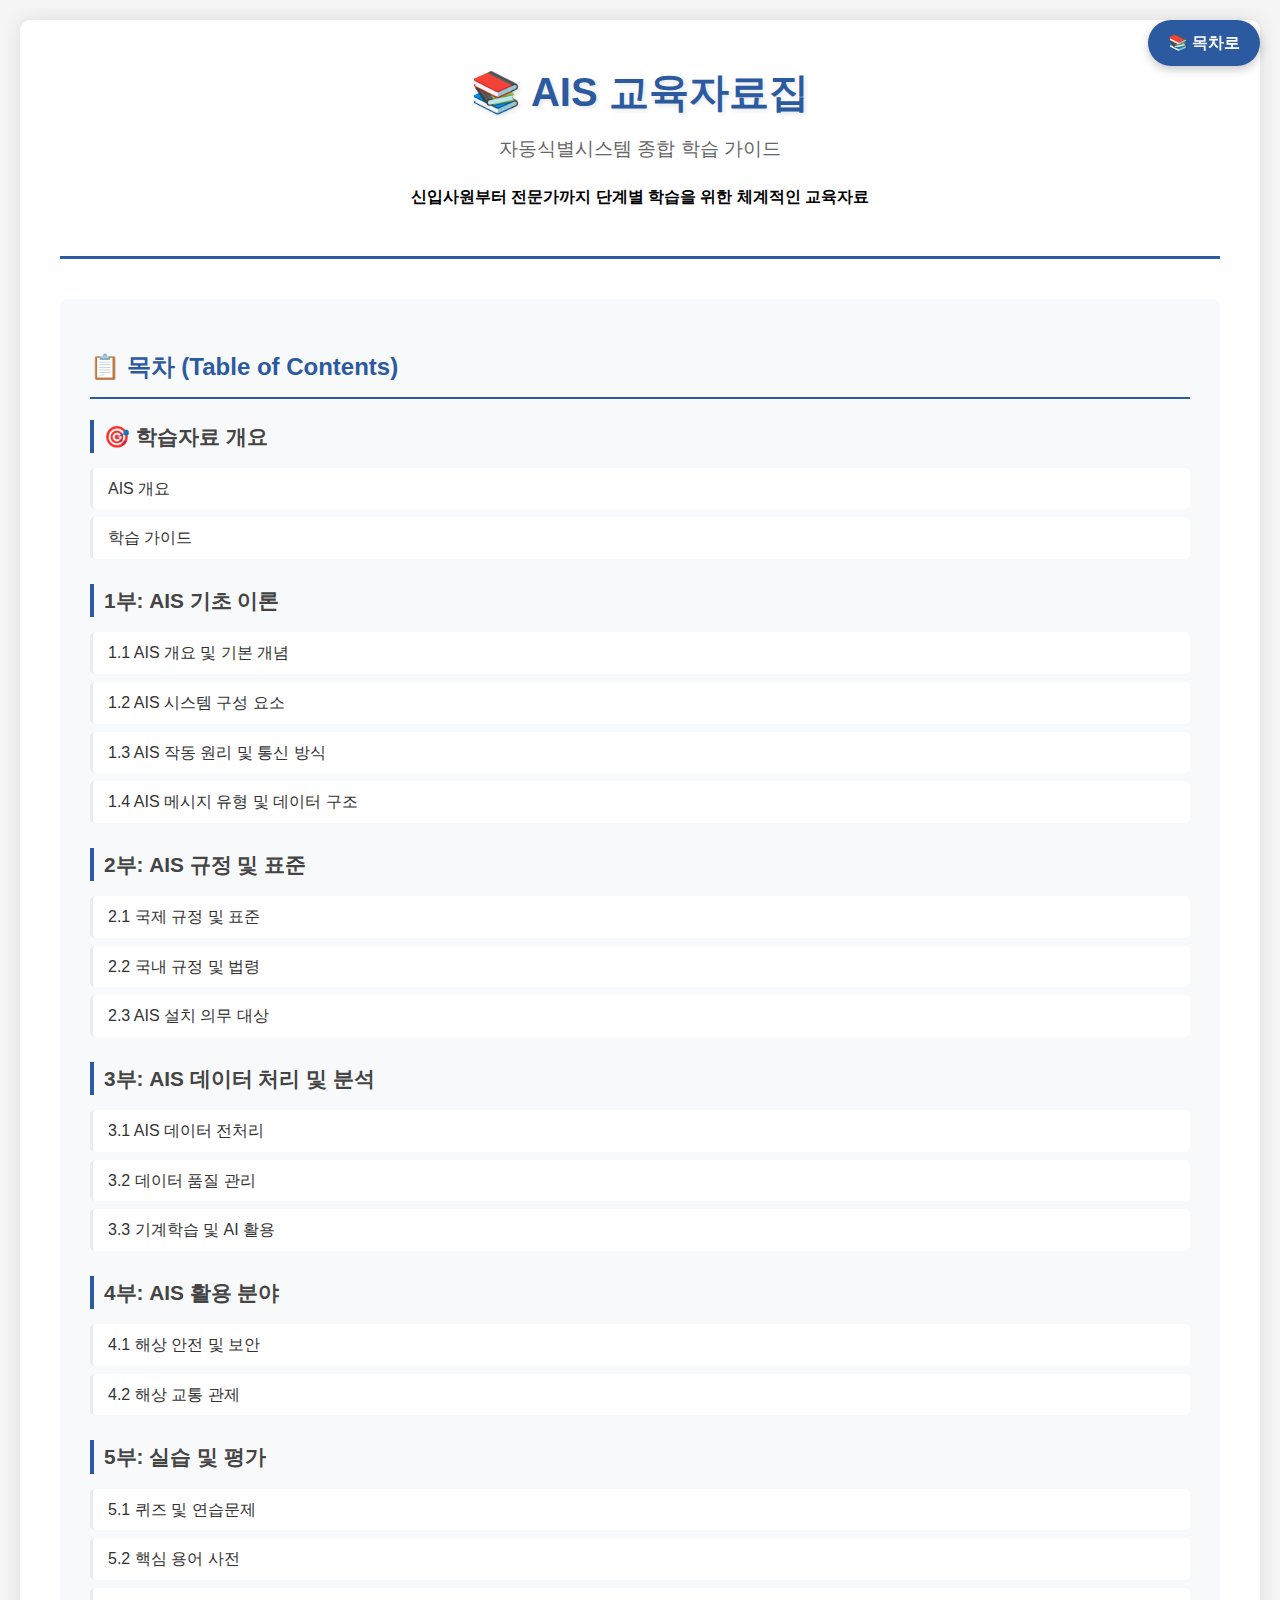
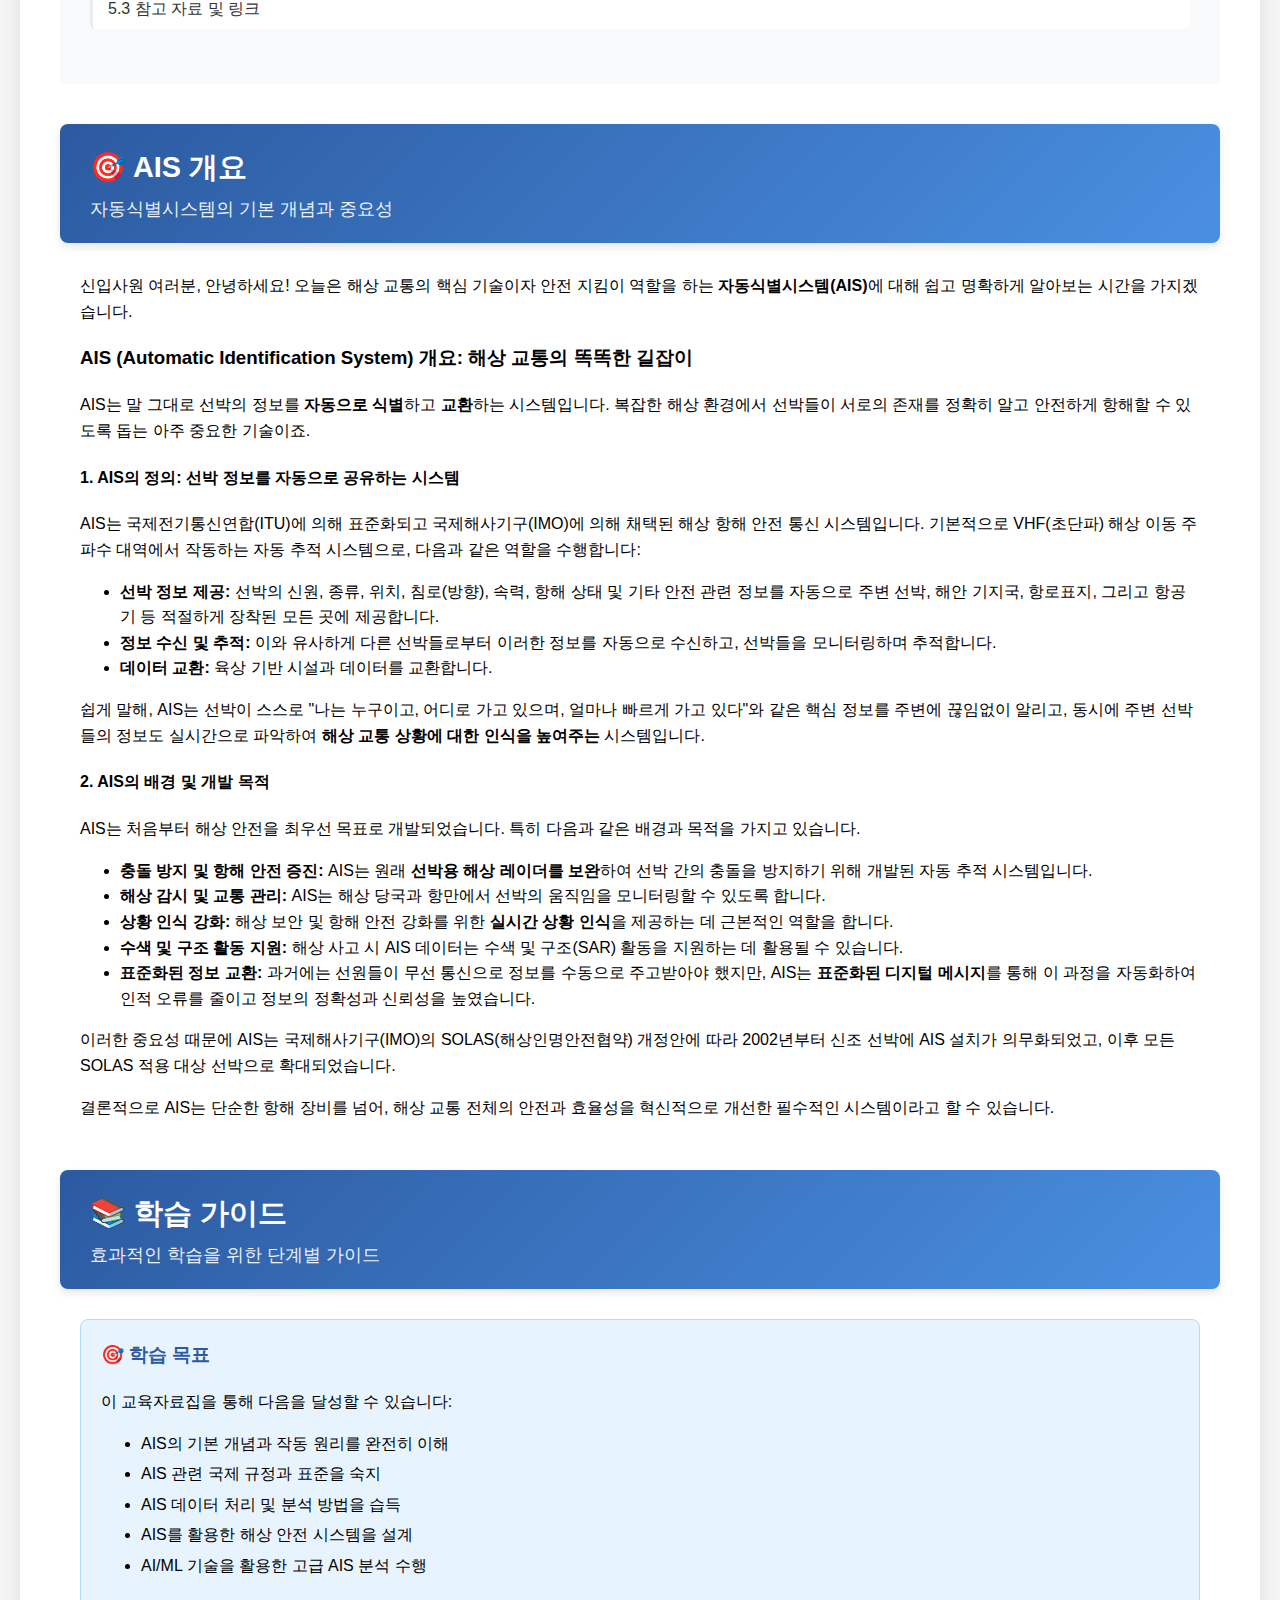
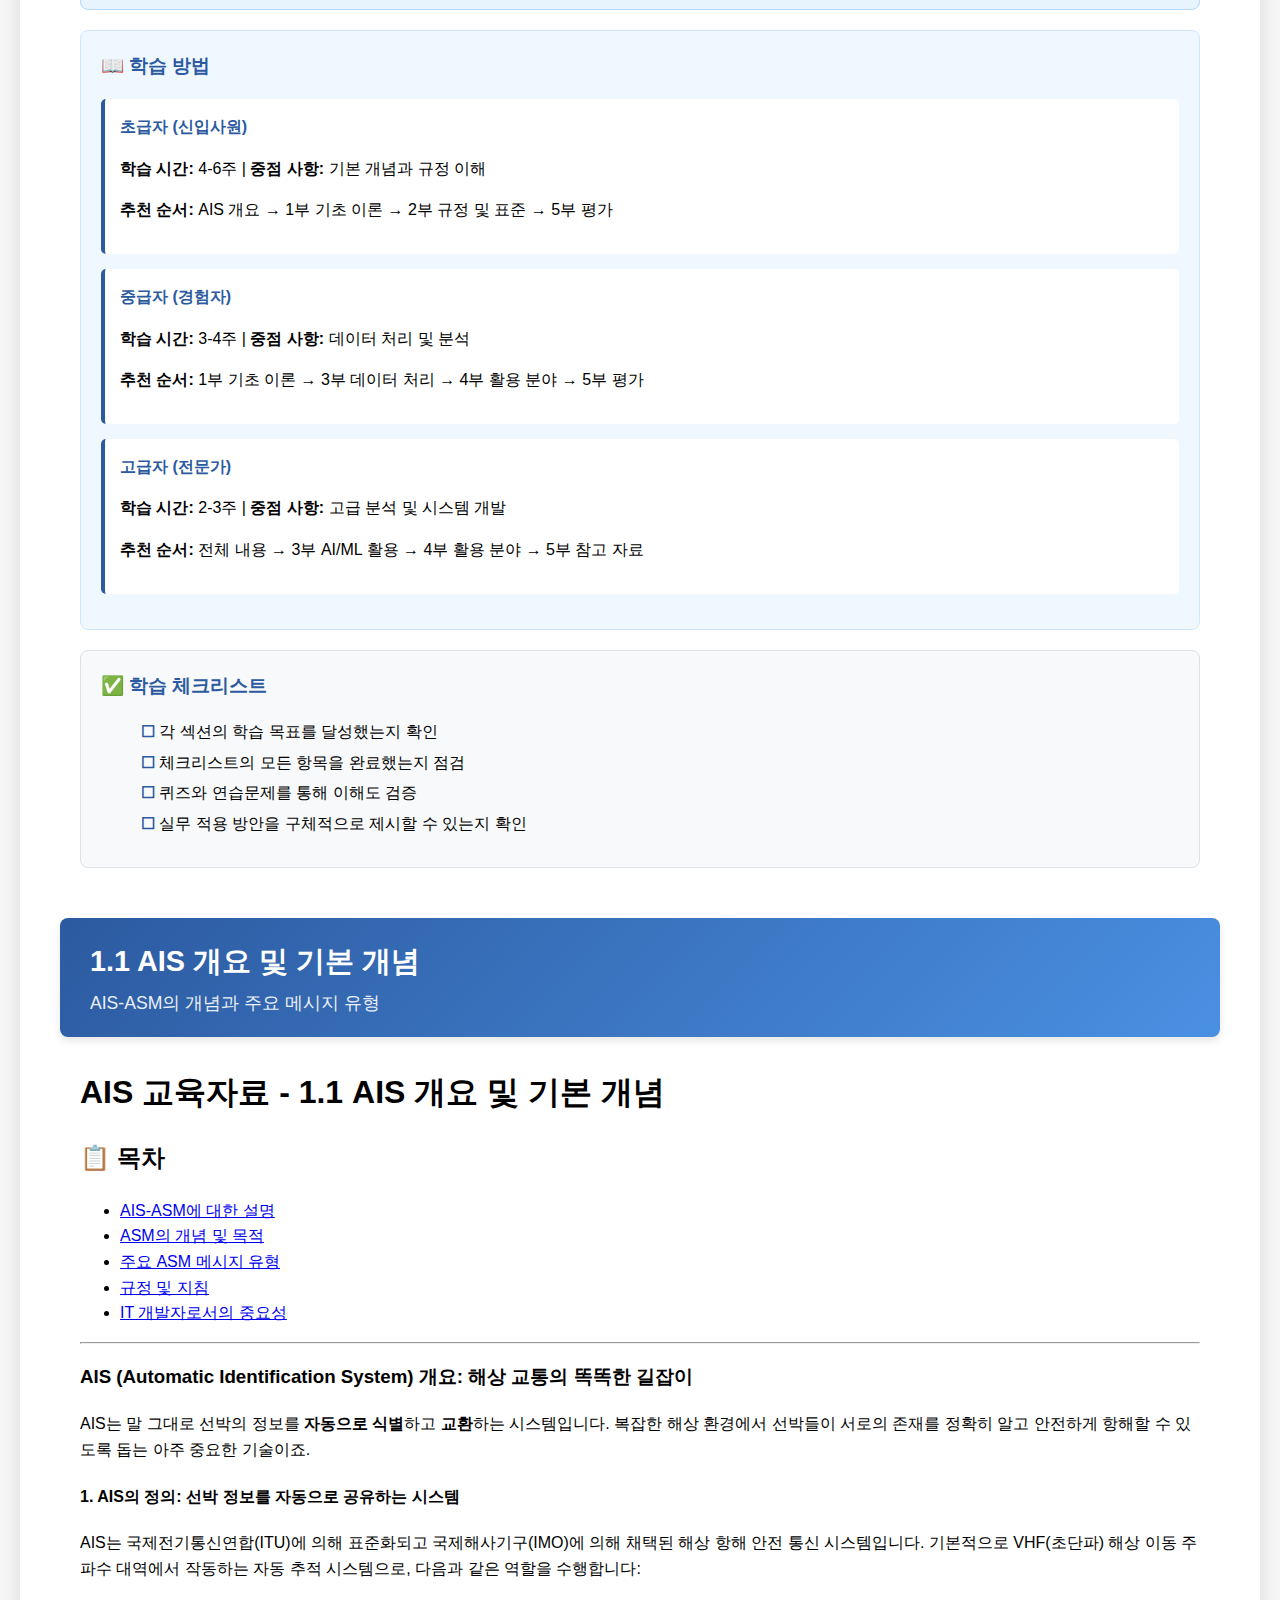
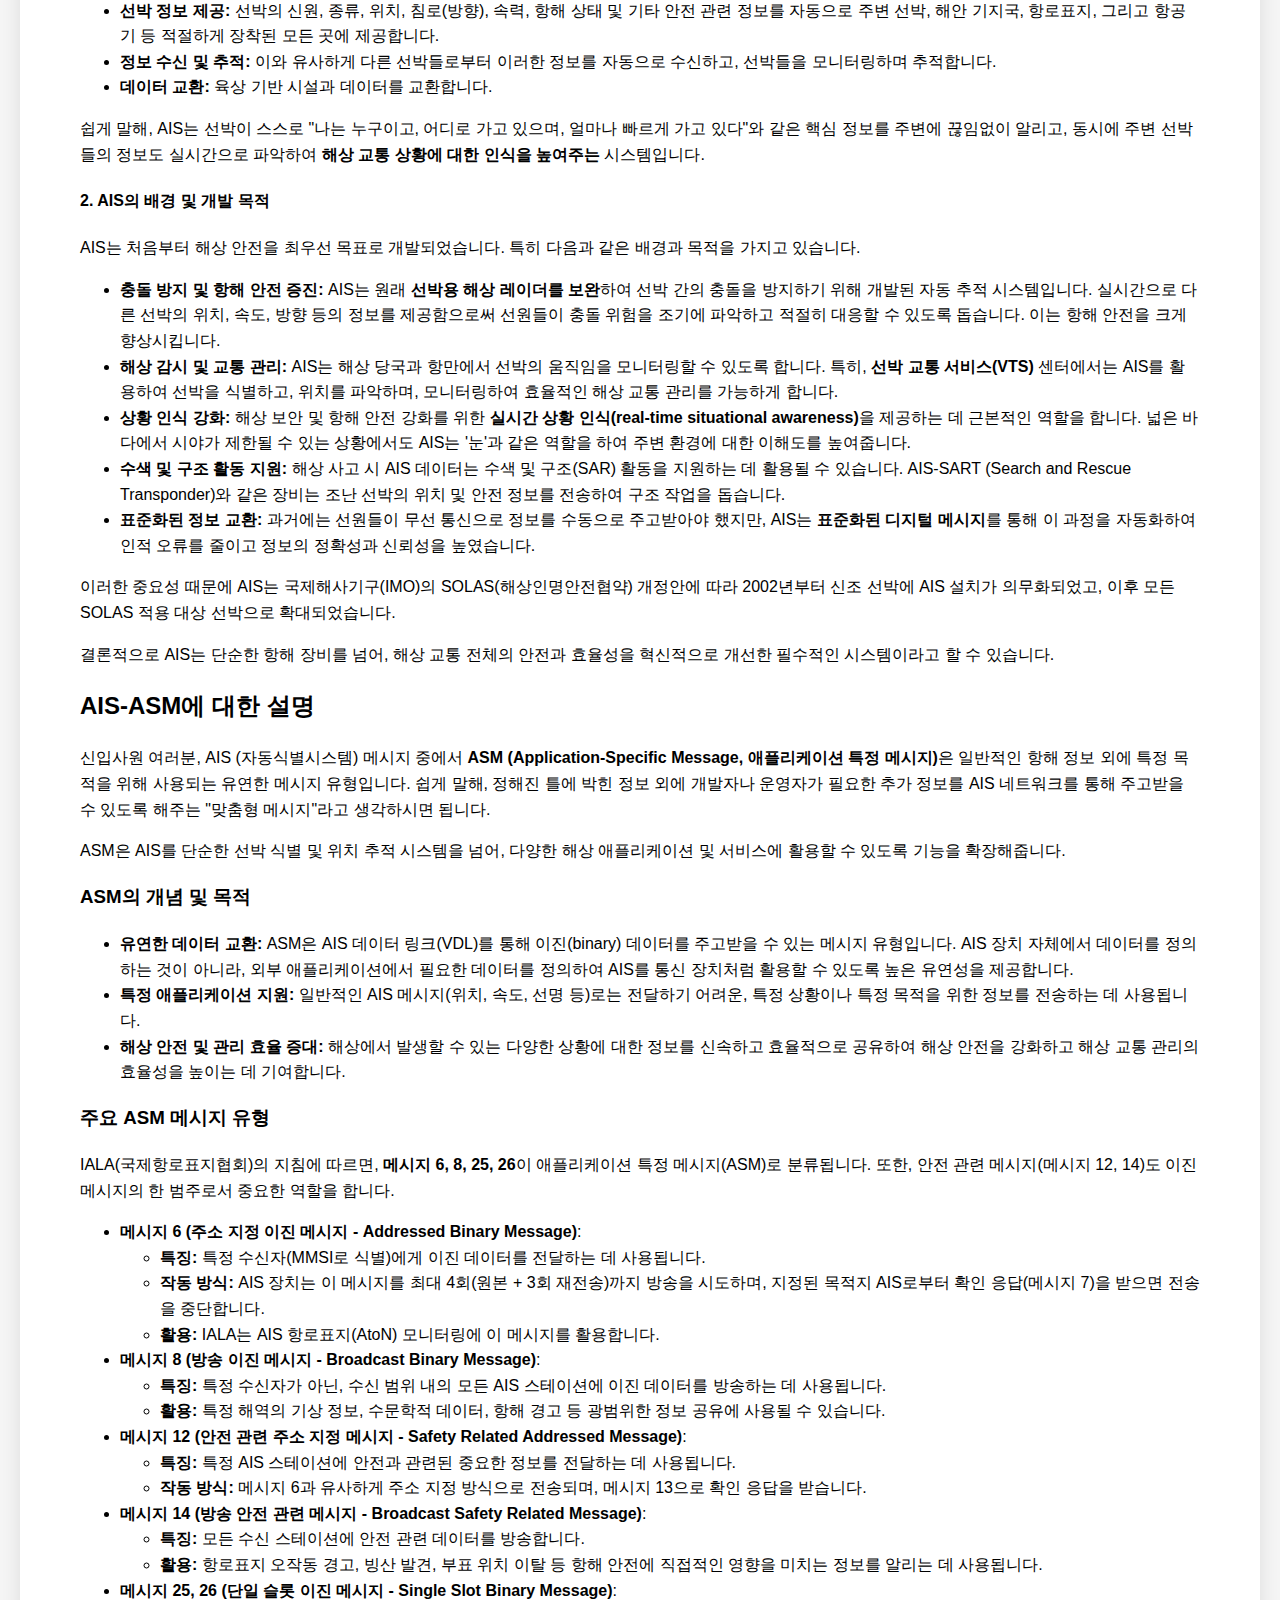
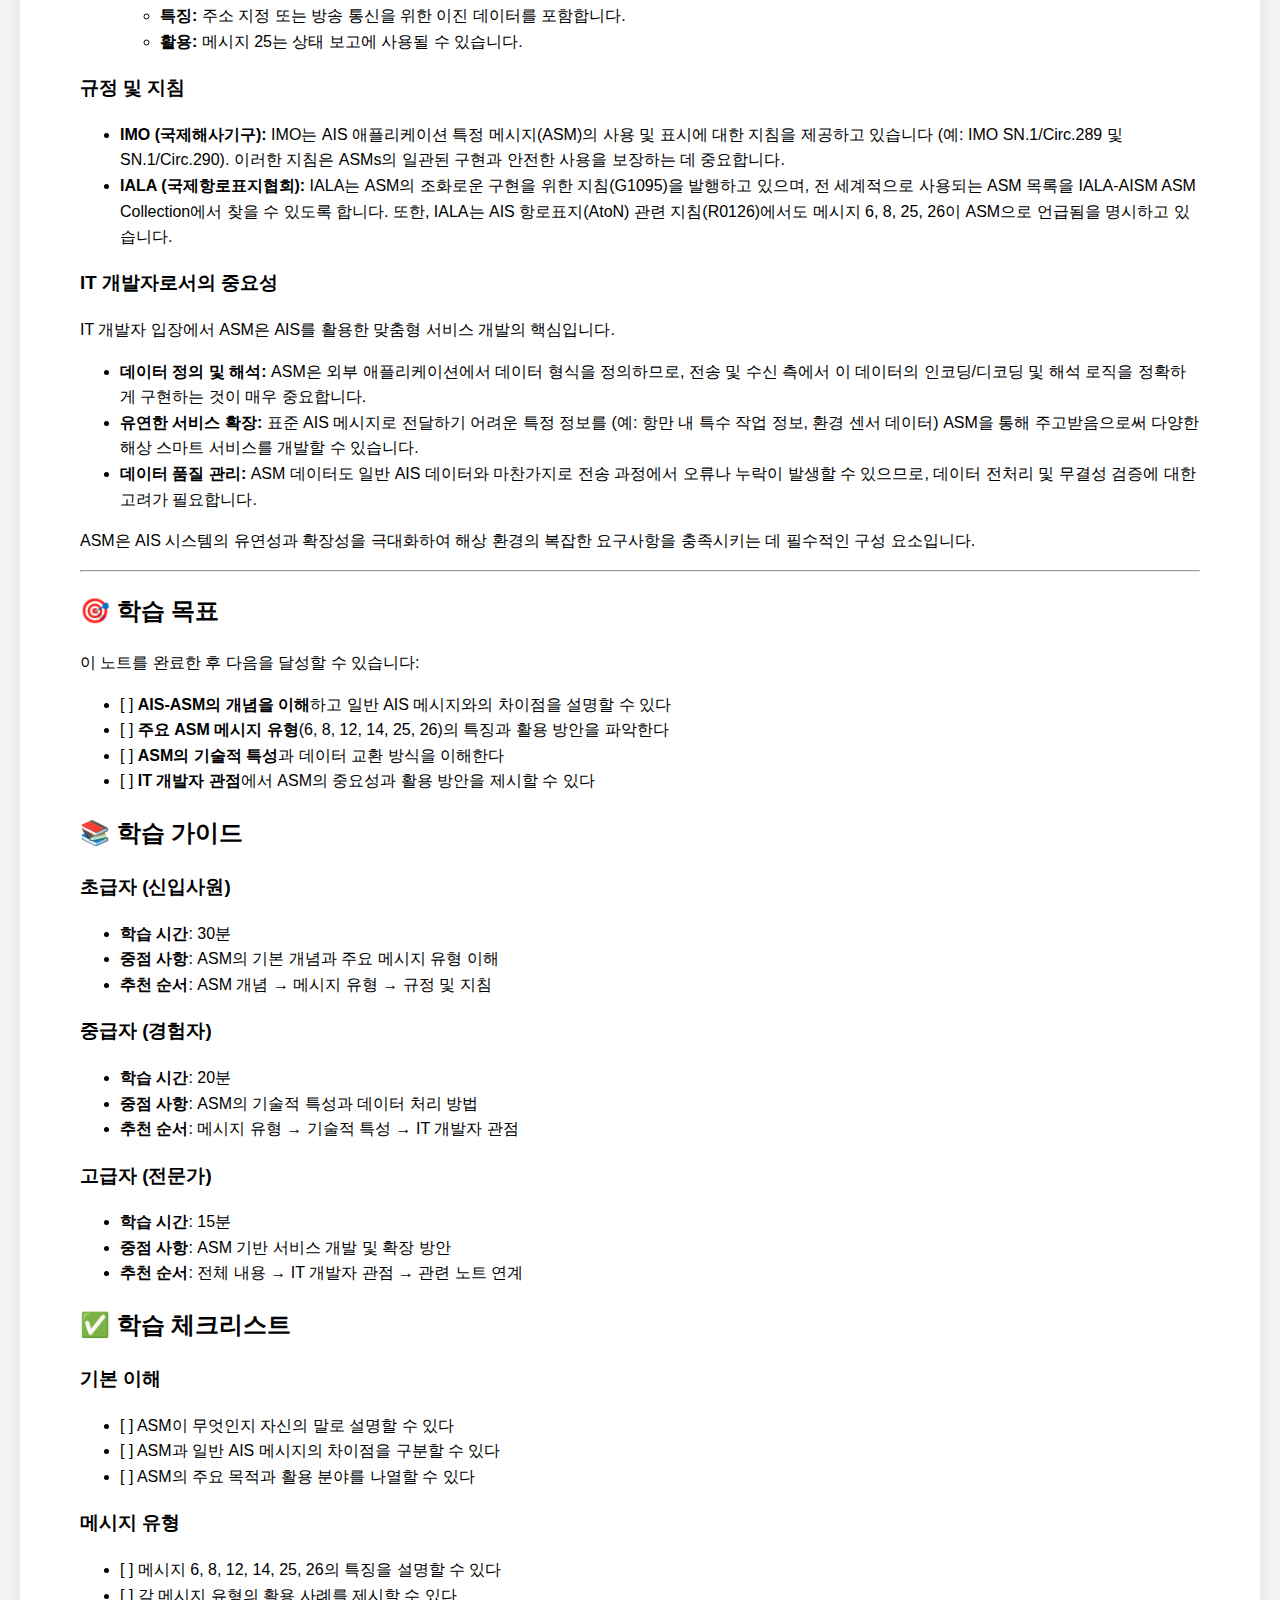
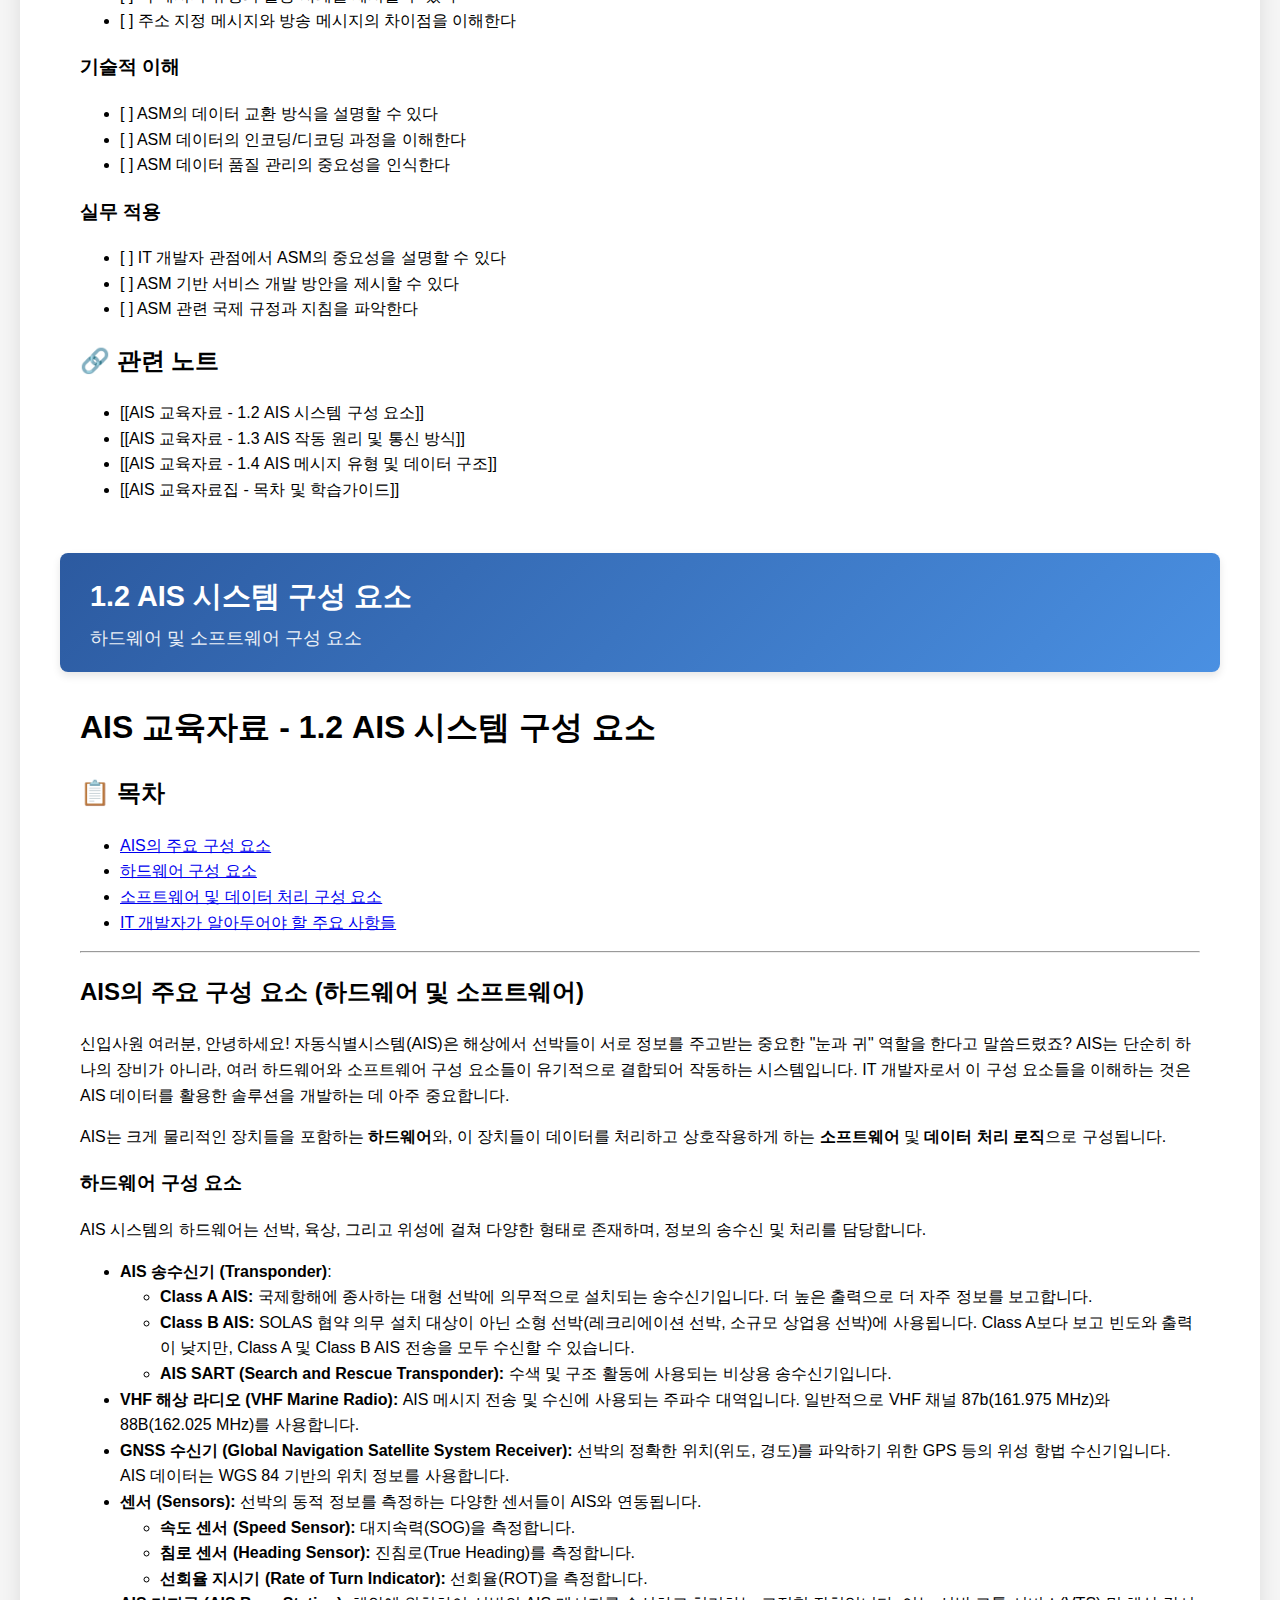
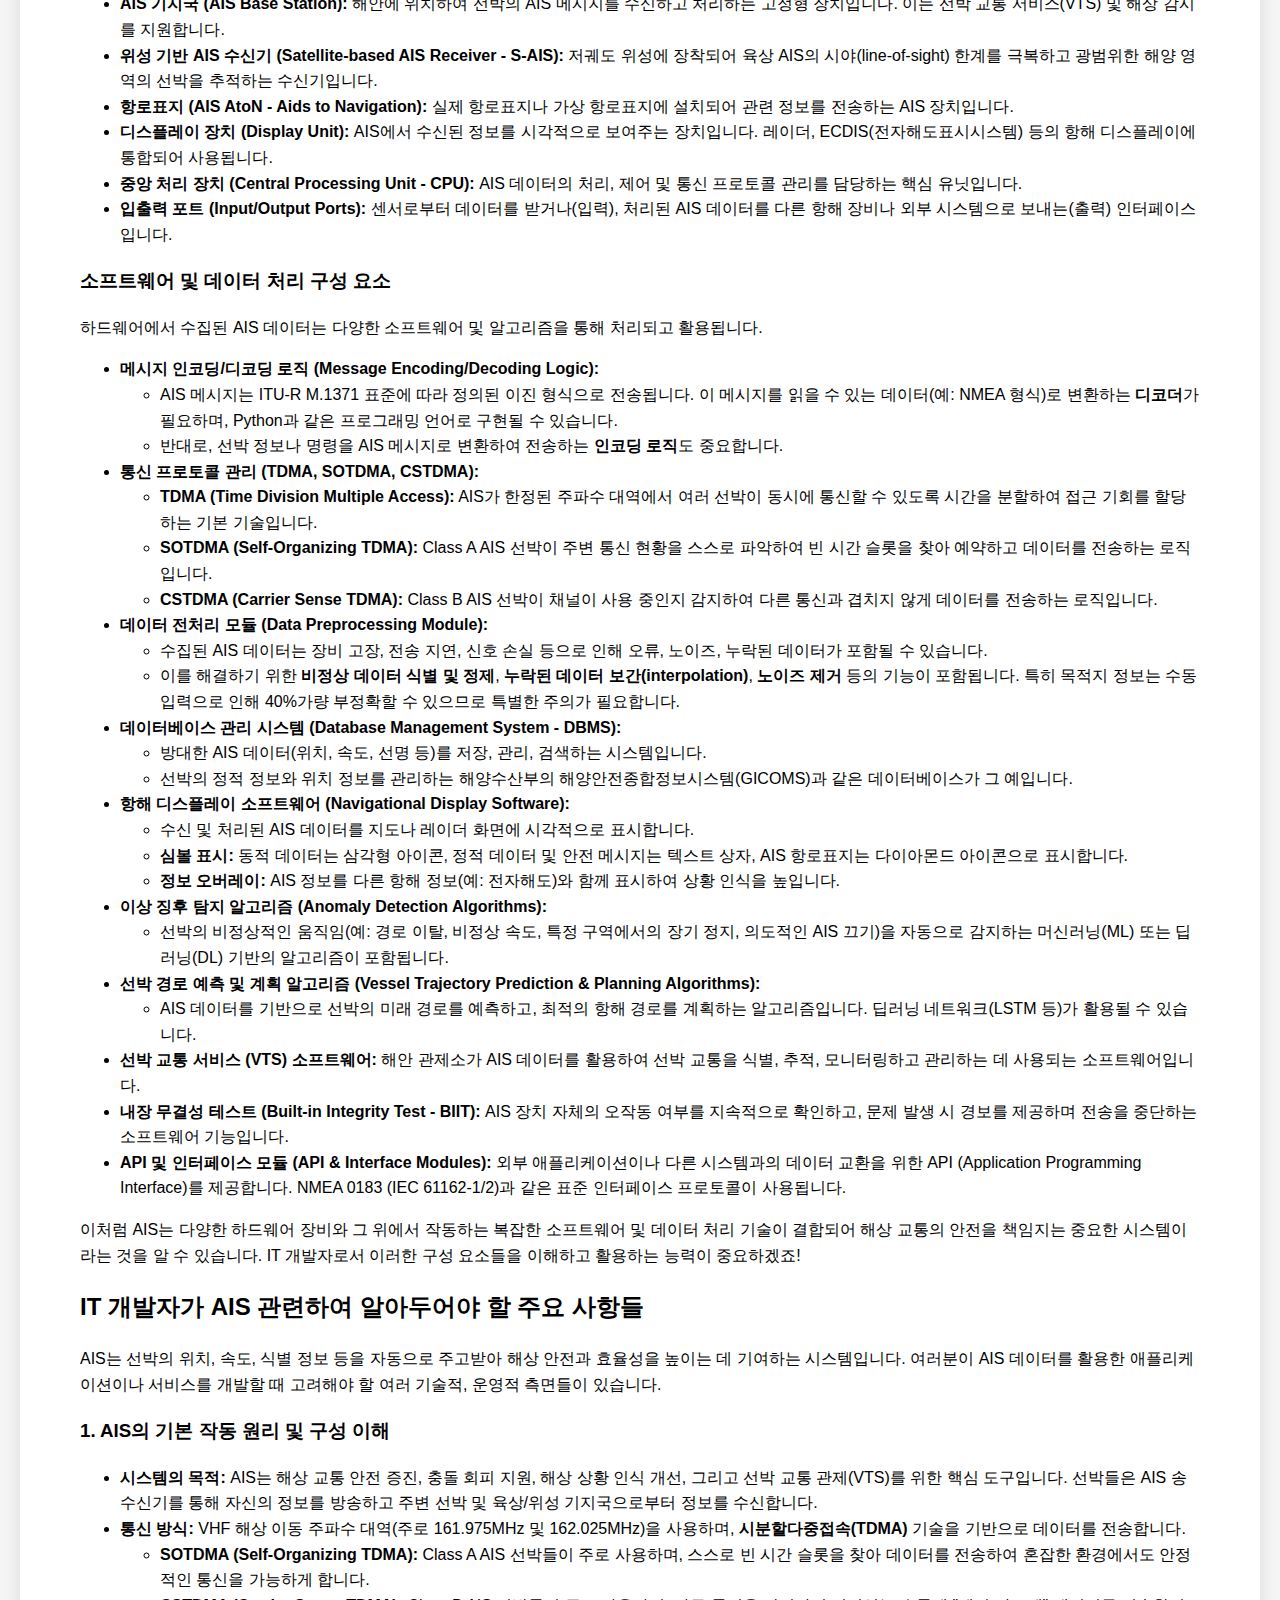
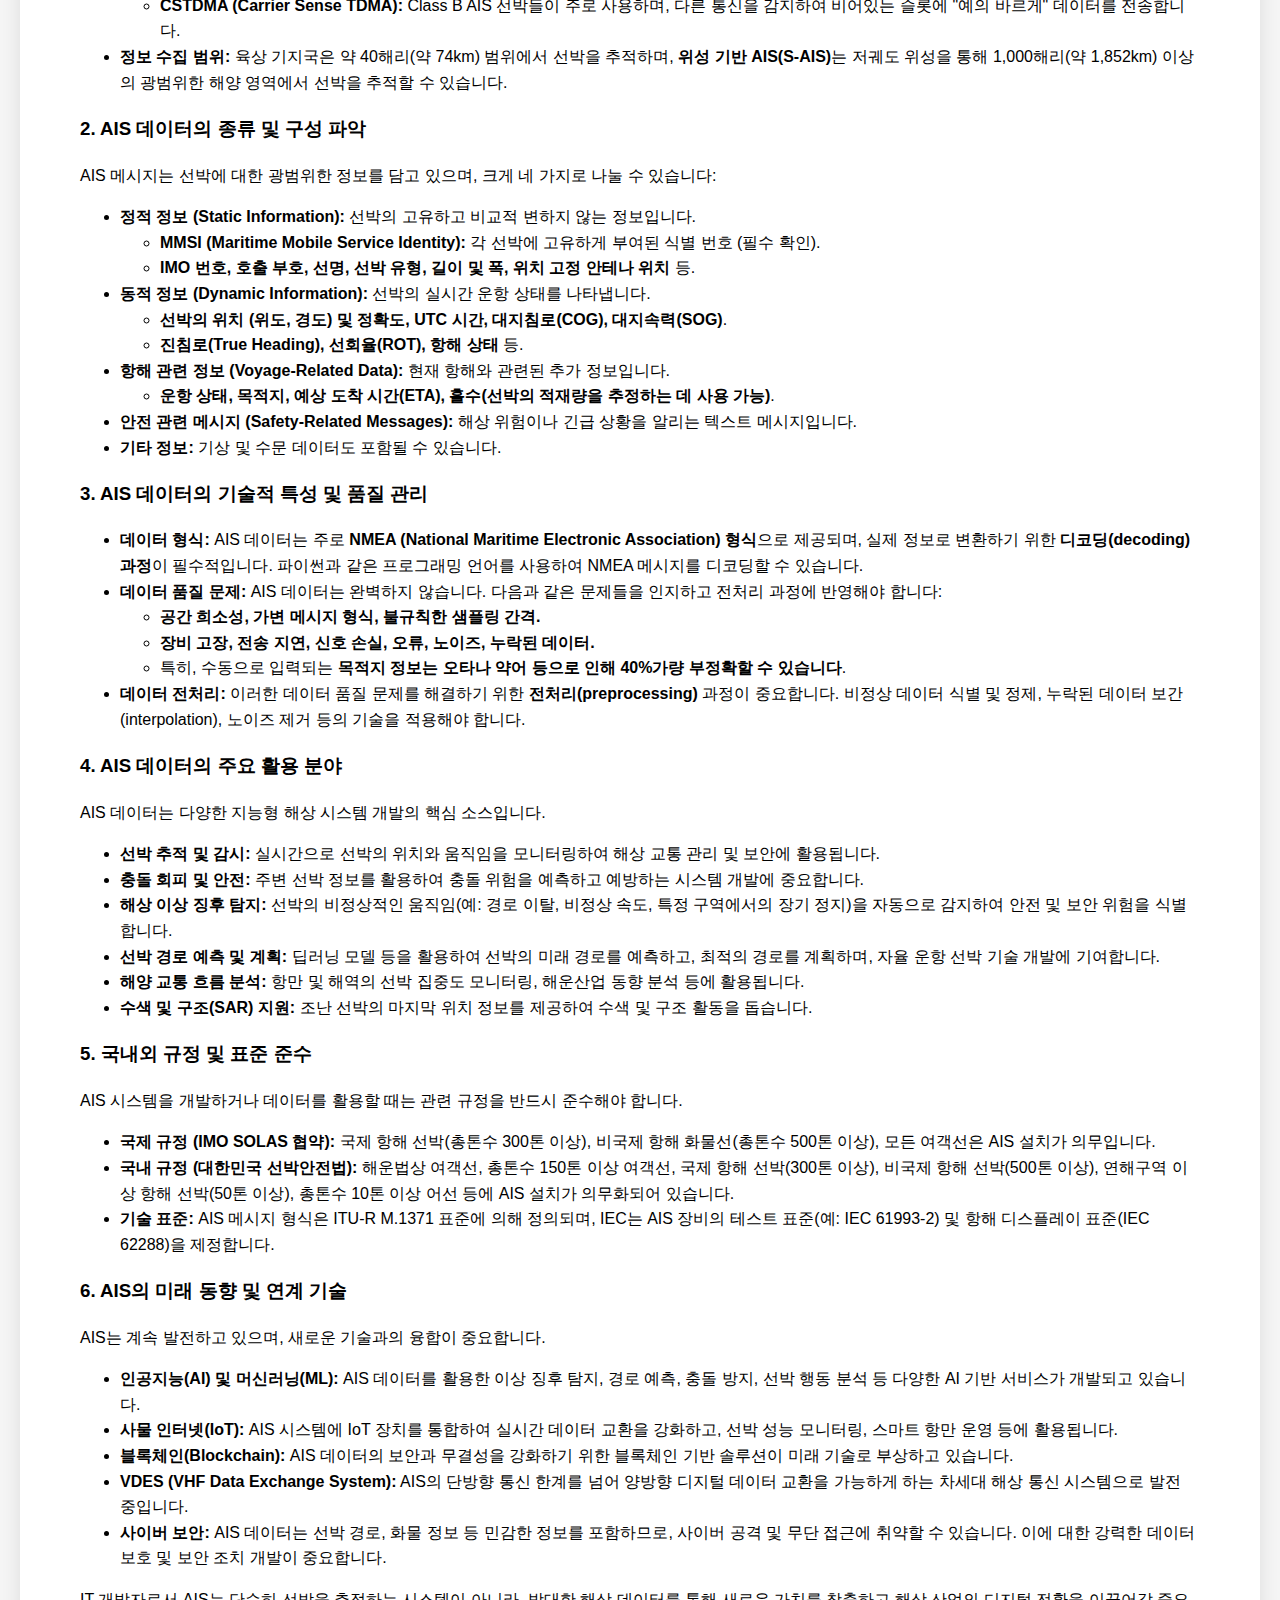
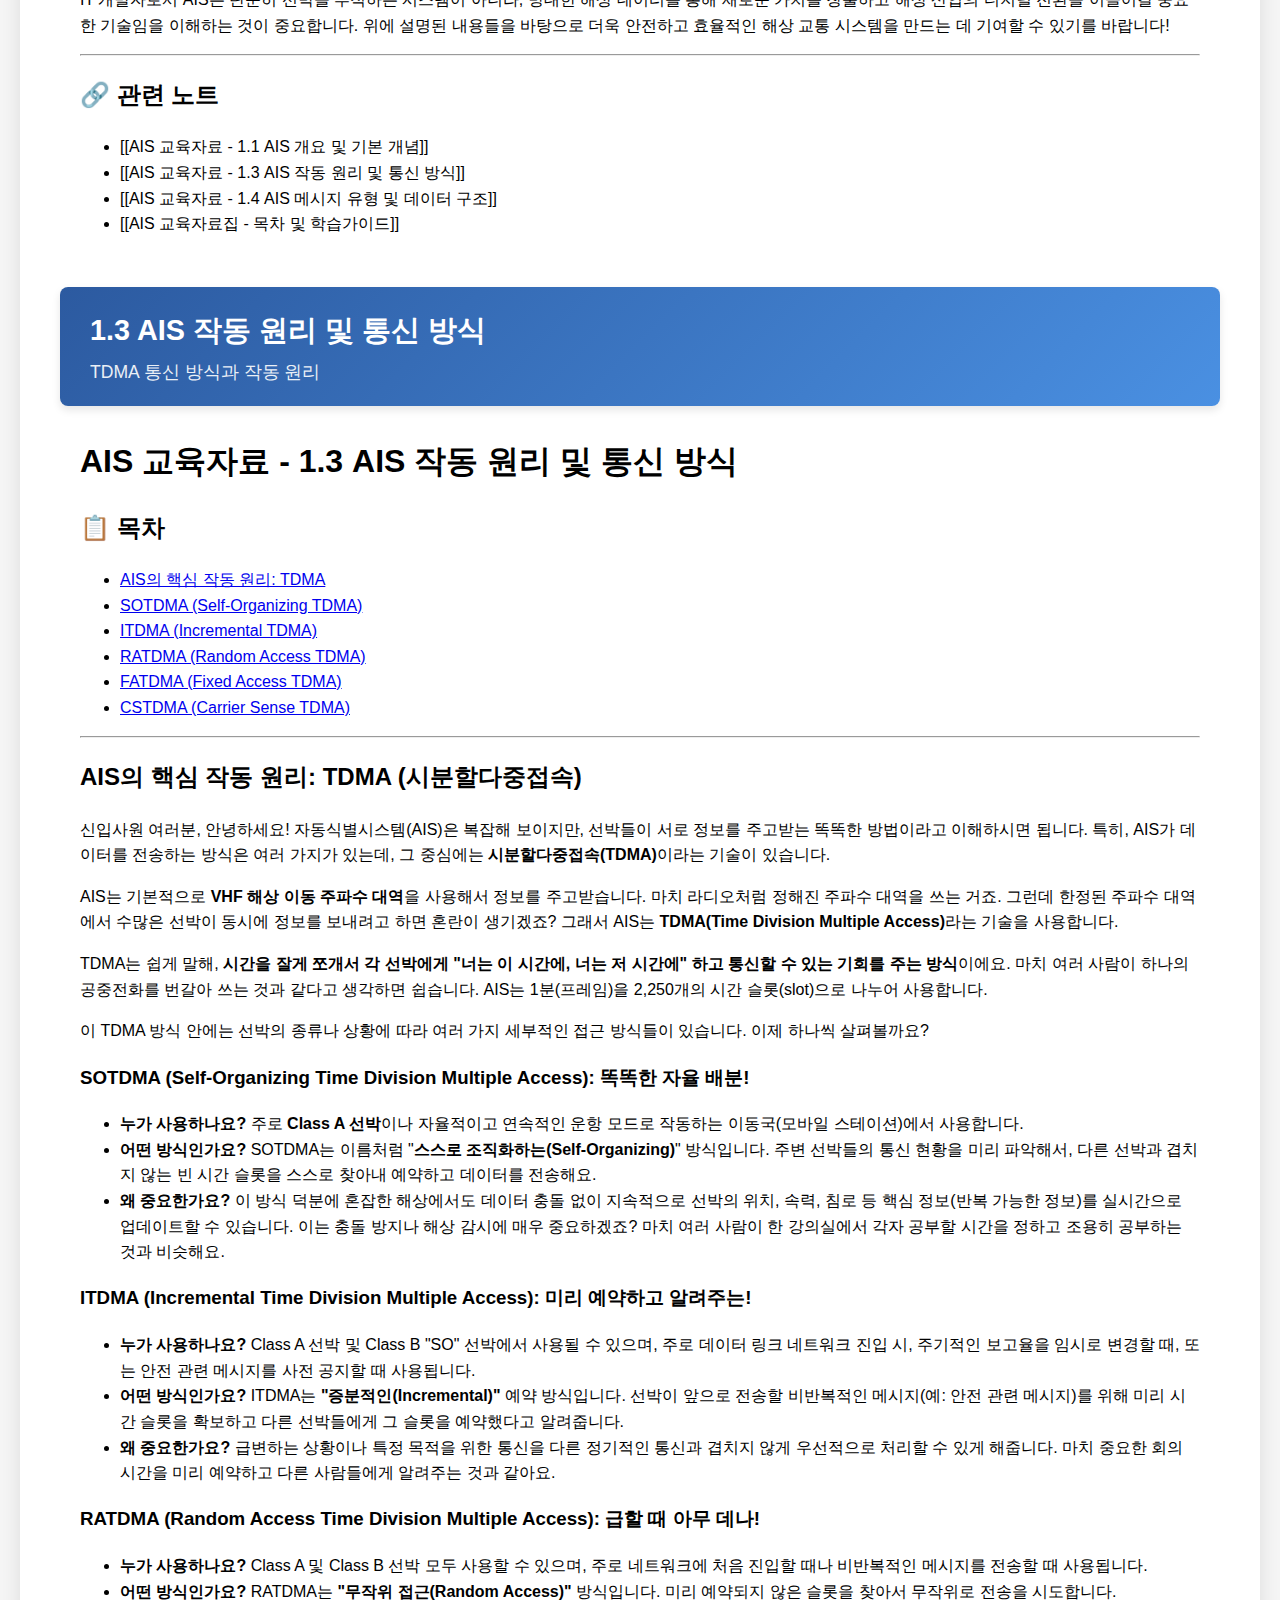
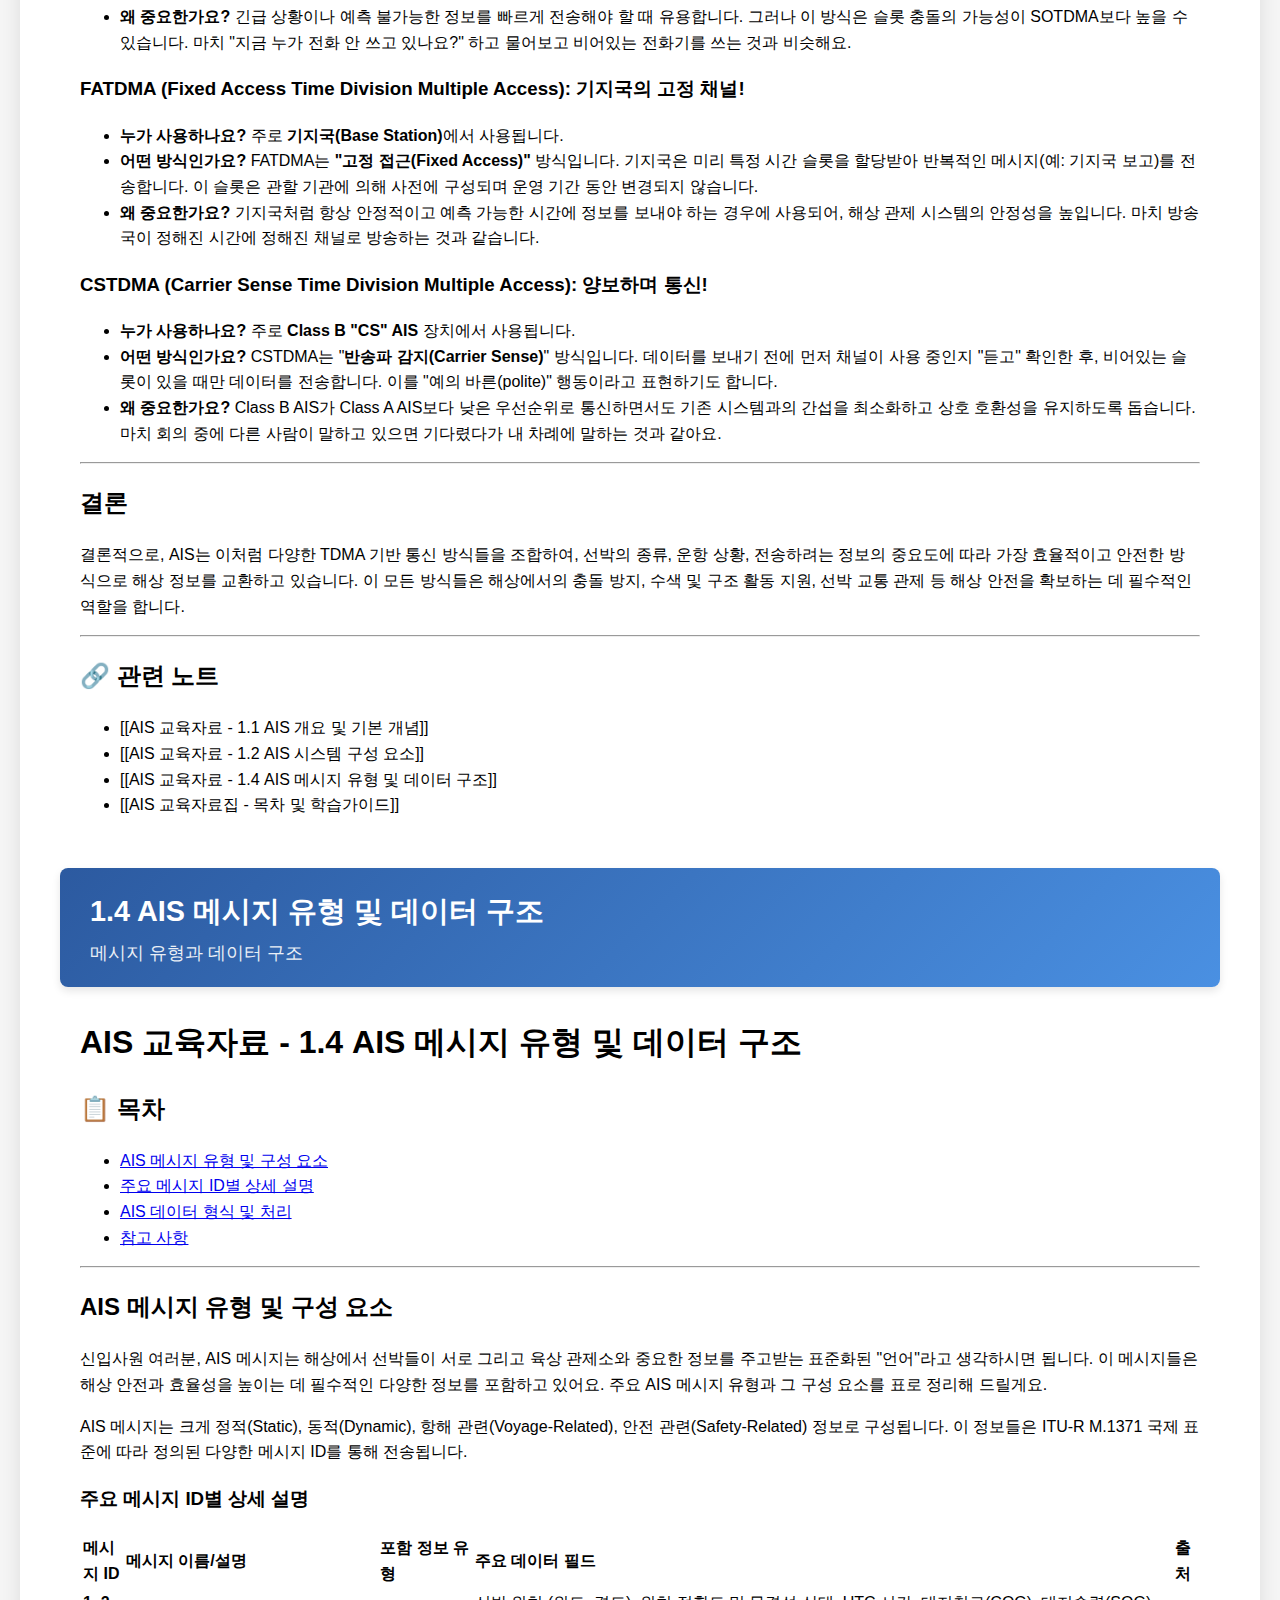
<file: AIS 교육자료집 완성본.html>
<!DOCTYPE html>
<html lang="ko">
<head>
    <meta charset="UTF-8">
    <meta name="viewport" content="width=device-width, initial-scale=1.0">
    <title>AIS 교육자료집 - 종합 학습 가이드</title>
    <style>
        body {
            font-family: 'Malgun Gothic', '맑은 고딕', Arial, sans-serif;
            line-height: 1.6;
            margin: 0;
            padding: 20px;
            background-color: #f5f5f5;
        }
        
        .container {
            max-width: 1200px;
            margin: 0 auto;
            background: white;
            padding: 40px;
            border-radius: 10px;
            box-shadow: 0 0 20px rgba(0,0,0,0.1);
        }
        
        .header {
            text-align: center;
            border-bottom: 3px solid #2c5aa0;
            padding-bottom: 30px;
            margin-bottom: 40px;
        }
        
        .header h1 {
            color: #2c5aa0;
            font-size: 2.5em;
            margin: 0;
            text-shadow: 2px 2px 4px rgba(0,0,0,0.1);
        }
        
        .header .subtitle {
            color: #666;
            font-size: 1.2em;
            margin-top: 10px;
        }
        
        .toc {
            background: #f8f9fa;
            padding: 30px;
            border-radius: 8px;
            margin-bottom: 40px;
        }
        
        .toc h2 {
            color: #2c5aa0;
            border-bottom: 2px solid #2c5aa0;
            padding-bottom: 10px;
            margin-bottom: 20px;
        }
        
        .toc-section {
            margin-bottom: 25px;
        }
        
        .toc-section h3 {
            color: #444;
            font-size: 1.3em;
            margin-bottom: 15px;
            padding-left: 10px;
            border-left: 4px solid #2c5aa0;
        }
        
        .toc-list {
            list-style: none;
            padding: 0;
            margin: 0;
        }
        
        .toc-list li {
            margin: 8px 0;
            padding: 8px 15px;
            background: white;
            border-radius: 5px;
            border-left: 3px solid #e9ecef;
            transition: all 0.3s ease;
        }
        
        .toc-list li:hover {
            background: #e3f2fd;
            border-left-color: #2c5aa0;
            transform: translateX(5px);
        }
        
        .toc-list a {
            text-decoration: none;
            color: #333;
            font-weight: 500;
            display: block;
        }
        
        .toc-list a:hover {
            color: #2c5aa0;
        }
        
        .content-section {
            margin-bottom: 50px;
            page-break-before: always;
        }
        
        .content-section:first-of-type {
            page-break-before: avoid;
        }
        
        .section-header {
            background: linear-gradient(135deg, #2c5aa0, #4a90e2);
            color: white;
            padding: 20px 30px;
            border-radius: 8px;
            margin-bottom: 30px;
            box-shadow: 0 4px 8px rgba(0,0,0,0.1);
        }
        
        .section-header h2 {
            margin: 0;
            font-size: 1.8em;
        }
        
        .section-header .section-subtitle {
            margin: 5px 0 0 0;
            opacity: 0.9;
            font-size: 1.1em;
        }
        
        .content {
            padding: 0 20px;
        }
        
        .learning-objectives {
            background: #e8f4fd;
            border: 1px solid #b3d9ff;
            border-radius: 8px;
            padding: 20px;
            margin: 20px 0;
        }
        
        .learning-objectives h3 {
            color: #2c5aa0;
            margin-top: 0;
        }
        
        .learning-objectives ul {
            margin: 10px 0;
        }
        
        .learning-objectives li {
            margin: 5px 0;
        }
        
        .learning-guide {
            background: #f0f8ff;
            border: 1px solid #cce7ff;
            border-radius: 8px;
            padding: 20px;
            margin: 20px 0;
        }
        
        .learning-guide h3 {
            color: #2c5aa0;
            margin-top: 0;
        }
        
        .level-guide {
            margin: 15px 0;
            padding: 15px;
            background: white;
            border-radius: 5px;
            border-left: 4px solid #2c5aa0;
        }
        
        .level-guide h4 {
            color: #2c5aa0;
            margin: 0 0 10px 0;
        }
        
        .checklist {
            background: #f8f9fa;
            border: 1px solid #dee2e6;
            border-radius: 8px;
            padding: 20px;
            margin: 20px 0;
        }
        
        .checklist h3 {
            color: #2c5aa0;
            margin-top: 0;
        }
        
        .checklist ul {
            margin: 10px 0;
        }
        
        .checklist li {
            margin: 5px 0;
            list-style: none;
        }
        
        .checklist li:before {
            content: "☐ ";
            color: #2c5aa0;
            font-weight: bold;
        }
        
        .back-to-toc {
            position: fixed;
            top: 20px;
            right: 20px;
            background: #2c5aa0;
            color: white;
            padding: 10px 20px;
            border-radius: 25px;
            text-decoration: none;
            font-weight: bold;
            box-shadow: 0 4px 8px rgba(0,0,0,0.2);
            z-index: 1000;
        }
        
        .back-to-toc:hover {
            background: #1e3d6f;
            color: white;
        }
        
        .page-break {
            page-break-before: always;
        }
        
        @media print {
            body {
                background: white;
            }
            
            .container {
                box-shadow: none;
                padding: 0;
            }
            
            .back-to-toc {
                display: none;
            }
            
            .toc {
                page-break-after: always;
            }
        }
    </style>
</head>
<body>
    <a href="#toc" class="back-to-toc">📚 목차로</a>
    
    <div class="container">
        <div class="header">
            <h1>📚 AIS 교육자료집</h1>
            <p class="subtitle">자동식별시스템 종합 학습 가이드</p>
            <p><strong>신입사원부터 전문가까지 단계별 학습을 위한 체계적인 교육자료</strong></p>
        </div>

        <div id="toc" class="toc">
            <h2>📋 목차 (Table of Contents)</h2>
            
            <div class="toc-section">
                <h3>🎯 학습자료 개요</h3>
                <ul class="toc-list">
                    <li><a href="#overview">AIS 개요</a></li>
                    <li><a href="#learning-guide">학습 가이드</a></li>
                </ul>
            </div>
            
            <div class="toc-section">
                <h3>1부: AIS 기초 이론</h3>
                <ul class="toc-list">
                    <li><a href="#section-1-1">1.1 AIS 개요 및 기본 개념</a></li>
                    <li><a href="#section-1-2">1.2 AIS 시스템 구성 요소</a></li>
                    <li><a href="#section-1-3">1.3 AIS 작동 원리 및 통신 방식</a></li>
                    <li><a href="#section-1-4">1.4 AIS 메시지 유형 및 데이터 구조</a></li>
                </ul>
            </div>
            
            <div class="toc-section">
                <h3>2부: AIS 규정 및 표준</h3>
                <ul class="toc-list">
                    <li><a href="#section-2-1">2.1 국제 규정 및 표준</a></li>
                    <li><a href="#section-2-2">2.2 국내 규정 및 법령</a></li>
                    <li><a href="#section-2-3">2.3 AIS 설치 의무 대상</a></li>
                </ul>
            </div>
            
            <div class="toc-section">
                <h3>3부: AIS 데이터 처리 및 분석</h3>
                <ul class="toc-list">
                    <li><a href="#section-3-1">3.1 AIS 데이터 전처리</a></li>
                    <li><a href="#section-3-2">3.2 데이터 품질 관리</a></li>
                    <li><a href="#section-3-3">3.3 기계학습 및 AI 활용</a></li>
                </ul>
            </div>
            
            <div class="toc-section">
                <h3>4부: AIS 활용 분야</h3>
                <ul class="toc-list">
                    <li><a href="#section-4-1">4.1 해상 안전 및 보안</a></li>
                    <li><a href="#section-4-2">4.2 해상 교통 관제</a></li>
                </ul>
            </div>
            
            <div class="toc-section">
                <h3>5부: 실습 및 평가</h3>
                <ul class="toc-list">
                    <li><a href="#section-5-1">5.1 퀴즈 및 연습문제</a></li>
                    <li><a href="#section-5-2">5.2 핵심 용어 사전</a></li>
                    <li><a href="#section-5-3">5.3 참고 자료 및 링크</a></li>
                </ul>
            </div>
        </div>

        <div id="overview" class="content-section">
            <div class="section-header">
                <h2>🎯 AIS 개요</h2>
                <p class="section-subtitle">자동식별시스템의 기본 개념과 중요성</p>
            </div>
            <div class="content">
                <p>신입사원 여러분, 안녕하세요! 오늘은 해상 교통의 핵심 기술이자 안전 지킴이 역할을 하는 <strong>자동식별시스템(AIS)</strong>에 대해 쉽고 명확하게 알아보는 시간을 가지겠습니다.</p>
                
                <h3>AIS (Automatic Identification System) 개요: 해상 교통의 똑똑한 길잡이</h3>
                
                <p>AIS는 말 그대로 선박의 정보를 <strong>자동으로 식별</strong>하고 <strong>교환</strong>하는 시스템입니다. 복잡한 해상 환경에서 선박들이 서로의 존재를 정확히 알고 안전하게 항해할 수 있도록 돕는 아주 중요한 기술이죠.</p>
                
                <h4>1. AIS의 정의: 선박 정보를 자동으로 공유하는 시스템</h4>
                
                <p>AIS는 국제전기통신연합(ITU)에 의해 표준화되고 국제해사기구(IMO)에 의해 채택된 해상 항해 안전 통신 시스템입니다. 기본적으로 VHF(초단파) 해상 이동 주파수 대역에서 작동하는 자동 추적 시스템으로, 다음과 같은 역할을 수행합니다:</p>
                
                <ul>
                    <li><strong>선박 정보 제공:</strong> 선박의 신원, 종류, 위치, 침로(방향), 속력, 항해 상태 및 기타 안전 관련 정보를 자동으로 주변 선박, 해안 기지국, 항로표지, 그리고 항공기 등 적절하게 장착된 모든 곳에 제공합니다.</li>
                    <li><strong>정보 수신 및 추적:</strong> 이와 유사하게 다른 선박들로부터 이러한 정보를 자동으로 수신하고, 선박들을 모니터링하며 추적합니다.</li>
                    <li><strong>데이터 교환:</strong> 육상 기반 시설과 데이터를 교환합니다.</li>
                </ul>
                
                <p>쉽게 말해, AIS는 선박이 스스로 "나는 누구이고, 어디로 가고 있으며, 얼마나 빠르게 가고 있다"와 같은 핵심 정보를 주변에 끊임없이 알리고, 동시에 주변 선박들의 정보도 실시간으로 파악하여 <strong>해상 교통 상황에 대한 인식을 높여주는</strong> 시스템입니다.</p>
                
                <h4>2. AIS의 배경 및 개발 목적</h4>
                
                <p>AIS는 처음부터 해상 안전을 최우선 목표로 개발되었습니다. 특히 다음과 같은 배경과 목적을 가지고 있습니다.</p>
                
                <ul>
                    <li><strong>충돌 방지 및 항해 안전 증진:</strong> AIS는 원래 <strong>선박용 해상 레이더를 보완</strong>하여 선박 간의 충돌을 방지하기 위해 개발된 자동 추적 시스템입니다.</li>
                    <li><strong>해상 감시 및 교통 관리:</strong> AIS는 해상 당국과 항만에서 선박의 움직임을 모니터링할 수 있도록 합니다.</li>
                    <li><strong>상황 인식 강화:</strong> 해상 보안 및 항해 안전 강화를 위한 <strong>실시간 상황 인식</strong>을 제공하는 데 근본적인 역할을 합니다.</li>
                    <li><strong>수색 및 구조 활동 지원:</strong> 해상 사고 시 AIS 데이터는 수색 및 구조(SAR) 활동을 지원하는 데 활용될 수 있습니다.</li>
                    <li><strong>표준화된 정보 교환:</strong> 과거에는 선원들이 무선 통신으로 정보를 수동으로 주고받아야 했지만, AIS는 <strong>표준화된 디지털 메시지</strong>를 통해 이 과정을 자동화하여 인적 오류를 줄이고 정보의 정확성과 신뢰성을 높였습니다.</li>
                </ul>
                
                <p>이러한 중요성 때문에 AIS는 국제해사기구(IMO)의 SOLAS(해상인명안전협약) 개정안에 따라 2002년부터 신조 선박에 AIS 설치가 의무화되었고, 이후 모든 SOLAS 적용 대상 선박으로 확대되었습니다.</p>
                
                <p>결론적으로 AIS는 단순한 항해 장비를 넘어, 해상 교통 전체의 안전과 효율성을 혁신적으로 개선한 필수적인 시스템이라고 할 수 있습니다.</p>
            </div>
        </div>

        <div id="learning-guide" class="content-section">
            <div class="section-header">
                <h2>📚 학습 가이드</h2>
                <p class="section-subtitle">효과적인 학습을 위한 단계별 가이드</p>
            </div>
            <div class="content">
                <div class="learning-objectives">
                    <h3>🎯 학습 목표</h3>
                    <p>이 교육자료집을 통해 다음을 달성할 수 있습니다:</p>
                    <ul>
                        <li>AIS의 기본 개념과 작동 원리를 완전히 이해</li>
                        <li>AIS 관련 국제 규정과 표준을 숙지</li>
                        <li>AIS 데이터 처리 및 분석 방법을 습득</li>
                        <li>AIS를 활용한 해상 안전 시스템을 설계</li>
                        <li>AI/ML 기술을 활용한 고급 AIS 분석 수행</li>
                    </ul>
                </div>
                
                <div class="learning-guide">
                    <h3>📖 학습 방법</h3>
                    
                    <div class="level-guide">
                        <h4>초급자 (신입사원)</h4>
                        <p><strong>학습 시간:</strong> 4-6주 | <strong>중점 사항:</strong> 기본 개념과 규정 이해</p>
                        <p><strong>추천 순서:</strong> AIS 개요 → 1부 기초 이론 → 2부 규정 및 표준 → 5부 평가</p>
                    </div>
                    
                    <div class="level-guide">
                        <h4>중급자 (경험자)</h4>
                        <p><strong>학습 시간:</strong> 3-4주 | <strong>중점 사항:</strong> 데이터 처리 및 분석</p>
                        <p><strong>추천 순서:</strong> 1부 기초 이론 → 3부 데이터 처리 → 4부 활용 분야 → 5부 평가</p>
                    </div>
                    
                    <div class="level-guide">
                        <h4>고급자 (전문가)</h4>
                        <p><strong>학습 시간:</strong> 2-3주 | <strong>중점 사항:</strong> 고급 분석 및 시스템 개발</p>
                        <p><strong>추천 순서:</strong> 전체 내용 → 3부 AI/ML 활용 → 4부 활용 분야 → 5부 참고 자료</p>
                    </div>
                </div>
                
                <div class="checklist">
                    <h3>✅ 학습 체크리스트</h3>
                    <ul>
                        <li>각 섹션의 학습 목표를 달성했는지 확인</li>
                        <li>체크리스트의 모든 항목을 완료했는지 점검</li>
                        <li>퀴즈와 연습문제를 통해 이해도 검증</li>
                        <li>실무 적용 방안을 구체적으로 제시할 수 있는지 확인</li>
                    </ul>
                </div>
            </div>
        </div>

        
        <div id="section-1-1" class="content-section">
            <div class="section-header">
                <h2>1.1 AIS 개요 및 기본 개념</h2>
                <p class="section-subtitle">AIS-ASM의 개념과 주요 메시지 유형</p>
            </div>
            <div class="content">
                <h1 id="ais-11-ais">AIS 교육자료 - 1.1 AIS 개요 및 기본 개념</h1>
<h2 id="_1">📋 목차</h2>
<ul>
<li><a href="#ais-asm에-대한-설명">AIS-ASM에 대한 설명</a></li>
<li><a href="#asm의-개념-및-목적">ASM의 개념 및 목적</a></li>
<li><a href="#주요-asm-메시지-유형">주요 ASM 메시지 유형</a></li>
<li><a href="#규정-및-지침">규정 및 지침</a></li>
<li><a href="#it-개발자로서의-중요성">IT 개발자로서의 중요성</a></li>
</ul>
<hr />
<h3 id="ais-automatic-identification-system"><strong>AIS (Automatic Identification System) 개요: 해상 교통의 똑똑한 길잡이</strong></h3>
<p>AIS는 말 그대로 선박의 정보를 <strong>자동으로 식별</strong>하고 <strong>교환</strong>하는 시스템입니다. 복잡한 해상 환경에서 선박들이 서로의 존재를 정확히 알고 안전하게 항해할 수 있도록 돕는 아주 중요한 기술이죠.</p>
<h4 id="1-ais"><strong>1. AIS의 정의: 선박 정보를 자동으로 공유하는 시스템</strong></h4>
<p>AIS는 국제전기통신연합(ITU)에 의해 표준화되고 국제해사기구(IMO)에 의해 채택된 해상 항해 안전 통신 시스템입니다. 기본적으로 VHF(초단파) 해상 이동 주파수 대역에서 작동하는 자동 추적 시스템으로, 다음과 같은 역할을 수행합니다:</p>
<ul>
<li><strong>선박 정보 제공:</strong> 선박의 신원, 종류, 위치, 침로(방향), 속력, 항해 상태 및 기타 안전 관련 정보를 자동으로 주변 선박, 해안 기지국, 항로표지, 그리고 항공기 등 적절하게 장착된 모든 곳에 제공합니다.</li>
<li><strong>정보 수신 및 추적:</strong> 이와 유사하게 다른 선박들로부터 이러한 정보를 자동으로 수신하고, 선박들을 모니터링하며 추적합니다.</li>
<li><strong>데이터 교환:</strong> 육상 기반 시설과 데이터를 교환합니다.</li>
</ul>
<p>쉽게 말해, AIS는 선박이 스스로 "나는 누구이고, 어디로 가고 있으며, 얼마나 빠르게 가고 있다"와 같은 핵심 정보를 주변에 끊임없이 알리고, 동시에 주변 선박들의 정보도 실시간으로 파악하여 <strong>해상 교통 상황에 대한 인식을 높여주는</strong> 시스템입니다.</p>
<h4 id="2-ais"><strong>2. AIS의 배경 및 개발 목적</strong></h4>
<p>AIS는 처음부터 해상 안전을 최우선 목표로 개발되었습니다. 특히 다음과 같은 배경과 목적을 가지고 있습니다.</p>
<ul>
<li><strong>충돌 방지 및 항해 안전 증진:</strong> AIS는 원래 <strong>선박용 해상 레이더를 보완</strong>하여 선박 간의 충돌을 방지하기 위해 개발된 자동 추적 시스템입니다. 실시간으로 다른 선박의 위치, 속도, 방향 등의 정보를 제공함으로써 선원들이 충돌 위험을 조기에 파악하고 적절히 대응할 수 있도록 돕습니다. 이는 항해 안전을 크게 향상시킵니다.</li>
<li><strong>해상 감시 및 교통 관리:</strong> AIS는 해상 당국과 항만에서 선박의 움직임을 모니터링할 수 있도록 합니다. 특히, <strong>선박 교통 서비스(VTS)</strong> 센터에서는 AIS를 활용하여 선박을 식별하고, 위치를 파악하며, 모니터링하여 효율적인 해상 교통 관리를 가능하게 합니다.</li>
<li><strong>상황 인식 강화:</strong> 해상 보안 및 항해 안전 강화를 위한 <strong>실시간 상황 인식(real-time situational awareness)</strong>을 제공하는 데 근본적인 역할을 합니다. 넓은 바다에서 시야가 제한될 수 있는 상황에서도 AIS는 '눈'과 같은 역할을 하여 주변 환경에 대한 이해도를 높여줍니다.</li>
<li><strong>수색 및 구조 활동 지원:</strong> 해상 사고 시 AIS 데이터는 수색 및 구조(SAR) 활동을 지원하는 데 활용될 수 있습니다. AIS-SART (Search and Rescue Transponder)와 같은 장비는 조난 선박의 위치 및 안전 정보를 전송하여 구조 작업을 돕습니다.</li>
<li><strong>표준화된 정보 교환:</strong> 과거에는 선원들이 무선 통신으로 정보를 수동으로 주고받아야 했지만, AIS는 <strong>표준화된 디지털 메시지</strong>를 통해 이 과정을 자동화하여 인적 오류를 줄이고 정보의 정확성과 신뢰성을 높였습니다.</li>
</ul>
<p>이러한 중요성 때문에 AIS는 국제해사기구(IMO)의 SOLAS(해상인명안전협약) 개정안에 따라 2002년부터 신조 선박에 AIS 설치가 의무화되었고, 이후 모든 SOLAS 적용 대상 선박으로 확대되었습니다.</p>
<p>결론적으로 AIS는 단순한 항해 장비를 넘어, 해상 교통 전체의 안전과 효율성을 혁신적으로 개선한 필수적인 시스템이라고 할 수 있습니다.</p>
<h2 id="ais-asm">AIS-ASM에 대한 설명</h2>
<p>신입사원 여러분, AIS (자동식별시스템) 메시지 중에서 <strong>ASM (Application-Specific Message, 애플리케이션 특정 메시지)</strong>은 일반적인 항해 정보 외에 특정 목적을 위해 사용되는 유연한 메시지 유형입니다. 쉽게 말해, 정해진 틀에 박힌 정보 외에 개발자나 운영자가 필요한 추가 정보를 AIS 네트워크를 통해 주고받을 수 있도록 해주는 "맞춤형 메시지"라고 생각하시면 됩니다.</p>
<p>ASM은 AIS를 단순한 선박 식별 및 위치 추적 시스템을 넘어, 다양한 해상 애플리케이션 및 서비스에 활용할 수 있도록 기능을 확장해줍니다.</p>
<h3 id="asm"><strong>ASM의 개념 및 목적</strong></h3>
<ul>
<li><strong>유연한 데이터 교환:</strong> ASM은 AIS 데이터 링크(VDL)를 통해 이진(binary) 데이터를 주고받을 수 있는 메시지 유형입니다. AIS 장치 자체에서 데이터를 정의하는 것이 아니라, 외부 애플리케이션에서 필요한 데이터를 정의하여 AIS를 통신 장치처럼 활용할 수 있도록 높은 유연성을 제공합니다.</li>
<li><strong>특정 애플리케이션 지원:</strong> 일반적인 AIS 메시지(위치, 속도, 선명 등)로는 전달하기 어려운, 특정 상황이나 특정 목적을 위한 정보를 전송하는 데 사용됩니다.</li>
<li><strong>해상 안전 및 관리 효율 증대:</strong> 해상에서 발생할 수 있는 다양한 상황에 대한 정보를 신속하고 효율적으로 공유하여 해상 안전을 강화하고 해상 교통 관리의 효율성을 높이는 데 기여합니다.</li>
</ul>
<h3 id="asm_1"><strong>주요 ASM 메시지 유형</strong></h3>
<p>IALA(국제항로표지협회)의 지침에 따르면, <strong>메시지 6, 8, 25, 26</strong>이 애플리케이션 특정 메시지(ASM)로 분류됩니다. 또한, 안전 관련 메시지(메시지 12, 14)도 이진 메시지의 한 범주로서 중요한 역할을 합니다.</p>
<ul>
<li><strong>메시지 6 (주소 지정 이진 메시지 - Addressed Binary Message)</strong>:<ul>
<li><strong>특징:</strong> 특정 수신자(MMSI로 식별)에게 이진 데이터를 전달하는 데 사용됩니다.</li>
<li><strong>작동 방식:</strong> AIS 장치는 이 메시지를 최대 4회(원본 + 3회 재전송)까지 방송을 시도하며, 지정된 목적지 AIS로부터 확인 응답(메시지 7)을 받으면 전송을 중단합니다.</li>
<li><strong>활용:</strong> IALA는 AIS 항로표지(AtoN) 모니터링에 이 메시지를 활용합니다.</li>
</ul>
</li>
<li><strong>메시지 8 (방송 이진 메시지 - Broadcast Binary Message)</strong>:<ul>
<li><strong>특징:</strong> 특정 수신자가 아닌, 수신 범위 내의 모든 AIS 스테이션에 이진 데이터를 방송하는 데 사용됩니다.</li>
<li><strong>활용:</strong> 특정 해역의 기상 정보, 수문학적 데이터, 항해 경고 등 광범위한 정보 공유에 사용될 수 있습니다.</li>
</ul>
</li>
<li><strong>메시지 12 (안전 관련 주소 지정 메시지 - Safety Related Addressed Message)</strong>:<ul>
<li><strong>특징:</strong> 특정 AIS 스테이션에 안전과 관련된 중요한 정보를 전달하는 데 사용됩니다.</li>
<li><strong>작동 방식:</strong> 메시지 6과 유사하게 주소 지정 방식으로 전송되며, 메시지 13으로 확인 응답을 받습니다.</li>
</ul>
</li>
<li><strong>메시지 14 (방송 안전 관련 메시지 - Broadcast Safety Related Message)</strong>:<ul>
<li><strong>특징:</strong> 모든 수신 스테이션에 안전 관련 데이터를 방송합니다.</li>
<li><strong>활용:</strong> 항로표지 오작동 경고, 빙산 발견, 부표 위치 이탈 등 항해 안전에 직접적인 영향을 미치는 정보를 알리는 데 사용됩니다.</li>
</ul>
</li>
<li><strong>메시지 25, 26 (단일 슬롯 이진 메시지 - Single Slot Binary Message)</strong>:<ul>
<li><strong>특징:</strong> 주소 지정 또는 방송 통신을 위한 이진 데이터를 포함합니다.</li>
<li><strong>활용:</strong> 메시지 25는 상태 보고에 사용될 수 있습니다.</li>
</ul>
</li>
</ul>
<h3 id="_2"><strong>규정 및 지침</strong></h3>
<ul>
<li><strong>IMO (국제해사기구):</strong> IMO는 AIS 애플리케이션 특정 메시지(ASM)의 사용 및 표시에 대한 지침을 제공하고 있습니다 (예: IMO SN.1/Circ.289 및 SN.1/Circ.290). 이러한 지침은 ASMs의 일관된 구현과 안전한 사용을 보장하는 데 중요합니다.</li>
<li><strong>IALA (국제항로표지협회):</strong> IALA는 ASM의 조화로운 구현을 위한 지침(G1095)을 발행하고 있으며, 전 세계적으로 사용되는 ASM 목록을 IALA-AISM ASM Collection에서 찾을 수 있도록 합니다. 또한, IALA는 AIS 항로표지(AtoN) 관련 지침(R0126)에서도 메시지 6, 8, 25, 26이 ASM으로 언급됨을 명시하고 있습니다.</li>
</ul>
<h3 id="it"><strong>IT 개발자로서의 중요성</strong></h3>
<p>IT 개발자 입장에서 ASM은 AIS를 활용한 맞춤형 서비스 개발의 핵심입니다.</p>
<ul>
<li><strong>데이터 정의 및 해석:</strong> ASM은 외부 애플리케이션에서 데이터 형식을 정의하므로, 전송 및 수신 측에서 이 데이터의 인코딩/디코딩 및 해석 로직을 정확하게 구현하는 것이 매우 중요합니다.</li>
<li><strong>유연한 서비스 확장:</strong> 표준 AIS 메시지로 전달하기 어려운 특정 정보를 (예: 항만 내 특수 작업 정보, 환경 센서 데이터) ASM을 통해 주고받음으로써 다양한 해상 스마트 서비스를 개발할 수 있습니다.</li>
<li><strong>데이터 품질 관리:</strong> ASM 데이터도 일반 AIS 데이터와 마찬가지로 전송 과정에서 오류나 누락이 발생할 수 있으므로, 데이터 전처리 및 무결성 검증에 대한 고려가 필요합니다.</li>
</ul>
<p>ASM은 AIS 시스템의 유연성과 확장성을 극대화하여 해상 환경의 복잡한 요구사항을 충족시키는 데 필수적인 구성 요소입니다.</p>
<hr />
<h2 id="_3">🎯 학습 목표</h2>
<p>이 노트를 완료한 후 다음을 달성할 수 있습니다:</p>
<ul>
<li>[ ] <strong>AIS-ASM의 개념을 이해</strong>하고 일반 AIS 메시지와의 차이점을 설명할 수 있다</li>
<li>[ ] <strong>주요 ASM 메시지 유형</strong>(6, 8, 12, 14, 25, 26)의 특징과 활용 방안을 파악한다</li>
<li>[ ] <strong>ASM의 기술적 특성</strong>과 데이터 교환 방식을 이해한다</li>
<li>[ ] <strong>IT 개발자 관점</strong>에서 ASM의 중요성과 활용 방안을 제시할 수 있다</li>
</ul>
<h2 id="_4">📚 학습 가이드</h2>
<h3 id="_5"><strong>초급자 (신입사원)</strong></h3>
<ul>
<li><strong>학습 시간</strong>: 30분</li>
<li><strong>중점 사항</strong>: ASM의 기본 개념과 주요 메시지 유형 이해</li>
<li><strong>추천 순서</strong>: ASM 개념 → 메시지 유형 → 규정 및 지침</li>
</ul>
<h3 id="_6"><strong>중급자 (경험자)</strong></h3>
<ul>
<li><strong>학습 시간</strong>: 20분</li>
<li><strong>중점 사항</strong>: ASM의 기술적 특성과 데이터 처리 방법</li>
<li><strong>추천 순서</strong>: 메시지 유형 → 기술적 특성 → IT 개발자 관점</li>
</ul>
<h3 id="_7"><strong>고급자 (전문가)</strong></h3>
<ul>
<li><strong>학습 시간</strong>: 15분</li>
<li><strong>중점 사항</strong>: ASM 기반 서비스 개발 및 확장 방안</li>
<li><strong>추천 순서</strong>: 전체 내용 → IT 개발자 관점 → 관련 노트 연계</li>
</ul>
<h2 id="_8">✅ 학습 체크리스트</h2>
<h3 id="_9"><strong>기본 이해</strong></h3>
<ul>
<li>[ ] ASM이 무엇인지 자신의 말로 설명할 수 있다</li>
<li>[ ] ASM과 일반 AIS 메시지의 차이점을 구분할 수 있다</li>
<li>[ ] ASM의 주요 목적과 활용 분야를 나열할 수 있다</li>
</ul>
<h3 id="_10"><strong>메시지 유형</strong></h3>
<ul>
<li>[ ] 메시지 6, 8, 12, 14, 25, 26의 특징을 설명할 수 있다</li>
<li>[ ] 각 메시지 유형의 활용 사례를 제시할 수 있다</li>
<li>[ ] 주소 지정 메시지와 방송 메시지의 차이점을 이해한다</li>
</ul>
<h3 id="_11"><strong>기술적 이해</strong></h3>
<ul>
<li>[ ] ASM의 데이터 교환 방식을 설명할 수 있다</li>
<li>[ ] ASM 데이터의 인코딩/디코딩 과정을 이해한다</li>
<li>[ ] ASM 데이터 품질 관리의 중요성을 인식한다</li>
</ul>
<h3 id="_12"><strong>실무 적용</strong></h3>
<ul>
<li>[ ] IT 개발자 관점에서 ASM의 중요성을 설명할 수 있다</li>
<li>[ ] ASM 기반 서비스 개발 방안을 제시할 수 있다</li>
<li>[ ] ASM 관련 국제 규정과 지침을 파악한다</li>
</ul>
<h2 id="_13">🔗 관련 노트</h2>
<ul>
<li>[[AIS 교육자료 - 1.2 AIS 시스템 구성 요소]]</li>
<li>[[AIS 교육자료 - 1.3 AIS 작동 원리 및 통신 방식]]</li>
<li>[[AIS 교육자료 - 1.4 AIS 메시지 유형 및 데이터 구조]]</li>
<li>[[AIS 교육자료집 - 목차 및 학습가이드]]</li>
</ul>
            </div>
        </div>
    

        <div id="section-1-2" class="content-section">
            <div class="section-header">
                <h2>1.2 AIS 시스템 구성 요소</h2>
                <p class="section-subtitle">하드웨어 및 소프트웨어 구성 요소</p>
            </div>
            <div class="content">
                <h1 id="ais-12-ais">AIS 교육자료 - 1.2 AIS 시스템 구성 요소</h1>
<h2 id="_1">📋 목차</h2>
<ul>
<li><a href="#ais의-주요-구성-요소">AIS의 주요 구성 요소</a></li>
<li><a href="#하드웨어-구성-요소">하드웨어 구성 요소</a></li>
<li><a href="#소프트웨어-및-데이터-처리-구성-요소">소프트웨어 및 데이터 처리 구성 요소</a></li>
<li><a href="#it-개발자가-알아두어야-할-주요-사항들">IT 개발자가 알아두어야 할 주요 사항들</a></li>
</ul>
<hr />
<h2 id="ais">AIS의 주요 구성 요소 (하드웨어 및 소프트웨어)</h2>
<p>신입사원 여러분, 안녕하세요! 자동식별시스템(AIS)은 해상에서 선박들이 서로 정보를 주고받는 중요한 "눈과 귀" 역할을 한다고 말씀드렸죠? AIS는 단순히 하나의 장비가 아니라, 여러 하드웨어와 소프트웨어 구성 요소들이 유기적으로 결합되어 작동하는 시스템입니다. IT 개발자로서 이 구성 요소들을 이해하는 것은 AIS 데이터를 활용한 솔루션을 개발하는 데 아주 중요합니다.</p>
<p>AIS는 크게 물리적인 장치들을 포함하는 <strong>하드웨어</strong>와, 이 장치들이 데이터를 처리하고 상호작용하게 하는 <strong>소프트웨어</strong> 및 <strong>데이터 처리 로직</strong>으로 구성됩니다.</p>
<h3 id="_2"><strong>하드웨어 구성 요소</strong></h3>
<p>AIS 시스템의 하드웨어는 선박, 육상, 그리고 위성에 걸쳐 다양한 형태로 존재하며, 정보의 송수신 및 처리를 담당합니다.</p>
<ul>
<li><strong>AIS 송수신기 (Transponder)</strong>:<ul>
<li><strong>Class A AIS:</strong> 국제항해에 종사하는 대형 선박에 의무적으로 설치되는 송수신기입니다. 더 높은 출력으로 더 자주 정보를 보고합니다.</li>
<li><strong>Class B AIS:</strong> SOLAS 협약 의무 설치 대상이 아닌 소형 선박(레크리에이션 선박, 소규모 상업용 선박)에 사용됩니다. Class A보다 보고 빈도와 출력이 낮지만, Class A 및 Class B AIS 전송을 모두 수신할 수 있습니다.</li>
<li><strong>AIS SART (Search and Rescue Transponder):</strong> 수색 및 구조 활동에 사용되는 비상용 송수신기입니다.</li>
</ul>
</li>
<li><strong>VHF 해상 라디오 (VHF Marine Radio):</strong> AIS 메시지 전송 및 수신에 사용되는 주파수 대역입니다. 일반적으로 VHF 채널 87b(161.975 MHz)와 88B(162.025 MHz)를 사용합니다.</li>
<li><strong>GNSS 수신기 (Global Navigation Satellite System Receiver):</strong> 선박의 정확한 위치(위도, 경도)를 파악하기 위한 GPS 등의 위성 항법 수신기입니다. AIS 데이터는 WGS 84 기반의 위치 정보를 사용합니다.</li>
<li><strong>센서 (Sensors):</strong> 선박의 동적 정보를 측정하는 다양한 센서들이 AIS와 연동됩니다.<ul>
<li><strong>속도 센서 (Speed Sensor):</strong> 대지속력(SOG)을 측정합니다.</li>
<li><strong>침로 센서 (Heading Sensor):</strong> 진침로(True Heading)를 측정합니다.</li>
<li><strong>선회율 지시기 (Rate of Turn Indicator):</strong> 선회율(ROT)을 측정합니다.</li>
</ul>
</li>
<li><strong>AIS 기지국 (AIS Base Station):</strong> 해안에 위치하여 선박의 AIS 메시지를 수신하고 처리하는 고정형 장치입니다. 이는 선박 교통 서비스(VTS) 및 해상 감시를 지원합니다.</li>
<li><strong>위성 기반 AIS 수신기 (Satellite-based AIS Receiver - S-AIS):</strong> 저궤도 위성에 장착되어 육상 AIS의 시야(line-of-sight) 한계를 극복하고 광범위한 해양 영역의 선박을 추적하는 수신기입니다.</li>
<li><strong>항로표지 (AIS AtoN - Aids to Navigation):</strong> 실제 항로표지나 가상 항로표지에 설치되어 관련 정보를 전송하는 AIS 장치입니다.</li>
<li><strong>디스플레이 장치 (Display Unit):</strong> AIS에서 수신된 정보를 시각적으로 보여주는 장치입니다. 레이더, ECDIS(전자해도표시시스템) 등의 항해 디스플레이에 통합되어 사용됩니다.</li>
<li><strong>중앙 처리 장치 (Central Processing Unit - CPU):</strong> AIS 데이터의 처리, 제어 및 통신 프로토콜 관리를 담당하는 핵심 유닛입니다.</li>
<li><strong>입출력 포트 (Input/Output Ports):</strong> 센서로부터 데이터를 받거나(입력), 처리된 AIS 데이터를 다른 항해 장비나 외부 시스템으로 보내는(출력) 인터페이스입니다.</li>
</ul>
<h3 id="_3"><strong>소프트웨어 및 데이터 처리 구성 요소</strong></h3>
<p>하드웨어에서 수집된 AIS 데이터는 다양한 소프트웨어 및 알고리즘을 통해 처리되고 활용됩니다.</p>
<ul>
<li><strong>메시지 인코딩/디코딩 로직 (Message Encoding/Decoding Logic):</strong><ul>
<li>AIS 메시지는 ITU-R M.1371 표준에 따라 정의된 이진 형식으로 전송됩니다. 이 메시지를 읽을 수 있는 데이터(예: NMEA 형식)로 변환하는 <strong>디코더</strong>가 필요하며, Python과 같은 프로그래밍 언어로 구현될 수 있습니다.</li>
<li>반대로, 선박 정보나 명령을 AIS 메시지로 변환하여 전송하는 <strong>인코딩 로직</strong>도 중요합니다.</li>
</ul>
</li>
<li><strong>통신 프로토콜 관리 (TDMA, SOTDMA, CSTDMA):</strong><ul>
<li><strong>TDMA (Time Division Multiple Access):</strong> AIS가 한정된 주파수 대역에서 여러 선박이 동시에 통신할 수 있도록 시간을 분할하여 접근 기회를 할당하는 기본 기술입니다.</li>
<li><strong>SOTDMA (Self-Organizing TDMA):</strong> Class A AIS 선박이 주변 통신 현황을 스스로 파악하여 빈 시간 슬롯을 찾아 예약하고 데이터를 전송하는 로직입니다.</li>
<li><strong>CSTDMA (Carrier Sense TDMA):</strong> Class B AIS 선박이 채널이 사용 중인지 감지하여 다른 통신과 겹치지 않게 데이터를 전송하는 로직입니다.</li>
</ul>
</li>
<li><strong>데이터 전처리 모듈 (Data Preprocessing Module):</strong><ul>
<li>수집된 AIS 데이터는 장비 고장, 전송 지연, 신호 손실 등으로 인해 오류, 노이즈, 누락된 데이터가 포함될 수 있습니다.</li>
<li>이를 해결하기 위한 <strong>비정상 데이터 식별 및 정제</strong>, <strong>누락된 데이터 보간(interpolation)</strong>, <strong>노이즈 제거</strong> 등의 기능이 포함됩니다. 특히 목적지 정보는 수동 입력으로 인해 40%가량 부정확할 수 있으므로 특별한 주의가 필요합니다.</li>
</ul>
</li>
<li><strong>데이터베이스 관리 시스템 (Database Management System - DBMS):</strong><ul>
<li>방대한 AIS 데이터(위치, 속도, 선명 등)를 저장, 관리, 검색하는 시스템입니다.</li>
<li>선박의 정적 정보와 위치 정보를 관리하는 해양수산부의 해양안전종합정보시스템(GICOMS)과 같은 데이터베이스가 그 예입니다.</li>
</ul>
</li>
<li><strong>항해 디스플레이 소프트웨어 (Navigational Display Software):</strong><ul>
<li>수신 및 처리된 AIS 데이터를 지도나 레이더 화면에 시각적으로 표시합니다.</li>
<li><strong>심볼 표시:</strong> 동적 데이터는 삼각형 아이콘, 정적 데이터 및 안전 메시지는 텍스트 상자, AIS 항로표지는 다이아몬드 아이콘으로 표시합니다.</li>
<li><strong>정보 오버레이:</strong> AIS 정보를 다른 항해 정보(예: 전자해도)와 함께 표시하여 상황 인식을 높입니다.</li>
</ul>
</li>
<li><strong>이상 징후 탐지 알고리즘 (Anomaly Detection Algorithms):</strong><ul>
<li>선박의 비정상적인 움직임(예: 경로 이탈, 비정상 속도, 특정 구역에서의 장기 정지, 의도적인 AIS 끄기)을 자동으로 감지하는 머신러닝(ML) 또는 딥러닝(DL) 기반의 알고리즘이 포함됩니다.</li>
</ul>
</li>
<li><strong>선박 경로 예측 및 계획 알고리즘 (Vessel Trajectory Prediction &amp; Planning Algorithms):</strong><ul>
<li>AIS 데이터를 기반으로 선박의 미래 경로를 예측하고, 최적의 항해 경로를 계획하는 알고리즘입니다. 딥러닝 네트워크(LSTM 등)가 활용될 수 있습니다.</li>
</ul>
</li>
<li><strong>선박 교통 서비스 (VTS) 소프트웨어:</strong> 해안 관제소가 AIS 데이터를 활용하여 선박 교통을 식별, 추적, 모니터링하고 관리하는 데 사용되는 소프트웨어입니다.</li>
<li><strong>내장 무결성 테스트 (Built-in Integrity Test - BIIT):</strong> AIS 장치 자체의 오작동 여부를 지속적으로 확인하고, 문제 발생 시 경보를 제공하며 전송을 중단하는 소프트웨어 기능입니다.</li>
<li><strong>API 및 인터페이스 모듈 (API &amp; Interface Modules):</strong> 외부 애플리케이션이나 다른 시스템과의 데이터 교환을 위한 API (Application Programming Interface)를 제공합니다. NMEA 0183 (IEC 61162-1/2)과 같은 표준 인터페이스 프로토콜이 사용됩니다.</li>
</ul>
<p>이처럼 AIS는 다양한 하드웨어 장비와 그 위에서 작동하는 복잡한 소프트웨어 및 데이터 처리 기술이 결합되어 해상 교통의 안전을 책임지는 중요한 시스템이라는 것을 알 수 있습니다. IT 개발자로서 이러한 구성 요소들을 이해하고 활용하는 능력이 중요하겠죠!</p>
<h2 id="it-ais">IT 개발자가 AIS 관련하여 알아두어야 할 주요 사항들</h2>
<p>AIS는 선박의 위치, 속도, 식별 정보 등을 자동으로 주고받아 해상 안전과 효율성을 높이는 데 기여하는 시스템입니다. 여러분이 AIS 데이터를 활용한 애플리케이션이나 서비스를 개발할 때 고려해야 할 여러 기술적, 운영적 측면들이 있습니다.</p>
<h3 id="1-ais"><strong>1. AIS의 기본 작동 원리 및 구성 이해</strong></h3>
<ul>
<li><strong>시스템의 목적:</strong> AIS는 해상 교통 안전 증진, 충돌 회피 지원, 해상 상황 인식 개선, 그리고 선박 교통 관제(VTS)를 위한 핵심 도구입니다. 선박들은 AIS 송수신기를 통해 자신의 정보를 방송하고 주변 선박 및 육상/위성 기지국으로부터 정보를 수신합니다.</li>
<li><strong>통신 방식:</strong> VHF 해상 이동 주파수 대역(주로 161.975MHz 및 162.025MHz)을 사용하며, <strong>시분할다중접속(TDMA)</strong> 기술을 기반으로 데이터를 전송합니다.<ul>
<li><strong>SOTDMA (Self-Organizing TDMA):</strong> Class A AIS 선박들이 주로 사용하며, 스스로 빈 시간 슬롯을 찾아 데이터를 전송하여 혼잡한 환경에서도 안정적인 통신을 가능하게 합니다.</li>
<li><strong>CSTDMA (Carrier Sense TDMA):</strong> Class B AIS 선박들이 주로 사용하며, 다른 통신을 감지하여 비어있는 슬롯에 "예의 바르게" 데이터를 전송합니다.</li>
</ul>
</li>
<li><strong>정보 수집 범위:</strong> 육상 기지국은 약 40해리(약 74km) 범위에서 선박을 추적하며, <strong>위성 기반 AIS(S-AIS)</strong>는 저궤도 위성을 통해 1,000해리(약 1,852km) 이상의 광범위한 해양 영역에서 선박을 추적할 수 있습니다.</li>
</ul>
<h3 id="2-ais"><strong>2. AIS 데이터의 종류 및 구성 파악</strong></h3>
<p>AIS 메시지는 선박에 대한 광범위한 정보를 담고 있으며, 크게 네 가지로 나눌 수 있습니다:</p>
<ul>
<li><strong>정적 정보 (Static Information):</strong> 선박의 고유하고 비교적 변하지 않는 정보입니다.<ul>
<li><strong>MMSI (Maritime Mobile Service Identity):</strong> 각 선박에 고유하게 부여된 식별 번호 (필수 확인).</li>
<li><strong>IMO 번호, 호출 부호, 선명, 선박 유형, 길이 및 폭, 위치 고정 안테나 위치</strong> 등.</li>
</ul>
</li>
<li><strong>동적 정보 (Dynamic Information):</strong> 선박의 실시간 운항 상태를 나타냅니다.<ul>
<li><strong>선박의 위치 (위도, 경도) 및 정확도, UTC 시간, 대지침로(COG), 대지속력(SOG)</strong>.</li>
<li><strong>진침로(True Heading), 선회율(ROT), 항해 상태</strong> 등.</li>
</ul>
</li>
<li><strong>항해 관련 정보 (Voyage-Related Data):</strong> 현재 항해와 관련된 추가 정보입니다.<ul>
<li><strong>운항 상태, 목적지, 예상 도착 시간(ETA), 흘수(선박의 적재량을 추정하는 데 사용 가능)</strong>.</li>
</ul>
</li>
<li><strong>안전 관련 메시지 (Safety-Related Messages):</strong> 해상 위험이나 긴급 상황을 알리는 텍스트 메시지입니다.</li>
<li><strong>기타 정보:</strong> 기상 및 수문 데이터도 포함될 수 있습니다.</li>
</ul>
<h3 id="3-ais"><strong>3. AIS 데이터의 기술적 특성 및 품질 관리</strong></h3>
<ul>
<li><strong>데이터 형식:</strong> AIS 데이터는 주로 <strong>NMEA (National Maritime Electronic Association) 형식</strong>으로 제공되며, 실제 정보로 변환하기 위한 <strong>디코딩(decoding) 과정</strong>이 필수적입니다. 파이썬과 같은 프로그래밍 언어를 사용하여 NMEA 메시지를 디코딩할 수 있습니다.</li>
<li><strong>데이터 품질 문제:</strong> AIS 데이터는 완벽하지 않습니다. 다음과 같은 문제들을 인지하고 전처리 과정에 반영해야 합니다:<ul>
<li><strong>공간 희소성, 가변 메시지 형식, 불규칙한 샘플링 간격.</strong></li>
<li><strong>장비 고장, 전송 지연, 신호 손실, 오류, 노이즈, 누락된 데이터.</strong></li>
<li>특히, 수동으로 입력되는 <strong>목적지 정보는 오타나 약어 등으로 인해 40%가량 부정확할 수 있습니다</strong>.</li>
</ul>
</li>
<li><strong>데이터 전처리:</strong> 이러한 데이터 품질 문제를 해결하기 위한 <strong>전처리(preprocessing)</strong> 과정이 중요합니다. 비정상 데이터 식별 및 정제, 누락된 데이터 보간(interpolation), 노이즈 제거 등의 기술을 적용해야 합니다.</li>
</ul>
<h3 id="4-ais"><strong>4. AIS 데이터의 주요 활용 분야</strong></h3>
<p>AIS 데이터는 다양한 지능형 해상 시스템 개발의 핵심 소스입니다.</p>
<ul>
<li><strong>선박 추적 및 감시:</strong> 실시간으로 선박의 위치와 움직임을 모니터링하여 해상 교통 관리 및 보안에 활용됩니다.</li>
<li><strong>충돌 회피 및 안전:</strong> 주변 선박 정보를 활용하여 충돌 위험을 예측하고 예방하는 시스템 개발에 중요합니다.</li>
<li><strong>해상 이상 징후 탐지:</strong> 선박의 비정상적인 움직임(예: 경로 이탈, 비정상 속도, 특정 구역에서의 장기 정지)을 자동으로 감지하여 안전 및 보안 위험을 식별합니다.</li>
<li><strong>선박 경로 예측 및 계획:</strong> 딥러닝 모델 등을 활용하여 선박의 미래 경로를 예측하고, 최적의 경로를 계획하며, 자율 운항 선박 기술 개발에 기여합니다.</li>
<li><strong>해양 교통 흐름 분석:</strong> 항만 및 해역의 선박 집중도 모니터링, 해운산업 동향 분석 등에 활용됩니다.</li>
<li><strong>수색 및 구조(SAR) 지원:</strong> 조난 선박의 마지막 위치 정보를 제공하여 수색 및 구조 활동을 돕습니다.</li>
</ul>
<h3 id="5"><strong>5. 국내외 규정 및 표준 준수</strong></h3>
<p>AIS 시스템을 개발하거나 데이터를 활용할 때는 관련 규정을 반드시 준수해야 합니다.</p>
<ul>
<li><strong>국제 규정 (IMO SOLAS 협약):</strong> 국제 항해 선박(총톤수 300톤 이상), 비국제 항해 화물선(총톤수 500톤 이상), 모든 여객선은 AIS 설치가 의무입니다.</li>
<li><strong>국내 규정 (대한민국 선박안전법):</strong> 해운법상 여객선, 총톤수 150톤 이상 여객선, 국제 항해 선박(300톤 이상), 비국제 항해 선박(500톤 이상), 연해구역 이상 항해 선박(50톤 이상), 총톤수 10톤 이상 어선 등에 AIS 설치가 의무화되어 있습니다.</li>
<li><strong>기술 표준:</strong> AIS 메시지 형식은 ITU-R M.1371 표준에 의해 정의되며, IEC는 AIS 장비의 테스트 표준(예: IEC 61993-2) 및 항해 디스플레이 표준(IEC 62288)을 제정합니다.</li>
</ul>
<h3 id="6-ais"><strong>6. AIS의 미래 동향 및 연계 기술</strong></h3>
<p>AIS는 계속 발전하고 있으며, 새로운 기술과의 융합이 중요합니다.</p>
<ul>
<li><strong>인공지능(AI) 및 머신러닝(ML):</strong> AIS 데이터를 활용한 이상 징후 탐지, 경로 예측, 충돌 방지, 선박 행동 분석 등 다양한 AI 기반 서비스가 개발되고 있습니다.</li>
<li><strong>사물 인터넷(IoT):</strong> AIS 시스템에 IoT 장치를 통합하여 실시간 데이터 교환을 강화하고, 선박 성능 모니터링, 스마트 항만 운영 등에 활용됩니다.</li>
<li><strong>블록체인(Blockchain):</strong> AIS 데이터의 보안과 무결성을 강화하기 위한 블록체인 기반 솔루션이 미래 기술로 부상하고 있습니다.</li>
<li><strong>VDES (VHF Data Exchange System):</strong> AIS의 단방향 통신 한계를 넘어 양방향 디지털 데이터 교환을 가능하게 하는 차세대 해상 통신 시스템으로 발전 중입니다.</li>
<li><strong>사이버 보안:</strong> AIS 데이터는 선박 경로, 화물 정보 등 민감한 정보를 포함하므로, 사이버 공격 및 무단 접근에 취약할 수 있습니다. 이에 대한 강력한 데이터 보호 및 보안 조치 개발이 중요합니다.</li>
</ul>
<p>IT 개발자로서 AIS는 단순히 선박을 추적하는 시스템이 아니라, 방대한 해상 데이터를 통해 새로운 가치를 창출하고 해상 산업의 디지털 전환을 이끌어갈 중요한 기술임을 이해하는 것이 중요합니다. 위에 설명된 내용들을 바탕으로 더욱 안전하고 효율적인 해상 교통 시스템을 만드는 데 기여할 수 있기를 바랍니다!</p>
<hr />
<h2 id="_4">🔗 관련 노트</h2>
<ul>
<li>[[AIS 교육자료 - 1.1 AIS 개요 및 기본 개념]]</li>
<li>[[AIS 교육자료 - 1.3 AIS 작동 원리 및 통신 방식]]</li>
<li>[[AIS 교육자료 - 1.4 AIS 메시지 유형 및 데이터 구조]]</li>
<li>[[AIS 교육자료집 - 목차 및 학습가이드]]</li>
</ul>
            </div>
        </div>
    

        <div id="section-1-3" class="content-section">
            <div class="section-header">
                <h2>1.3 AIS 작동 원리 및 통신 방식</h2>
                <p class="section-subtitle">TDMA 통신 방식과 작동 원리</p>
            </div>
            <div class="content">
                <h1 id="ais-13-ais">AIS 교육자료 - 1.3 AIS 작동 원리 및 통신 방식</h1>
<h2 id="_1">📋 목차</h2>
<ul>
<li><a href="#ais의-핵심-작동-원리-tdma-시분할다중접속">AIS의 핵심 작동 원리: TDMA</a></li>
<li><a href="#sotdma-self-organizing-time-division-multiple-access-똑똑한-자율-배분">SOTDMA (Self-Organizing TDMA)</a></li>
<li><a href="#itdma-incremental-time-division-multiple-access-미리-예약하고-알려주는">ITDMA (Incremental TDMA)</a></li>
<li><a href="#ratdma-random-access-time-division-multiple-access-급할-때-아무-데나">RATDMA (Random Access TDMA)</a></li>
<li><a href="#fatdma-fixed-access-time-division-multiple-access-기지국의-고정-채널">FATDMA (Fixed Access TDMA)</a></li>
<li><a href="#cstdma-carrier-sense-time-division-multiple-access-양보하며-통신">CSTDMA (Carrier Sense TDMA)</a></li>
</ul>
<hr />
<h2 id="ais-tdma">AIS의 핵심 작동 원리: TDMA (시분할다중접속)</h2>
<p>신입사원 여러분, 안녕하세요! 자동식별시스템(AIS)은 복잡해 보이지만, 선박들이 서로 정보를 주고받는 똑똑한 방법이라고 이해하시면 됩니다. 특히, AIS가 데이터를 전송하는 방식은 여러 가지가 있는데, 그 중심에는 <strong>시분할다중접속(TDMA)</strong>이라는 기술이 있습니다.</p>
<p>AIS는 기본적으로 <strong>VHF 해상 이동 주파수 대역</strong>을 사용해서 정보를 주고받습니다. 마치 라디오처럼 정해진 주파수 대역을 쓰는 거죠. 그런데 한정된 주파수 대역에서 수많은 선박이 동시에 정보를 보내려고 하면 혼란이 생기겠죠? 그래서 AIS는 <strong>TDMA(Time Division Multiple Access)</strong>라는 기술을 사용합니다.</p>
<p>TDMA는 쉽게 말해, <strong>시간을 잘게 쪼개서 각 선박에게 "너는 이 시간에, 너는 저 시간에" 하고 통신할 수 있는 기회를 주는 방식</strong>이에요. 마치 여러 사람이 하나의 공중전화를 번갈아 쓰는 것과 같다고 생각하면 쉽습니다. AIS는 1분(프레임)을 2,250개의 시간 슬롯(slot)으로 나누어 사용합니다.</p>
<p>이 TDMA 방식 안에는 선박의 종류나 상황에 따라 여러 가지 세부적인 접근 방식들이 있습니다. 이제 하나씩 살펴볼까요?</p>
<h3 id="sotdma-self-organizing-time-division-multiple-access"><strong>SOTDMA (Self-Organizing Time Division Multiple Access): 똑똑한 자율 배분!</strong></h3>
<ul>
<li><strong>누가 사용하나요?</strong> 주로 <strong>Class A 선박</strong>이나 자율적이고 연속적인 운항 모드로 작동하는 이동국(모바일 스테이션)에서 사용합니다.</li>
<li><strong>어떤 방식인가요?</strong> SOTDMA는 이름처럼 "<strong>스스로 조직화하는(Self-Organizing)</strong>" 방식입니다. 주변 선박들의 통신 현황을 미리 파악해서, 다른 선박과 겹치지 않는 빈 시간 슬롯을 스스로 찾아내 예약하고 데이터를 전송해요.</li>
<li><strong>왜 중요한가요?</strong> 이 방식 덕분에 혼잡한 해상에서도 데이터 충돌 없이 지속적으로 선박의 위치, 속력, 침로 등 핵심 정보(반복 가능한 정보)를 실시간으로 업데이트할 수 있습니다. 이는 충돌 방지나 해상 감시에 매우 중요하겠죠? 마치 여러 사람이 한 강의실에서 각자 공부할 시간을 정하고 조용히 공부하는 것과 비슷해요.</li>
</ul>
<h3 id="itdma-incremental-time-division-multiple-access"><strong>ITDMA (Incremental Time Division Multiple Access): 미리 예약하고 알려주는!</strong></h3>
<ul>
<li><strong>누가 사용하나요?</strong> Class A 선박 및 Class B "SO" 선박에서 사용될 수 있으며, 주로 데이터 링크 네트워크 진입 시, 주기적인 보고율을 임시로 변경할 때, 또는 안전 관련 메시지를 사전 공지할 때 사용됩니다.</li>
<li><strong>어떤 방식인가요?</strong> ITDMA는 <strong>"증분적인(Incremental)"</strong> 예약 방식입니다. 선박이 앞으로 전송할 비반복적인 메시지(예: 안전 관련 메시지)를 위해 미리 시간 슬롯을 확보하고 다른 선박들에게 그 슬롯을 예약했다고 알려줍니다.</li>
<li><strong>왜 중요한가요?</strong> 급변하는 상황이나 특정 목적을 위한 통신을 다른 정기적인 통신과 겹치지 않게 우선적으로 처리할 수 있게 해줍니다. 마치 중요한 회의 시간을 미리 예약하고 다른 사람들에게 알려주는 것과 같아요.</li>
</ul>
<h3 id="ratdma-random-access-time-division-multiple-access"><strong>RATDMA (Random Access Time Division Multiple Access): 급할 때 아무 데나!</strong></h3>
<ul>
<li><strong>누가 사용하나요?</strong> Class A 및 Class B 선박 모두 사용할 수 있으며, 주로 네트워크에 처음 진입할 때나 비반복적인 메시지를 전송할 때 사용됩니다.</li>
<li><strong>어떤 방식인가요?</strong> RATDMA는 <strong>"무작위 접근(Random Access)"</strong> 방식입니다. 미리 예약되지 않은 슬롯을 찾아서 무작위로 전송을 시도합니다.</li>
<li><strong>왜 중요한가요?</strong> 긴급 상황이나 예측 불가능한 정보를 빠르게 전송해야 할 때 유용합니다. 그러나 이 방식은 슬롯 충돌의 가능성이 SOTDMA보다 높을 수 있습니다. 마치 "지금 누가 전화 안 쓰고 있나요?" 하고 물어보고 비어있는 전화기를 쓰는 것과 비슷해요.</li>
</ul>
<h3 id="fatdma-fixed-access-time-division-multiple-access"><strong>FATDMA (Fixed Access Time Division Multiple Access): 기지국의 고정 채널!</strong></h3>
<ul>
<li><strong>누가 사용하나요?</strong> 주로 <strong>기지국(Base Station)</strong>에서 사용됩니다.</li>
<li><strong>어떤 방식인가요?</strong> FATDMA는 <strong>"고정 접근(Fixed Access)"</strong> 방식입니다. 기지국은 미리 특정 시간 슬롯을 할당받아 반복적인 메시지(예: 기지국 보고)를 전송합니다. 이 슬롯은 관할 기관에 의해 사전에 구성되며 운영 기간 동안 변경되지 않습니다.</li>
<li><strong>왜 중요한가요?</strong> 기지국처럼 항상 안정적이고 예측 가능한 시간에 정보를 보내야 하는 경우에 사용되어, 해상 관제 시스템의 안정성을 높입니다. 마치 방송국이 정해진 시간에 정해진 채널로 방송하는 것과 같습니다.</li>
</ul>
<h3 id="cstdma-carrier-sense-time-division-multiple-access"><strong>CSTDMA (Carrier Sense Time Division Multiple Access): 양보하며 통신!</strong></h3>
<ul>
<li><strong>누가 사용하나요?</strong> 주로 <strong>Class B "CS" AIS</strong> 장치에서 사용됩니다.</li>
<li><strong>어떤 방식인가요?</strong> CSTDMA는 "<strong>반송파 감지(Carrier Sense)</strong>" 방식입니다. 데이터를 보내기 전에 먼저 채널이 사용 중인지 "듣고" 확인한 후, 비어있는 슬롯이 있을 때만 데이터를 전송합니다. 이를 "예의 바른(polite)" 행동이라고 표현하기도 합니다.</li>
<li><strong>왜 중요한가요?</strong> Class B AIS가 Class A AIS보다 낮은 우선순위로 통신하면서도 기존 시스템과의 간섭을 최소화하고 상호 호환성을 유지하도록 돕습니다. 마치 회의 중에 다른 사람이 말하고 있으면 기다렸다가 내 차례에 말하는 것과 같아요.</li>
</ul>
<hr />
<h2 id="_2">결론</h2>
<p>결론적으로, AIS는 이처럼 다양한 TDMA 기반 통신 방식들을 조합하여, 선박의 종류, 운항 상황, 전송하려는 정보의 중요도에 따라 가장 효율적이고 안전한 방식으로 해상 정보를 교환하고 있습니다. 이 모든 방식들은 해상에서의 충돌 방지, 수색 및 구조 활동 지원, 선박 교통 관제 등 해상 안전을 확보하는 데 필수적인 역할을 합니다.</p>
<hr />
<h2 id="_3">🔗 관련 노트</h2>
<ul>
<li>[[AIS 교육자료 - 1.1 AIS 개요 및 기본 개념]]</li>
<li>[[AIS 교육자료 - 1.2 AIS 시스템 구성 요소]]</li>
<li>[[AIS 교육자료 - 1.4 AIS 메시지 유형 및 데이터 구조]]</li>
<li>[[AIS 교육자료집 - 목차 및 학습가이드]]</li>
</ul>
            </div>
        </div>
    

        <div id="section-1-4" class="content-section">
            <div class="section-header">
                <h2>1.4 AIS 메시지 유형 및 데이터 구조</h2>
                <p class="section-subtitle">메시지 유형과 데이터 구조</p>
            </div>
            <div class="content">
                <h1 id="ais-14-ais">AIS 교육자료 - 1.4 AIS 메시지 유형 및 데이터 구조</h1>
<h2 id="_1">📋 목차</h2>
<ul>
<li><a href="#ais-메시지-유형-및-구성-요소">AIS 메시지 유형 및 구성 요소</a></li>
<li><a href="#주요-메시지-id별-상세-설명">주요 메시지 ID별 상세 설명</a></li>
<li><a href="#ais-데이터-형식-및-처리">AIS 데이터 형식 및 처리</a></li>
<li><a href="#참고-사항">참고 사항</a></li>
</ul>
<hr />
<h2 id="ais">AIS 메시지 유형 및 구성 요소</h2>
<p>신입사원 여러분, AIS 메시지는 해상에서 선박들이 서로 그리고 육상 관제소와 중요한 정보를 주고받는 표준화된 "언어"라고 생각하시면 됩니다. 이 메시지들은 해상 안전과 효율성을 높이는 데 필수적인 다양한 정보를 포함하고 있어요. 주요 AIS 메시지 유형과 그 구성 요소를 표로 정리해 드릴게요.</p>
<p>AIS 메시지는 크게 정적(Static), 동적(Dynamic), 항해 관련(Voyage-Related), 안전 관련(Safety-Related) 정보로 구성됩니다. 이 정보들은 ITU-R M.1371 국제 표준에 따라 정의된 다양한 메시지 ID를 통해 전송됩니다.</p>
<h3 id="id"><strong>주요 메시지 ID별 상세 설명</strong></h3>
<table>
<thead>
<tr>
<th style="text-align: left;">메시지 ID</th>
<th style="text-align: left;">메시지 이름/설명</th>
<th style="text-align: left;">포함 정보 유형</th>
<th style="text-align: left;">주요 데이터 필드</th>
<th style="text-align: left;">출처</th>
</tr>
</thead>
<tbody>
<tr>
<td style="text-align: left;"><strong>1, 2, 3</strong></td>
<td style="text-align: left;"><strong>위치 보고 (Position Report)</strong></td>
<td style="text-align: left;">동적 정보</td>
<td style="text-align: left;">선박 위치 (위도, 경도), 위치 정확도 및 무결성 상태, UTC 시간, 대지침로(COG), 대지속력(SOG), 선회율(ROT), 진침로(True Heading) (선택 사항), 항해 상태</td>
<td style="text-align: left;"></td>
</tr>
<tr>
<td style="text-align: left;"><strong>4</strong></td>
<td style="text-align: left;"><strong>기지국 보고 (Base Station Report)</strong></td>
<td style="text-align: left;">정적 정보, 동적 정보</td>
<td style="text-align: left;">기지국 위치, UTC 시간, 날짜, 현재 슬롯 번호</td>
<td style="text-align: left;"></td>
</tr>
<tr>
<td style="text-align: left;"><strong>5</strong></td>
<td style="text-align: left;"><strong>정적 및 항해 관련 데이터 (Static and Voyage Related Data)</strong></td>
<td style="text-align: left;">정적 정보, 항해 관련 정보</td>
<td style="text-align: left;">MMSI, IMO 번호, 호출 부호, 선명, 선박 유형, 길이 및 폭, 위치 고정 안테나 위치, 운항 상태, 흘수 (Draught), 목적지 (Destination), 예상 도착 시간(ETA), 위험 화물 유형, 화물 유형</td>
<td style="text-align: left;"></td>
</tr>
<tr>
<td style="text-align: left;"><strong>6</strong></td>
<td style="text-align: left;"><strong>주소 지정 이진 메시지 (Addressed Binary Message)</strong></td>
<td style="text-align: left;">시스템/응용 프로그램 데이터</td>
<td style="text-align: left;">특정 수신자에게 이진 데이터 전송. AIS 항로표지(AtoN) 모니터링에 활용됨.</td>
<td style="text-align: left;"></td>
</tr>
<tr>
<td style="text-align: left;"><strong>7</strong></td>
<td style="text-align: left;"><strong>이진 확인 응답 (Binary Acknowledge)</strong></td>
<td style="text-align: left;">시스템 데이터</td>
<td style="text-align: left;">메시지 6과 같은 주소 지정 메시지의 성공적인 수신 확인.</td>
<td style="text-align: left;"></td>
</tr>
<tr>
<td style="text-align: left;"><strong>8</strong></td>
<td style="text-align: left;"><strong>방송 이진 메시지 (Broadcast Binary Message)</strong></td>
<td style="text-align: left;">시스템/응용 프로그램 데이터</td>
<td style="text-align: left;">수신 범위 내 모든 스테이션에 이진 데이터 방송.</td>
<td style="text-align: left;"></td>
</tr>
<tr>
<td style="text-align: left;"><strong>9</strong></td>
<td style="text-align: left;"><strong>표준 SAR 항공기 위치 보고 (Standard SAR Aircraft Position Report)</strong></td>
<td style="text-align: left;">동적 정보</td>
<td style="text-align: left;">수색 및 구조(SAR) 항공기의 위치</td>
<td style="text-align: left;"></td>
</tr>
<tr>
<td style="text-align: left;"><strong>12</strong></td>
<td style="text-align: left;"><strong>안전 관련 주소 지정 메시지 (Safety Related Addressed Message)</strong></td>
<td style="text-align: left;">안전 관련 정보</td>
<td style="text-align: left;">특정 AIS 스테이션에 안전 관련 정보 전달.</td>
<td style="text-align: left;"></td>
</tr>
<tr>
<td style="text-align: left;"><strong>13</strong></td>
<td style="text-align: left;"><strong>안전 관련 확인 응답 (Safety Related Acknowledge)</strong></td>
<td style="text-align: left;">시스템 데이터</td>
<td style="text-align: left;">메시지 12와 같은 안전 관련 주소 지정 메시지에 대한 확인 응답.</td>
<td style="text-align: left;"></td>
</tr>
<tr>
<td style="text-align: left;"><strong>14</strong></td>
<td style="text-align: left;"><strong>방송 안전 관련 메시지 (Broadcast Safety Related Message)</strong></td>
<td style="text-align: left;">안전 관련 정보</td>
<td style="text-align: left;">모든 수신 스테이션에 안전 관련 데이터 방송. 항로표지(AtoN) 오작동 경고 가능.</td>
<td style="text-align: left;"></td>
</tr>
<tr>
<td style="text-align: left;"><strong>15</strong></td>
<td style="text-align: left;"><strong>AIS 질의 요청 (AIS Interrogation Request)</strong></td>
<td style="text-align: left;">시스템 데이터</td>
<td style="text-align: left;">외부 애플리케이션이 원격 이동 또는 기지 AIS 스테이션으로부터 특정 ITU-R M.1371 메시지(최대 2개)를 요청할 수 있음. Class B 'CS' AIS는 이러한 질의에 응답하지만, 다른 스테이션을 질의하지는 않음.</td>
<td style="text-align: left;"></td>
</tr>
<tr>
<td style="text-align: left;"><strong>18</strong></td>
<td style="text-align: left;"><strong>표준 Class B CS 위치 보고 (Standard Class B CS Position Report)</strong></td>
<td style="text-align: left;">정적 정보, 동적 정보</td>
<td style="text-align: left;"><strong>정적:</strong> MMSI, 선명, 선박 유형 (기본값 37: 레크리에이션 선박), 공급업체 ID (선택 사항), 호출 부호, 선박 크기 및 위치 참조. <strong>동적:</strong> 선박 위치 (정확도 및 무결성 상태 포함), UTC 시간, 대지침로(COG), 대지속력(SOG), 진침로 (선택 사항). <strong>기타:</strong> 구성 정보.</td>
<td style="text-align: left;"></td>
</tr>
<tr>
<td style="text-align: left;"><strong>21</strong></td>
<td style="text-align: left;"><strong>항로표지 보고 (AtoN Report)</strong></td>
<td style="text-align: left;">항해 관련 정보, 시스템 데이터</td>
<td style="text-align: left;">MMSI, 항로표지 유형, 이름, 위치, 위치 정확도, 타임스탬프, 항로표지 치수, 가상 AtoN 플래그.</td>
<td style="text-align: left;"></td>
</tr>
<tr>
<td style="text-align: left;"><strong>25, 26</strong></td>
<td style="text-align: left;"><strong>단일 슬롯 이진 메시지 (Single Slot Binary Message)</strong></td>
<td style="text-align: left;">시스템/응용 프로그램 데이터</td>
<td style="text-align: left;">주소 지정 또는 방송 통신을 위한 이진 데이터. 메시지 25는 상태 보고에 사용될 수 있음.</td>
<td style="text-align: left;"></td>
</tr>
<tr>
<td style="text-align: left;"><strong>27</strong></td>
<td style="text-align: left;"><strong>장거리 AIS 방송 메시지 (Long Range AIS Broadcast Message)</strong></td>
<td style="text-align: left;">동적 정보</td>
<td style="text-align: left;">Class A 스테이션에서 위성 수신을 위해 VHF 채널 75(AIS3) 및 76(AIS4)으로 3분마다 방송됨. AIS 기지국 커버리지 영역 내에서는 전송 억제 가능.</td>
<td style="text-align: left;"></td>
</tr>
</tbody>
</table>
<h3 id="ais_1"><strong>AIS 데이터 형식 및 처리</strong></h3>
<p>AIS 데이터는 일반적으로 <strong>NMEA (National Maritime Electronic Association) 형식</strong>으로 제공되며, 실제 정보로 변환하기 위해 디코딩 과정이 필요합니다. 파이썬과 같은 프로그래밍 언어를 사용하여 NMEA 메시지를 디코딩할 수 있습니다.</p>
<h3 id="_2"><strong>참고 사항</strong></h3>
<ul>
<li>선박 동적 데이터는 일반적으로 <strong>삼각형 모양의 아이콘</strong>으로 표시됩니다.</li>
<li>정적 데이터 및 안전 메시지는 <strong>텍스트 상자</strong>로 표시됩니다.</li>
<li>AIS 항로표지 메시지는 <strong>다이아몬드 모양의 아이콘</strong>으로 표시됩니다.</li>
<li>AIS 데이터는 전송 지연, 신호 손실, 장비 고장 등으로 인해 오류, 노이즈, 누락된 데이터가 발생할 수 있어 추가 분석 전에 전처리 과정이 필요할 수 있습니다.</li>
<li>특히, 수동으로 입력되는 <strong>목적지 정보</strong> 같은 필드에는 오타나 약어 등 오류가 많을 수 있습니다.</li>
</ul>
<p>이 표를 통해 AIS 메시지가 얼마나 다양하고 풍부한 정보를 담고 있는지 이해하는 데 도움이 되었기를 바랍니다!</p>
<hr />
<h2 id="_3">🔗 관련 노트</h2>
<ul>
<li>[[AIS 교육자료 - 1.1 AIS 개요 및 기본 개념]]</li>
<li>[[AIS 교육자료 - 1.2 AIS 시스템 구성 요소]]</li>
<li>[[AIS 교육자료 - 1.3 AIS 작동 원리 및 통신 방식]]</li>
<li>[[AIS 교육자료집 - 목차 및 학습가이드]]</li>
</ul>
            </div>
        </div>
    

        <div id="section-2-1" class="content-section">
            <div class="section-header">
                <h2>2.1 국제 규정 및 표준</h2>
                <p class="section-subtitle">IMO, ITU, IALA, IEC 표준</p>
            </div>
            <div class="content">
                <h1 id="ais-21">AIS 교육자료 - 2.1 국제 규정 및 표준</h1>
<h2 id="_1">📋 목차</h2>
<ul>
<li><a href="#ais-관련-국내외-규정">AIS 관련 국내외 규정</a></li>
<li><a href="#국제-규정-및-표준">국제 규정 및 표준</a></li>
<li><a href="#국내-규정-대한민국">국내 규정 (대한민국)</a></li>
</ul>
<hr />
<h2 id="ais">AIS 관련 국내외 규정</h2>
<p>신입사원 여러분, AIS(자동식별시스템)는 국제적으로나 국내적으로 엄격한 규정과 표준에 따라 운영되는 중요한 시스템입니다. 해상 안전을 위해 AIS가 어떻게 규제되고 있는지 자세히 알아보겠습니다.</p>
<p>AIS는 해상 안전을 증진하기 위해 국제해사기구(IMO)를 중심으로 한 국제기구들과 각국의 정부가 협력하여 규제하고 있습니다.</p>
<h3 id="_2"><strong>국제 규정 및 표준</strong></h3>
<p>AIS는 국제해사기구(IMO), 국제전기통신연합(ITU-R), 국제항로표지협회(IALA), 국제전기기술위원회(IEC) 등의 국제기구들에 의해 표준화되고 규정됩니다.</p>
<h4 id="imo-international-maritime-organization"><strong>IMO(국제해사기구 - International Maritime Organization)</strong></h4>
<ul>
<li><strong>SOLAS 협약 (해상인명안전협약 - Safety of Life at Sea)</strong>: AIS 설치 의무화를 규정하는 핵심 국제 협약입니다.<ul>
<li><strong>설치 의무 대상 선박</strong>:<ul>
<li>국제 항해에 종사하는 총톤수 300톤 이상의 선박.</li>
<li>국제 항해에 종사하지 않는 총톤수 500톤 이상의 화물선.</li>
<li>모든 크기의 여객선 (총톤수 무관).</li>
</ul>
</li>
<li>AIS는 선박 운항 시스템 및 장비 탑재 요건을 명시한 SOLAS 규정 V/19에 포함되어 있으며, 2002년 7월 1일부터 신조 선박에 의무적으로 적용되기 시작했고, 2008년 7월까지 모든 SOLAS 선박에 AIS를 설치해야 했습니다.</li>
</ul>
</li>
<li><strong>성능 표준</strong>: IMO는 AIS의 성능 표준을 채택하여 AIS가 수행해야 할 기본 요소를 정의하고 핵심 용어(자율적이고 연속적인, 정적, 동적, 항해 관련 정보 등)를 도입했습니다.</li>
<li><strong>운용 지침</strong>: AIS의 선상 운용에 대한 개정된 지침(Revised guidelines for the onboard operational use of shipborne automatic identification systems (AIS))을 통해 WGS 84 기반의 위치, 대지속력, 센서 정보 등을 제공해야 함을 명시합니다.</li>
<li><strong>데이터 내용</strong>: AIS가 제공해야 하는 정보 내용, 특히 정적 및 동적 데이터에 대한 상세한 규정을 담고 있습니다.</li>
<li><strong>채널 관리</strong>: 특정 정부가 AIS 채널 관리를 위해 지역 주파수를 설정하거나 협대역 운용으로 변경하는 경우, 해상 AIS 사용에 미칠 수 있는 영향과 긴급 임시 상황에만 사용해야 함을 고려하고, 그러한 지역과 지정 주파수를 IMO에 통보해야 한다고 명시했습니다.</li>
</ul>
<h4 id="itu-r-international-telecommunication-union-radiocommunication-sector"><strong>ITU-R (국제전기통신연합 전파통신부문 - International Telecommunication Union - Radiocommunication Sector)</strong></h4>
<ul>
<li><strong>ITU-R M.1371 표준</strong>: AIS 메시지의 비트 단위 설명과 파라미터 이름 및 단위를 포함한 정보 변환에 필요한 모든 정보를 담고 있는 국제 표준입니다.</li>
<li><strong>주파수 및 프로토콜</strong>: AIS는 VHF 해상 이동 주파수 대역(주로 161.975 MHz 및 162.025 MHz)에서 방송하며, <strong>자체 조직 시분할다중접속(SOTDMA)</strong> 기술을 사용하여 높은 데이터 전송률과 견고한 작동을 보장합니다. Class B AIS는 <strong>반송파 감지 시분할다중접속(CSTDMA)</strong> 기술을 사용합니다.</li>
</ul>
<h4 id="iala-international-association-of-marine-aids-to-navigation-and-lighthouse-authorities"><strong>IALA (국제항로표지협회 - International Association of Marine Aids to Navigation and Lighthouse Authorities)</strong></h4>
<ul>
<li>IALA는 AIS 표준 개발을 후원하고 조율하는 주요 기관 중 하나입니다.</li>
<li><strong>AIS AtoN (항로표지) 지침</strong>: 항로표지에 AIS를 적용하는 방법에 대한 지침을 제공합니다.<ul>
<li>실제 항로표지(Physical AIS AtoN).</li>
<li>합성 예측 AIS AtoN(Synthetic Predicted AIS AtoN).</li>
<li>모니터링되는 합성 AIS AtoN(Monitored Synthetic AIS AtoN).</li>
</ul>
</li>
<li><strong>메시지 모니터링 및 관리</strong>: IALA는 AIS 정보의 관리 및 모니터링에 대한 지침(G1050)을 제공하며, 지역별 ASM(Application Specific Messages) 등록부를 운영하여 메시지 6, 8, 25, 26의 조화를 꾀합니다.</li>
<li><strong>AIS 운용 지침</strong>: AIS의 실제 운용에 대한 상세 정보를 제공합니다.</li>
</ul>
<h4 id="iec-international-electrotechnical-commission"><strong>IEC (국제전기기술위원회 - International Electrotechnical Commission)</strong></h4>
<ul>
<li>AIS는 IEC에서 제정한 일련의 테스트 표준에 의해 규제됩니다. 이 표준은 각 AIS 장치가 AIS 시스템 내에서 상호 운용 가능하고 IMO의 엄격한 요구 사항을 충족하도록 보장합니다.</li>
<li><strong>데이터 형식 및 디스플레이</strong>: AIS 호환 항해 디스플레이(IEC 62288)에 선박 동적 데이터, 정적 데이터, 안전 메시지, AIS AtoN 메시지 등이 어떻게 표시되어야 하는지 규정합니다.</li>
</ul>
<h3 id="_3"><strong>국내 규정 (대한민국)</strong></h3>
<p>대한민국에서도 해상 안전을 위해 AIS 설치 및 운영에 대한 법적 의무가 있습니다.</p>
<h4 id="_4"><strong>선박안전법 및 선박설비기준</strong></h4>
<p>해양수산부의 '선박설비기준 제108조의5(자동식별장치)'에 따라 AIS 설치 대상 선박이 명시됩니다.</p>
<ul>
<li><strong>설치 의무 대상 선박</strong>:<ul>
<li>「해운법」에 따른 여객선.</li>
<li>총톤수 150톤 이상 여객선 (호소·하천 운항 선박 및 도선 제외).</li>
<li>여객선 외 다음 각 목의 선박:<ul>
<li>국제항해에 종사하는 총톤수 300톤 이상의 선박.</li>
<li>국제항해에 종사하지 않는 총톤수 500톤 이상의 선박.</li>
<li>연해구역 이상을 항해하는 총톤수 50톤 이상의 선박 (부선 제외).</li>
</ul>
</li>
<li>총톤수 10톤 이상의 어선 (내수면 어선, 연안으로부터 5마일 이내 어장관리 종사 어선 제외).</li>
</ul>
</li>
<li><strong>관리 기관</strong>: 해양수산부는 AIS 기반 선박 정적 정보 및 선박 위치 정보를 해양안전종합정보시스템(GICOMS)을 통해 관리하고 공공데이터 포털을 통해 제공합니다.</li>
</ul>
<p>AIS는 이러한 엄격한 국내외 규정과 표준에 따라 운영되어, 모든 선박이 해상에서 서로의 정보를 투명하게 공유하며 안전하게 항해할 수 있도록 돕는 중요한 역할을 수행하고 있습니다.</p>
<hr />
<h2 id="_5">🎯 학습 목표</h2>
<p>이 노트를 완료한 후 다음을 달성할 수 있습니다:</p>
<ul>
<li>[ ] <strong>AIS 관련 주요 국제기구</strong>(IMO, ITU-R, IALA, IEC)의 역할과 책임을 구분할 수 있다</li>
<li>[ ] <strong>SOLAS 협약</strong>의 AIS 설치 의무 대상과 적용 기준을 설명할 수 있다</li>
<li>[ ] <strong>ITU-R M.1371 표준</strong>의 중요성과 AIS 기술 규격을 이해한다</li>
<li>[ ] <strong>국내 AIS 규정</strong>과 국제 규정의 차이점을 비교할 수 있다</li>
</ul>
<h2 id="_6">📚 학습 가이드</h2>
<h3 id="_7"><strong>초급자 (신입사원)</strong></h3>
<ul>
<li><strong>학습 시간</strong>: 40분</li>
<li><strong>중점 사항</strong>: 국제기구별 역할과 SOLAS 협약의 기본 내용</li>
<li><strong>추천 순서</strong>: 국제기구 개요 → SOLAS 협약 → ITU 표준 → 국내 규정</li>
</ul>
<h3 id="_8"><strong>중급자 (경험자)</strong></h3>
<ul>
<li><strong>학습 시간</strong>: 30분</li>
<li><strong>중점 사항</strong>: 각 기구의 세부 규정과 표준의 상호 연관성</li>
<li><strong>추천 순서</strong>: 전체 내용 → 기구별 세부 규정 → 국내외 비교</li>
</ul>
<h3 id="_9"><strong>고급자 (전문가)</strong></h3>
<ul>
<li><strong>학습 시간</strong>: 20분</li>
<li><strong>중점 사항</strong>: 규정의 실무 적용과 최신 동향</li>
<li><strong>추천 순서</strong>: 전체 내용 → 실무 적용 → 관련 노트 연계</li>
</ul>
<h2 id="_10">✅ 학습 체크리스트</h2>
<h3 id="_11"><strong>국제기구 이해</strong></h3>
<ul>
<li>[ ] IMO, ITU-R, IALA, IEC의 역할과 책임을 구분할 수 있다</li>
<li>[ ] 각 기구가 제정한 주요 규정과 표준을 나열할 수 있다</li>
<li>[ ] 국제기구 간의 협력 관계를 이해한다</li>
</ul>
<h3 id="solas"><strong>SOLAS 협약</strong></h3>
<ul>
<li>[ ] SOLAS 협약의 AIS 관련 규정을 설명할 수 있다</li>
<li>[ ] AIS 설치 의무 대상 선박을 분류할 수 있다</li>
<li>[ ] AIS 성능 표준의 주요 요구사항을 파악한다</li>
</ul>
<h3 id="_12"><strong>기술 표준</strong></h3>
<ul>
<li>[ ] ITU-R M.1371 표준의 중요성을 이해한다</li>
<li>[ ] AIS 주파수 대역과 통신 프로토콜을 설명할 수 있다</li>
<li>[ ] IEC 테스트 표준의 목적과 적용 범위를 파악한다</li>
</ul>
<h3 id="_13"><strong>국내 규정</strong></h3>
<ul>
<li>[ ] 국내 AIS 설치 의무 대상을 나열할 수 있다</li>
<li>[ ] 국내외 규정의 차이점을 비교할 수 있다</li>
<li>[ ] GICOMS 시스템의 역할을 이해한다</li>
</ul>
<h2 id="_14">🔗 관련 노트</h2>
<ul>
<li>[[AIS 교육자료 - 2.2 국내 규정 및 법령]]</li>
<li>[[AIS 교육자료 - 2.3 AIS 설치 의무 대상]]</li>
<li>[[AIS 교육자료집 - 목차 및 학습가이드]]</li>
</ul>
            </div>
        </div>
    

        <div id="section-2-2" class="content-section">
            <div class="section-header">
                <h2>2.2 국내 규정 및 법령</h2>
                <p class="section-subtitle">국내 AIS 관련 법령</p>
            </div>
            <div class="content">
                <h1 id="ais-22">AIS 교육자료 - 2.2 국내 규정 및 법령</h1>
<h2 id="_1">📋 목차</h2>
<ul>
<li><a href="#ais-설치-의무-대상-선박">AIS 설치 의무 대상 선박</a></li>
<li><a href="#국제-규정-imo-solas-협약-기준">국제 규정 (IMO SOLAS 협약 기준)</a></li>
<li><a href="#국내-규정-대한민국-선박안전법-및-선박설비기준">국내 규정 (대한민국 선박안전법 및 선박설비기준)</a></li>
<li><a href="#gicoms-시스템">GICOMS 시스템</a></li>
</ul>
<hr />
<h2 id="ais">AIS 설치 의무 대상 선박 (수량보다는 기준에 중점)</h2>
<p>신입사원 여러분, 자동식별시스템(AIS)은 해상 안전을 지키는 데 정말 중요한 역할을 합니다. 그래서 전 세계적으로, 그리고 우리나라에서도 특정 선박들에게는 AIS 설치를 의무화하고 있습니다. 설치 의무 대상이 되는 선박들의 기준을 함께 알아볼까요?</p>
<p>소스에서 각 국가 또는 전 세계적으로 AIS가 설치된 '총 선박 수량'을 직접적으로 명시하고 있지는 않지만, '어떤 선박들이' AIS 설치 의무 대상인지에 대한 명확한 기준을 제시하고 있습니다. 이 기준들을 통해 어떤 선박들이 AIS를 반드시 갖춰야 하는지 이해할 수 있습니다.</p>
<h3 id="imo-solas"><strong>국제 규정 (IMO SOLAS 협약 기준)</strong></h3>
<p>국제해사기구(IMO)는 해상인명안전협약(SOLAS 협약)을 통해 AIS 설치를 의무화했습니다. 이 규정은 2002년 7월 1일부터 신조 선박에 적용되기 시작했으며, 2008년 7월까지 모든 SOLAS 적용 대상 선박은 AIS를 설치해야 했습니다.</p>
<p>국제적으로 AIS 설치가 의무화된 선박은 다음과 같습니다:</p>
<ul>
<li><strong>국제 항해에 종사하는 총톤수 300톤 이상의 선박</strong>.</li>
<li><strong>국제 항해에 종사하지 않는 총톤수 500톤 이상의 화물선</strong>.</li>
<li><strong>크기에 관계없이 모든 여객선</strong>.</li>
</ul>
<p>이러한 규정은 해상 교통의 안전을 위해 전 세계 상업 선박의 상당수가 AIS를 운용하도록 만듭니다.</p>
<h3 id="_2"><strong>국내 규정 (대한민국 선박안전법 및 선박설비기준)</strong></h3>
<p>대한민국 해양수산부 역시 '선박설비기준' 제108조의5(자동식별장치)에 따라 AIS 설치 의무 대상 선박을 명시하고 있습니다. 국내 규정은 국제 규정보다 더 넓은 범위의 선박에 적용될 수 있습니다.</p>
<p>국내에서 AIS 설치가 의무화된 선박은 다음과 같습니다:</p>
<ul>
<li><strong>「해운법」에 따른 여객선</strong>.</li>
<li><strong>총톤수 150톤 이상 여객선</strong> (단, 호소·하천을 운항하는 선박 및 「유선 및 도선사업법」에 따른 도선은 제외).</li>
<li><strong>여객선 이외의 선박으로서 다음 각 목의 선박</strong>:<ul>
<li>국제 항해에 종사하는 총톤수 <strong>300톤 이상</strong>의 선박. (국제 규정과 동일)</li>
<li>국제 항해에 종사하지 아니하는 총톤수 <strong>500톤 이상</strong>의 선박. (국제 규정과 동일)</li>
<li>연해구역 이상을 항해하는 총톤수 <strong>50톤 이상</strong>의 선박 (단, 부선은 제외). (국제 규정보다 작은 규모의 선박에도 적용)</li>
</ul>
</li>
<li><strong>총톤수 10톤 이상 어선</strong> (단, 내수면 어선, 연안으로부터 5마일 이내에서 어장관리에 종사하는 어선은 제외). (어선에 대한 특정 기준)</li>
</ul>
<p>이러한 기준들은 해상 교통의 안전을 확보하고 해상 감시를 효과적으로 수행하기 위해 설정된 것입니다. 소스들은 특정 시점의 AIS 장착 의무 선박의 정확한 '수량'은 제공하지 않지만, 전 세계적으로 200,000척 이상의 선박이 AIS 트랜스폰더를 장착하고 있으며, 이는 해상 안전 및 항해에 필수적인 시스템이 되었다고 언급하고 있습니다.</p>
<h3 id="gicoms"><strong>GICOMS 시스템</strong></h3>
<p>AIS 데이터를 통해 해양수산부는 선박의 정적 정보와 위치 정보를 관리하며, 이는 해양 안전 정책 수립, 국제 해운 흐름 분석 등 다양한 분야에 활용됩니다.</p>
<p><strong>해양안전종합정보시스템(GICOMS)</strong>은 해양수산부에서 운영하는 AIS 기반 선박 정보 관리 시스템으로, 다음과 같은 기능을 제공합니다:</p>
<ul>
<li><strong>선박 정적 정보 관리</strong>: MMSI, IMO 번호, 선명, 선박 유형 등 선박의 고유 정보를 관리</li>
<li><strong>선박 위치 정보 관리</strong>: 실시간 선박 위치, 속력, 침로 등 동적 정보를 추적</li>
<li><strong>공공데이터 포털 제공</strong>: AIS 데이터를 공공데이터 포털을 통해 일반인과 연구자들이 활용할 수 있도록 제공</li>
<li><strong>해양 안전 정책 수립 지원</strong>: 수집된 AIS 데이터를 바탕으로 해양 안전 정책을 수립하고 국제 해운 흐름을 분석</li>
</ul>
<hr />
<h2 id="_3">🔗 관련 노트</h2>
<ul>
<li>[[AIS 교육자료 - 2.1 국제 규정 및 표준]]</li>
<li>[[AIS 교육자료 - 2.3 AIS 설치 의무 대상]]</li>
<li>[[AIS 교육자료집 - 목차 및 학습가이드]]</li>
</ul>
            </div>
        </div>
    

        <div id="section-2-3" class="content-section">
            <div class="section-header">
                <h2>2.3 AIS 설치 의무 대상</h2>
                <p class="section-subtitle">설치 의무 대상 선박</p>
            </div>
            <div class="content">
                <h1 id="ais-23-ais">AIS 교육자료 - 2.3 AIS 설치 의무 대상</h1>
<h2 id="_1">📋 목차</h2>
<ul>
<li><a href="#ais-설치-의무-대상-선박-기준">AIS 설치 의무 대상 선박 기준</a></li>
<li><a href="#국제-규정-기준">국제 규정 기준</a></li>
<li><a href="#국내-규정-기준">국내 규정 기준</a></li>
<li><a href="#설치-의무의-중요성">설치 의무의 중요성</a></li>
</ul>
<hr />
<h2 id="ais">AIS 설치 의무 대상 선박 기준</h2>
<p>신입사원 여러분, 자동식별시스템(AIS)은 해상 안전을 지키는 데 정말 중요한 역할을 합니다. 그래서 전 세계적으로, 그리고 우리나라에서도 특정 선박들에게는 AIS 설치를 의무화하고 있습니다. 설치 의무 대상이 되는 선박들의 기준을 함께 알아볼까요?</p>
<p>소스에서 각 국가 또는 전 세계적으로 AIS가 설치된 '총 선박 수량'을 직접적으로 명시하고 있지는 않지만, '어떤 선박들이' AIS 설치 의무 대상인지에 대한 명확한 기준을 제시하고 있습니다. 이 기준들을 통해 어떤 선박들이 AIS를 반드시 갖춰야 하는지 이해할 수 있습니다.</p>
<h3 id="_2"><strong>국제 규정 기준</strong></h3>
<p>국제해사기구(IMO)는 해상인명안전협약(SOLAS 협약)을 통해 AIS 설치를 의무화했습니다. 이 규정은 2002년 7월 1일부터 신조 선박에 적용되기 시작했으며, 2008년 7월까지 모든 SOLAS 적용 대상 선박은 AIS를 설치해야 했습니다.</p>
<h4 id="solas"><strong>SOLAS 협약 기준 설치 의무 대상</strong></h4>
<ul>
<li><strong>국제 항해에 종사하는 총톤수 300톤 이상의 선박</strong></li>
<li><strong>국제 항해에 종사하지 않는 총톤수 500톤 이상의 화물선</strong></li>
<li><strong>크기에 관계없이 모든 여객선</strong></li>
</ul>
<p>이러한 규정은 해상 교통의 안전을 위해 전 세계 상업 선박의 상당수가 AIS를 운용하도록 만듭니다.</p>
<h3 id="_3"><strong>국내 규정 기준</strong></h3>
<p>대한민국 해양수산부는 '선박설비기준' 제108조의5(자동식별장치)에 따라 AIS 설치 의무 대상 선박을 명시하고 있습니다. 국내 규정은 국제 규정보다 더 넓은 범위의 선박에 적용될 수 있습니다.</p>
<h4 id="_4"><strong>선박안전법 기준 설치 의무 대상</strong></h4>
<ul>
<li><strong>「해운법」에 따른 여객선</strong></li>
<li><strong>총톤수 150톤 이상 여객선</strong> (단, 호소·하천을 운항하는 선박 및 「유선 및 도선사업법」에 따른 도선은 제외)</li>
<li><strong>여객선 이외의 선박으로서 다음 각 목의 선박</strong>:<ul>
<li>국제 항해에 종사하는 총톤수 <strong>300톤 이상</strong>의 선박 (국제 규정과 동일)</li>
<li>국제 항해에 종사하지 아니하는 총톤수 <strong>500톤 이상</strong>의 선박 (국제 규정과 동일)</li>
<li>연해구역 이상을 항해하는 총톤수 <strong>50톤 이상</strong>의 선박 (단, 부선은 제외) (국제 규정보다 작은 규모의 선박에도 적용)</li>
</ul>
</li>
<li><strong>총톤수 10톤 이상 어선</strong> (단, 내수면 어선, 연안으로부터 5마일 이내에서 어장관리에 종사하는 어선은 제외) (어선에 대한 특정 기준)</li>
</ul>
<h3 id="_5"><strong>설치 의무의 중요성</strong></h3>
<p>이러한 기준들은 해상 교통의 안전을 확보하고 해상 감시를 효과적으로 수행하기 위해 설정된 것입니다. </p>
<h4 id="ais_1"><strong>전 세계 AIS 설치 현황</strong></h4>
<ul>
<li>전 세계적으로 <strong>200,000척 이상</strong>의 선박이 AIS 트랜스폰더를 장착하고 있습니다.</li>
<li>이는 해상 안전 및 항해에 필수적인 시스템이 되었음을 의미합니다.</li>
<li>AIS 데이터를 통해 해양수산부는 선박의 정적 정보와 위치 정보를 관리하며, 이는 해양 안전 정책 수립, 국제 해운 흐름 분석 등 다양한 분야에 활용됩니다.</li>
</ul>
<h4 id="ais_2"><strong>AIS 설치 의무의 효과</strong></h4>
<ol>
<li><strong>해상 안전 증진</strong>: 모든 의무 대상 선박이 AIS를 통해 실시간 정보를 공유하여 충돌 위험을 줄입니다.</li>
<li><strong>해상 감시 강화</strong>: 해상 교통 관제소가 선박의 위치와 움직임을 실시간으로 모니터링할 수 있습니다.</li>
<li><strong>수색 및 구조 활동 지원</strong>: 조난 선박의 마지막 위치 정보를 제공하여 구조 활동을 돕습니다.</li>
<li><strong>해상 교통 효율성 향상</strong>: 선박 교통 흐름을 분석하여 항로 최적화와 항만 운영 효율성을 높입니다.</li>
</ol>
<hr />
<h2 id="_6">🔗 관련 노트</h2>
<ul>
<li>[[AIS 교육자료 - 2.1 국제 규정 및 표준]]</li>
<li>[[AIS 교육자료 - 2.2 국내 규정 및 법령]]</li>
<li>[[AIS 교육자료집 - 목차 및 학습가이드]]</li>
</ul>
            </div>
        </div>
    

        <div id="section-3-1" class="content-section">
            <div class="section-header">
                <h2>3.1 AIS 데이터 전처리</h2>
                <p class="section-subtitle">데이터 전처리 방법</p>
            </div>
            <div class="content">
                <h1 id="ais-31-ais">AIS 교육자료 - 3.1 AIS 데이터 전처리</h1>
<h2 id="_1">📋 목차</h2>
<ul>
<li><a href="#ais-데이터-처리-및-분석-개요">AIS 데이터 처리 및 분석 개요</a></li>
<li><a href="#데이터-전처리-단계">데이터 전처리 단계</a></li>
<li><a href="#데이터-형식-변환">데이터 형식 변환</a></li>
<li><a href="#데이터-선택-및-정렬">데이터 선택 및 정렬</a></li>
<li><a href="#항해-조건-및-복잡성-계산">항해 조건 및 복잡성 계산</a></li>
<li><a href="#노이즈-제거">노이즈 제거</a></li>
<li><a href="#결측값-보간">결측값 보간</a></li>
</ul>
<hr />
<h2 id="ais">AIS 데이터 처리 및 분석 개요</h2>
<p>대량의 AIS 데이터에서 유용한 정보를 추출하는 것은 쉽지 않으며, 데이터의 양, 불완전성, 노이즈, 악성/미식별 선박 등의 문제로 인해 여러 가지 과제가 따릅니다.</p>
<p>AIS 데이터는 분석에 앞서 반드시 전처리 과정을 거쳐야 합니다. 이 과정을 통해 데이터의 품질을 향상시키고 분석 알고리즘의 성능을 최적화할 수 있습니다.</p>
<h3 id="_2"><strong>데이터 전처리 단계</strong></h3>
<p>AIS 데이터 전처리는 다음과 같은 주요 단계로 구성됩니다:</p>
<ol>
<li><strong>형식 변환</strong>: DBF 형식의 원시 데이터베이스 파일을 CSV 형식으로 변환</li>
<li><strong>데이터 선택 및 정렬</strong>: 시간순 및 MMSI별 정렬</li>
<li><strong>항해 조건 및 복잡성 계산</strong>: 유용한 데이터 필터링</li>
<li><strong>노이즈 제거</strong>: 불량 데이터 식별 및 제거</li>
<li><strong>결측값 보간</strong>: 누락된 데이터 복원</li>
</ol>
<h3 id="_3"><strong>데이터 형식 변환</strong></h3>
<ul>
<li><strong>DBF → CSV 변환</strong>: DBF 형식의 원시 데이터베이스 파일을 CSV 형식으로 변환하여 연구자들이 쉽게 처리할 수 있도록 합니다.</li>
<li><strong>GIS 소프트웨어 활용</strong>: ArcMap과 같은 GIS 소프트웨어의 도구를 사용하여 지리 공간 데이터를 내보냅니다.</li>
<li><strong>표준화된 형식</strong>: 변환된 CSV 파일은 표준화된 형식으로 저장되어 다양한 분석 도구에서 활용할 수 있습니다.</li>
</ul>
<h3 id="_4"><strong>데이터 선택 및 정렬</strong></h3>
<ul>
<li><strong>시간순 정렬</strong>: 전체 원시 데이터를 시간순으로 정렬하여 시간적 연속성을 확보합니다.</li>
<li><strong>MMSI별 정렬</strong>: 시간순 정렬 후 MMSI별로 다시 정렬하여 각 선박의 항적을 시계열 순으로 쉽게 처리할 수 있도록 합니다.</li>
<li><strong>데이터 구조화</strong>: 정렬된 데이터는 각 선박의 항적을 연대순으로 표시하고 처리하기 쉽게 만듭니다.</li>
</ul>
<h3 id="_5"><strong>항해 조건 및 복잡성 계산</strong></h3>
<h4 id="_6"><strong>항해 조건 정의</strong></h4>
<ul>
<li><strong>SOG 기준</strong>: SOG(대지속력) 값이 0이 아닌 경우를 항해 조건으로 정의합니다.</li>
<li><strong>최소 메시지 수</strong>: 항적 데이터에 500개 이상의 AIS 메시지가 포함되어야 유용한 데이터로 간주합니다.</li>
<li><strong>복잡성 계산</strong>: 항적의 복잡성은 각 선박 위치의 cos θ 평균값으로 계산합니다.</li>
<li><strong>유의미한 항적</strong>: 0.8보다 큰 항적만 유의미하게 간주합니다.</li>
</ul>
<h4 id="_7"><strong>데이터 품질 기준</strong></h4>
<ul>
<li><strong>충분한 데이터 포인트</strong>: 경로 예측 및 데이터 마이닝 알고리즘에 충분한 정보를 포함</li>
<li><strong>적절한 복잡도</strong>: 단순한 직선 경로가 아닌 의미 있는 항해 패턴을 보이는 항적</li>
<li><strong>시간적 연속성</strong>: 일정한 시간 간격으로 수집된 데이터</li>
</ul>
<h3 id="_8"><strong>노이즈 제거</strong></h3>
<p>불연속적인 항적, 느슨한 항적, 엉킨 항적과 같은 노이즈가 있는 항적은 예측 및 데이터 마이닝 알고리즘에 방해가 되므로 제거해야 합니다.</p>
<h4 id="_9"><strong>노이즈 유형</strong></h4>
<ul>
<li><strong>불연속적인 항적</strong>: 시간적으로 연결되지 않은 데이터 포인트들</li>
<li><strong>느슨한 항적</strong>: 데이터 포인트 간 거리가 너무 멀어 연속성이 떨어지는 항적</li>
<li><strong>엉킨 항적</strong>: 데이터 포인트들이 무작위로 분산되어 패턴을 파악하기 어려운 항적</li>
</ul>
<h4 id="_10"><strong>노이즈 제거 방법</strong></h4>
<ul>
<li><strong>통계적 방법</strong>: 이상치 탐지 알고리즘을 사용하여 비정상적인 데이터 포인트 식별</li>
<li><strong>지리적 방법</strong>: Haversine 공식을 사용하여 거리 기반 이상치 탐지</li>
<li><strong>시간적 방법</strong>: 시간 간격이 비정상적으로 긴 데이터 포인트 제거</li>
</ul>
<h3 id="_11"><strong>결측값 보간</strong></h3>
<p>데이터 누락으로 인한 불연속성은 학습 알고리즘의 성능과 데이터 마이닝 품질에 영향을 미칠 수 있으므로 적절한 보간 방법을 사용해야 합니다.</p>
<h4 id="_12"><strong>선형 보간법</strong></h4>
<ul>
<li><strong>기본 원리</strong>: 두 개의 알려진 데이터 포인트 사이의 값을 선형적으로 추정</li>
<li><strong>적용 조건</strong>: 두 메시지 사이의 시간 간격이 설정된 임계값(예: 1분)보다 클 때</li>
<li><strong>수식</strong>: y = y₁ + (y₂ - y₁) × (t - t₁) / (t₂ - t₁)</li>
</ul>
<h4 id="_13"><strong>속도 오류 감지 및 수정</strong></h4>
<ul>
<li><strong>SOG 점프 감지</strong>: 현재 SOG와 이전 SOG의 차이를 기반으로 속도 오류를 감지</li>
<li><strong>Haversine 공식</strong>: 두 지점 간의 거리를 정확하게 계산하여 속도 검증</li>
<li><strong>임계값 설정</strong>: 비정상적인 속도 변화를 식별하기 위한 임계값 설정</li>
</ul>
<h4 id="_14"><strong>보간 품질 관리</strong></h4>
<ul>
<li><strong>물리적 제약 고려</strong>: 선박의 최대 속도, 가속도 등 물리적 제약을 고려한 보간</li>
<li><strong>데이터 무결성 유지</strong>: 보간 과정에서 원본 데이터의 무결성을 최대한 보존</li>
<li><strong>검증 과정</strong>: 보간된 데이터의 품질을 검증하는 후처리 과정</li>
</ul>
<hr />
<h2 id="_15">🎯 학습 목표</h2>
<p>이 노트를 완료한 후 다음을 달성할 수 있습니다:</p>
<ul>
<li>[ ] <strong>AIS 데이터 전처리의 필요성</strong>과 주요 단계를 이해한다</li>
<li>[ ] <strong>데이터 형식 변환</strong> 방법(DBF → CSV)을 설명할 수 있다</li>
<li>[ ] <strong>노이즈 제거</strong> 기법과 결측값 보간 방법을 파악한다</li>
<li>[ ] <strong>Haversine 공식</strong>을 활용한 데이터 검증 방법을 이해한다</li>
</ul>
<h2 id="_16">📚 학습 가이드</h2>
<h3 id="_17"><strong>초급자 (신입사원)</strong></h3>
<ul>
<li><strong>학습 시간</strong>: 60분</li>
<li><strong>중점 사항</strong>: 데이터 전처리의 기본 개념과 단계별 과정</li>
<li><strong>추천 순서</strong>: 전처리 개요 → 형식 변환 → 데이터 선택 → 노이즈 제거</li>
</ul>
<h3 id="_18"><strong>중급자 (경험자)</strong></h3>
<ul>
<li><strong>학습 시간</strong>: 45분</li>
<li><strong>중점 사항</strong>: 노이즈 제거 기법과 결측값 보간 방법</li>
<li><strong>추천 순서</strong>: 전체 내용 → 노이즈 제거 → 결측값 보간 → 실무 적용</li>
</ul>
<h3 id="_19"><strong>고급자 (전문가)</strong></h3>
<ul>
<li><strong>학습 시간</strong>: 30분</li>
<li><strong>중점 사항</strong>: 고급 전처리 기법과 데이터 품질 최적화</li>
<li><strong>추천 순서</strong>: 전체 내용 → 고급 기법 → 관련 노트 연계</li>
</ul>
<h2 id="_20">✅ 학습 체크리스트</h2>
<h3 id="_21"><strong>기본 이해</strong></h3>
<ul>
<li>[ ] AIS 데이터 전처리의 필요성을 설명할 수 있다</li>
<li>[ ] 데이터 전처리의 5가지 주요 단계를 나열할 수 있다</li>
<li>[ ] AIS 데이터의 주요 문제점을 식별할 수 있다</li>
</ul>
<h3 id="_22"><strong>형식 변환</strong></h3>
<ul>
<li>[ ] DBF 형식과 CSV 형식의 차이점을 이해한다</li>
<li>[ ] GIS 소프트웨어를 활용한 데이터 변환 과정을 설명할 수 있다</li>
<li>[ ] 표준화된 데이터 형식의 중요성을 인식한다</li>
</ul>
<h3 id="_23"><strong>데이터 정제</strong></h3>
<ul>
<li>[ ] 시간순 및 MMSI별 정렬의 목적을 이해한다</li>
<li>[ ] 노이즈 궤적의 3가지 유형을 구분할 수 있다</li>
<li>[ ] 결측값 보간의 필요성과 방법을 설명할 수 있다</li>
</ul>
<h3 id="_24"><strong>데이터 검증</strong></h3>
<ul>
<li>[ ] Haversine 공식을 활용한 거리 계산 방법을 이해한다</li>
<li>[ ] 데이터 품질 검증 방법을 적용할 수 있다</li>
<li>[ ] 전처리된 데이터의 품질을 평가할 수 있다</li>
</ul>
<h2 id="_25">🔗 관련 노트</h2>
<ul>
<li>[[AIS 교육자료 - 3.2 데이터 품질 관리]]</li>
<li>[[AIS 교육자료 - 3.3 기계학습 및 AI 활용]]</li>
<li>[[AIS 교육자료집 - 목차 및 학습가이드]]</li>
</ul>
            </div>
        </div>
    

        <div id="section-3-2" class="content-section">
            <div class="section-header">
                <h2>3.2 데이터 품질 관리</h2>
                <p class="section-subtitle">데이터 품질 관리 방법</p>
            </div>
            <div class="content">
                <h1 id="ais-32">AIS 교육자료 - 3.2 데이터 품질 관리</h1>
<h2 id="_1">📋 목차</h2>
<ul>
<li><a href="#항적-식별-및-분류">항적 식별 및 분류</a></li>
<li><a href="#hough-변환-및-dbscan">Hough 변환 및 DBSCAN</a></li>
<li><a href="#지리적-섹터링-및-다운샘플링">지리적 섹터링 및 다운샘플링</a></li>
<li><a href="#선박-행동-분류">선박 행동 분류</a></li>
<li><a href="#특징-추출">특징 추출</a></li>
<li><a href="#데이터-품질-검증">데이터 품질 검증</a></li>
</ul>
<hr />
<h2 id="_2">항적 식별 및 분류</h2>
<p>선박 행동을 빠르게 식별하고 잠재적인 문제나 위협을 파악하기 위해 자동화된 기계 학습 접근 방식이 필요합니다.</p>
<p>AIS 데이터에서 선박의 항적을 정확하게 식별하고 분류하는 것은 해상 안전과 교통 관제에 매우 중요합니다. 이를 위해 다양한 알고리즘과 기법이 사용됩니다.</p>
<h3 id="hough-dbscan"><strong>Hough 변환 및 DBSCAN</strong></h3>
<h4 id="hough"><strong>Hough 변환</strong></h4>
<ul>
<li><strong>목적</strong>: 선박 항적 정보를 생성하는 데 사용됩니다.</li>
<li><strong>원리</strong>: 이미지 공간에서 직선을 파라미터 공간으로 변환하여 직선을 감지하는 기법</li>
<li><strong>AIS 적용</strong>: 선박의 직선 항로를 식별하고 분석하는 데 활용</li>
<li><strong>장점</strong>: 노이즈가 있는 데이터에서도 직선 패턴을 효과적으로 감지</li>
</ul>
<h4 id="dbscan-density-based-spatial-clustering-of-applications-with-noise"><strong>DBSCAN (Density-Based Spatial Clustering of Applications with Noise)</strong></h4>
<ul>
<li><strong>목적</strong>: 선박 항적을 자동으로 식별하는 데 사용됩니다.</li>
<li><strong>특징</strong>: 저밀도 영역의 데이터를 노이즈로 식별하고 제거</li>
<li><strong>k-평균 클러스터링의 단점 보완</strong>: <ul>
<li>클러스터 수를 미리 지정할 필요 없음</li>
<li>임의의 모양의 클러스터를 찾을 수 있음</li>
<li>노이즈 데이터를 자동으로 식별하고 제거</li>
</ul>
</li>
<li><strong>AIS 데이터 적용</strong>: 선박의 항적 패턴을 클러스터링하여 유사한 행동을 보이는 선박들을 그룹화</li>
</ul>
<h3 id="_3"><strong>지리적 섹터링 및 다운샘플링</strong></h3>
<h4 id="_4"><strong>지리적 섹터링</strong></h4>
<ul>
<li><strong>목적</strong>: 방대한 데이터 분석의 계산 부담을 줄이고 실시간 애플리케이션을 지원</li>
<li><strong>방법</strong>: 분석 영역을 더 작은 덩어리로 나누어 처리</li>
<li><strong>장점</strong>:<ul>
<li>메모리 사용량 감소</li>
<li>처리 속도 향상</li>
<li>지역별 특성 분석 가능</li>
</ul>
</li>
<li><strong>적용 예</strong>: 특정 해역이나 항만 지역의 선박 교통 분석</li>
</ul>
<h4 id="_5"><strong>다운샘플링</strong></h4>
<ul>
<li><strong>목적</strong>: 데이터 포인트를 줄여서 처리 효율성을 높임</li>
<li><strong>방법</strong>: <ul>
<li>시간 간격을 늘려서 데이터 포인트 수 감소</li>
<li>중요하지 않은 데이터 포인트 제거</li>
<li>통계적 샘플링 기법 적용</li>
</ul>
</li>
<li><strong>주의사항</strong>: 중요한 정보 손실을 방지하기 위해 적절한 샘플링 전략 필요</li>
</ul>
<h3 id="_6"><strong>선박 행동 분류</strong></h3>
<p>다양한 선박 유형의 행동을 분류하기 위한 기계 학습 시스템이 개발됩니다.</p>
<h4 id="_7"><strong>선박 유형별 특성</strong></h4>
<ul>
<li><strong>어선</strong>: <ul>
<li>느리고 꾸준한 속도</li>
<li>많은 코스 변경</li>
<li>특정 어장에서의 순환 패턴</li>
</ul>
</li>
<li><strong>유조선</strong>: <ul>
<li>비교적 높은 속도</li>
<li>일관된 직선 항로</li>
<li>항만 간 정기적인 운항</li>
</ul>
</li>
<li><strong>화물선</strong>: <ul>
<li>중간 속도</li>
<li>정기적인 항로</li>
<li>화물 적재/하역을 위한 정박</li>
</ul>
</li>
<li><strong>여객선</strong>: <ul>
<li>높은 속도</li>
<li>정해진 스케줄</li>
<li>승객 안전을 고려한 안정적인 항로</li>
</ul>
</li>
<li><strong>도선선</strong>: <ul>
<li>짧은 거리 운항</li>
<li>높은 빈도의 왕복</li>
<li>항만 내 제한된 활동 범위</li>
</ul>
</li>
</ul>
<h4 id="_8"><strong>분류 알고리즘</strong></h4>
<ul>
<li><strong>지도 학습</strong>: 레이블이 있는 데이터를 사용하여 선박 유형별 행동 패턴 학습</li>
<li><strong>비지도 학습</strong>: 데이터의 숨겨진 패턴을 발견하여 새로운 선박 유형 식별</li>
<li><strong>앙상블 방법</strong>: 여러 알고리즘의 결과를 결합하여 분류 정확도 향상</li>
</ul>
<h3 id="_9"><strong>특징 추출</strong></h3>
<p>Haversine 거리를 사용하여 두 지점 간의 거리 및 방위와 같은 주요 측정값을 기반으로 다양한 유용한 특징이 추출됩니다.</p>
<h4 id="_10"><strong>지리적 특징</strong></h4>
<ul>
<li><strong>Haversine 거리</strong>: 두 지점 간의 대원거리 계산</li>
<li><strong>방위각</strong>: 선박의 진행 방향</li>
<li><strong>속도 변화율</strong>: 가속도 및 감속도</li>
<li><strong>회전율</strong>: 방향 전환의 급격함</li>
</ul>
<h4 id="_11"><strong>시간적 특징</strong></h4>
<ul>
<li><strong>항해 시간</strong>: 총 항해 소요 시간</li>
<li><strong>정박 시간</strong>: 항만에서의 체류 시간</li>
<li><strong>속도 패턴</strong>: 시간대별 속도 변화</li>
<li><strong>항로 복잡도</strong>: 경로의 곡률과 변화</li>
</ul>
<h4 id="_12"><strong>통계적 특징</strong></h4>
<ul>
<li><strong>평균 속도</strong>: 전체 항해 구간의 평균 속도</li>
<li><strong>속도 분산</strong>: 속도 변화의 정도</li>
<li><strong>방향 일관성</strong>: 직선 항로 유지 정도</li>
<li><strong>정박 빈도</strong>: 정박 횟수와 패턴</li>
</ul>
<h3 id="_13"><strong>데이터 품질 검증</strong></h3>
<h4 id="_14"><strong>실시간 품질 모니터링</strong></h4>
<ul>
<li><strong>데이터 완전성</strong>: 필수 필드의 누락 여부 확인</li>
<li><strong>데이터 일관성</strong>: 논리적 모순 여부 검사</li>
<li><strong>데이터 정확성</strong>: 물리적 제약 조건 검증</li>
<li><strong>데이터 신선도</strong>: 최신 데이터 수신 여부 확인</li>
</ul>
<h4 id="_15"><strong>품질 지표</strong></h4>
<ul>
<li><strong>완전성 지수</strong>: 필수 데이터 필드의 완성도</li>
<li><strong>정확성 지수</strong>: 오류 데이터의 비율</li>
<li><strong>일관성 지수</strong>: 논리적 일관성 유지 정도</li>
<li><strong>신선도 지수</strong>: 데이터의 최신성 정도</li>
</ul>
<h4 id="_16"><strong>품질 개선 방안</strong></h4>
<ul>
<li><strong>자동 보정</strong>: 명백한 오류의 자동 수정</li>
<li><strong>데이터 보강</strong>: 누락된 정보의 추론 및 보완</li>
<li><strong>이상치 처리</strong>: 비정상적인 데이터의 식별 및 처리</li>
<li><strong>검증 규칙</strong>: 데이터 품질을 보장하는 규칙 설정</li>
</ul>
<hr />
<h2 id="_17">🔗 관련 노트</h2>
<ul>
<li>[[AIS 교육자료 - 3.1 AIS 데이터 전처리]]</li>
<li>[[AIS 교육자료 - 3.3 기계학습 및 AI 활용]]</li>
<li>[[AIS 교육자료집 - 목차 및 학습가이드]]</li>
</ul>
            </div>
        </div>
    

        <div id="section-3-3" class="content-section">
            <div class="section-header">
                <h2>3.3 기계학습 및 AI 활용</h2>
                <p class="section-subtitle">AI/ML을 활용한 데이터 분석</p>
            </div>
            <div class="content">
                <h1 id="ais-33-ai">AIS 교육자료 - 3.3 기계학습 및 AI 활용</h1>
<h2 id="_1">📋 목차</h2>
<ul>
<li><a href="#신기술과의-통합-및-미래-전망">신기술과의 통합 및 미래 전망</a></li>
<li><a href="#iot-통합">IoT 통합</a></li>
<li><a href="#ai-및-딥러닝">AI 및 딥러닝</a></li>
<li><a href="#사이버-보안">사이버 보안</a></li>
<li><a href="#ais-데이터-분석에-사용되는-주요-기계-학습-및-딥러닝-방법">AIS 데이터 분석에 사용되는 주요 기계 학습 및 딥러닝 방법</a></li>
<li><a href="#미래-전망-및-과제">미래 전망 및 과제</a></li>
</ul>
<hr />
<h2 id="_2">신기술과의 통합 및 미래 전망</h2>
<p>AIS 시장은 규제 요건, 기술 발전, 운영 효율성 강조에 따라 빠르게 성장하고 있습니다. 특히 IoT, AI, 블록체인, 5G, 자율 기술과의 융합은 AIS 터미널 시장을 근본적으로 재편하고 있습니다.</p>
<h3 id="iot"><strong>IoT 통합</strong></h3>
<p>IoT 장치와의 통합은 선박과 육상 시스템 간의 실시간 데이터 교환을 가능하게 하여 상황 인식을 향상시키고 잠재적 위험에 더 신속하게 대응할 수 있도록 합니다.</p>
<h4 id="iot_1"><strong>IoT 통합의 장점</strong></h4>
<ul>
<li><strong>실시간 데이터 교환</strong>: 선박과 육상 시스템 간의 즉각적인 정보 공유</li>
<li><strong>상황 인식 향상</strong>: 더 많은 센서 데이터를 통한 종합적인 상황 파악</li>
<li><strong>예측적 유지보수</strong>: 선박 장비의 상태를 실시간으로 모니터링하여 고장 예방</li>
<li><strong>운영 효율성 증대</strong>: 데이터 기반의 의사결정으로 연료 소비 최적화</li>
</ul>
<h4 id="iot_2"><strong>IoT 적용 분야</strong></h4>
<ul>
<li><strong>선박 성능 모니터링</strong>: 엔진, 연료, 항해 장비의 실시간 상태 모니터링</li>
<li><strong>스마트 항만 운영</strong>: 항만 인프라와 선박 간의 정보 교환</li>
<li><strong>환경 모니터링</strong>: 해양 환경 데이터 수집 및 분석</li>
<li><strong>화물 추적</strong>: 컨테이너 및 화물의 실시간 위치 추적</li>
</ul>
<h3 id="ai"><strong>AI 및 딥러닝</strong></h3>
<p>순환 신경망(RNN), 장단기 기억(LSTM) 네트워크, 게이티드 순환 신경망과 같은 딥러닝 기반 모델은 AIS 데이터를 활용한 선박 항적 예측에 사용됩니다.</p>
<h4 id="_3"><strong>딥러닝 모델의 성과</strong></h4>
<ul>
<li><strong>GCNN (그래프 컨볼루션 신경망)</strong>: <ul>
<li>규제된 선박 항적에 대해 98.3%의 인식 정확도 달성</li>
<li>기존 CNN보다 8.4% 향상된 성능</li>
<li>선박 상태 인식에 특화된 새로운 접근 방식</li>
</ul>
</li>
</ul>
<h4 id="_4"><strong>주요 딥러닝 모델</strong></h4>
<ul>
<li><strong>RNN (순환 신경망)</strong>: 시계열 데이터 처리에 특화</li>
<li><strong>LSTM (장단기 기억)</strong>: 장기 의존성 학습에 우수</li>
<li><strong>GRU (게이티드 순환 유닛)</strong>: LSTM의 간소화된 버전</li>
<li><strong>CNN (컨볼루션 신경망)</strong>: 공간적 패턴 인식에 효과적</li>
</ul>
<h3 id="_5"><strong>사이버 보안</strong></h3>
<p>AIS 데이터의 확산은 데이터 무결성 및 개인 정보 보호에 대한 우려를 제기하고 있습니다. 잠재적인 사이버 위협으로부터 AIS 전송을 보호하기 위한 혁신적인 솔루션이 개발되고 있습니다.</p>
<h4 id="ais"><strong>AIS의 보안 취약점</strong></h4>
<ul>
<li><strong>비보안적 설계</strong>: AIS는 설계상 비보안적이고 비독점적인 개방형 방송</li>
<li><strong>스푸핑 위험</strong>: 기만적이거나 허위 방송(스푸핑)을 전송하는 것이 어렵지 않음</li>
<li><strong>데이터 무결성</strong>: 전송 과정에서 데이터 조작 가능성</li>
<li><strong>개인정보 보호</strong>: 선박의 민감한 정보 노출 위험</li>
</ul>
<h4 id="_6"><strong>보안 대응 방안</strong></h4>
<ul>
<li><strong>폴링 메커니즘</strong>: 스푸핑이 의심되는 경우 대상에 새로운 보고서 요청</li>
<li><strong>자동 경고 시스템</strong>: 잘못된 대상이 감지될 경우 자동 경고 및 확인 제공</li>
<li><strong>암호화 기술</strong>: 민감한 정보의 암호화 전송</li>
<li><strong>블록체인 기술</strong>: 데이터 무결성 보장을 위한 분산 원장 기술</li>
</ul>
<h2 id="ais_1">AIS 데이터 분석에 사용되는 주요 기계 학습 및 딥러닝 방법</h2>
<h3 id="_7"><strong>딥러닝 기반 예측</strong></h3>
<p>순환 신경망(RNN), 장단기 기억(LSTM) 네트워크, 게이트 순환 신경망(GRU)과 같은 모델은 선박 궤적 예측을 위해 대규모 데이터 세트를 훈련하는 데 주로 사용됩니다.</p>
<h4 id="rnn"><strong>RNN (순환 신경망)</strong></h4>
<ul>
<li><strong>특징</strong>: 이전 출력이 다음 입력에 영향을 미치는 순환 구조</li>
<li><strong>장점</strong>: 시계열 데이터의 시간적 의존성 학습에 효과적</li>
<li><strong>단점</strong>: 장기 의존성 학습에 한계 (기울기 소실 문제)</li>
</ul>
<h4 id="lstm"><strong>LSTM (장단기 기억)</strong></h4>
<ul>
<li><strong>특징</strong>: 망각 게이트, 입력 게이트, 출력 게이트를 통한 정보 제어</li>
<li><strong>장점</strong>: 장기 의존성 학습에 우수한 성능</li>
<li><strong>적용</strong>: 선박 항적 예측, 이상 행동 감지</li>
</ul>
<h4 id="gru"><strong>GRU (게이트 순환 유닛)</strong></h4>
<ul>
<li><strong>특징</strong>: LSTM의 간소화된 버전으로 계산 복잡도 감소</li>
<li><strong>장점</strong>: 빠른 학습 속도와 적은 메모리 사용량</li>
<li><strong>적용</strong>: 실시간 선박 추적 시스템</li>
</ul>
<h4 id="extreme-learning-machine-elm"><strong>Extreme Learning Machine (ELM)</strong></h4>
<ul>
<li><strong>특징</strong>: 빠른 훈련 속도와 높은 일반화 기능</li>
<li><strong>장점</strong>: 대용량 데이터 처리에 효율적</li>
<li><strong>적용</strong>: 실시간 선박 행동 분류</li>
</ul>
<h3 id="gcnn"><strong>그래프 컨볼루션 신경망 (GCNN)</strong></h3>
<p>선박 상태 인식을 위해 GCNN이 제안되었으며, 이는 기존 컨볼루션 신경망에 비해 98.3%의 인식 정확도를 달성하여 상당한 성능 향상을 보였습니다.</p>
<h4 id="gcnn_1"><strong>GCNN의 특징</strong></h4>
<ul>
<li><strong>그래프 구조</strong>: 선박 간의 관계를 그래프로 모델링</li>
<li><strong>공간적 학습</strong>: 선박의 공간적 배치와 상호작용 학습</li>
<li><strong>고성능</strong>: 기존 CNN 대비 8.4% 향상된 성능</li>
</ul>
<h3 id="_8"><strong>이상 감지 알고리즘</strong></h3>
<h4 id="svr"><strong>지원 벡터 회귀 (SVR)</strong></h4>
<ul>
<li><strong>특징</strong>: 고급 지원 벡터 머신(SVM)의 한 형태</li>
<li><strong>적용</strong>: 데이터 내에서 이상을 검색하는 데 사용</li>
<li><strong>장점</strong>: 고차원 데이터에서도 효과적인 이상 감지</li>
</ul>
<h4 id="_9"><strong>클러스터링 기법</strong></h4>
<ul>
<li><strong>DBSCAN</strong>: 밀도 기반 클러스터링으로 노이즈 데이터 자동 제거</li>
<li><strong>k-평균</strong>: 선박 행동 패턴의 그룹화</li>
<li><strong>Hough 변환</strong>: 직선 항로 패턴 감지</li>
</ul>
<h3 id="_10"><strong>특징 추출 및 전처리</strong></h3>
<h4 id="haversine"><strong>Haversine 거리</strong></h4>
<ul>
<li><strong>목적</strong>: 두 지점 간의 대원거리 정확 계산</li>
<li><strong>적용</strong>: 선박 간 거리, 속도 검증</li>
<li><strong>공식</strong>: d = 2r × arcsin(√(sin²(Δφ/2) + cos(φ1) × cos(φ2) × sin²(Δλ/2)))</li>
</ul>
<h4 id="_11"><strong>통계적 특징</strong></h4>
<ul>
<li><strong>평균 속도</strong>: 선박의 평균 항해 속도</li>
<li><strong>속도 분산</strong>: 속도 변화의 정도</li>
<li><strong>방향 일관성</strong>: 직선 항로 유지 정도</li>
<li><strong>회전율</strong>: 방향 전환의 급격함</li>
</ul>
<h2 id="_12">미래 전망 및 과제</h2>
<h3 id="_13"><strong>기술 발전 방향</strong></h3>
<h4 id="5g"><strong>5G 통신</strong></h4>
<ul>
<li><strong>초고속 데이터 전송</strong>: 더 많은 데이터의 실시간 전송</li>
<li><strong>낮은 지연시간</strong>: 실시간 응답이 필요한 애플리케이션 지원</li>
<li><strong>대용량 연결</strong>: 더 많은 IoT 장치 연결</li>
</ul>
<h4 id="_14"><strong>블록체인 기술</strong></h4>
<ul>
<li><strong>데이터 무결성</strong>: AIS 데이터의 위변조 방지</li>
<li><strong>분산 원장</strong>: 투명하고 신뢰할 수 있는 데이터 관리</li>
<li><strong>스마트 계약</strong>: 자동화된 데이터 교환 및 검증</li>
</ul>
<h4 id="_15"><strong>자율 운항 기술</strong></h4>
<ul>
<li><strong>AI 기반 의사결정</strong>: 실시간 상황 분석 및 대응</li>
<li><strong>예측적 항해</strong>: 기상, 교통 상황을 고려한 최적 경로 계획</li>
<li><strong>자동 충돌 회피</strong>: 위험 상황 자동 감지 및 회피 조치</li>
</ul>
<h3 id="_16"><strong>해결해야 할 과제</strong></h3>
<h4 id="_17"><strong>데이터 품질 문제</strong></h4>
<ul>
<li><strong>노이즈 데이터</strong>: 센서 오류, 전송 지연으로 인한 불완전한 데이터</li>
<li><strong>데이터 불일치</strong>: 서로 다른 소스에서 수집된 데이터의 일관성 문제</li>
<li><strong>실시간 처리</strong>: 대용량 데이터의 실시간 분석 및 처리</li>
</ul>
<h4 id="_18"><strong>사이버 보안 취약성</strong></h4>
<ul>
<li><strong>스푸핑 공격</strong>: 허위 AIS 신호 전송</li>
<li><strong>데이터 조작</strong>: 전송 중 데이터 변조</li>
<li><strong>개인정보 보호</strong>: 민감한 선박 정보의 보호</li>
</ul>
<h4 id="_19"><strong>인간의 역할</strong></h4>
<ul>
<li><strong>최종 의사결정</strong>: AI 시스템의 결과에 대한 인간의 검토 및 승인</li>
<li><strong>예외 상황 처리</strong>: AI가 처리하지 못하는 복잡한 상황의 대응</li>
<li><strong>시스템 모니터링</strong>: AI 시스템의 성능 및 안전성 지속적 감시</li>
</ul>
<hr />
<h2 id="_20">🔗 관련 노트</h2>
<ul>
<li>[[AIS 교육자료 - 3.1 AIS 데이터 전처리]]</li>
<li>[[AIS 교육자료 - 3.2 데이터 품질 관리]]</li>
<li>[[AIS 교육자료집 - 목차 및 학습가이드]]</li>
</ul>
            </div>
        </div>
    

        <div id="section-4-1" class="content-section">
            <div class="section-header">
                <h2>4.1 해상 안전 및 보안</h2>
                <p class="section-subtitle">해상 안전 시스템</p>
            </div>
            <div class="content">
                <h1 id="ais-41">AIS 교육자료 - 4.1 해상 안전 및 보안</h1>
<h2 id="_1">📋 목차</h2>
<ul>
<li><a href="#ais-통신의-주요-특장점">AIS 통신의 주요 특장점</a></li>
<li><a href="#실시간-자동-정보-교환-및-상황-인식-강화">실시간 자동 정보 교환 및 상황 인식 강화</a></li>
<li><a href="#풍부하고-표준화된-정보-제공">풍부하고 표준화된 정보 제공</a></li>
<li><a href="#견고하고-효율적인-통신-프로토콜">견고하고 효율적인 통신 프로토콜</a></li>
<li><a href="#광범위한-감시-및-통신-범위">광범위한 감시 및 통신 범위</a></li>
<li><a href="#해상-안전-및-보안-응용-분야">해상 안전 및 보안 응용 분야</a></li>
<li><a href="#사이버-보안-위협-및-대응">사이버 보안 위협 및 대응</a></li>
</ul>
<hr />
<h2 id="ais">AIS 통신의 주요 특장점</h2>
<p>AIS는 단순히 음성으로 정보를 주고받는 무선 통신이나, 레이더처럼 물체의 존재 여부만 파악하는 수준을 넘어, 해상 환경에 최적화된 여러 독점적인 이점들을 제공합니다.</p>
<h3 id="_2"><strong>실시간 자동 정보 교환 및 상황 인식 강화</strong></h3>
<h4 id="_3"><strong>자동성 및 지속성</strong></h4>
<ul>
<li>AIS는 선박에 설치된 송수신기를 통해 선박의 식별 정보, 위치, 속력, 침로 등 핵심 항해 정보를 자동으로 연속적으로 방송하고 수신합니다.</li>
<li>선원들이 수동으로 정보를 보고할 필요 없이 항상 최신 정보를 공유할 수 있게 하여 인적 오류를 줄이고 업무 부담을 경감시킵니다.</li>
</ul>
<h4 id="_4"><strong>충돌 회피 및 안전 증진</strong></h4>
<ul>
<li>주변 선박들은 AIS를 통해 상대 선박의 정확한 항해 정보를 실시간으로 파악할 수 있어, 충돌 위험을 조기에 감지하고 회피하는 데 크게 기여합니다.</li>
<li>해상에서의 상황 인식 능력을 대폭 높여줍니다.</li>
</ul>
<h3 id="_5"><strong>풍부하고 표준화된 정보 제공</strong></h3>
<h4 id="_6"><strong>다양한 데이터 유형</strong></h4>
<p>AIS 메시지는 다음과 같은 상세한 정보를 제공합니다:
- <strong>선박의 고유 식별자</strong>: MMSI, IMO 번호, 호출 부호, 선명, 선박 유형, 크기 등
- <strong>실시간 운항 정보</strong>: 위치, 속력, 침로, 선회율, 항해 상태 등
- <strong>항해 관련 정보</strong>: 목적지, 예상 도착 시간, 흘수 등
- <strong>안전 관련 메시지</strong>: 해상 위험이나 긴급 상황을 알리는 텍스트 메시지</p>
<h4 id="_7"><strong>국제 표준화</strong></h4>
<ul>
<li>이 정보들은 ITU-R M.1371 국제 표준에 따라 정의된 메시지 형식으로 전송됩니다.</li>
<li>전 세계 모든 AIS 장치가 서로 호환 가능하며 데이터를 이해하고 활용할 수 있도록 보장합니다.</li>
</ul>
<h3 id="_8"><strong>견고하고 효율적인 통신 프로토콜</strong></h3>
<h4 id="sotdma"><strong>자체 조직 시분할다중접속 (SOTDMA)</strong></h4>
<ul>
<li>Class A AIS는 SOTDMA 기술을 사용하여 VHF 해상 이동 주파수 대역에서 높은 데이터 전송률과 견고한 작동을 보장합니다.</li>
<li>혼잡한 해상 환경에서도 데이터 충돌을 최소화하고 안정적인 통신을 유지하는 데 유리합니다.</li>
</ul>
<h4 id="cstdma"><strong>반송파 감지 시분할다중접속 (CSTDMA)</strong></h4>
<ul>
<li>Class B AIS는 CSTDMA 기술을 사용하여 다른 AIS 장치와의 간섭 없이 상호 호환성을 유지하도록 설계되었습니다.</li>
</ul>
<h3 id="_9"><strong>광범위한 감시 및 통신 범위</strong></h3>
<h4 id="ais_1"><strong>육상 기반 AIS</strong></h4>
<ul>
<li>육상 기지국을 통한 통신은 일반적으로 최대 40해리(약 74km) 범위에서 이루어집니다.</li>
<li>연안 및 항만 지역의 선박 감시에 효과적입니다.</li>
</ul>
<h4 id="ais-s-ais"><strong>위성 기반 AIS (S-AIS)</strong></h4>
<ul>
<li>저궤도 위성에 AIS 수신기를 장착하여 1,000해리(약 1,852km) 이상의 광대한 해양 영역까지 선박을 추적할 수 있습니다.</li>
<li>육상 기반 시스템의 시야 한계를 극복하고 전 세계적인 해상 감시를 가능하게 합니다.</li>
</ul>
<h2 id="_10">해상 안전 및 보안 응용 분야</h2>
<h3 id="_11"><strong>교통 이상 감지</strong></h3>
<ul>
<li>실시간으로 잠재적인 이상 활동이나 선박을 식별할 수 있습니다.</li>
<li>어선에 대한 이상 감지는 해양 어업 모니터링 및 해양 보호 구역(MPA)과 같은 공간 관리 조치 시행에 중요합니다.</li>
</ul>
<h3 id="_12"><strong>충돌 예측</strong></h3>
<ul>
<li>선박 도메인 모델(단순 기하학적 형태 또는 동적으로 변화하는 복합 형태)을 사용하여 충돌 위험을 평가합니다.</li>
<li>인공 신경망을 통해 학습된 선박 도메인은 다양한 시나리오에서 안전 거리를 지정한 전문가 설문 조사 결과로부터 훈련됩니다.</li>
</ul>
<h3 id="_13"><strong>경로 추정 및 경로 계획</strong></h3>
<ul>
<li>과거 AIS 데이터를 기반으로 선박의 경로를 예측하고 충돌 위험이 감지되면 최적의 충돌 회피 경로를 계획합니다.</li>
<li>최단 경로 그래프 방법(예: A* 알고리즘)은 선박의 물리적 제약 및 COLREGs 규칙을 고려하여 경로를 계획하는 데 사용됩니다.</li>
</ul>
<h3 id="_14"><strong>해양 감시 및 관리</strong></h3>
<ul>
<li>AIS는 해양 교통에 대한 필수 메시지를 전달합니다.</li>
<li>해양 감시의 중요한 과제인 해양 이상 감지를 위한 다양한 기법 및 접근 방식의 상세한 분석과 검토가 이루어지고 있습니다.</li>
</ul>
<h3 id="sar"><strong>수색 및 구조 (SAR) 지원</strong></h3>
<ul>
<li>조난 선박의 마지막 위치 정보를 제공하여 수색 및 구조 활동을 돕습니다.</li>
<li>SAR 항공기와의 연동을 통한 효율적인 구조 활동 지원</li>
</ul>
<h2 id="_15">사이버 보안 위협 및 대응</h2>
<h3 id="ais_2"><strong>AIS의 보안 취약점</strong></h3>
<ul>
<li><strong>비보안적 설계</strong>: AIS는 설계상 비보안적이고 비독점적인 개방형 방송 시스템입니다.</li>
<li><strong>스푸핑 위험</strong>: 기만적이거나 허위 방송(스푸핑)을 전송하는 것이 어렵지 않습니다.</li>
<li><strong>데이터 무결성</strong>: 전송 과정에서 데이터 조작 가능성</li>
<li><strong>개인정보 보호</strong>: 선박의 민감한 정보 노출 위험</li>
</ul>
<h3 id="_16"><strong>보안 대응 방안</strong></h3>
<ul>
<li><strong>폴링 메커니즘</strong>: 스푸핑이 의심되는 경우 대상에 새로운 보고서 요청</li>
<li><strong>자동 경고 시스템</strong>: 잘못된 대상이 감지될 경우 자동 경고 및 확인 제공</li>
<li><strong>암호화 기술</strong>: 민감한 정보의 암호화 전송</li>
<li><strong>블록체인 기술</strong>: 데이터 무결성 보장을 위한 분산 원장 기술</li>
</ul>
<h3 id="_17"><strong>사이버 보안 위협 유형</strong></h3>
<ul>
<li><strong>신원 사기</strong>: 허위 선박 정보 전송</li>
<li><strong>숨겨진 목적지</strong>: 실제 목적지와 다른 정보 제공</li>
<li><strong>GPS 조작</strong>: 위치 정보 조작</li>
<li><strong>데이터 무결성 위반</strong>: 전송 중 데이터 변조</li>
</ul>
<h3 id="_18"><strong>미래 보안 기술</strong></h3>
<ul>
<li><strong>5G 통신</strong>: 더 안전한 통신 채널 제공</li>
<li><strong>블록체인</strong>: 데이터 무결성 보장</li>
<li><strong>AI 기반 이상 탐지</strong>: 실시간 위협 감지</li>
<li><strong>양자 암호화</strong>: 차세대 보안 기술</li>
</ul>
<hr />
<h2 id="_19">🔗 관련 노트</h2>
<ul>
<li>[[AIS 교육자료 - 4.2 해상 교통 관제]]</li>
<li>[[AIS 교육자료 - 4.3 지능형 해상 시스템]]</li>
<li>[[AIS 교육자료집 - 목차 및 학습가이드]]</li>
</ul>
            </div>
        </div>
    

        <div id="section-4-2" class="content-section">
            <div class="section-header">
                <h2>4.2 해상 교통 관제</h2>
                <p class="section-subtitle">VTS 및 교통 관제</p>
            </div>
            <div class="content">
                <h1 id="ais-42">AIS 교육자료 - 4.2 해상 교통 관제</h1>
<h2 id="_1">📋 목차</h2>
<ul>
<li><a href="#해상-교통-관제-vts-개요">해상 교통 관제 (VTS) 개요</a></li>
<li><a href="#ais-기반-vts-시스템">AIS 기반 VTS 시스템</a></li>
<li><a href="#실시간-선박-추적-및-모니터링">실시간 선박 추적 및 모니터링</a></li>
<li><a href="#교통-흐름-분석-및-최적화">교통 흐름 분석 및 최적화</a></li>
<li><a href="#항만-운영-및-물류-관리">항만 운영 및 물류 관리</a></li>
<li><a href="#스마트-항만-시스템">스마트 항만 시스템</a></li>
</ul>
<hr />
<h2 id="vts">해상 교통 관제 (VTS) 개요</h2>
<p>해상 교통 관제(Vessel Traffic Service, VTS)는 해안 당국이 AIS 데이터를 활용하여 선박 교통을 식별, 추적, 모니터링하고 관리하는 시스템입니다.</p>
<h3 id="vts_1"><strong>VTS의 주요 기능</strong></h3>
<ul>
<li><strong>선박 식별 및 추적</strong>: 실시간으로 선박의 위치와 움직임을 모니터링</li>
<li><strong>교통 흐름 관리</strong>: 항만 및 해역의 선박 집중도 모니터링</li>
<li><strong>충돌 방지 지원</strong>: 선박 간 충돌 위험 감지 및 경고</li>
<li><strong>항해 지원</strong>: 기상 정보, 항로 정보 제공</li>
<li><strong>응급 상황 대응</strong>: 조난 선박 지원 및 구조 활동 조정</li>
</ul>
<h2 id="ais-vts">AIS 기반 VTS 시스템</h2>
<h3 id="_2"><strong>시스템 구성 요소</strong></h3>
<ul>
<li><strong>AIS 기지국</strong>: 해안에 위치하여 선박의 AIS 메시지를 수신</li>
<li><strong>데이터 처리 시스템</strong>: 수신된 AIS 데이터를 분석하고 처리</li>
<li><strong>관제소</strong>: 실시간 모니터링 및 관제 업무 수행</li>
<li><strong>통신 시스템</strong>: 선박과의 양방향 통신 지원</li>
</ul>
<h3 id="_3"><strong>데이터 처리 과정</strong></h3>
<ol>
<li><strong>데이터 수신</strong>: AIS 기지국을 통한 실시간 데이터 수집</li>
<li><strong>데이터 검증</strong>: 수신된 데이터의 정확성 및 완전성 확인</li>
<li><strong>데이터 분석</strong>: 선박 행동 패턴 분석 및 이상 징후 탐지</li>
<li><strong>시각화</strong>: 관제소 화면에 선박 정보 표시</li>
<li><strong>경고 생성</strong>: 위험 상황 감지 시 자동 경고 생성</li>
</ol>
<h2 id="_4">실시간 선박 추적 및 모니터링</h2>
<h3 id="_5"><strong>추적 기능</strong></h3>
<ul>
<li><strong>위치 추적</strong>: GPS 기반 정확한 위치 정보 제공</li>
<li><strong>속도 모니터링</strong>: 선박의 속력 변화 추적</li>
<li><strong>침로 추적</strong>: 선박의 진행 방향 모니터링</li>
<li><strong>항해 상태</strong>: 정박, 운항, 조업 등 상태 정보</li>
</ul>
<h3 id="_6"><strong>모니터링 대상</strong></h3>
<ul>
<li><strong>상업 선박</strong>: 화물선, 유조선, 여객선 등</li>
<li><strong>어선</strong>: 어업 활동 중인 선박</li>
<li><strong>레저 선박</strong>: 요트, 소형 선박 등</li>
<li><strong>특수 선박</strong>: 해양 구조선, 해양 경비선 등</li>
</ul>
<h3 id="_7"><strong>이상 징후 탐지</strong></h3>
<ul>
<li><strong>비정상 속도</strong>: 정상 범위를 벗어난 속도 변화</li>
<li><strong>경로 이탈</strong>: 예상 항로에서 벗어난 움직임</li>
<li><strong>장기 정지</strong>: 특정 구역에서의 비정상적 장기 체류</li>
<li><strong>AIS 신호 중단</strong>: 의도적인 AIS 신호 차단</li>
</ul>
<h2 id="_8">교통 흐름 분석 및 최적화</h2>
<h3 id="_9"><strong>교통 흐름 분석</strong></h3>
<ul>
<li><strong>선박 밀도</strong>: 특정 해역의 선박 집중도 분석</li>
<li><strong>교통 패턴</strong>: 시간대별, 계절별 교통 흐름 분석</li>
<li><strong>혼잡도 측정</strong>: 항만 및 해역의 혼잡 정도 평가</li>
<li><strong>예측 모델링</strong>: 미래 교통 흐름 예측</li>
</ul>
<h3 id="_10"><strong>최적화 방안</strong></h3>
<ul>
<li><strong>항로 최적화</strong>: 효율적인 항로 계획 수립</li>
<li><strong>시간대 조정</strong>: 선박 입출항 시간 조정</li>
<li><strong>대기 시간 단축</strong>: 항만 대기 시간 최소화</li>
<li><strong>연료 효율성</strong>: 최적 속도 및 경로로 연료 소비 절약</li>
</ul>
<h3 id="_11"><strong>데이터 활용</strong></h3>
<ul>
<li><strong>과거 데이터 분석</strong>: 역사적 교통 패턴 분석</li>
<li><strong>실시간 모니터링</strong>: 현재 교통 상황 실시간 파악</li>
<li><strong>예측 분석</strong>: 머신러닝을 통한 미래 예측</li>
<li><strong>의사결정 지원</strong>: 데이터 기반 의사결정 지원</li>
</ul>
<h2 id="_12">항만 운영 및 물류 관리</h2>
<h3 id="_13"><strong>항만 운영 최적화</strong></h3>
<ul>
<li><strong>계류장 관리</strong>: 선박 계류 장소 최적 배치</li>
<li><strong>화물 작업 계획</strong>: 화물 적재/하역 작업 효율화</li>
<li><strong>출입항 관리</strong>: 선박 입출항 순서 및 시간 조정</li>
<li><strong>시설 활용도</strong>: 항만 시설의 효율적 활용</li>
</ul>
<h3 id="_14"><strong>물류 관리</strong></h3>
<ul>
<li><strong>화물 추적</strong>: 컨테이너 및 화물의 실시간 위치 추적</li>
<li><strong>공급망 관리</strong>: 해상 물류 공급망 최적화</li>
<li><strong>인벤토리 관리</strong>: 항만 내 화물 재고 관리</li>
<li><strong>배송 일정 관리</strong>: 정확한 배송 일정 수립</li>
</ul>
<h3 id="_15"><strong>효율성 지표</strong></h3>
<ul>
<li><strong>선박 대기 시간</strong>: 항만 내 대기 시간 측정</li>
<li><strong>시설 활용률</strong>: 항만 시설의 사용률 분석</li>
<li><strong>처리 용량</strong>: 시간당 처리 가능한 선박 수</li>
<li><strong>운영 비용</strong>: 항만 운영 비용 최적화</li>
</ul>
<h2 id="_16">스마트 항만 시스템</h2>
<h3 id="iot"><strong>IoT 통합</strong></h3>
<ul>
<li><strong>센서 네트워크</strong>: 항만 내 다양한 센서 데이터 수집</li>
<li><strong>실시간 모니터링</strong>: 항만 시설 및 장비 상태 모니터링</li>
<li><strong>자동화 시스템</strong>: 화물 처리 자동화</li>
<li><strong>디지털 트윈</strong>: 항만의 디지털 복제본 구축</li>
</ul>
<h3 id="ai"><strong>AI 및 머신러닝</strong></h3>
<ul>
<li><strong>예측 분석</strong>: 선박 도착 시간 예측</li>
<li><strong>이상 탐지</strong>: 비정상적인 상황 자동 감지</li>
<li><strong>최적화 알고리즘</strong>: 항만 운영 최적화</li>
<li><strong>의사결정 지원</strong>: AI 기반 의사결정 지원</li>
</ul>
<h3 id="_17"><strong>블록체인 기술</strong></h3>
<ul>
<li><strong>데이터 무결성</strong>: AIS 데이터의 위변조 방지</li>
<li><strong>투명성</strong>: 항만 운영 과정의 투명성 확보</li>
<li><strong>신뢰성</strong>: 선박과 항만 간 신뢰 관계 구축</li>
<li><strong>스마트 계약</strong>: 자동화된 계약 실행</li>
</ul>
<h3 id="_18"><strong>미래 기술</strong></h3>
<ul>
<li><strong>5G 통신</strong>: 초고속 데이터 전송</li>
<li><strong>양자 컴퓨팅</strong>: 복잡한 최적화 문제 해결</li>
<li><strong>자율 운항</strong>: 무인 선박과의 연동</li>
<li><strong>환경 모니터링</strong>: 해양 환경 실시간 모니터링</li>
</ul>
<hr />
<h2 id="_19">🔗 관련 노트</h2>
<ul>
<li>[[AIS 교육자료 - 4.1 해상 안전 및 보안]]</li>
<li>[[AIS 교육자료 - 4.3 지능형 해상 시스템]]</li>
<li>[[AIS 교육자료집 - 목차 및 학습가이드]]</li>
</ul>
            </div>
        </div>
    

        <div id="section-5-1" class="content-section">
            <div class="section-header">
                <h2>5.1 퀴즈 및 연습문제</h2>
                <p class="section-subtitle">학습 평가 문제</p>
            </div>
            <div class="content">
                <h1 id="ais-51">AIS 교육자료 - 5.1 퀴즈 및 연습문제</h1>
<h2 id="_1">📋 목차</h2>
<ul>
<li><a href="#기본-개념-퀴즈">기본 개념 퀴즈</a></li>
<li><a href="#시스템-구성-요소-퀴즈">시스템 구성 요소 퀴즈</a></li>
<li><a href="#통신-방식-퀴즈">통신 방식 퀴즈</a></li>
<li><a href="#메시지-유형-퀴즈">메시지 유형 퀴즈</a></li>
<li><a href="#규정-및-표준-퀴즈">규정 및 표준 퀴즈</a></li>
<li><a href="#데이터-처리-퀴즈">데이터 처리 퀴즈</a></li>
<li><a href="#활용-분야-퀴즈">활용 분야 퀴즈</a></li>
<li><a href="#종합-문제">종합 문제</a></li>
</ul>
<hr />
<h2 id="_2">기본 개념 퀴즈</h2>
<h3 id="1"><strong>문제 1</strong></h3>
<p>AIS(자동식별시스템)의 주요 목적은 무엇인가요?</p>
<p><strong>정답:</strong>
- 해상 안전 증진
- 충돌 회피 지원
- 해상 상황 인식 개선
- 선박 교통 관제(VTS) 지원</p>
<h3 id="2"><strong>문제 2</strong></h3>
<p>AIS에서 사용하는 주파수 대역은 무엇인가요?</p>
<p><strong>정답:</strong>
- VHF 해상 이동 주파수 대역
- 주로 161.975 MHz (채널 87b)
- 주로 162.025 MHz (채널 88B)</p>
<h3 id="3"><strong>문제 3</strong></h3>
<p>AIS 메시지는 몇 초 간격으로 전송되나요?</p>
<p><strong>정답:</strong>
- 운항 중인 선박: 2~10초 간격
- 정박 중인 선박: 3분 간격</p>
<h2 id="_3">시스템 구성 요소 퀴즈</h2>
<h3 id="4"><strong>문제 4</strong></h3>
<p>Class A AIS와 Class B AIS의 주요 차이점은 무엇인가요?</p>
<p><strong>정답:</strong>
- <strong>Class A AIS:</strong>
  - SOLAS 협약 의무 설치 대상
  - 더 높은 출력과 보고 빈도
  - SOTDMA 기술 사용
- <strong>Class B AIS:</strong>
  - 의무 설치 대상 아님
  - 낮은 출력과 보고 빈도
  - CSTDMA 기술 사용</p>
<h3 id="5"><strong>문제 5</strong></h3>
<p>AIS 시스템의 주요 하드웨어 구성 요소 5가지를 말하세요.</p>
<p><strong>정답:</strong>
1. AIS 송수신기 (Transponder)
2. VHF 해상 라디오
3. GNSS 수신기 (GPS)
4. 센서 (속도, 침로, 선회율)
5. 디스플레이 장치</p>
<h2 id="_4">통신 방식 퀴즈</h2>
<h3 id="6"><strong>문제 6</strong></h3>
<p>TDMA의 의미와 AIS에서의 역할을 설명하세요.</p>
<p><strong>정답:</strong>
- <strong>TDMA (Time Division Multiple Access)</strong>: 시분할다중접속
- <strong>역할</strong>: 한정된 주파수 대역에서 여러 선박이 동시에 통신할 수 있도록 시간을 분할하여 접근 기회를 할당
- <strong>구성</strong>: 1분(프레임)을 2,250개의 시간 슬롯으로 나누어 사용</p>
<h3 id="7"><strong>문제 7</strong></h3>
<p>SOTDMA와 CSTDMA의 차이점을 설명하세요.</p>
<p><strong>정답:</strong>
- <strong>SOTDMA (Self-Organizing TDMA):</strong>
  - Class A AIS에서 사용
  - 주변 통신 현황을 스스로 파악하여 빈 시간 슬롯을 찾아 예약
  - 자율적이고 연속적인 운항 모드
- <strong>CSTDMA (Carrier Sense TDMA):</strong>
  - Class B AIS에서 사용
  - 채널이 사용 중인지 감지한 후 비어있는 슬롯에 전송
  - "예의 바른" 통신 방식</p>
<h2 id="_5">메시지 유형 퀴즈</h2>
<h3 id="8"><strong>문제 8</strong></h3>
<p>AIS 메시지의 4가지 주요 정보 유형을 말하세요.</p>
<p><strong>정답:</strong>
1. <strong>정적 정보 (Static Information)</strong>: MMSI, IMO 번호, 호출 부호, 선명, 선박 유형, 크기
2. <strong>동적 정보 (Dynamic Information)</strong>: 위치, 속도, 침로, 선회율, 항해 상태
3. <strong>항해 관련 정보 (Voyage-Related Data)</strong>: 목적지, ETA, 흘수, 화물 정보
4. <strong>안전 관련 메시지 (Safety-Related Messages)</strong>: 해상 위험이나 긴급 상황 알림</p>
<h3 id="9"><strong>문제 9</strong></h3>
<p>ASM(Application-Specific Message)의 주요 메시지 ID는 무엇인가요?</p>
<p><strong>정답:</strong>
- 메시지 6: 주소 지정 이진 메시지
- 메시지 8: 방송 이진 메시지
- 메시지 25, 26: 단일 슬롯 이진 메시지
- 메시지 12, 14: 안전 관련 메시지</p>
<h2 id="_6">규정 및 표준 퀴즈</h2>
<h3 id="10"><strong>문제 10</strong></h3>
<p>AIS 설치가 의무화된 선박의 기준을 말하세요.</p>
<p><strong>정답:</strong>
- <strong>국제 규정 (IMO SOLAS 협약):</strong>
  - 국제 항해에 종사하는 총톤수 300톤 이상의 선박
  - 국제 항해에 종사하지 않는 총톤수 500톤 이상의 화물선
  - 모든 크기의 여객선
- <strong>국내 규정:</strong>
  - 총톤수 150톤 이상 여객선
  - 연해구역 이상을 항해하는 총톤수 50톤 이상의 선박
  - 총톤수 10톤 이상의 어선</p>
<h3 id="11"><strong>문제 11</strong></h3>
<p>AIS 관련 주요 국제기구 4개를 말하세요.</p>
<p><strong>정답:</strong>
1. <strong>IMO (국제해사기구)</strong>: SOLAS 협약, 성능 표준
2. <strong>ITU-R (국제전기통신연합)</strong>: ITU-R M.1371 표준
3. <strong>IALA (국제항로표지협회)</strong>: AIS AtoN 지침
4. <strong>IEC (국제전기기술위원회)</strong>: 테스트 표준</p>
<h2 id="_7">데이터 처리 퀴즈</h2>
<h3 id="12"><strong>문제 12</strong></h3>
<p>AIS 데이터 전처리의 주요 단계 5가지를 말하세요.</p>
<p><strong>정답:</strong>
1. <strong>형식 변환</strong>: DBF → CSV 변환
2. <strong>데이터 선택 및 정렬</strong>: 시간순, MMSI별 정렬
3. <strong>항해 조건 및 복잡성 계산</strong>: SOG &gt; 0, 500개 이상 메시지
4. <strong>노이즈 제거</strong>: 불연속적, 느슨한, 엉킨 궤적 제거
5. <strong>결측값 보간</strong>: 선형 보간법 사용</p>
<h3 id="13"><strong>문제 13</strong></h3>
<p>AIS 데이터 분석에 사용되는 주요 머신러닝 알고리즘 5가지를 말하세요.</p>
<p><strong>정답:</strong>
1. <strong>RNN/LSTM</strong>: 시계열 데이터 처리
2. <strong>GCNN</strong>: 그래프 컨볼루션 신경망
3. <strong>DBSCAN</strong>: 클러스터링
4. <strong>SVM</strong>: 이상 감지
5. <strong>Random Forest</strong>: 선박 행동 분류</p>
<h2 id="_8">활용 분야 퀴즈</h2>
<h3 id="14"><strong>문제 14</strong></h3>
<p>AIS의 해상 안전 및 보안 활용 분야 4가지를 말하세요.</p>
<p><strong>정답:</strong>
1. <strong>충돌 회피</strong>: 실시간 선박 정보를 통한 충돌 위험 감지
2. <strong>수색 및 구조 (SAR)</strong>: 조난 선박의 마지막 위치 정보 제공
3. <strong>해상 이상 감지</strong>: 비정상적인 선박 행동 자동 감지
4. <strong>교통 관제</strong>: VTS를 통한 해상 교통 관리</p>
<h3 id="15"><strong>문제 15</strong></h3>
<p>AIS 데이터의 사이버 보안 위협 3가지를 말하세요.</p>
<p><strong>정답:</strong>
1. <strong>스푸핑 (Spoofing)</strong>: 허위 AIS 신호 전송
2. <strong>데이터 조작</strong>: 전송 중 데이터 변조
3. <strong>신원 사기</strong>: 허위 선박 정보 제공</p>
<h2 id="_9">종합 문제</h2>
<h3 id="16"><strong>문제 16 (서술형)</strong></h3>
<p>AIS 시스템이 해상 안전에 기여하는 방식을 종합적으로 설명하세요.</p>
<p><strong>정답 요점:</strong>
- <strong>실시간 정보 교환</strong>: 선박 간 자동 정보 공유
- <strong>충돌 방지</strong>: 주변 선박 정보를 통한 충돌 위험 감지
- <strong>상황 인식</strong>: 해상 환경에 대한 종합적 파악
- <strong>응급 대응</strong>: 조난 상황 시 신속한 대응 지원
- <strong>교통 관리</strong>: VTS를 통한 효율적 교통 흐름 관리</p>
<h3 id="17"><strong>문제 17 (서술형)</strong></h3>
<p>AIS 데이터의 품질 문제와 해결 방안을 설명하세요.</p>
<p><strong>정답 요점:</strong>
- <strong>품질 문제:</strong>
  - 노이즈 데이터 (장비 고장, 전송 지연)
  - 누락된 데이터
  - 수동 입력 오류 (목적지 정보 40% 부정확)
- <strong>해결 방안:</strong>
  - 데이터 전처리 (노이즈 제거, 보간)
  - 품질 검증 시스템
  - 자동화된 데이터 정제
  - 머신러닝 기반 이상 탐지</p>
<h3 id="18"><strong>문제 18 (서술형)</strong></h3>
<p>미래 AIS 기술 발전 방향을 설명하세요.</p>
<p><strong>정답 요점:</strong>
- <strong>IoT 통합</strong>: 다양한 센서와의 연동
- <strong>AI/ML 활용</strong>: 지능형 분석 및 예측
- <strong>5G 통신</strong>: 초고속 데이터 전송
- <strong>블록체인</strong>: 데이터 무결성 보장
- <strong>자율 운항</strong>: 무인 선박과의 연동
- <strong>사이버 보안</strong>: 보안 기술 강화</p>
<hr />
<h2 id="_10">🔗 관련 노트</h2>
<ul>
<li>[[AIS 교육자료 - 5.2 핵심 용어 사전]]</li>
<li>[[AIS 교육자료 - 5.3 참고 자료 및 링크]]</li>
<li>[[AIS 교육자료집 - 목차 및 학습가이드]]</li>
</ul>
            </div>
        </div>
    

        <div id="section-5-2" class="content-section">
            <div class="section-header">
                <h2>5.2 핵심 용어 사전</h2>
                <p class="section-subtitle">AIS 관련 용어 정리</p>
            </div>
            <div class="content">
                <h1 id="ais-52">AIS 교육자료 - 5.2 핵심 용어 사전</h1>
<h2 id="_1">📋 목차</h2>
<ul>
<li><a href="#ais-기본-용어">AIS 기본 용어</a></li>
<li><a href="#통신-및-프로토콜-용어">통신 및 프로토콜 용어</a></li>
<li><a href="#메시지-및-데이터-용어">메시지 및 데이터 용어</a></li>
<li><a href="#시스템-구성-용어">시스템 구성 용어</a></li>
<li><a href="#규정-및-표준-용어">규정 및 표준 용어</a></li>
<li><a href="#데이터-처리-용어">데이터 처리 용어</a></li>
<li><a href="#활용-분야-용어">활용 분야 용어</a></li>
<li><a href="#기술-및-알고리즘-용어">기술 및 알고리즘 용어</a></li>
</ul>
<hr />
<h2 id="ais">AIS 기본 용어</h2>
<h3 id="ais-automatic-identification-system"><strong>AIS (Automatic Identification System)</strong></h3>
<ul>
<li><strong>한국어</strong>: 자동식별시스템</li>
<li><strong>정의</strong>: 선박 간, 선박과 육상 기지국, 또는 위성 간 전자 데이터 교환을 통해 선박의 움직임을 추적하는 자동 추적 시스템</li>
<li><strong>목적</strong>: 해상 안전, 보안 및 효율성을 높이는 데 필수적인 정보 제공</li>
</ul>
<h3 id="mmsi-maritime-mobile-service-identity"><strong>MMSI (Maritime Mobile Service Identity)</strong></h3>
<ul>
<li><strong>한국어</strong>: 해상이동업무식별번호</li>
<li><strong>정의</strong>: 각 선박에 고유하게 할당된 9자리 숫자 식별자</li>
<li><strong>구성</strong>: 국가 코드(3자리) + 선박 식별번호(6자리)</li>
</ul>
<h3 id="imo-imo-number"><strong>IMO 번호 (IMO Number)</strong></h3>
<ul>
<li><strong>한국어</strong>: 국제해사기구 번호</li>
<li><strong>정의</strong>: 국제해사기구에서 부여하는 7자리 선박 고유 식별번호</li>
<li><strong>특징</strong>: 선박의 생애 동안 변경되지 않는 영구 식별자</li>
</ul>
<h2 id="_2">통신 및 프로토콜 용어</h2>
<h3 id="tdma-time-division-multiple-access"><strong>TDMA (Time Division Multiple Access)</strong></h3>
<ul>
<li><strong>한국어</strong>: 시분할다중접속</li>
<li><strong>정의</strong>: 한정된 주파수 대역에서 여러 선박이 동시에 통신할 수 있도록 시간을 분할하여 접근 기회를 할당하는 기술</li>
<li><strong>구성</strong>: 1분(프레임)을 2,250개의 시간 슬롯으로 분할</li>
</ul>
<h3 id="sotdma-self-organizing-time-division-multiple-access"><strong>SOTDMA (Self-Organizing Time Division Multiple Access)</strong></h3>
<ul>
<li><strong>한국어</strong>: 자체 조직 시분할다중접속</li>
<li><strong>정의</strong>: Class A AIS에서 사용하는 통신 방식으로, 주변 통신 현황을 스스로 파악하여 빈 시간 슬롯을 찾아 예약하고 데이터를 전송</li>
<li><strong>특징</strong>: 자율적이고 연속적인 운항 모드에 적합</li>
</ul>
<h3 id="cstdma-carrier-sense-time-division-multiple-access"><strong>CSTDMA (Carrier Sense Time Division Multiple Access)</strong></h3>
<ul>
<li><strong>한국어</strong>: 반송파 감지 시분할다중접속</li>
<li><strong>정의</strong>: Class B AIS에서 사용하는 통신 방식으로, 채널이 사용 중인지 감지한 후 비어있는 슬롯에 데이터를 전송</li>
<li><strong>특징</strong>: "예의 바른" 통신 방식</li>
</ul>
<h3 id="vhf-very-high-frequency"><strong>VHF (Very High Frequency)</strong></h3>
<ul>
<li><strong>한국어</strong>: 초단파</li>
<li><strong>정의</strong>: 30-300 MHz 주파수 대역의 무선 통신</li>
<li><strong>AIS 사용</strong>: 161.975 MHz (채널 87b), 162.025 MHz (채널 88B)</li>
</ul>
<h2 id="_3">메시지 및 데이터 용어</h2>
<h3 id="static-information"><strong>정적 정보 (Static Information)</strong></h3>
<ul>
<li><strong>한국어</strong>: 정적 정보</li>
<li><strong>정의</strong>: 선박의 고유하고 변하지 않는 특성 정보</li>
<li><strong>포함 내용</strong>: MMSI, IMO 번호, 호출 부호, 선명, 선박 유형, 크기, 위치 고정 안테나 위치</li>
</ul>
<h3 id="dynamic-information"><strong>동적 정보 (Dynamic Information)</strong></h3>
<ul>
<li><strong>한국어</strong>: 동적 정보</li>
<li><strong>정의</strong>: 선박의 실시간 운항 상태 정보</li>
<li><strong>포함 내용</strong>: 위치, 속도(SOG), 침로(COG), 선회율(ROT), 항해 상태</li>
</ul>
<h3 id="voyage-related-data"><strong>항해 관련 정보 (Voyage-Related Data)</strong></h3>
<ul>
<li><strong>한국어</strong>: 항해 관련 정보</li>
<li><strong>정의</strong>: 현재 항해와 관련된 세부 정보</li>
<li><strong>포함 내용</strong>: 목적지, ETA, 흘수, 화물 정보, 운항 상태</li>
</ul>
<h3 id="asm-application-specific-message"><strong>ASM (Application-Specific Message)</strong></h3>
<ul>
<li><strong>한국어</strong>: 애플리케이션 특정 메시지</li>
<li><strong>정의</strong>: 일반적인 항해 정보 외에 특정 목적을 위해 사용되는 유연한 메시지 유형</li>
<li><strong>주요 메시지</strong>: 6, 8, 12, 14, 25, 26</li>
</ul>
<h3 id="nmea-national-maritime-electronic-association"><strong>NMEA (National Maritime Electronic Association)</strong></h3>
<ul>
<li><strong>한국어</strong>: 국제해상전자협회</li>
<li><strong>정의</strong>: 해상 전자 장비 간 데이터 교환을 위한 표준 형식</li>
<li><strong>AIS 활용</strong>: AIS 메시지를 표준화된 형식으로 변환</li>
</ul>
<h2 id="_4">시스템 구성 용어</h2>
<h3 id="class-a-ais"><strong>Class A AIS</strong></h3>
<ul>
<li><strong>한국어</strong>: A급 AIS</li>
<li><strong>정의</strong>: SOLAS 협약에 따라 의무 설치되는 AIS 장비</li>
<li><strong>특징</strong>: 높은 출력, 높은 보고 빈도, SOTDMA 사용</li>
</ul>
<h3 id="class-b-ais"><strong>Class B AIS</strong></h3>
<ul>
<li><strong>한국어</strong>: B급 AIS</li>
<li><strong>정의</strong>: 의무 설치 대상이 아닌 선박용 AIS 장비</li>
<li><strong>특징</strong>: 낮은 출력, 낮은 보고 빈도, CSTDMA 사용</li>
</ul>
<h3 id="ais-ais-base-station"><strong>AIS 기지국 (AIS Base Station)</strong></h3>
<ul>
<li><strong>한국어</strong>: AIS 기지국</li>
<li><strong>정의</strong>: 해안에 위치하여 선박의 AIS 메시지를 수신하고 처리하는 고정형 장치</li>
<li><strong>기능</strong>: VTS 및 해상 감시 지원</li>
</ul>
<h3 id="s-ais-satellite-based-ais"><strong>S-AIS (Satellite-based AIS)</strong></h3>
<ul>
<li><strong>한국어</strong>: 위성 기반 AIS</li>
<li><strong>정의</strong>: 저궤도 위성에 장착된 AIS 수신기</li>
<li><strong>특징</strong>: 육상 AIS의 시야 한계를 극복하여 광범위한 해양 영역 감시</li>
</ul>
<h2 id="_5">규정 및 표준 용어</h2>
<h3 id="solas-safety-of-life-at-sea"><strong>SOLAS (Safety of Life at Sea)</strong></h3>
<ul>
<li><strong>한국어</strong>: 해상인명안전협약</li>
<li><strong>정의</strong>: 국제해사기구(IMO)에서 제정한 해상 안전을 위한 국제 협약</li>
<li><strong>AIS 관련</strong>: AIS 설치 의무화 규정</li>
</ul>
<h3 id="itu-r-m1371"><strong>ITU-R M.1371</strong></h3>
<ul>
<li><strong>한국어</strong>: ITU-R M.1371 표준</li>
<li><strong>정의</strong>: AIS 메시지의 비트 단위 설명과 파라미터 이름 및 단위를 포함한 국제 표준</li>
<li><strong>내용</strong>: 정보 변환에 필요한 모든 정보</li>
</ul>
<h3 id="iala-international-association-of-marine-aids-to-navigation"><strong>IALA (International Association of Marine Aids to Navigation)</strong></h3>
<ul>
<li><strong>한국어</strong>: 국제항로표지협회</li>
<li><strong>정의</strong>: AIS 표준 개발을 후원하고 조율하는 국제기구</li>
<li><strong>기능</strong>: AIS AtoN 지침, 메시지 모니터링 및 관리</li>
</ul>
<h3 id="iec-international-electrotechnical-commission"><strong>IEC (International Electrotechnical Commission)</strong></h3>
<ul>
<li><strong>한국어</strong>: 국제전기기술위원회</li>
<li><strong>정의</strong>: AIS 장비의 테스트 표준을 제정하는 국제기구</li>
<li><strong>표준</strong>: IEC 61993-2, IEC 62288 등</li>
</ul>
<h2 id="_6">데이터 처리 용어</h2>
<h3 id="data-preprocessing"><strong>데이터 전처리 (Data Preprocessing)</strong></h3>
<ul>
<li><strong>한국어</strong>: 데이터 전처리</li>
<li><strong>정의</strong>: AIS 데이터 분석 전에 데이터의 품질을 향상시키는 과정</li>
<li><strong>단계</strong>: 형식 변환, 데이터 선택, 노이즈 제거, 결측값 보간</li>
</ul>
<h3 id="noisy-trajectory"><strong>노이즈 궤적 (Noisy Trajectory)</strong></h3>
<ul>
<li><strong>한국어</strong>: 노이즈 궤적</li>
<li><strong>정의</strong>: 불연속적, 느슨한, 엉킨 궤적으로 학습 알고리즘의 성능에 영향을 미치는 데이터</li>
<li><strong>처리</strong>: 식별 및 제거 필요</li>
</ul>
<h3 id="haversine-haversine-distance"><strong>Haversine 거리 (Haversine Distance)</strong></h3>
<ul>
<li><strong>한국어</strong>: 하버사인 거리</li>
<li><strong>정의</strong>: 두 지점 간의 대원거리를 계산하는 공식</li>
<li><strong>활용</strong>: AIS 데이터에서 거리 계산 및 속도 검증</li>
</ul>
<h3 id="interpolation"><strong>보간 (Interpolation)</strong></h3>
<ul>
<li><strong>한국어</strong>: 보간</li>
<li><strong>정의</strong>: 누락된 데이터를 추정하여 채우는 방법</li>
<li><strong>방법</strong>: 선형 보간법, 스플라인 보간법 등</li>
</ul>
<h2 id="_7">활용 분야 용어</h2>
<h3 id="vts-vessel-traffic-service"><strong>VTS (Vessel Traffic Service)</strong></h3>
<ul>
<li><strong>한국어</strong>: 선박 교통 서비스</li>
<li><strong>정의</strong>: 해안 당국이 AIS 데이터를 활용하여 선박 교통을 식별, 추적, 모니터링하고 관리하는 서비스</li>
<li><strong>기능</strong>: 충돌 방지, 교통 흐름 관리, 항해 지원</li>
</ul>
<h3 id="sar-search-and-rescue"><strong>SAR (Search and Rescue)</strong></h3>
<ul>
<li><strong>한국어</strong>: 수색 및 구조</li>
<li><strong>정의</strong>: 조난 선박이나 인명을 찾아 구조하는 활동</li>
<li><strong>AIS 활용</strong>: 조난 선박의 마지막 위치 정보 제공</li>
</ul>
<h3 id="aton-aids-to-navigation"><strong>AtoN (Aids to Navigation)</strong></h3>
<ul>
<li><strong>한국어</strong>: 항로표지</li>
<li><strong>정의</strong>: 선박의 안전한 항해를 돕는 시설물</li>
<li><strong>AIS AtoN</strong>: AIS 기능이 통합된 항로표지</li>
</ul>
<h3 id="mda-maritime-domain-awareness"><strong>MDA (Maritime Domain Awareness)</strong></h3>
<ul>
<li><strong>한국어</strong>: 해상 도메인 인식</li>
<li><strong>정의</strong>: 해상 환경에 대한 종합적이고 실시간적인 이해</li>
<li><strong>AIS 역할</strong>: 해상 상황 인식 향상에 기여</li>
</ul>
<h2 id="_8">기술 및 알고리즘 용어</h2>
<h3 id="rnn-recurrent-neural-network"><strong>RNN (Recurrent Neural Network)</strong></h3>
<ul>
<li><strong>한국어</strong>: 순환 신경망</li>
<li><strong>정의</strong>: 시계열 데이터 처리에 특화된 인공신경망</li>
<li><strong>AIS 활용</strong>: 선박 궤적 예측</li>
</ul>
<h3 id="lstm-long-short-term-memory"><strong>LSTM (Long Short-Term Memory)</strong></h3>
<ul>
<li><strong>한국어</strong>: 장단기 기억</li>
<li><strong>정의</strong>: RNN의 한 종류로 장기 의존성 학습에 우수한 성능</li>
<li><strong>AIS 활용</strong>: 선박 행동 패턴 학습</li>
</ul>
<h3 id="gcnn-graph-convolutional-neural-network"><strong>GCNN (Graph Convolutional Neural Network)</strong></h3>
<ul>
<li><strong>한국어</strong>: 그래프 컨볼루션 신경망</li>
<li><strong>정의</strong>: 그래프 구조 데이터를 처리하는 딥러닝 모델</li>
<li><strong>AIS 활용</strong>: 선박 상태 인식 (98.3% 정확도)</li>
</ul>
<h3 id="dbscan-density-based-spatial-clustering"><strong>DBSCAN (Density-Based Spatial Clustering)</strong></h3>
<ul>
<li><strong>한국어</strong>: 밀도 기반 공간 클러스터링</li>
<li><strong>정의</strong>: 저밀도 영역의 데이터를 노이즈로 식별하는 클러스터링 알고리즘</li>
<li><strong>AIS 활용</strong>: 선박 궤적 클러스터링</li>
</ul>
<h3 id="svm-support-vector-machine"><strong>SVM (Support Vector Machine)</strong></h3>
<ul>
<li><strong>한국어</strong>: 지원 벡터 머신</li>
<li><strong>정의</strong>: 분류 및 회귀 문제에 사용되는 머신러닝 알고리즘</li>
<li><strong>AIS 활용</strong>: 이상 감지</li>
</ul>
<h3 id="random-forest"><strong>Random Forest</strong></h3>
<ul>
<li><strong>한국어</strong>: 랜덤 포레스트</li>
<li><strong>정의</strong>: 여러 의사결정 트리를 결합한 앙상블 학습 방법</li>
<li><strong>AIS 활용</strong>: 선박 행동 분류</li>
</ul>
<h3 id="hough-hough-transform"><strong>Hough 변환 (Hough Transform)</strong></h3>
<ul>
<li><strong>한국어</strong>: 허프 변환</li>
<li><strong>정의</strong>: 이미지에서 직선을 감지하는 기법</li>
<li><strong>AIS 활용</strong>: 선박 직선 항로 식별</li>
</ul>
<h3 id="pca-principal-component-analysis"><strong>PCA (Principal Component Analysis)</strong></h3>
<ul>
<li><strong>한국어</strong>: 주성분 분석</li>
<li><strong>정의</strong>: 고차원 데이터를 저차원으로 변환하는 기법</li>
<li><strong>AIS 활용</strong>: 특징 추출 및 차원 축소</li>
</ul>
<hr />
<h2 id="_9">🔗 관련 노트</h2>
<ul>
<li>[[AIS 교육자료 - 5.1 퀴즈 및 연습문제]]</li>
<li>[[AIS 교육자료 - 5.3 참고 자료 및 링크]]</li>
<li>[[AIS 교육자료집 - 목차 및 학습가이드]]</li>
</ul>
            </div>
        </div>
    

        <div id="section-5-3" class="content-section">
            <div class="section-header">
                <h2>5.3 참고 자료 및 링크</h2>
                <p class="section-subtitle">추가 학습 자료</p>
            </div>
            <div class="content">
                <h1 id="ais-53">AIS 교육자료 - 5.3 참고 자료 및 링크</h1>
<h2 id="_1">📋 목차</h2>
<ul>
<li><a href="#국제-표준-문서">국제 표준 문서</a></li>
<li><a href="#국제기구-웹사이트">국제기구 웹사이트</a></li>
<li><a href="#학술-논문-및-연구-자료">학술 논문 및 연구 자료</a></li>
<li><a href="#기술-문서-및-가이드">기술 문서 및 가이드</a></li>
<li><a href="#소프트웨어-및-도구">소프트웨어 및 도구</a></li>
<li><a href="#데이터-소스">데이터 소스</a></li>
<li><a href="#교육-자료">교육 자료</a></li>
<li><a href="#뉴스-및-동향">뉴스 및 동향</a></li>
</ul>
<hr />
<h2 id="_2">국제 표준 문서</h2>
<h3 id="imo"><strong>IMO (국제해사기구) 문서</strong></h3>
<ul>
<li><strong>SOLAS 협약</strong>: 해상인명안전협약</li>
<li><strong>IMO Resolution MSC.74(69)</strong>: 범용 선박 자동 식별 시스템의 성능 표준</li>
<li><strong>IMO Resolution A.694(17)</strong>: 해상 이동 및 안전 통신 장비의 일반 요구사항</li>
<li><strong>IMO SN.1/Circ.289</strong>: AIS 애플리케이션 특정 메시지 사용 및 표시에 대한 지침</li>
<li><strong>IMO SN.1/Circ.290</strong>: AIS 애플리케이션 특정 메시지 사용 및 표시에 대한 지침</li>
</ul>
<h3 id="itu-r"><strong>ITU-R (국제전기통신연합) 문서</strong></h3>
<ul>
<li><strong>ITU-R M.1371-1</strong>: TDMA 기술을 사용하는 범용 선박 AIS의 기술적 및 운영적 특성</li>
<li><strong>ITU-R M.1371-5</strong>: TDMA 기술을 사용하는 범용 선박 AIS의 기술적 및 운영적 특성 (최신 버전)</li>
</ul>
<h3 id="iec"><strong>IEC (국제전기기술위원회) 표준</strong></h3>
<ul>
<li><strong>IEC 61162-1</strong>: 해상 항해 및 무선통신 장비 및 시스템 - 디지털 인터페이스 - 제1부</li>
<li><strong>IEC 61162-2</strong>: 해상 항해 및 무선통신 장비 및 시스템 - 디지털 인터페이스 - 제2부</li>
<li><strong>IEC 61993-2</strong>: AIS-SART 성능 표준</li>
<li><strong>IEC 62288</strong>: AIS 호환 항해 디스플레이 표준</li>
<li><strong>IEC 62320-1</strong>: AIS 기지국 - 최소 운용 및 성능 요구사항</li>
</ul>
<h3 id="iala"><strong>IALA (국제항로표지협회) 문서</strong></h3>
<ul>
<li><strong>IALA G1095</strong>: 응용-특정 메시지 구현 가이드라인</li>
<li><strong>IALA G1050</strong>: AIS 정보의 관리 및 모니터링에 대한 지침</li>
<li><strong>IALA A-126</strong>: 항해 보조 장치에 자동 식별 시스템(AIS) 사용 권고</li>
<li><strong>IALA R0126</strong>: AIS 항로표지 관련 지침</li>
</ul>
<h2 id="_3">국제기구 웹사이트</h2>
<h3 id="_4"><strong>주요 국제기구</strong></h3>
<ul>
<li><strong>IMO (International Maritime Organization)</strong>: https://www.imo.org/</li>
<li><strong>ITU-R (International Telecommunication Union)</strong>: https://www.itu.int/</li>
<li><strong>IALA (International Association of Marine Aids to Navigation)</strong>: https://www.iala-aism.org/</li>
<li><strong>IEC (International Electrotechnical Commission)</strong>: https://www.iec.ch/</li>
</ul>
<h3 id="_5"><strong>국내 기관</strong></h3>
<ul>
<li><strong>해양수산부</strong>: https://www.mof.go.kr/</li>
<li><strong>해양안전정책관실</strong>: https://www.mof.go.kr/ais/</li>
<li><strong>한국해양수산개발원</strong>: https://www.kmi.re.kr/</li>
<li><strong>한국해양과학기술원</strong>: https://www.kiost.ac.kr/</li>
</ul>
<h2 id="_6">학술 논문 및 연구 자료</h2>
<h3 id="_7"><strong>핵심 연구 논문</strong></h3>
<ul>
<li><strong>"지능형 해상 항해를 위한 AIS 데이터 활용: 종합 설문조사"</strong> (2016)</li>
<li>저자: Enmei Tu, Guanghao Zhang, Lily Rachmawati, Eshan Rajabally, Guang-Bin Huang</li>
<li>
<p>저널: IEEE Transactions on Intelligent Transportation Systems</p>
</li>
<li>
<p><strong>"해상 궤적 예측 및 데이터 마이닝을 위한 자동 식별 시스템(AIS) 데이터베이스"</strong> (2016)</p>
</li>
<li>저자: Shangbo Mao, Enmei Tu, Guanghao Zhang, Lily Rachmawati</li>
<li>
<p>저널: IEEE Transactions on Intelligent Transportation Systems</p>
</li>
<li>
<p><strong>"그래프 컨볼루션 신경망을 활용한 선박 상태 인식을 위한 심층 학습 접근 방식"</strong> (2024)</p>
</li>
<li>저자: Lin Ma, Hao Cao, Guo-You Shi, Shengyan Qin</li>
<li>저널: IEEE Transactions on Intelligent Transportation Systems</li>
</ul>
<h3 id="_8"><strong>최신 연구 동향</strong></h3>
<ul>
<li><strong>"어업에서 AI 기반 이상 감지: 범위, 과제 및 기회"</strong> (2024)</li>
<li>저자: Debaditya Acharya, Moshiur Farazi, Vivien Rolland, Chris Wilcox</li>
<li>
<p>저널: Marine Policy</p>
</li>
<li>
<p><strong>"해상 교통의 AI 기반 이상 감지"</strong> (2024)</p>
</li>
<li>저자: Muhammad Umair Siddiqui, Muhammad Umer Syed</li>
<li>저널: Transportation Research Part C</li>
</ul>
<h2 id="_9">기술 문서 및 가이드</h2>
<h3 id="ais"><strong>AIS 기술 가이드</strong></h3>
<ul>
<li><strong>"AIS 개요"</strong> (IALA G1082 Ed. 2.0, 2016)</li>
<li><strong>"AIS 운용 지침"</strong> (IALA 가이드라인)</li>
<li><strong>"AIS AtoN 적용 가이드"</strong> (IALA G1098)</li>
</ul>
<h3 id="_10"><strong>데이터 처리 가이드</strong></h3>
<ul>
<li><strong>"AIS 데이터 전처리 방법론"</strong> (해양수산부, 2020)</li>
<li><strong>"해상 교통 데이터 분석 가이드"</strong> (한국해양수산개발원, 2021)</li>
</ul>
<h3 id="_11"><strong>보안 가이드</strong></h3>
<ul>
<li><strong>"AIS 사이버 보안 가이드라인"</strong> (IMO, 2023)</li>
<li><strong>"해상 통신 보안 모범 사례"</strong> (ITU-R, 2022)</li>
</ul>
<h2 id="_12">소프트웨어 및 도구</h2>
<h3 id="ais_1"><strong>AIS 데이터 분석 도구</strong></h3>
<ul>
<li><strong>Python 라이브러리</strong>:</li>
<li><code>pyais</code>: AIS 메시지 디코딩</li>
<li><code>pandas</code>: 데이터 처리 및 분석</li>
<li><code>numpy</code>: 수치 계산</li>
<li><code>scikit-learn</code>: 머신러닝</li>
<li>
<p><code>tensorflow/pytorch</code>: 딥러닝</p>
</li>
<li>
<p><strong>R 패키지</strong>:</p>
</li>
<li><code>AIS</code>: AIS 데이터 처리</li>
<li><code>sp</code>: 공간 데이터 처리</li>
<li><code>ggplot2</code>: 데이터 시각화</li>
</ul>
<h3 id="gis"><strong>GIS 소프트웨어</strong></h3>
<ul>
<li><strong>ArcGIS</strong>: 상용 GIS 소프트웨어</li>
<li><strong>QGIS</strong>: 오픈소스 GIS 소프트웨어</li>
<li><strong>Google Earth Engine</strong>: 클라우드 기반 지리공간 분석</li>
</ul>
<h3 id="_13"><strong>데이터베이스</strong></h3>
<ul>
<li><strong>PostgreSQL + PostGIS</strong>: 공간 데이터베이스</li>
<li><strong>MongoDB</strong>: NoSQL 데이터베이스</li>
<li><strong>InfluxDB</strong>: 시계열 데이터베이스</li>
</ul>
<h2 id="_14">데이터 소스</h2>
<h3 id="ais_2"><strong>공개 AIS 데이터</strong></h3>
<ul>
<li><strong>MarineTraffic</strong>: https://www.marinetraffic.com/</li>
<li><strong>VesselFinder</strong>: https://www.vesselfinder.com/</li>
<li><strong>AIS Hub</strong>: https://www.aishub.net/</li>
<li><strong>Global Fishing Watch</strong>: https://globalfishingwatch.org/</li>
</ul>
<h3 id="_15"><strong>정부 데이터 포털</strong></h3>
<ul>
<li><strong>해양수산부 공공데이터 포털</strong>: https://data.mof.go.kr/</li>
<li><strong>국가해양생물자원정보시스템</strong>: https://www.mabik.re.kr/</li>
<li><strong>한국해양과학기술원 데이터</strong>: https://www.kiost.ac.kr/</li>
</ul>
<h3 id="_16"><strong>연구용 데이터셋</strong></h3>
<ul>
<li><strong>AIS 데이터베이스</strong>: 연구 기관별 제공</li>
<li><strong>해상 교통 시뮬레이션 데이터</strong>: KMI, KIOST</li>
<li><strong>위성 AIS 데이터</strong>: 상용 서비스</li>
</ul>
<h2 id="_17">교육 자료</h2>
<h3 id="_18"><strong>온라인 강의</strong></h3>
<ul>
<li><strong>Coursera</strong>: "Maritime Data Analysis"</li>
<li><strong>edX</strong>: "Introduction to AIS Systems"</li>
<li><strong>YouTube</strong>: AIS 관련 교육 채널</li>
</ul>
<h3 id="_19"><strong>교육 기관</strong></h3>
<ul>
<li><strong>한국해양대학교</strong>: 해양공학과</li>
<li><strong>목포해양대학교</strong>: 해양시스템공학과</li>
<li><strong>한국해양과학기술원</strong>: 해양과학기술연수원</li>
</ul>
<h3 id="_20"><strong>인증 프로그램</strong></h3>
<ul>
<li><strong>AIS 운영자 자격증</strong>: 해양수산부</li>
<li><strong>해상 통신 기술자</strong>: 한국해양과학기술원</li>
<li><strong>데이터 분석 전문가</strong>: 한국데이터산업진흥원</li>
</ul>
<h2 id="_21">뉴스 및 동향</h2>
<h3 id="_22"><strong>해양 산업 뉴스</strong></h3>
<ul>
<li><strong>Maritime Journal</strong>: https://www.maritimejournal.com/</li>
<li><strong>Marine Technology News</strong>: https://www.marinetechnologynews.com/</li>
<li><strong>Seatrade Maritime</strong>: https://www.seatrade-maritime.com/</li>
</ul>
<h3 id="_23"><strong>기술 동향</strong></h3>
<ul>
<li><strong>IEEE Oceanic Engineering Society</strong>: https://www.ieeeoes.org/</li>
<li><strong>Marine Technology Society</strong>: https://www.mtsociety.org/</li>
<li><strong>International Association of Marine Aids to Navigation</strong>: https://www.iala-aism.org/</li>
</ul>
<h3 id="_24"><strong>국내 뉴스</strong></h3>
<ul>
<li><strong>해양수산신문</strong>: https://www.fisheriesnews.co.kr/</li>
<li><strong>해양한국</strong>: https://www.oceannews.co.kr/</li>
<li><strong>한국해양수산개발원</strong>: https://www.kmi.re.kr/</li>
</ul>
<h2 id="_25">추가 참고 자료</h2>
<h3 id="_26"><strong>백서 및 보고서</strong></h3>
<ul>
<li><strong>"AIS 기술 발전 동향"</strong> (한국해양수산개발원, 2023)</li>
<li><strong>"해상 교통 안전 정책 방향"</strong> (해양수산부, 2023)</li>
<li><strong>"스마트 해상 교통 시스템 구축 방안"</strong> (과학기술정보통신부, 2022)</li>
</ul>
<h3 id="_27"><strong>국제 컨퍼런스</strong></h3>
<ul>
<li><strong>IMO 해상안전위원회 (MSC)</strong>: 연 2회 개최</li>
<li><strong>IALA 총회</strong>: 2년마다 개최</li>
<li><strong>IEEE OCEANS</strong>: 연간 개최</li>
<li><strong>Marine Technology Society (MTS)</strong>: 연간 개최</li>
</ul>
<h3 id="_28"><strong>전문 잡지</strong></h3>
<ul>
<li><strong>Marine Technology and SNAME News</strong></li>
<li><strong>Journal of Marine Science and Engineering</strong></li>
<li><strong>Marine Policy</strong></li>
<li><strong>Transportation Research Part C</strong></li>
</ul>
<hr />
<h2 id="_29">🔗 관련 노트</h2>
<ul>
<li>[[AIS 교육자료 - 5.1 퀴즈 및 연습문제]]</li>
<li>[[AIS 교육자료 - 5.2 핵심 용어 사전]]</li>
<li>[[AIS 교육자료집 - 목차 및 학습가이드]]</li>
</ul>
            </div>
        </div>
    

        
    </div>

    <script>
        // 부드러운 스크롤 효과
        document.querySelectorAll('a[href^="#"]').forEach(anchor => {
            anchor.addEventListener('click', function (e) {
                e.preventDefault();
                const target = document.querySelector(this.getAttribute('href'));
                if (target) {
                    target.scrollIntoView({
                        behavior: 'smooth',
                        block: 'start'
                    });
                }
            });
        });
        
        // 목차로 돌아가기 버튼 표시/숨김
        window.addEventListener('scroll', function() {
            const backButton = document.querySelector('.back-to-toc');
            if (window.scrollY > 300) {
                backButton.style.display = 'block';
            } else {
                backButton.style.display = 'none';
            }
        });
    </script>
</body>
</html>
</file>
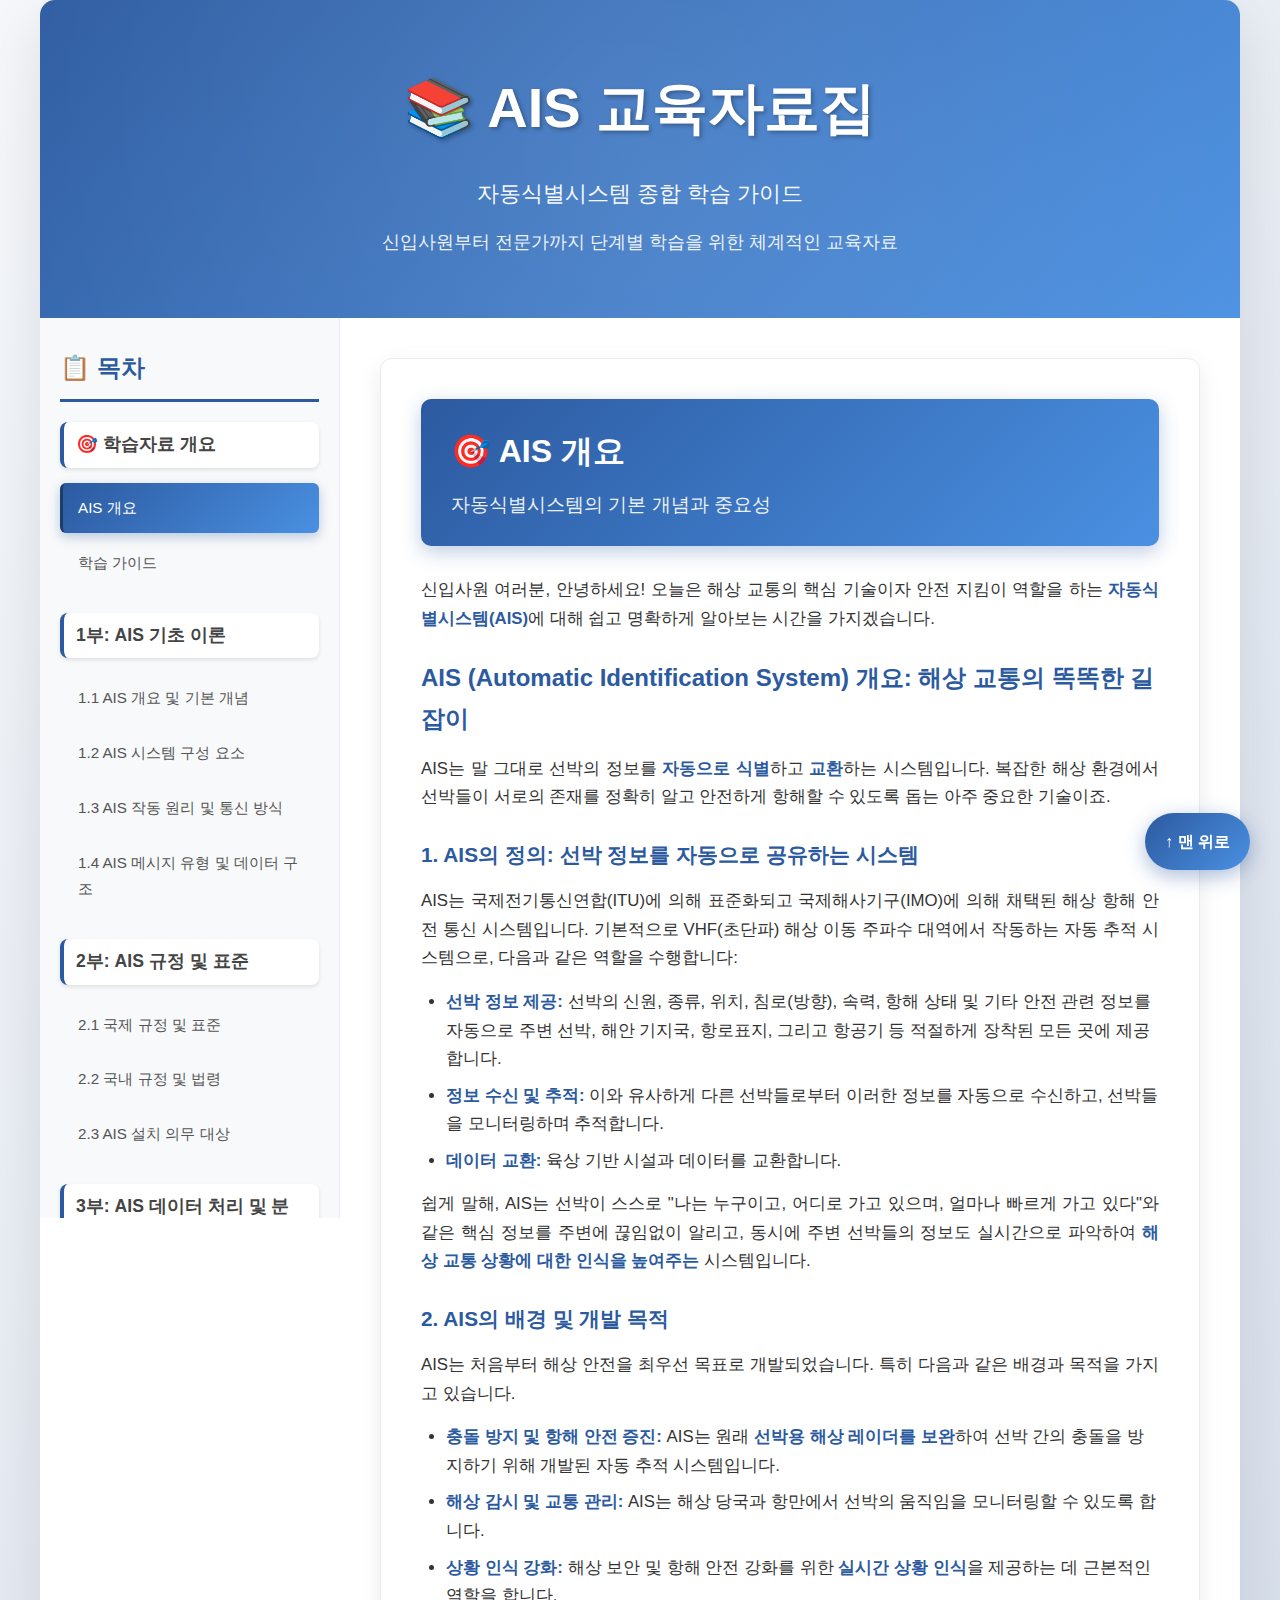
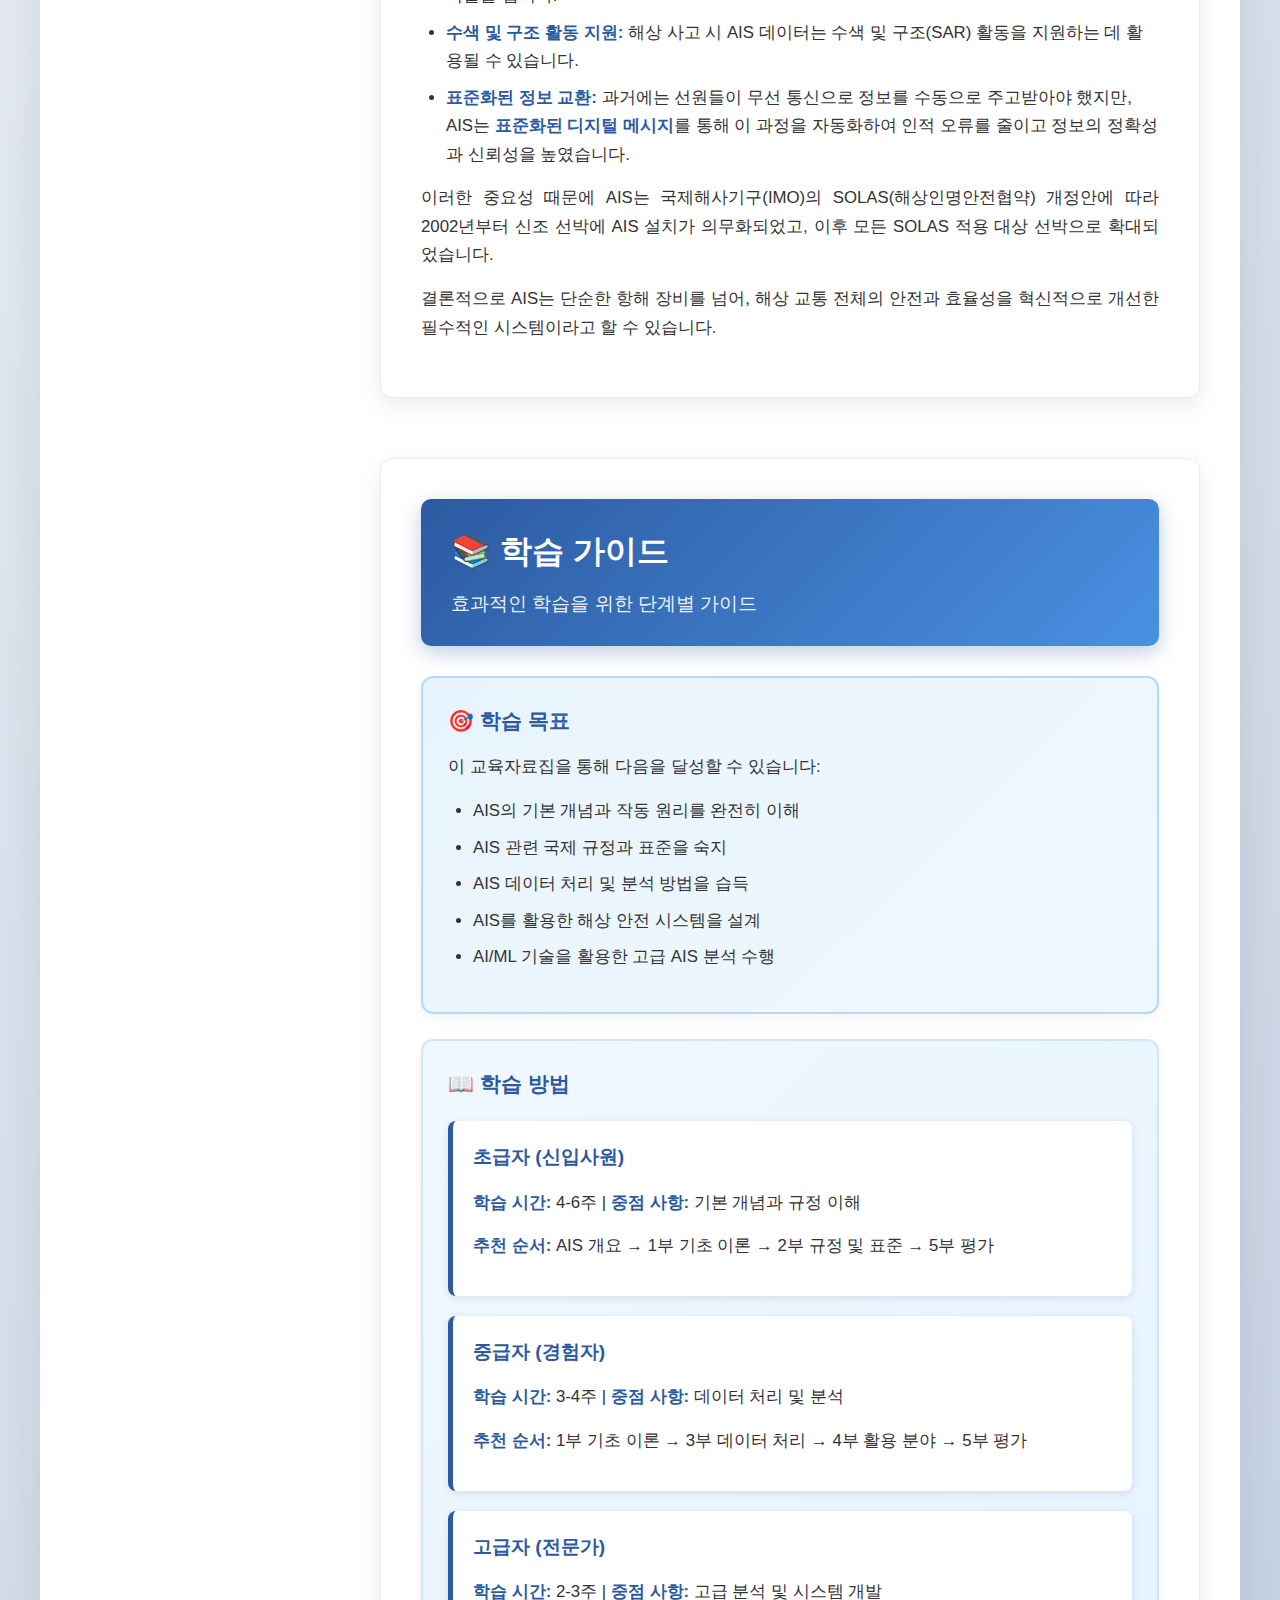
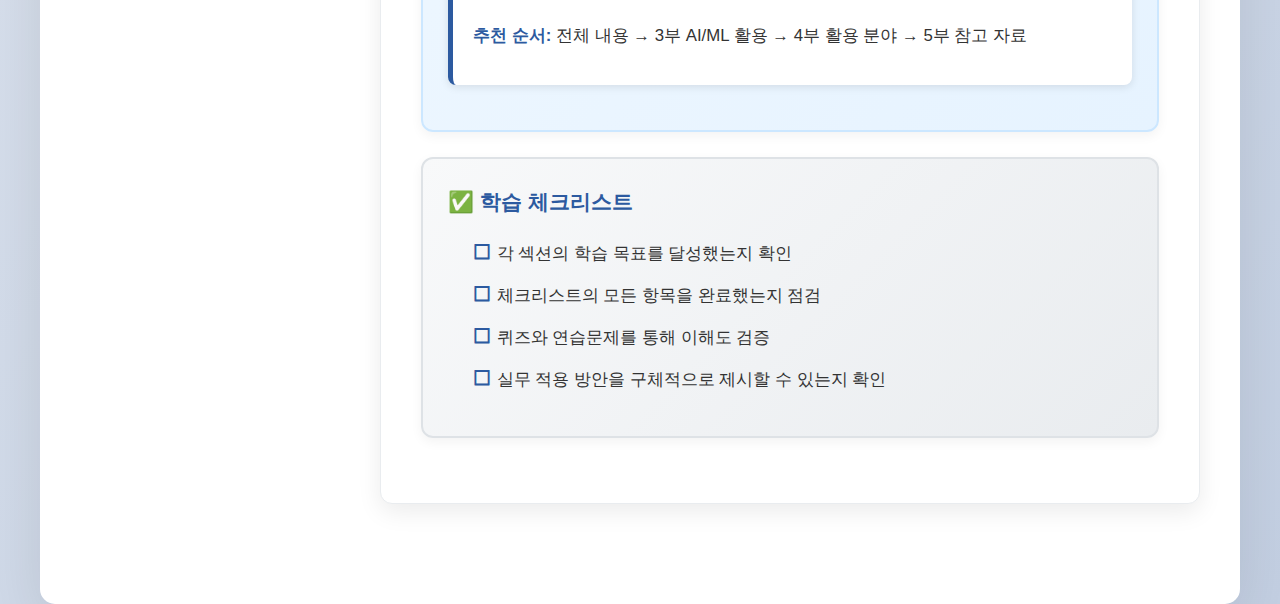
<file: AIS 교육자료집 웹버전.html>
<!DOCTYPE html>
<html lang="ko">
<head>
    <meta charset="UTF-8">
    <meta name="viewport" content="width=device-width, initial-scale=1.0">
    <title>AIS 교육자료집 - 종합 학습 가이드</title>
    <style>
        * {
            margin: 0;
            padding: 0;
            box-sizing: border-box;
        }
        
        body {
            font-family: 'Malgun Gothic', '맑은 고딕', 'Apple SD Gothic Neo', 'Noto Sans KR', sans-serif;
            line-height: 1.7;
            color: #333;
            background: linear-gradient(135deg, #f5f7fa 0%, #c3cfe2 100%);
            min-height: 100vh;
        }
        
        .container {
            max-width: 1200px;
            margin: 0 auto;
            background: white;
            box-shadow: 0 20px 60px rgba(0,0,0,0.1);
            border-radius: 15px;
            overflow: hidden;
        }
        
        .header {
            background: linear-gradient(135deg, #2c5aa0 0%, #4a90e2 100%);
            color: white;
            padding: 60px 40px;
            text-align: center;
            position: relative;
            overflow: hidden;
        }
        
        .header::before {
            content: '';
            position: absolute;
            top: -50%;
            left: -50%;
            width: 200%;
            height: 200%;
            background: radial-gradient(circle, rgba(255,255,255,0.1) 0%, transparent 70%);
            animation: float 6s ease-in-out infinite;
        }
        
        @keyframes float {
            0%, 100% { transform: translateY(0px) rotate(0deg); }
            50% { transform: translateY(-20px) rotate(180deg); }
        }
        
        .header h1 {
            font-size: 3.5em;
            margin-bottom: 20px;
            text-shadow: 2px 2px 4px rgba(0,0,0,0.3);
            position: relative;
            z-index: 1;
        }
        
        .header .subtitle {
            font-size: 1.4em;
            margin-bottom: 15px;
            opacity: 0.95;
            position: relative;
            z-index: 1;
        }
        
        .header .description {
            font-size: 1.1em;
            opacity: 0.9;
            position: relative;
            z-index: 1;
        }
        
        .main-content {
            display: flex;
            min-height: 80vh;
        }
        
        .sidebar {
            width: 300px;
            background: #f8f9fa;
            border-right: 1px solid #e9ecef;
            padding: 30px 20px;
            position: sticky;
            top: 0;
            height: 100vh;
            overflow-y: auto;
        }
        
        .content-area {
            flex: 1;
            padding: 40px;
        }
        
        .toc {
            margin-bottom: 30px;
        }
        
        .toc h2 {
            color: #2c5aa0;
            font-size: 1.5em;
            margin-bottom: 20px;
            padding-bottom: 10px;
            border-bottom: 3px solid #2c5aa0;
        }
        
        .toc-section {
            margin-bottom: 25px;
        }
        
        .toc-section h3 {
            color: #444;
            font-size: 1.1em;
            margin-bottom: 15px;
            padding: 8px 12px;
            background: white;
            border-radius: 8px;
            border-left: 4px solid #2c5aa0;
            box-shadow: 0 2px 4px rgba(0,0,0,0.1);
        }
        
        .toc-list {
            list-style: none;
            padding: 0;
            margin: 0;
        }
        
        .toc-list li {
            margin: 5px 0;
        }
        
        .toc-list a {
            display: block;
            padding: 12px 15px;
            text-decoration: none;
            color: #555;
            border-radius: 6px;
            transition: all 0.3s ease;
            font-size: 0.95em;
            border-left: 3px solid transparent;
        }
        
        .toc-list a:hover {
            background: linear-gradient(135deg, #e3f2fd 0%, #f3e5f5 100%);
            color: #2c5aa0;
            border-left-color: #2c5aa0;
            transform: translateX(5px);
            box-shadow: 0 4px 8px rgba(0,0,0,0.1);
        }
        
        .toc-list a.active {
            background: linear-gradient(135deg, #2c5aa0 0%, #4a90e2 100%);
            color: white;
            border-left-color: #1e3d6f;
            box-shadow: 0 4px 12px rgba(44, 90, 160, 0.3);
        }
        
        .section {
            margin-bottom: 60px;
            padding: 40px;
            background: white;
            border-radius: 12px;
            box-shadow: 0 8px 25px rgba(0,0,0,0.08);
            border: 1px solid #e9ecef;
        }
        
        .section-header {
            background: linear-gradient(135deg, #2c5aa0 0%, #4a90e2 100%);
            color: white;
            padding: 25px 30px;
            border-radius: 10px;
            margin-bottom: 30px;
            box-shadow: 0 6px 20px rgba(44, 90, 160, 0.3);
        }
        
        .section-header h2 {
            font-size: 2em;
            margin-bottom: 10px;
        }
        
        .section-header .subtitle {
            font-size: 1.2em;
            opacity: 0.9;
        }
        
        .content h1, .content h2, .content h3, .content h4, .content h5, .content h6 {
            color: #2c5aa0;
            margin: 25px 0 15px 0;
            font-weight: 600;
        }
        
        .content h1 { font-size: 2.2em; }
        .content h2 { font-size: 1.8em; }
        .content h3 { font-size: 1.5em; }
        .content h4 { font-size: 1.3em; }
        .content h5 { font-size: 1.1em; }
        .content h6 { font-size: 1em; }
        
        .content p {
            margin: 15px 0;
            text-align: justify;
            font-size: 1.05em;
        }
        
        .content ul, .content ol {
            margin: 15px 0;
            padding-left: 25px;
        }
        
        .content li {
            margin: 8px 0;
            font-size: 1.05em;
        }
        
        .content strong {
            color: #2c5aa0;
            font-weight: 600;
        }
        
        .content em {
            color: #666;
            font-style: italic;
        }
        
        .content code {
            background: #f8f9fa;
            padding: 3px 8px;
            border-radius: 4px;
            font-family: 'Consolas', 'Monaco', 'Courier New', monospace;
            color: #e83e8c;
            font-size: 0.9em;
        }
        
        .content pre {
            background: #f8f9fa;
            padding: 20px;
            border-radius: 8px;
            overflow-x: auto;
            margin: 20px 0;
            border-left: 4px solid #2c5aa0;
        }
        
        .content blockquote {
            border-left: 4px solid #2c5aa0;
            margin: 20px 0;
            padding: 15px 25px;
            background: #f8f9fa;
            border-radius: 0 8px 8px 0;
        }
        
        .learning-objectives {
            background: linear-gradient(135deg, #e8f4fd 0%, #f0f8ff 100%);
            border: 2px solid #b3d9ff;
            border-radius: 12px;
            padding: 25px;
            margin: 25px 0;
            box-shadow: 0 4px 12px rgba(0,0,0,0.05);
        }
        
        .learning-objectives h3 {
            color: #2c5aa0;
            margin-top: 0;
            font-size: 1.3em;
        }
        
        .learning-guide {
            background: linear-gradient(135deg, #f0f8ff 0%, #e6f3ff 100%);
            border: 2px solid #cce7ff;
            border-radius: 12px;
            padding: 25px;
            margin: 25px 0;
            box-shadow: 0 4px 12px rgba(0,0,0,0.05);
        }
        
        .learning-guide h3 {
            color: #2c5aa0;
            margin-top: 0;
            font-size: 1.3em;
        }
        
        .level-guide {
            margin: 20px 0;
            padding: 20px;
            background: white;
            border-radius: 8px;
            border-left: 5px solid #2c5aa0;
            box-shadow: 0 2px 8px rgba(0,0,0,0.1);
        }
        
        .level-guide h4 {
            color: #2c5aa0;
            margin: 0 0 10px 0;
            font-size: 1.2em;
        }
        
        .checklist {
            background: linear-gradient(135deg, #f8f9fa 0%, #e9ecef 100%);
            border: 2px solid #dee2e6;
            border-radius: 12px;
            padding: 25px;
            margin: 25px 0;
            box-shadow: 0 4px 12px rgba(0,0,0,0.05);
        }
        
        .checklist h3 {
            color: #2c5aa0;
            margin-top: 0;
            font-size: 1.3em;
        }
        
        .checklist ul {
            margin: 15px 0;
        }
        
        .checklist li {
            margin: 8px 0;
            list-style: none;
            font-size: 1.05em;
        }
        
        .checklist li:before {
            content: "☐ ";
            color: #2c5aa0;
            font-weight: bold;
            font-size: 1.2em;
        }
        
        .back-to-top {
            position: fixed;
            bottom: 30px;
            right: 30px;
            background: linear-gradient(135deg, #2c5aa0 0%, #4a90e2 100%);
            color: white;
            padding: 15px 20px;
            border-radius: 50px;
            text-decoration: none;
            font-weight: bold;
            box-shadow: 0 6px 20px rgba(44, 90, 160, 0.4);
            transition: all 0.3s ease;
            z-index: 1000;
        }
        
        .back-to-top:hover {
            transform: translateY(-3px);
            box-shadow: 0 8px 25px rgba(44, 90, 160, 0.6);
            color: white;
        }
        
        .progress-bar {
            position: fixed;
            top: 0;
            left: 0;
            width: 0%;
            height: 4px;
            background: linear-gradient(135deg, #2c5aa0 0%, #4a90e2 100%);
            z-index: 1001;
            transition: width 0.3s ease;
        }
        
        @media print {
            body {
                background: white;
            }
            
            .container {
                box-shadow: none;
                border-radius: 0;
            }
            
            .sidebar {
                display: none;
            }
            
            .back-to-top {
                display: none;
            }
            
            .progress-bar {
                display: none;
            }
            
            .section {
                page-break-before: always;
                box-shadow: none;
                border: none;
            }
            
            .section:first-of-type {
                page-break-before: avoid;
            }
        }
        
        @media (max-width: 768px) {
            .main-content {
                flex-direction: column;
            }
            
            .sidebar {
                width: 100%;
                height: auto;
                position: static;
            }
            
            .content-area {
                padding: 20px;
            }
            
            .section {
                padding: 20px;
            }
        }
    </style>
</head>
<body>
    <div class="progress-bar" id="progressBar"></div>
    
    <div class="container">
        <div class="header">
            <h1>📚 AIS 교육자료집</h1>
            <p class="subtitle">자동식별시스템 종합 학습 가이드</p>
            <p class="description">신입사원부터 전문가까지 단계별 학습을 위한 체계적인 교육자료</p>
        </div>

        <div class="main-content">
            <nav class="sidebar">
                <div class="toc">
                    <h2>📋 목차</h2>
                    
                    <div class="toc-section">
                        <h3>🎯 학습자료 개요</h3>
                        <ul class="toc-list">
                            <li><a href="#overview" class="toc-link">AIS 개요</a></li>
                            <li><a href="#learning-guide" class="toc-link">학습 가이드</a></li>
                        </ul>
                    </div>
                    
                    <div class="toc-section">
                        <h3>1부: AIS 기초 이론</h3>
                        <ul class="toc-list">
                            <li><a href="#section-1-1" class="toc-link">1.1 AIS 개요 및 기본 개념</a></li>
                            <li><a href="#section-1-2" class="toc-link">1.2 AIS 시스템 구성 요소</a></li>
                            <li><a href="#section-1-3" class="toc-link">1.3 AIS 작동 원리 및 통신 방식</a></li>
                            <li><a href="#section-1-4" class="toc-link">1.4 AIS 메시지 유형 및 데이터 구조</a></li>
                        </ul>
                    </div>
                    
                    <div class="toc-section">
                        <h3>2부: AIS 규정 및 표준</h3>
                        <ul class="toc-list">
                            <li><a href="#section-2-1" class="toc-link">2.1 국제 규정 및 표준</a></li>
                            <li><a href="#section-2-2" class="toc-link">2.2 국내 규정 및 법령</a></li>
                            <li><a href="#section-2-3" class="toc-link">2.3 AIS 설치 의무 대상</a></li>
                        </ul>
                    </div>
                    
                    <div class="toc-section">
                        <h3>3부: AIS 데이터 처리 및 분석</h3>
                        <ul class="toc-list">
                            <li><a href="#section-3-1" class="toc-link">3.1 AIS 데이터 전처리</a></li>
                            <li><a href="#section-3-2" class="toc-link">3.2 데이터 품질 관리</a></li>
                            <li><a href="#section-3-3" class="toc-link">3.3 기계학습 및 AI 활용</a></li>
                        </ul>
                    </div>
                    
                    <div class="toc-section">
                        <h3>4부: AIS 활용 분야</h3>
                        <ul class="toc-list">
                            <li><a href="#section-4-1" class="toc-link">4.1 해상 안전 및 보안</a></li>
                            <li><a href="#section-4-2" class="toc-link">4.2 해상 교통 관제</a></li>
                        </ul>
                    </div>
                    
                    <div class="toc-section">
                        <h3>5부: 실습 및 평가</h3>
                        <ul class="toc-list">
                            <li><a href="#section-5-1" class="toc-link">5.1 퀴즈 및 연습문제</a></li>
                            <li><a href="#section-5-2" class="toc-link">5.2 핵심 용어 사전</a></li>
                            <li><a href="#section-5-3" class="toc-link">5.3 참고 자료 및 링크</a></li>
                        </ul>
                    </div>
                </div>
            </nav>

            <main class="content-area">
                <div id="overview" class="section">
                    <div class="section-header">
                        <h2>🎯 AIS 개요</h2>
                        <p class="subtitle">자동식별시스템의 기본 개념과 중요성</p>
                    </div>
                    <div class="content">
                        <p>신입사원 여러분, 안녕하세요! 오늘은 해상 교통의 핵심 기술이자 안전 지킴이 역할을 하는 <strong>자동식별시스템(AIS)</strong>에 대해 쉽고 명확하게 알아보는 시간을 가지겠습니다.</p>
                        
                        <h3>AIS (Automatic Identification System) 개요: 해상 교통의 똑똑한 길잡이</h3>
                        
                        <p>AIS는 말 그대로 선박의 정보를 <strong>자동으로 식별</strong>하고 <strong>교환</strong>하는 시스템입니다. 복잡한 해상 환경에서 선박들이 서로의 존재를 정확히 알고 안전하게 항해할 수 있도록 돕는 아주 중요한 기술이죠.</p>
                        
                        <h4>1. AIS의 정의: 선박 정보를 자동으로 공유하는 시스템</h4>
                        
                        <p>AIS는 국제전기통신연합(ITU)에 의해 표준화되고 국제해사기구(IMO)에 의해 채택된 해상 항해 안전 통신 시스템입니다. 기본적으로 VHF(초단파) 해상 이동 주파수 대역에서 작동하는 자동 추적 시스템으로, 다음과 같은 역할을 수행합니다:</p>
                        
                        <ul>
                            <li><strong>선박 정보 제공:</strong> 선박의 신원, 종류, 위치, 침로(방향), 속력, 항해 상태 및 기타 안전 관련 정보를 자동으로 주변 선박, 해안 기지국, 항로표지, 그리고 항공기 등 적절하게 장착된 모든 곳에 제공합니다.</li>
                            <li><strong>정보 수신 및 추적:</strong> 이와 유사하게 다른 선박들로부터 이러한 정보를 자동으로 수신하고, 선박들을 모니터링하며 추적합니다.</li>
                            <li><strong>데이터 교환:</strong> 육상 기반 시설과 데이터를 교환합니다.</li>
                        </ul>
                        
                        <p>쉽게 말해, AIS는 선박이 스스로 "나는 누구이고, 어디로 가고 있으며, 얼마나 빠르게 가고 있다"와 같은 핵심 정보를 주변에 끊임없이 알리고, 동시에 주변 선박들의 정보도 실시간으로 파악하여 <strong>해상 교통 상황에 대한 인식을 높여주는</strong> 시스템입니다.</p>
                        
                        <h4>2. AIS의 배경 및 개발 목적</h4>
                        
                        <p>AIS는 처음부터 해상 안전을 최우선 목표로 개발되었습니다. 특히 다음과 같은 배경과 목적을 가지고 있습니다.</p>
                        
                        <ul>
                            <li><strong>충돌 방지 및 항해 안전 증진:</strong> AIS는 원래 <strong>선박용 해상 레이더를 보완</strong>하여 선박 간의 충돌을 방지하기 위해 개발된 자동 추적 시스템입니다.</li>
                            <li><strong>해상 감시 및 교통 관리:</strong> AIS는 해상 당국과 항만에서 선박의 움직임을 모니터링할 수 있도록 합니다.</li>
                            <li><strong>상황 인식 강화:</strong> 해상 보안 및 항해 안전 강화를 위한 <strong>실시간 상황 인식</strong>을 제공하는 데 근본적인 역할을 합니다.</li>
                            <li><strong>수색 및 구조 활동 지원:</strong> 해상 사고 시 AIS 데이터는 수색 및 구조(SAR) 활동을 지원하는 데 활용될 수 있습니다.</li>
                            <li><strong>표준화된 정보 교환:</strong> 과거에는 선원들이 무선 통신으로 정보를 수동으로 주고받아야 했지만, AIS는 <strong>표준화된 디지털 메시지</strong>를 통해 이 과정을 자동화하여 인적 오류를 줄이고 정보의 정확성과 신뢰성을 높였습니다.</li>
                        </ul>
                        
                        <p>이러한 중요성 때문에 AIS는 국제해사기구(IMO)의 SOLAS(해상인명안전협약) 개정안에 따라 2002년부터 신조 선박에 AIS 설치가 의무화되었고, 이후 모든 SOLAS 적용 대상 선박으로 확대되었습니다.</p>
                        
                        <p>결론적으로 AIS는 단순한 항해 장비를 넘어, 해상 교통 전체의 안전과 효율성을 혁신적으로 개선한 필수적인 시스템이라고 할 수 있습니다.</p>
                    </div>
                </div>

                <div id="learning-guide" class="section">
                    <div class="section-header">
                        <h2>📚 학습 가이드</h2>
                        <p class="subtitle">효과적인 학습을 위한 단계별 가이드</p>
                    </div>
                    <div class="content">
                        <div class="learning-objectives">
                            <h3>🎯 학습 목표</h3>
                            <p>이 교육자료집을 통해 다음을 달성할 수 있습니다:</p>
                            <ul>
                                <li>AIS의 기본 개념과 작동 원리를 완전히 이해</li>
                                <li>AIS 관련 국제 규정과 표준을 숙지</li>
                                <li>AIS 데이터 처리 및 분석 방법을 습득</li>
                                <li>AIS를 활용한 해상 안전 시스템을 설계</li>
                                <li>AI/ML 기술을 활용한 고급 AIS 분석 수행</li>
                            </ul>
                        </div>
                        
                        <div class="learning-guide">
                            <h3>📖 학습 방법</h3>
                            
                            <div class="level-guide">
                                <h4>초급자 (신입사원)</h4>
                                <p><strong>학습 시간:</strong> 4-6주 | <strong>중점 사항:</strong> 기본 개념과 규정 이해</p>
                                <p><strong>추천 순서:</strong> AIS 개요 → 1부 기초 이론 → 2부 규정 및 표준 → 5부 평가</p>
                            </div>
                            
                            <div class="level-guide">
                                <h4>중급자 (경험자)</h4>
                                <p><strong>학습 시간:</strong> 3-4주 | <strong>중점 사항:</strong> 데이터 처리 및 분석</p>
                                <p><strong>추천 순서:</strong> 1부 기초 이론 → 3부 데이터 처리 → 4부 활용 분야 → 5부 평가</p>
                            </div>
                            
                            <div class="level-guide">
                                <h4>고급자 (전문가)</h4>
                                <p><strong>학습 시간:</strong> 2-3주 | <strong>중점 사항:</strong> 고급 분석 및 시스템 개발</p>
                                <p><strong>추천 순서:</strong> 전체 내용 → 3부 AI/ML 활용 → 4부 활용 분야 → 5부 참고 자료</p>
                            </div>
                        </div>
                        
                        <div class="checklist">
                            <h3>✅ 학습 체크리스트</h3>
                            <ul>
                                <li>각 섹션의 학습 목표를 달성했는지 확인</li>
                                <li>체크리스트의 모든 항목을 완료했는지 점검</li>
                                <li>퀴즈와 연습문제를 통해 이해도 검증</li>
                                <li>실무 적용 방안을 구체적으로 제시할 수 있는지 확인</li>
                            </ul>
                        </div>
                    </div>
                </div>

                <!-- 여기에 각 섹션의 내용이 추가됩니다 -->
                <!-- 실제 구현에서는 각 마크다운 파일의 내용을 읽어와서 HTML로 변환하여 삽입합니다 -->
                
            </main>
        </div>
    </div>

    <a href="#" class="back-to-top" id="backToTop">↑ 맨 위로</a>

    <script>
        // 부드러운 스크롤 효과
        document.querySelectorAll('a[href^="#"]').forEach(anchor => {
            anchor.addEventListener('click', function (e) {
                e.preventDefault();
                const target = document.querySelector(this.getAttribute('href'));
                if (target) {
                    target.scrollIntoView({
                        behavior: 'smooth',
                        block: 'start'
                    });
                    
                    // 목차에서 활성 링크 업데이트
                    updateActiveLink(this);
                }
            });
        });
        
        // 활성 링크 업데이트
        function updateActiveLink(activeLink) {
            document.querySelectorAll('.toc-link').forEach(link => {
                link.classList.remove('active');
            });
            activeLink.classList.add('active');
        }
        
        // 스크롤 진행률 표시
        window.addEventListener('scroll', function() {
            const winScroll = document.body.scrollTop || document.documentElement.scrollTop;
            const height = document.documentElement.scrollHeight - document.documentElement.clientHeight;
            const scrolled = (winScroll / height) * 100;
            document.getElementById('progressBar').style.width = scrolled + '%';
            
            // 맨 위로 버튼 표시/숨김
            const backToTop = document.getElementById('backToTop');
            if (winScroll > 300) {
                backToTop.style.display = 'block';
            } else {
                backToTop.style.display = 'none';
            }
        });
        
        // 맨 위로 버튼 클릭 이벤트
        document.getElementById('backToTop').addEventListener('click', function(e) {
            e.preventDefault();
            window.scrollTo({
                top: 0,
                behavior: 'smooth'
            });
        });
        
        // 페이지 로드 시 첫 번째 링크 활성화
        document.addEventListener('DOMContentLoaded', function() {
            const firstLink = document.querySelector('.toc-link');
            if (firstLink) {
                firstLink.classList.add('active');
            }
        });
    </script>
</body>
</html>
</file>
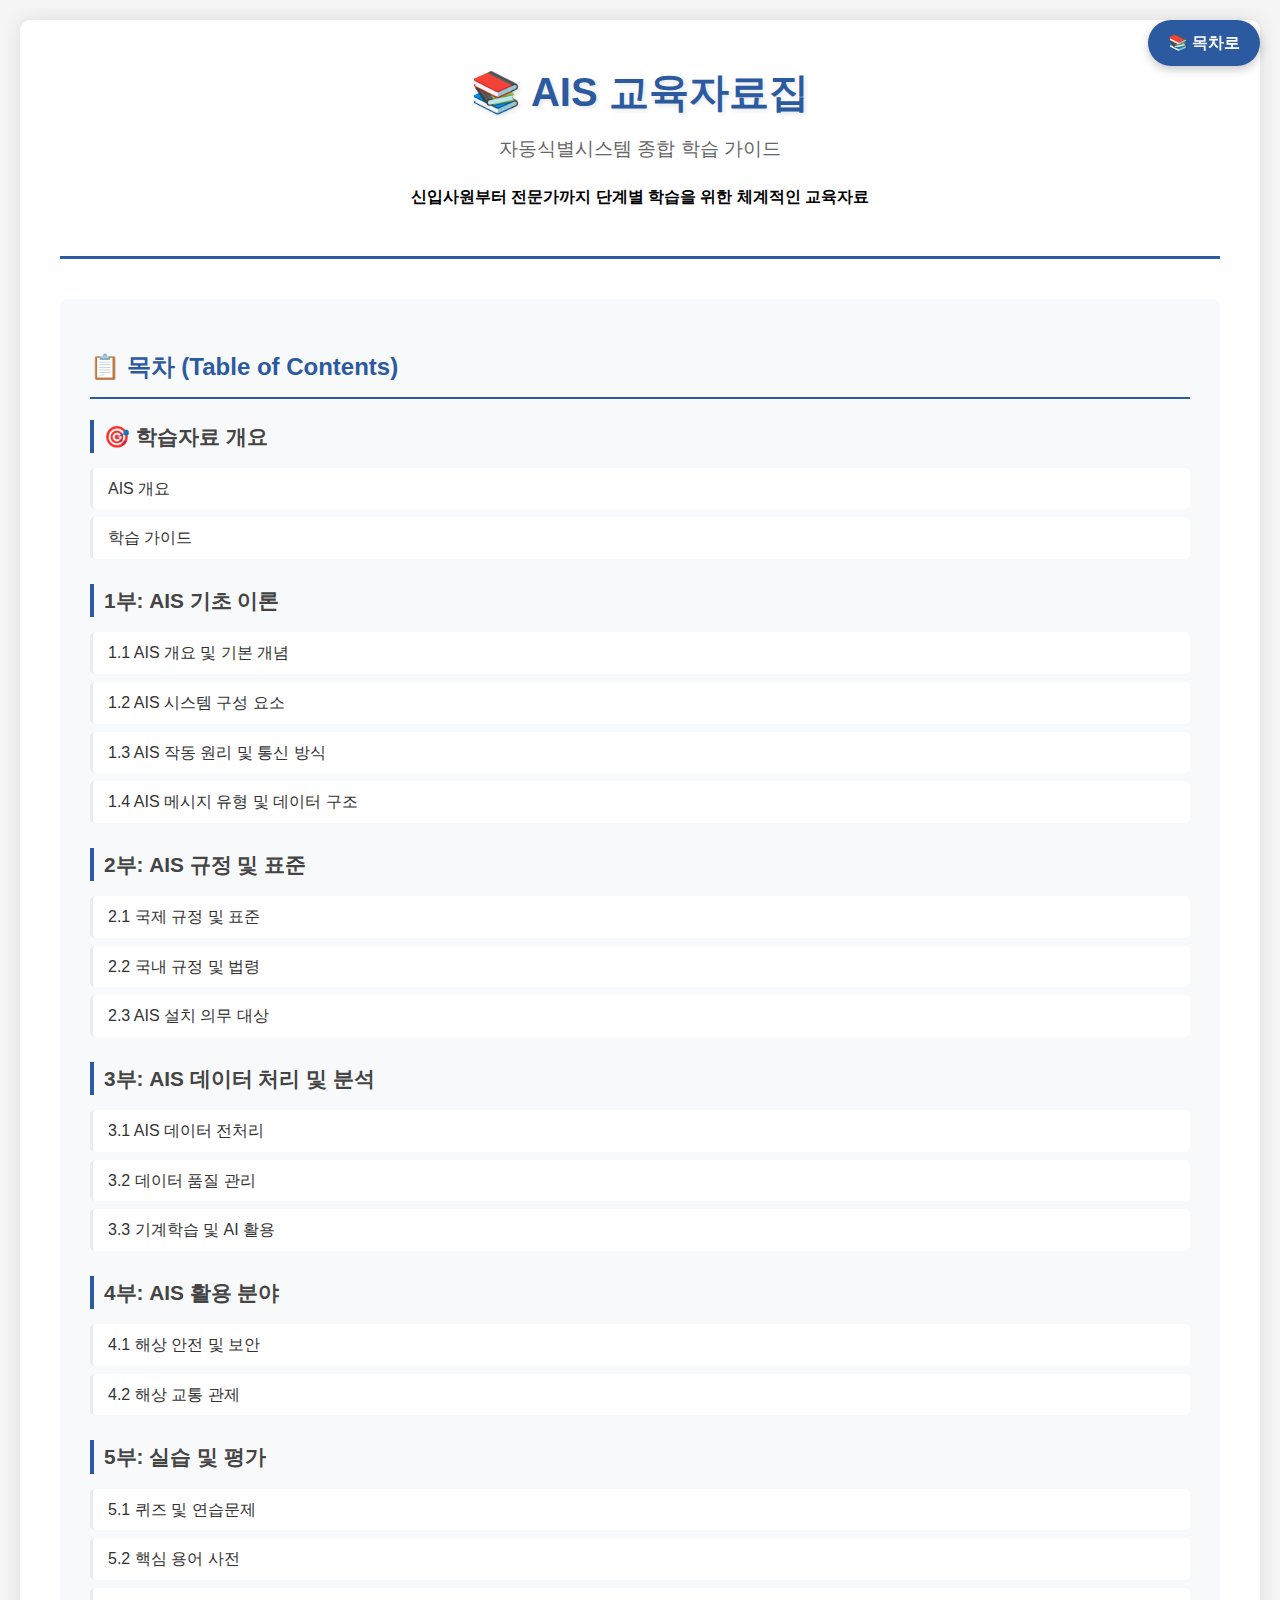
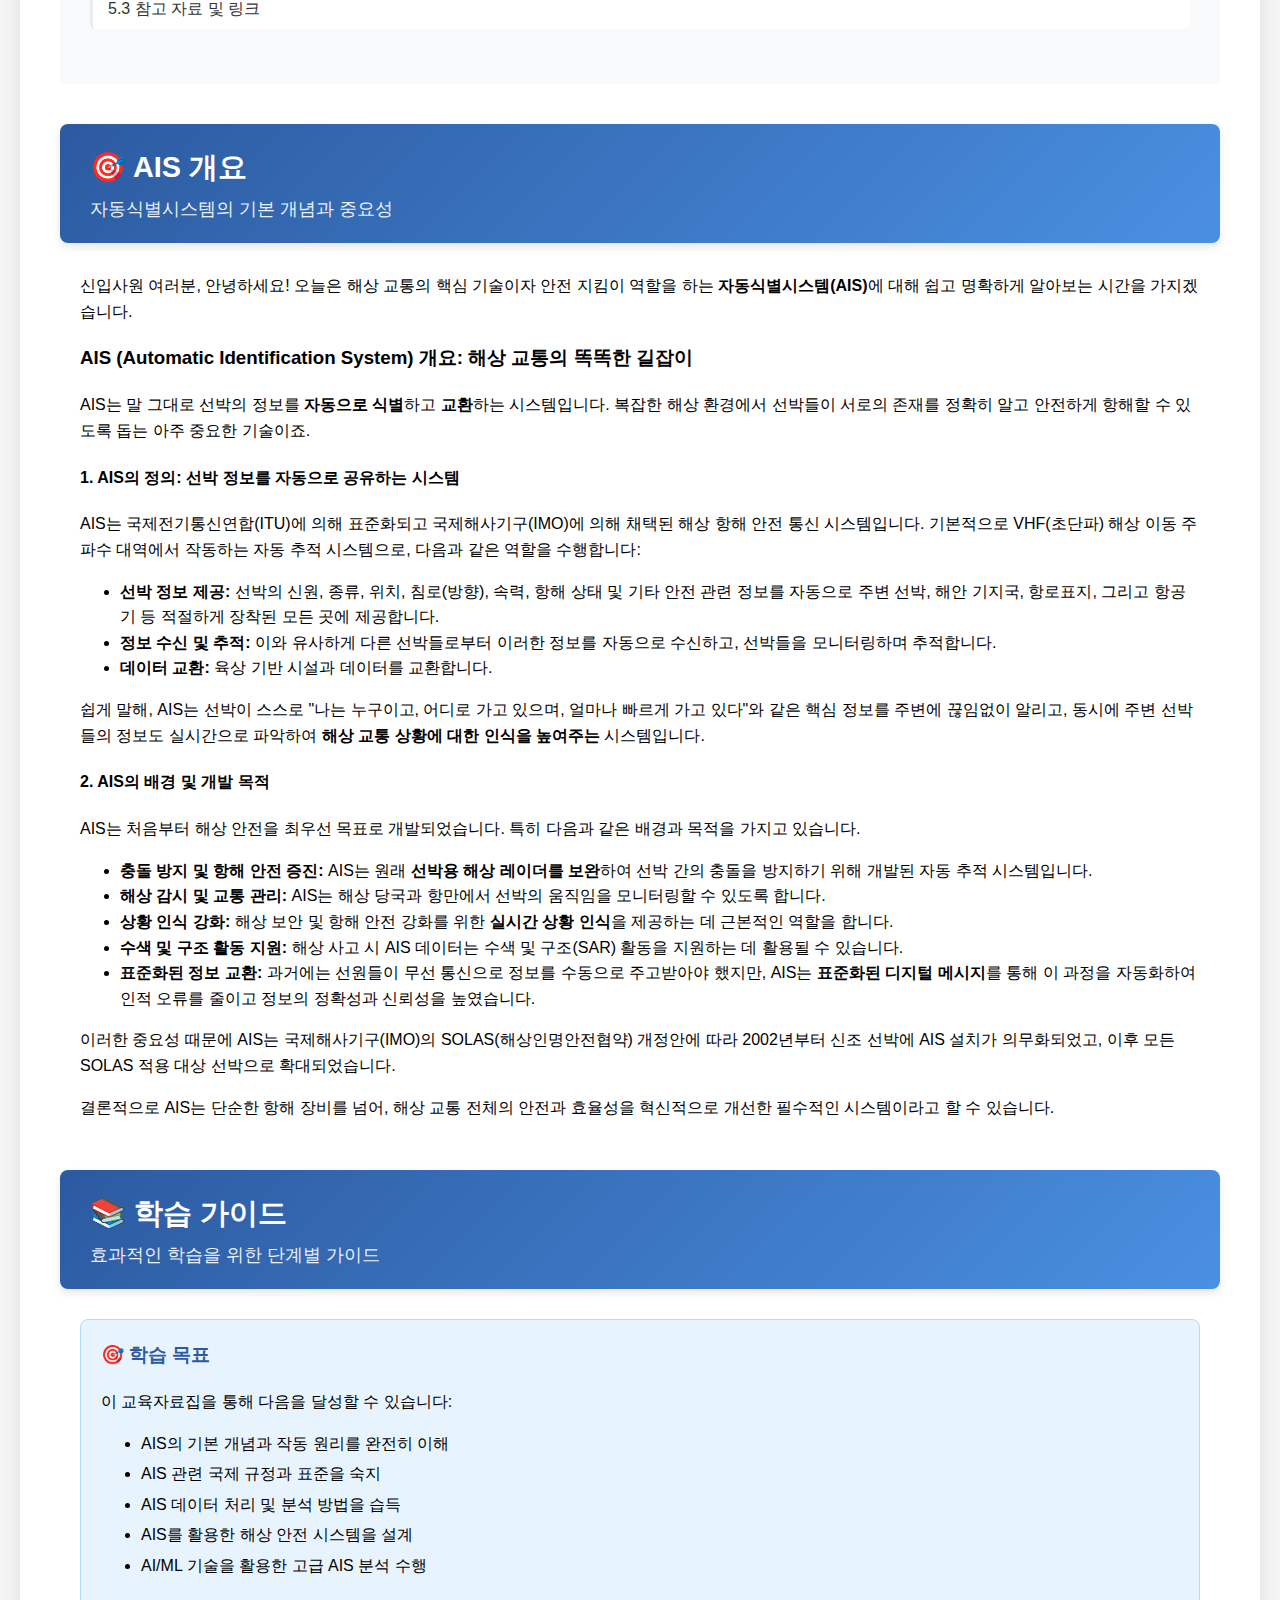
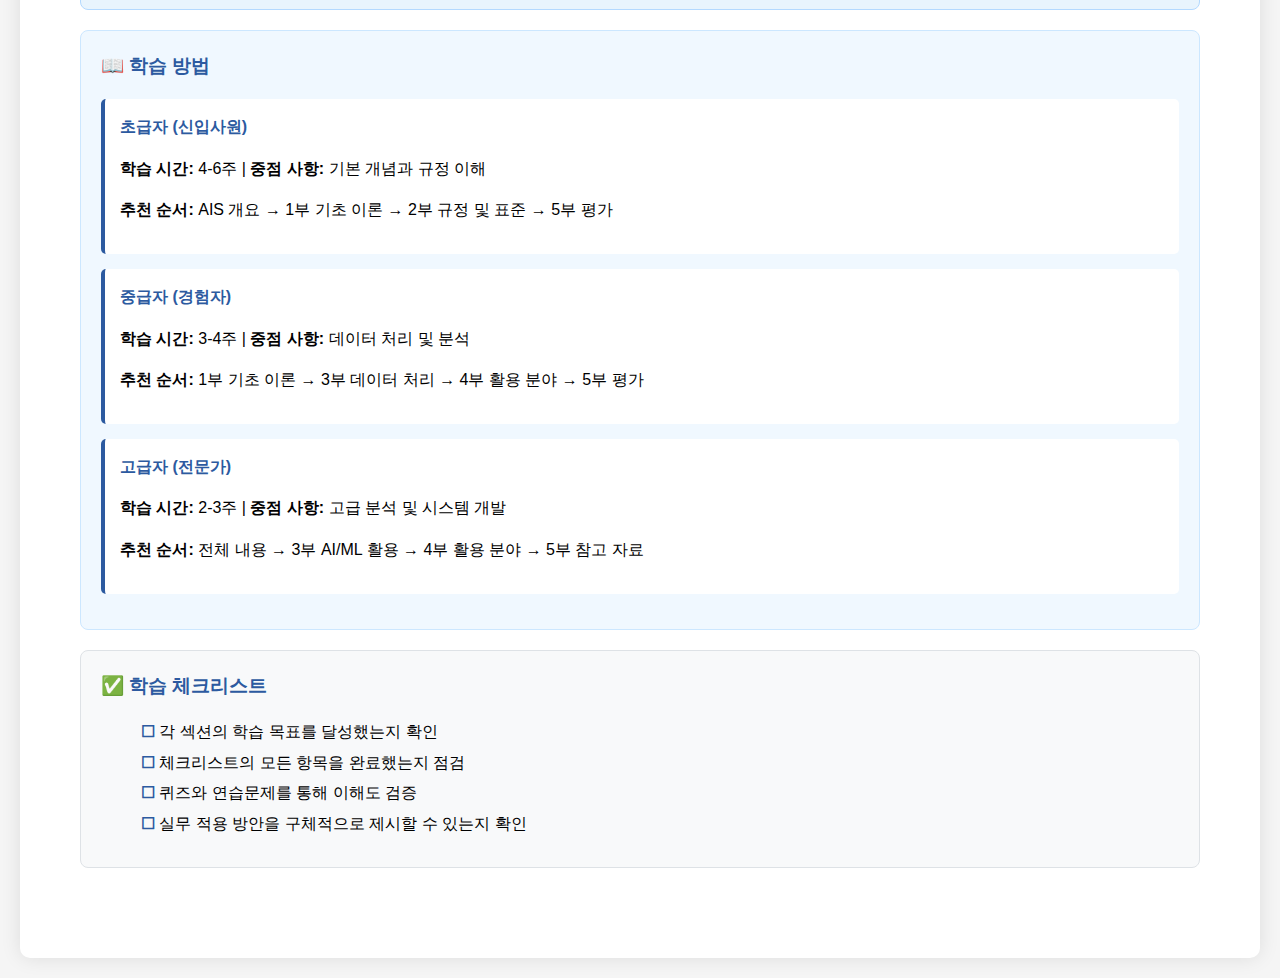
<file: AIS 교육자료집 통합본.html>
<!DOCTYPE html>
<html lang="ko">
<head>
    <meta charset="UTF-8">
    <meta name="viewport" content="width=device-width, initial-scale=1.0">
    <title>AIS 교육자료집 - 종합 학습 가이드</title>
    <style>
        body {
            font-family: 'Malgun Gothic', '맑은 고딕', Arial, sans-serif;
            line-height: 1.6;
            margin: 0;
            padding: 20px;
            background-color: #f5f5f5;
        }
        
        .container {
            max-width: 1200px;
            margin: 0 auto;
            background: white;
            padding: 40px;
            border-radius: 10px;
            box-shadow: 0 0 20px rgba(0,0,0,0.1);
        }
        
        .header {
            text-align: center;
            border-bottom: 3px solid #2c5aa0;
            padding-bottom: 30px;
            margin-bottom: 40px;
        }
        
        .header h1 {
            color: #2c5aa0;
            font-size: 2.5em;
            margin: 0;
            text-shadow: 2px 2px 4px rgba(0,0,0,0.1);
        }
        
        .header .subtitle {
            color: #666;
            font-size: 1.2em;
            margin-top: 10px;
        }
        
        .toc {
            background: #f8f9fa;
            padding: 30px;
            border-radius: 8px;
            margin-bottom: 40px;
        }
        
        .toc h2 {
            color: #2c5aa0;
            border-bottom: 2px solid #2c5aa0;
            padding-bottom: 10px;
            margin-bottom: 20px;
        }
        
        .toc-section {
            margin-bottom: 25px;
        }
        
        .toc-section h3 {
            color: #444;
            font-size: 1.3em;
            margin-bottom: 15px;
            padding-left: 10px;
            border-left: 4px solid #2c5aa0;
        }
        
        .toc-list {
            list-style: none;
            padding: 0;
            margin: 0;
        }
        
        .toc-list li {
            margin: 8px 0;
            padding: 8px 15px;
            background: white;
            border-radius: 5px;
            border-left: 3px solid #e9ecef;
            transition: all 0.3s ease;
        }
        
        .toc-list li:hover {
            background: #e3f2fd;
            border-left-color: #2c5aa0;
            transform: translateX(5px);
        }
        
        .toc-list a {
            text-decoration: none;
            color: #333;
            font-weight: 500;
            display: block;
        }
        
        .toc-list a:hover {
            color: #2c5aa0;
        }
        
        .content-section {
            margin-bottom: 50px;
            page-break-before: always;
        }
        
        .content-section:first-of-type {
            page-break-before: avoid;
        }
        
        .section-header {
            background: linear-gradient(135deg, #2c5aa0, #4a90e2);
            color: white;
            padding: 20px 30px;
            border-radius: 8px;
            margin-bottom: 30px;
            box-shadow: 0 4px 8px rgba(0,0,0,0.1);
        }
        
        .section-header h2 {
            margin: 0;
            font-size: 1.8em;
        }
        
        .section-header .section-subtitle {
            margin: 5px 0 0 0;
            opacity: 0.9;
            font-size: 1.1em;
        }
        
        .content {
            padding: 0 20px;
        }
        
        .learning-objectives {
            background: #e8f4fd;
            border: 1px solid #b3d9ff;
            border-radius: 8px;
            padding: 20px;
            margin: 20px 0;
        }
        
        .learning-objectives h3 {
            color: #2c5aa0;
            margin-top: 0;
        }
        
        .learning-objectives ul {
            margin: 10px 0;
        }
        
        .learning-objectives li {
            margin: 5px 0;
        }
        
        .learning-guide {
            background: #f0f8ff;
            border: 1px solid #cce7ff;
            border-radius: 8px;
            padding: 20px;
            margin: 20px 0;
        }
        
        .learning-guide h3 {
            color: #2c5aa0;
            margin-top: 0;
        }
        
        .level-guide {
            margin: 15px 0;
            padding: 15px;
            background: white;
            border-radius: 5px;
            border-left: 4px solid #2c5aa0;
        }
        
        .level-guide h4 {
            color: #2c5aa0;
            margin: 0 0 10px 0;
        }
        
        .checklist {
            background: #f8f9fa;
            border: 1px solid #dee2e6;
            border-radius: 8px;
            padding: 20px;
            margin: 20px 0;
        }
        
        .checklist h3 {
            color: #2c5aa0;
            margin-top: 0;
        }
        
        .checklist ul {
            margin: 10px 0;
        }
        
        .checklist li {
            margin: 5px 0;
            list-style: none;
        }
        
        .checklist li:before {
            content: "☐ ";
            color: #2c5aa0;
            font-weight: bold;
        }
        
        .back-to-toc {
            position: fixed;
            top: 20px;
            right: 20px;
            background: #2c5aa0;
            color: white;
            padding: 10px 20px;
            border-radius: 25px;
            text-decoration: none;
            font-weight: bold;
            box-shadow: 0 4px 8px rgba(0,0,0,0.2);
            z-index: 1000;
        }
        
        .back-to-toc:hover {
            background: #1e3d6f;
            color: white;
        }
        
        .page-break {
            page-break-before: always;
        }
        
        @media print {
            body {
                background: white;
            }
            
            .container {
                box-shadow: none;
                padding: 0;
            }
            
            .back-to-toc {
                display: none;
            }
            
            .toc {
                page-break-after: always;
            }
        }
    </style>
</head>
<body>
    <a href="#toc" class="back-to-toc">📚 목차로</a>
    
    <div class="container">
        <div class="header">
            <h1>📚 AIS 교육자료집</h1>
            <p class="subtitle">자동식별시스템 종합 학습 가이드</p>
            <p><strong>신입사원부터 전문가까지 단계별 학습을 위한 체계적인 교육자료</strong></p>
        </div>

        <div id="toc" class="toc">
            <h2>📋 목차 (Table of Contents)</h2>
            
            <div class="toc-section">
                <h3>🎯 학습자료 개요</h3>
                <ul class="toc-list">
                    <li><a href="#overview">AIS 개요</a></li>
                    <li><a href="#learning-guide">학습 가이드</a></li>
                </ul>
            </div>
            
            <div class="toc-section">
                <h3>1부: AIS 기초 이론</h3>
                <ul class="toc-list">
                    <li><a href="#section-1-1">1.1 AIS 개요 및 기본 개념</a></li>
                    <li><a href="#section-1-2">1.2 AIS 시스템 구성 요소</a></li>
                    <li><a href="#section-1-3">1.3 AIS 작동 원리 및 통신 방식</a></li>
                    <li><a href="#section-1-4">1.4 AIS 메시지 유형 및 데이터 구조</a></li>
                </ul>
            </div>
            
            <div class="toc-section">
                <h3>2부: AIS 규정 및 표준</h3>
                <ul class="toc-list">
                    <li><a href="#section-2-1">2.1 국제 규정 및 표준</a></li>
                    <li><a href="#section-2-2">2.2 국내 규정 및 법령</a></li>
                    <li><a href="#section-2-3">2.3 AIS 설치 의무 대상</a></li>
                </ul>
            </div>
            
            <div class="toc-section">
                <h3>3부: AIS 데이터 처리 및 분석</h3>
                <ul class="toc-list">
                    <li><a href="#section-3-1">3.1 AIS 데이터 전처리</a></li>
                    <li><a href="#section-3-2">3.2 데이터 품질 관리</a></li>
                    <li><a href="#section-3-3">3.3 기계학습 및 AI 활용</a></li>
                </ul>
            </div>
            
            <div class="toc-section">
                <h3>4부: AIS 활용 분야</h3>
                <ul class="toc-list">
                    <li><a href="#section-4-1">4.1 해상 안전 및 보안</a></li>
                    <li><a href="#section-4-2">4.2 해상 교통 관제</a></li>
                </ul>
            </div>
            
            <div class="toc-section">
                <h3>5부: 실습 및 평가</h3>
                <ul class="toc-list">
                    <li><a href="#section-5-1">5.1 퀴즈 및 연습문제</a></li>
                    <li><a href="#section-5-2">5.2 핵심 용어 사전</a></li>
                    <li><a href="#section-5-3">5.3 참고 자료 및 링크</a></li>
                </ul>
            </div>
        </div>

        <div id="overview" class="content-section">
            <div class="section-header">
                <h2>🎯 AIS 개요</h2>
                <p class="section-subtitle">자동식별시스템의 기본 개념과 중요성</p>
            </div>
            <div class="content">
                <p>신입사원 여러분, 안녕하세요! 오늘은 해상 교통의 핵심 기술이자 안전 지킴이 역할을 하는 <strong>자동식별시스템(AIS)</strong>에 대해 쉽고 명확하게 알아보는 시간을 가지겠습니다.</p>
                
                <h3>AIS (Automatic Identification System) 개요: 해상 교통의 똑똑한 길잡이</h3>
                
                <p>AIS는 말 그대로 선박의 정보를 <strong>자동으로 식별</strong>하고 <strong>교환</strong>하는 시스템입니다. 복잡한 해상 환경에서 선박들이 서로의 존재를 정확히 알고 안전하게 항해할 수 있도록 돕는 아주 중요한 기술이죠.</p>
                
                <h4>1. AIS의 정의: 선박 정보를 자동으로 공유하는 시스템</h4>
                
                <p>AIS는 국제전기통신연합(ITU)에 의해 표준화되고 국제해사기구(IMO)에 의해 채택된 해상 항해 안전 통신 시스템입니다. 기본적으로 VHF(초단파) 해상 이동 주파수 대역에서 작동하는 자동 추적 시스템으로, 다음과 같은 역할을 수행합니다:</p>
                
                <ul>
                    <li><strong>선박 정보 제공:</strong> 선박의 신원, 종류, 위치, 침로(방향), 속력, 항해 상태 및 기타 안전 관련 정보를 자동으로 주변 선박, 해안 기지국, 항로표지, 그리고 항공기 등 적절하게 장착된 모든 곳에 제공합니다.</li>
                    <li><strong>정보 수신 및 추적:</strong> 이와 유사하게 다른 선박들로부터 이러한 정보를 자동으로 수신하고, 선박들을 모니터링하며 추적합니다.</li>
                    <li><strong>데이터 교환:</strong> 육상 기반 시설과 데이터를 교환합니다.</li>
                </ul>
                
                <p>쉽게 말해, AIS는 선박이 스스로 "나는 누구이고, 어디로 가고 있으며, 얼마나 빠르게 가고 있다"와 같은 핵심 정보를 주변에 끊임없이 알리고, 동시에 주변 선박들의 정보도 실시간으로 파악하여 <strong>해상 교통 상황에 대한 인식을 높여주는</strong> 시스템입니다.</p>
                
                <h4>2. AIS의 배경 및 개발 목적</h4>
                
                <p>AIS는 처음부터 해상 안전을 최우선 목표로 개발되었습니다. 특히 다음과 같은 배경과 목적을 가지고 있습니다.</p>
                
                <ul>
                    <li><strong>충돌 방지 및 항해 안전 증진:</strong> AIS는 원래 <strong>선박용 해상 레이더를 보완</strong>하여 선박 간의 충돌을 방지하기 위해 개발된 자동 추적 시스템입니다.</li>
                    <li><strong>해상 감시 및 교통 관리:</strong> AIS는 해상 당국과 항만에서 선박의 움직임을 모니터링할 수 있도록 합니다.</li>
                    <li><strong>상황 인식 강화:</strong> 해상 보안 및 항해 안전 강화를 위한 <strong>실시간 상황 인식</strong>을 제공하는 데 근본적인 역할을 합니다.</li>
                    <li><strong>수색 및 구조 활동 지원:</strong> 해상 사고 시 AIS 데이터는 수색 및 구조(SAR) 활동을 지원하는 데 활용될 수 있습니다.</li>
                    <li><strong>표준화된 정보 교환:</strong> 과거에는 선원들이 무선 통신으로 정보를 수동으로 주고받아야 했지만, AIS는 <strong>표준화된 디지털 메시지</strong>를 통해 이 과정을 자동화하여 인적 오류를 줄이고 정보의 정확성과 신뢰성을 높였습니다.</li>
                </ul>
                
                <p>이러한 중요성 때문에 AIS는 국제해사기구(IMO)의 SOLAS(해상인명안전협약) 개정안에 따라 2002년부터 신조 선박에 AIS 설치가 의무화되었고, 이후 모든 SOLAS 적용 대상 선박으로 확대되었습니다.</p>
                
                <p>결론적으로 AIS는 단순한 항해 장비를 넘어, 해상 교통 전체의 안전과 효율성을 혁신적으로 개선한 필수적인 시스템이라고 할 수 있습니다.</p>
            </div>
        </div>

        <div id="learning-guide" class="content-section">
            <div class="section-header">
                <h2>📚 학습 가이드</h2>
                <p class="section-subtitle">효과적인 학습을 위한 단계별 가이드</p>
            </div>
            <div class="content">
                <div class="learning-objectives">
                    <h3>🎯 학습 목표</h3>
                    <p>이 교육자료집을 통해 다음을 달성할 수 있습니다:</p>
                    <ul>
                        <li>AIS의 기본 개념과 작동 원리를 완전히 이해</li>
                        <li>AIS 관련 국제 규정과 표준을 숙지</li>
                        <li>AIS 데이터 처리 및 분석 방법을 습득</li>
                        <li>AIS를 활용한 해상 안전 시스템을 설계</li>
                        <li>AI/ML 기술을 활용한 고급 AIS 분석 수행</li>
                    </ul>
                </div>
                
                <div class="learning-guide">
                    <h3>📖 학습 방법</h3>
                    
                    <div class="level-guide">
                        <h4>초급자 (신입사원)</h4>
                        <p><strong>학습 시간:</strong> 4-6주 | <strong>중점 사항:</strong> 기본 개념과 규정 이해</p>
                        <p><strong>추천 순서:</strong> AIS 개요 → 1부 기초 이론 → 2부 규정 및 표준 → 5부 평가</p>
                    </div>
                    
                    <div class="level-guide">
                        <h4>중급자 (경험자)</h4>
                        <p><strong>학습 시간:</strong> 3-4주 | <strong>중점 사항:</strong> 데이터 처리 및 분석</p>
                        <p><strong>추천 순서:</strong> 1부 기초 이론 → 3부 데이터 처리 → 4부 활용 분야 → 5부 평가</p>
                    </div>
                    
                    <div class="level-guide">
                        <h4>고급자 (전문가)</h4>
                        <p><strong>학습 시간:</strong> 2-3주 | <strong>중점 사항:</strong> 고급 분석 및 시스템 개발</p>
                        <p><strong>추천 순서:</strong> 전체 내용 → 3부 AI/ML 활용 → 4부 활용 분야 → 5부 참고 자료</p>
                    </div>
                </div>
                
                <div class="checklist">
                    <h3>✅ 학습 체크리스트</h3>
                    <ul>
                        <li>각 섹션의 학습 목표를 달성했는지 확인</li>
                        <li>체크리스트의 모든 항목을 완료했는지 점검</li>
                        <li>퀴즈와 연습문제를 통해 이해도 검증</li>
                        <li>실무 적용 방안을 구체적으로 제시할 수 있는지 확인</li>
                    </ul>
                </div>
            </div>
        </div>

        <!-- 여기에 각 섹션의 내용이 추가됩니다 -->
        <!-- 실제 구현에서는 각 마크다운 파일의 내용을 읽어와서 HTML로 변환하여 삽입합니다 -->
        
    </div>

    <script>
        // 부드러운 스크롤 효과
        document.querySelectorAll('a[href^="#"]').forEach(anchor => {
            anchor.addEventListener('click', function (e) {
                e.preventDefault();
                const target = document.querySelector(this.getAttribute('href'));
                if (target) {
                    target.scrollIntoView({
                        behavior: 'smooth',
                        block: 'start'
                    });
                }
            });
        });
        
        // 목차로 돌아가기 버튼 표시/숨김
        window.addEventListener('scroll', function() {
            const backButton = document.querySelector('.back-to-toc');
            if (window.scrollY > 300) {
                backButton.style.display = 'block';
            } else {
                backButton.style.display = 'none';
            }
        });
    </script>
</body>
</html>
</file>
<file: styles.css>
/* Reset and Base Styles */
* {
    margin: 0;
    padding: 0;
    box-sizing: border-box;
}

body {
    font-family: 'Segoe UI', Tahoma, Geneva, Verdana, sans-serif;
    line-height: 1.6;
    color: #333;
    background-color: #f8f9fa;
}

.container {
    max-width: 1200px;
    margin: 0 auto;
    padding: 0 20px;
}

/* Header Styles */
.header {
    background: linear-gradient(135deg, #1e3c72 0%, #2a5298 100%);
    color: white;
    padding: 1rem 0;
    position: fixed;
    top: 0;
    width: 100%;
    z-index: 1000;
    box-shadow: 0 2px 10px rgba(0,0,0,0.1);
}

.header-content {
    display: flex;
    justify-content: space-between;
    align-items: center;
    flex-wrap: wrap;
}

.logo {
    display: flex;
    align-items: center;
    gap: 10px;
    font-size: 1.5rem;
    font-weight: bold;
}

.logo i {
    font-size: 2rem;
    color: #4fc3f7;
}

.nav ul {
    display: flex;
    list-style: none;
    gap: 2rem;
}

.nav a {
    color: white;
    text-decoration: none;
    font-weight: 500;
    transition: color 0.3s ease;
}

.nav a:hover {
    color: #4fc3f7;
}

.search-container {
    display: flex;
    align-items: center;
    gap: 10px;
}

.search-container input {
    padding: 8px 12px;
    border: none;
    border-radius: 20px;
    width: 200px;
    outline: none;
}

.search-container button {
    background: #4fc3f7;
    border: none;
    padding: 8px 12px;
    border-radius: 50%;
    color: white;
    cursor: pointer;
    transition: background 0.3s ease;
}

.search-container button:hover {
    background: #29b6f6;
}

/* Main Content */
.main {
    margin-top: 80px;
}

/* Hero Section */
.hero {
    background: linear-gradient(135deg, #667eea 0%, #764ba2 100%);
    color: white;
    padding: 4rem 0;
    text-align: center;
}

.hero-content h2 {
    font-size: 3rem;
    margin-bottom: 1rem;
    font-weight: 700;
}

.hero-content p {
    font-size: 1.2rem;
    margin-bottom: 2rem;
    opacity: 0.9;
}

.hero-buttons {
    display: flex;
    gap: 1rem;
    justify-content: center;
    flex-wrap: wrap;
}

/* Button Styles */
.btn {
    display: inline-block;
    padding: 12px 24px;
    border: none;
    border-radius: 25px;
    text-decoration: none;
    font-weight: 600;
    cursor: pointer;
    transition: all 0.3s ease;
    text-align: center;
}

.btn-primary {
    background: #4fc3f7;
    color: white;
}

.btn-primary:hover {
    background: #29b6f6;
    transform: translateY(-2px);
    box-shadow: 0 4px 15px rgba(79, 195, 247, 0.3);
}

.btn-secondary {
    background: transparent;
    color: white;
    border: 2px solid white;
}

.btn-secondary:hover {
    background: white;
    color: #667eea;
}

/* Overview Section */
.overview {
    padding: 4rem 0;
    background: white;
}

.overview h2 {
    text-align: center;
    font-size: 2.5rem;
    margin-bottom: 3rem;
    color: #1e3c72;
}

.overview-grid {
    display: grid;
    grid-template-columns: repeat(auto-fit, minmax(250px, 1fr));
    gap: 2rem;
}

.overview-card {
    background: #f8f9fa;
    padding: 2rem;
    border-radius: 15px;
    text-align: center;
    box-shadow: 0 5px 15px rgba(0,0,0,0.1);
    transition: transform 0.3s ease;
}

.overview-card:hover {
    transform: translateY(-5px);
}

.overview-card i {
    font-size: 3rem;
    color: #4fc3f7;
    margin-bottom: 1rem;
}

.overview-card h3 {
    font-size: 1.5rem;
    margin-bottom: 1rem;
    color: #1e3c72;
}

.overview-card p {
    color: #666;
    line-height: 1.6;
}

/* Curriculum Section */
.curriculum {
    padding: 4rem 0;
    background: #f8f9fa;
}

.curriculum h2 {
    text-align: center;
    font-size: 2.5rem;
    margin-bottom: 3rem;
    color: #1e3c72;
}

.curriculum-tabs {
    display: flex;
    justify-content: center;
    gap: 1rem;
    margin-bottom: 3rem;
    flex-wrap: wrap;
}

.tab-btn {
    padding: 12px 24px;
    border: 2px solid #4fc3f7;
    background: transparent;
    color: #4fc3f7;
    border-radius: 25px;
    cursor: pointer;
    font-weight: 600;
    transition: all 0.3s ease;
}

.tab-btn.active,
.tab-btn:hover {
    background: #4fc3f7;
    color: white;
}

.tab-content {
    display: none;
}

.tab-content.active {
    display: block;
}

.course-section {
    margin-bottom: 3rem;
}

.course-section h3 {
    font-size: 1.8rem;
    color: #1e3c72;
    margin-bottom: 2rem;
    text-align: center;
}

.course-grid {
    display: grid;
    grid-template-columns: repeat(auto-fit, minmax(300px, 1fr));
    gap: 2rem;
}

.course-card {
    background: white;
    border-radius: 15px;
    padding: 2rem;
    box-shadow: 0 5px 15px rgba(0,0,0,0.1);
    transition: all 0.3s ease;
    cursor: pointer;
}

.course-card:hover {
    transform: translateY(-5px);
    box-shadow: 0 10px 25px rgba(0,0,0,0.15);
}

.course-header {
    display: flex;
    align-items: center;
    gap: 1rem;
    margin-bottom: 1rem;
}

.course-header i {
    font-size: 2rem;
    color: #4fc3f7;
}

.course-header h4 {
    font-size: 1.2rem;
    color: #1e3c72;
}

.course-card p {
    color: #666;
    margin-bottom: 1.5rem;
    line-height: 1.6;
}

.course-meta {
    display: flex;
    gap: 1rem;
    margin-bottom: 1.5rem;
    font-size: 0.9rem;
}

.course-meta span {
    display: flex;
    align-items: center;
    gap: 0.5rem;
    color: #666;
}

.course-meta i {
    color: #4fc3f7;
}

.course-btn {
    width: 100%;
}

/* Content Display */
.content {
    padding: 4rem 0;
    background: white;
    display: none;
}

.content.active {
    display: block;
}

.content-header {
    display: flex;
    align-items: center;
    gap: 2rem;
    margin-bottom: 2rem;
    padding-bottom: 1rem;
    border-bottom: 2px solid #e9ecef;
}

.content-header h2 {
    color: #1e3c72;
    flex: 1;
}

.content-body {
    background: #f8f9fa;
    padding: 2rem;
    border-radius: 15px;
    box-shadow: 0 5px 15px rgba(0,0,0,0.1);
    min-height: 400px;
}

.content-body h1,
.content-body h2,
.content-body h3,
.content-body h4 {
    color: #1e3c72;
    margin-bottom: 1rem;
}

.content-body p {
    margin-bottom: 1rem;
    line-height: 1.8;
}

.content-body ul,
.content-body ol {
    margin-bottom: 1rem;
    padding-left: 2rem;
}

.content-body li {
    margin-bottom: 0.5rem;
}

.content-body code {
    background: #e9ecef;
    padding: 2px 6px;
    border-radius: 4px;
    font-family: 'Courier New', monospace;
}

.content-body blockquote {
    border-left: 4px solid #4fc3f7;
    padding-left: 1rem;
    margin: 1rem 0;
    color: #666;
    font-style: italic;
}

/* Progress Section */
.progress {
    padding: 4rem 0;
    background: #f8f9fa;
}

.progress h2 {
    text-align: center;
    font-size: 2.5rem;
    margin-bottom: 3rem;
    color: #1e3c72;
}

.progress-grid {
    display: grid;
    grid-template-columns: repeat(auto-fit, minmax(250px, 1fr));
    gap: 2rem;
}

.progress-card {
    background: white;
    padding: 2rem;
    border-radius: 15px;
    text-align: center;
    box-shadow: 0 5px 15px rgba(0,0,0,0.1);
}

.progress-card h3 {
    color: #1e3c72;
    margin-bottom: 1rem;
}

.progress-bar {
    background: #e9ecef;
    height: 20px;
    border-radius: 10px;
    overflow: hidden;
    margin-bottom: 1rem;
}

.progress-fill {
    background: linear-gradient(90deg, #4fc3f7, #29b6f6);
    height: 100%;
    transition: width 0.3s ease;
}

/* Footer */
.footer {
    background: #1e3c72;
    color: white;
    padding: 3rem 0 1rem;
}

.footer-content {
    display: grid;
    grid-template-columns: repeat(auto-fit, minmax(250px, 1fr));
    gap: 2rem;
    margin-bottom: 2rem;
}

.footer-section h3,
.footer-section h4 {
    margin-bottom: 1rem;
    color: #4fc3f7;
}

.footer-section ul {
    list-style: none;
}

.footer-section ul li {
    margin-bottom: 0.5rem;
}

.footer-section a {
    color: #ccc;
    text-decoration: none;
    transition: color 0.3s ease;
}

.footer-section a:hover {
    color: #4fc3f7;
}

.footer-bottom {
    text-align: center;
    padding-top: 2rem;
    border-top: 1px solid #2a5298;
    color: #ccc;
}

/* Responsive Design */
@media (max-width: 768px) {
    .header-content {
        flex-direction: column;
        gap: 1rem;
    }
    
    .nav ul {
        gap: 1rem;
    }
    
    .search-container input {
        width: 150px;
    }
    
    .hero-content h2 {
        font-size: 2rem;
    }
    
    .hero-buttons {
        flex-direction: column;
        align-items: center;
    }
    
    .overview-grid,
    .course-grid,
    .progress-grid {
        grid-template-columns: 1fr;
    }
    
    .curriculum-tabs {
        flex-direction: column;
        align-items: center;
    }
    
    .content-header {
        flex-direction: column;
        align-items: flex-start;
    }
    
    .footer-content {
        grid-template-columns: 1fr;
        text-align: center;
    }
}

@media (max-width: 480px) {
    .container {
        padding: 0 15px;
    }
    
    .hero-content h2 {
        font-size: 1.5rem;
    }
    
    .hero-content p {
        font-size: 1rem;
    }
    
    .overview h2,
    .curriculum h2,
    .progress h2 {
        font-size: 2rem;
    }
    
    .course-card,
    .overview-card,
    .progress-card {
        padding: 1.5rem;
    }
}

/* Animation Classes */
.fade-in {
    animation: fadeIn 0.5s ease-in;
}

@keyframes fadeIn {
    from {
        opacity: 0;
        transform: translateY(20px);
    }
    to {
        opacity: 1;
        transform: translateY(0);
    }
}

.slide-in {
    animation: slideIn 0.3s ease-out;
}

@keyframes slideIn {
    from {
        transform: translateX(-100%);
    }
    to {
        transform: translateX(0);
    }
}

/* Loading Animation */
.loading {
    display: inline-block;
    width: 20px;
    height: 20px;
    border: 3px solid #f3f3f3;
    border-top: 3px solid #4fc3f7;
    border-radius: 50%;
    animation: spin 1s linear infinite;
}

@keyframes spin {
    0% { transform: rotate(0deg); }
    100% { transform: rotate(360deg); }
}

/* Table Styles */
.message-table {
    margin: 2rem 0;
    overflow-x: auto;
}

.message-table table {
    width: 100%;
    border-collapse: collapse;
    background: white;
    border-radius: 10px;
    overflow: hidden;
    box-shadow: 0 5px 15px rgba(0,0,0,0.1);
}

.message-table th,
.message-table td {
    padding: 12px 15px;
    text-align: left;
    border-bottom: 1px solid #e9ecef;
}

.message-table th {
    background: linear-gradient(135deg, #1e3c72 0%, #2a5298 100%);
    color: white;
    font-weight: 600;
    font-size: 0.9rem;
}

.message-table tr:hover {
    background-color: #f8f9fa;
}

.message-table td:first-child {
    font-weight: 600;
    color: #1e3c72;
}

/* Learning Objectives Styles */
.learning-objectives {
    background: linear-gradient(135deg, #e3f2fd 0%, #f3e5f5 100%);
    padding: 2rem;
    border-radius: 15px;
    margin: 2rem 0;
    border-left: 5px solid #4fc3f7;
}

.learning-objectives h4 {
    color: #1e3c72;
    margin-bottom: 1rem;
    font-size: 1.2rem;
}

.learning-objectives ul {
    margin: 0;
    padding-left: 1.5rem;
}

.learning-objectives li {
    margin-bottom: 0.5rem;
    color: #333;
}

/* Utility Classes */
.text-center { text-align: center; }
.text-left { text-align: left; }
.text-right { text-align: right; }

.mt-1 { margin-top: 0.5rem; }
.mt-2 { margin-top: 1rem; }
.mt-3 { margin-top: 1.5rem; }
.mt-4 { margin-top: 2rem; }

.mb-1 { margin-bottom: 0.5rem; }
.mb-2 { margin-bottom: 1rem; }
.mb-3 { margin-bottom: 1.5rem; }
.mb-4 { margin-bottom: 2rem; }

.p-1 { padding: 0.5rem; }
.p-2 { padding: 1rem; }
.p-3 { padding: 1.5rem; }
.p-4 { padding: 2rem; }

.hidden { display: none; }
.visible { display: block; }
</file>
